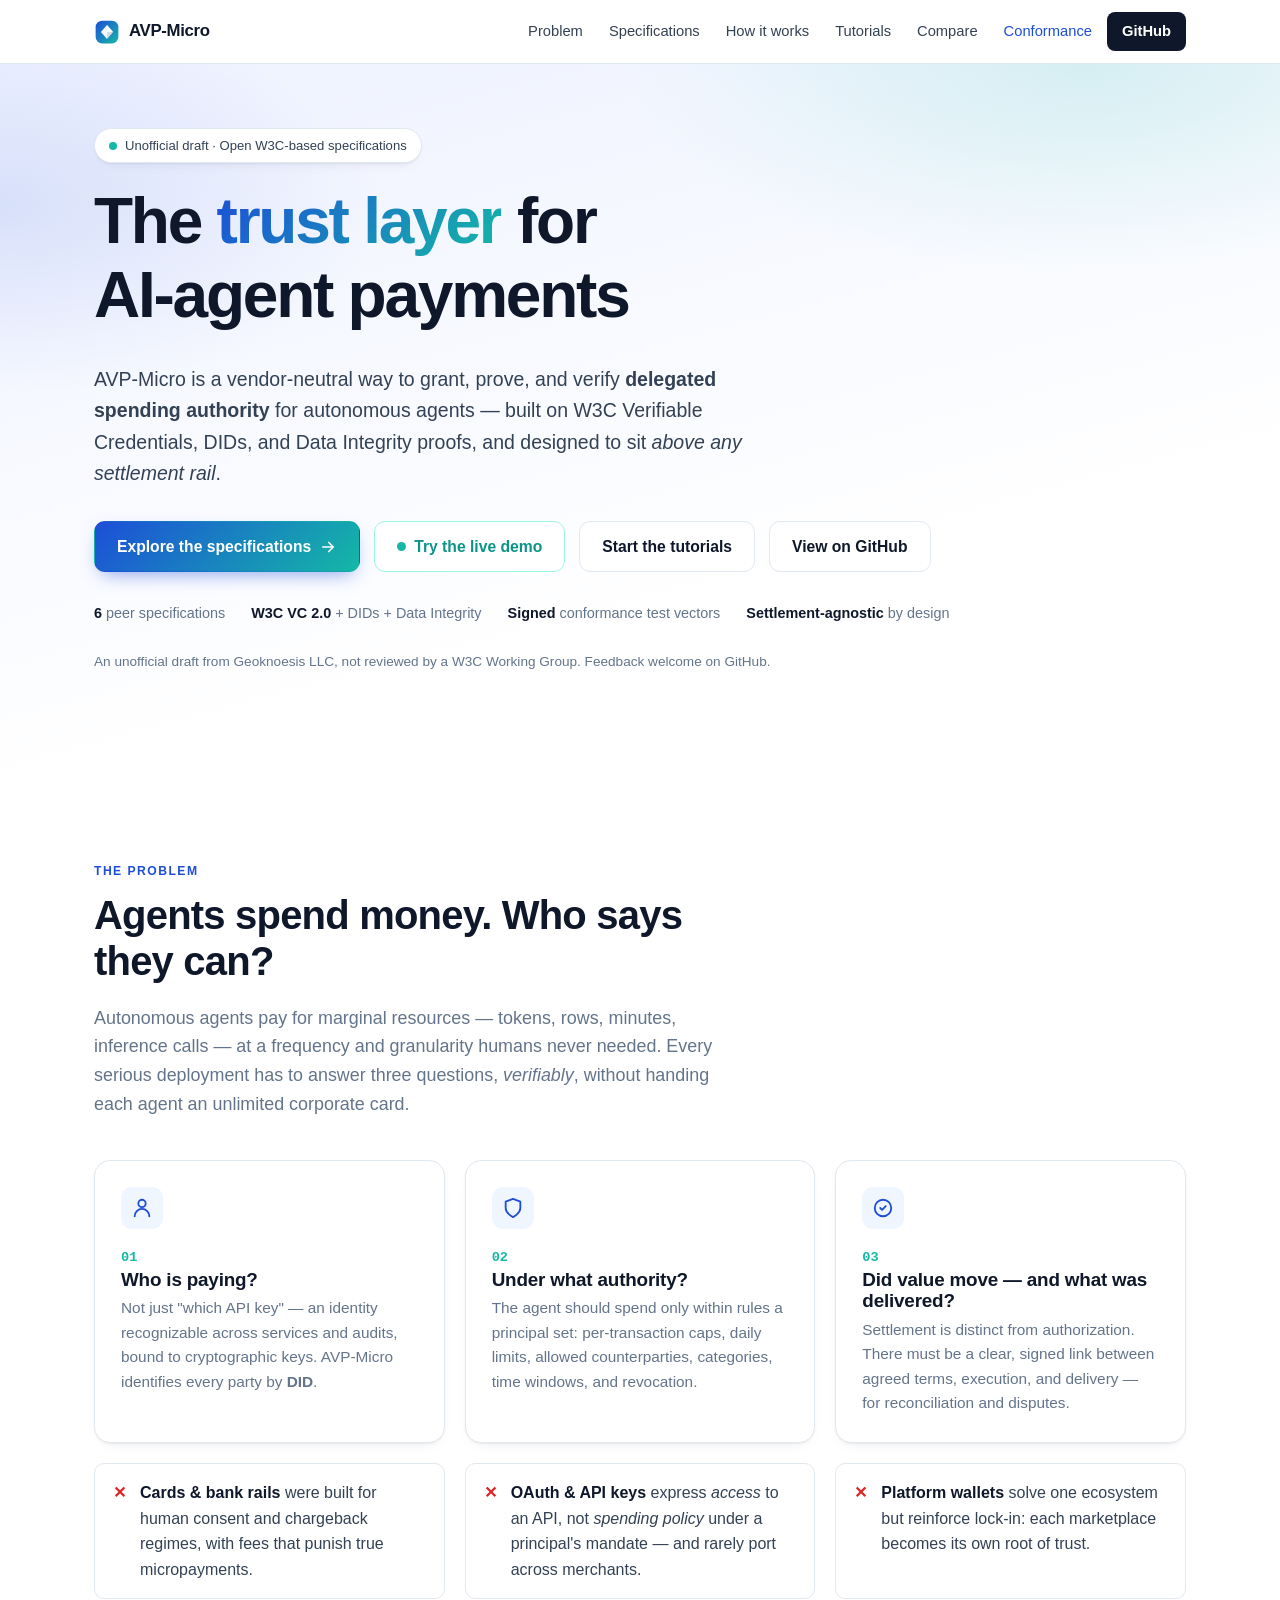
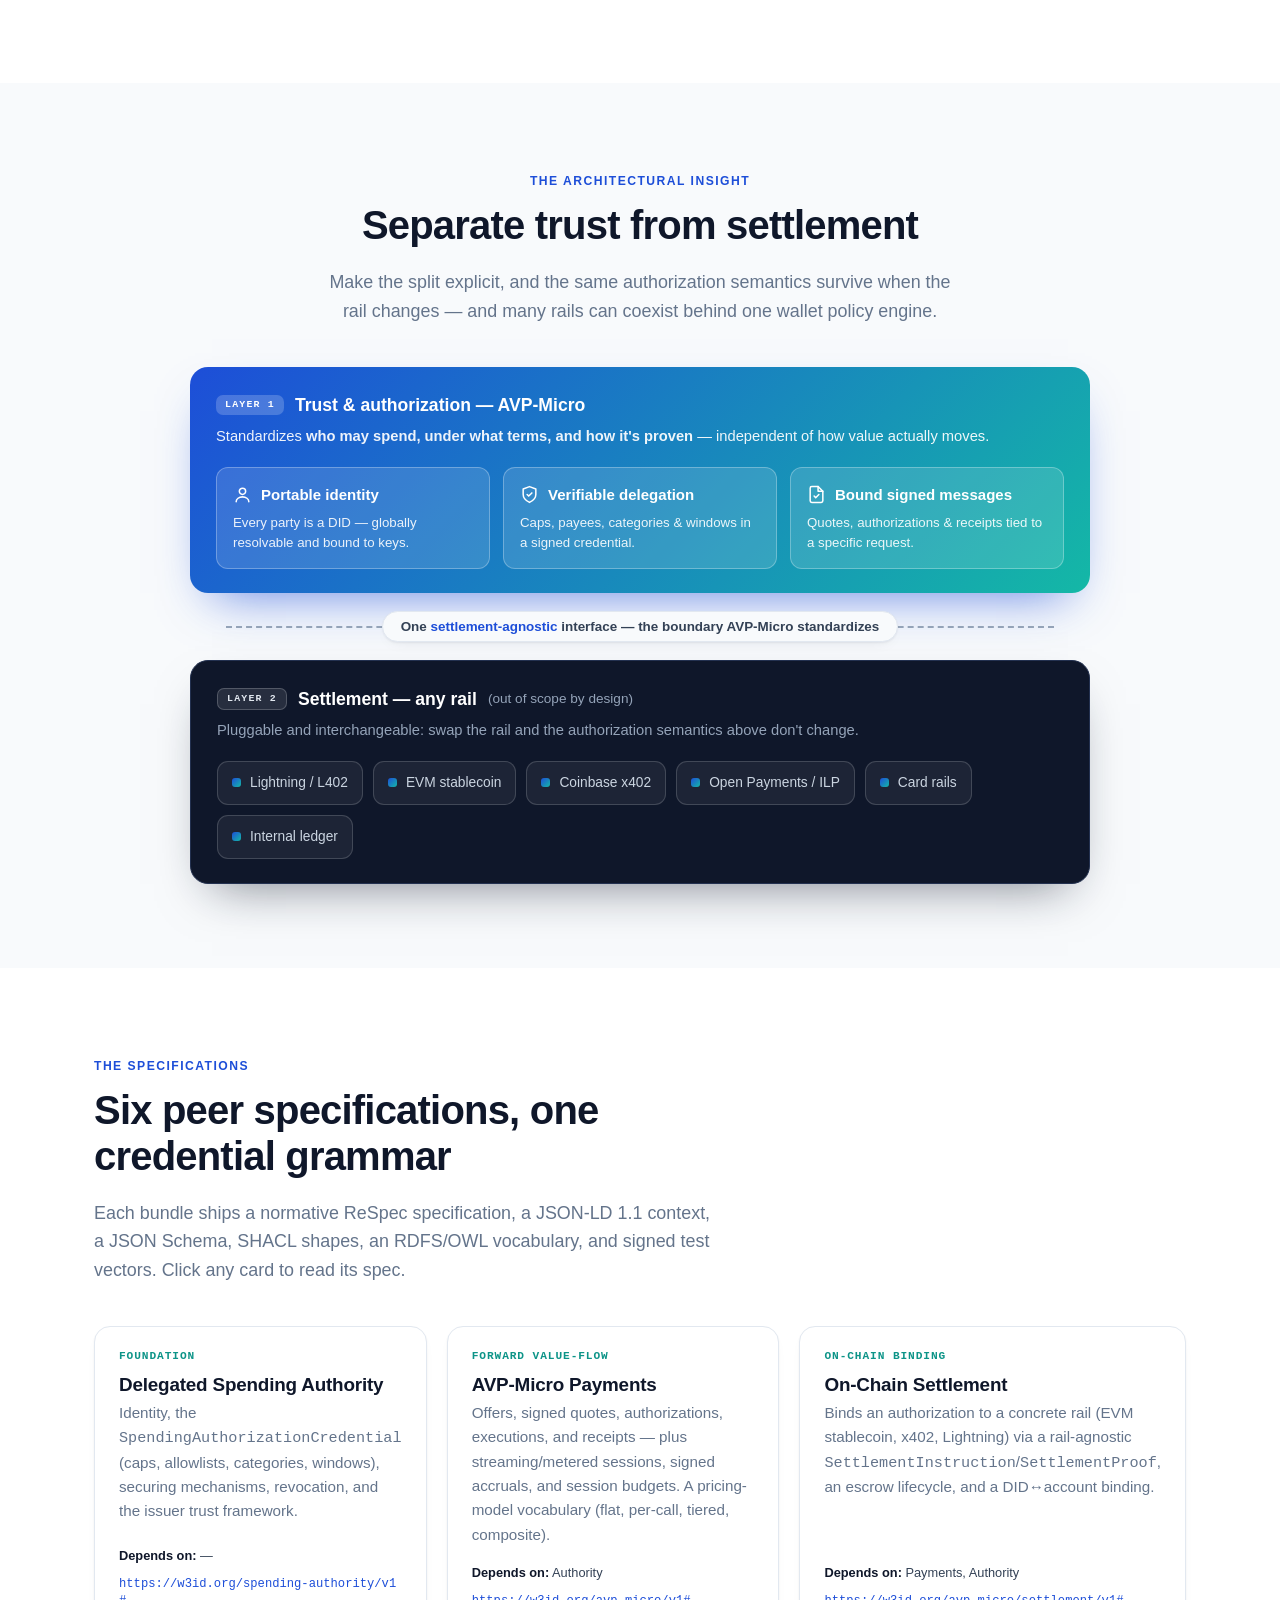
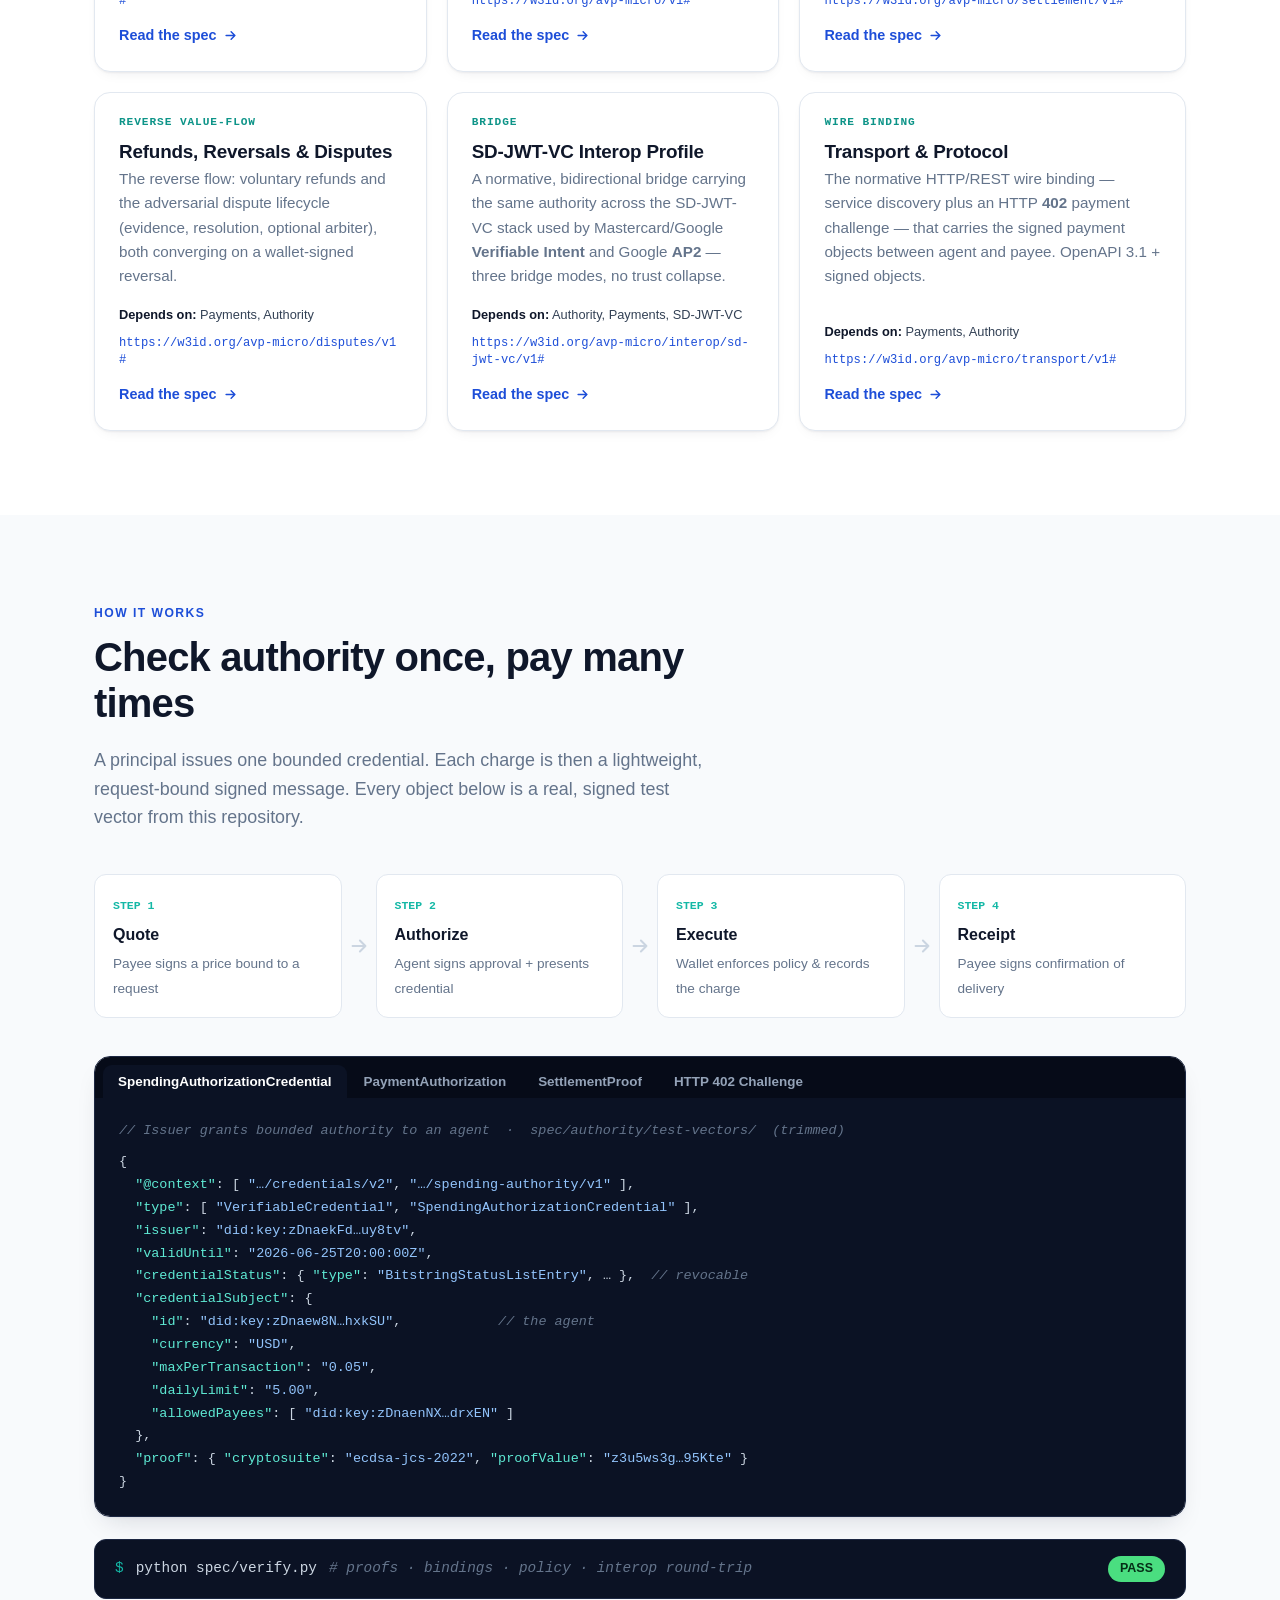
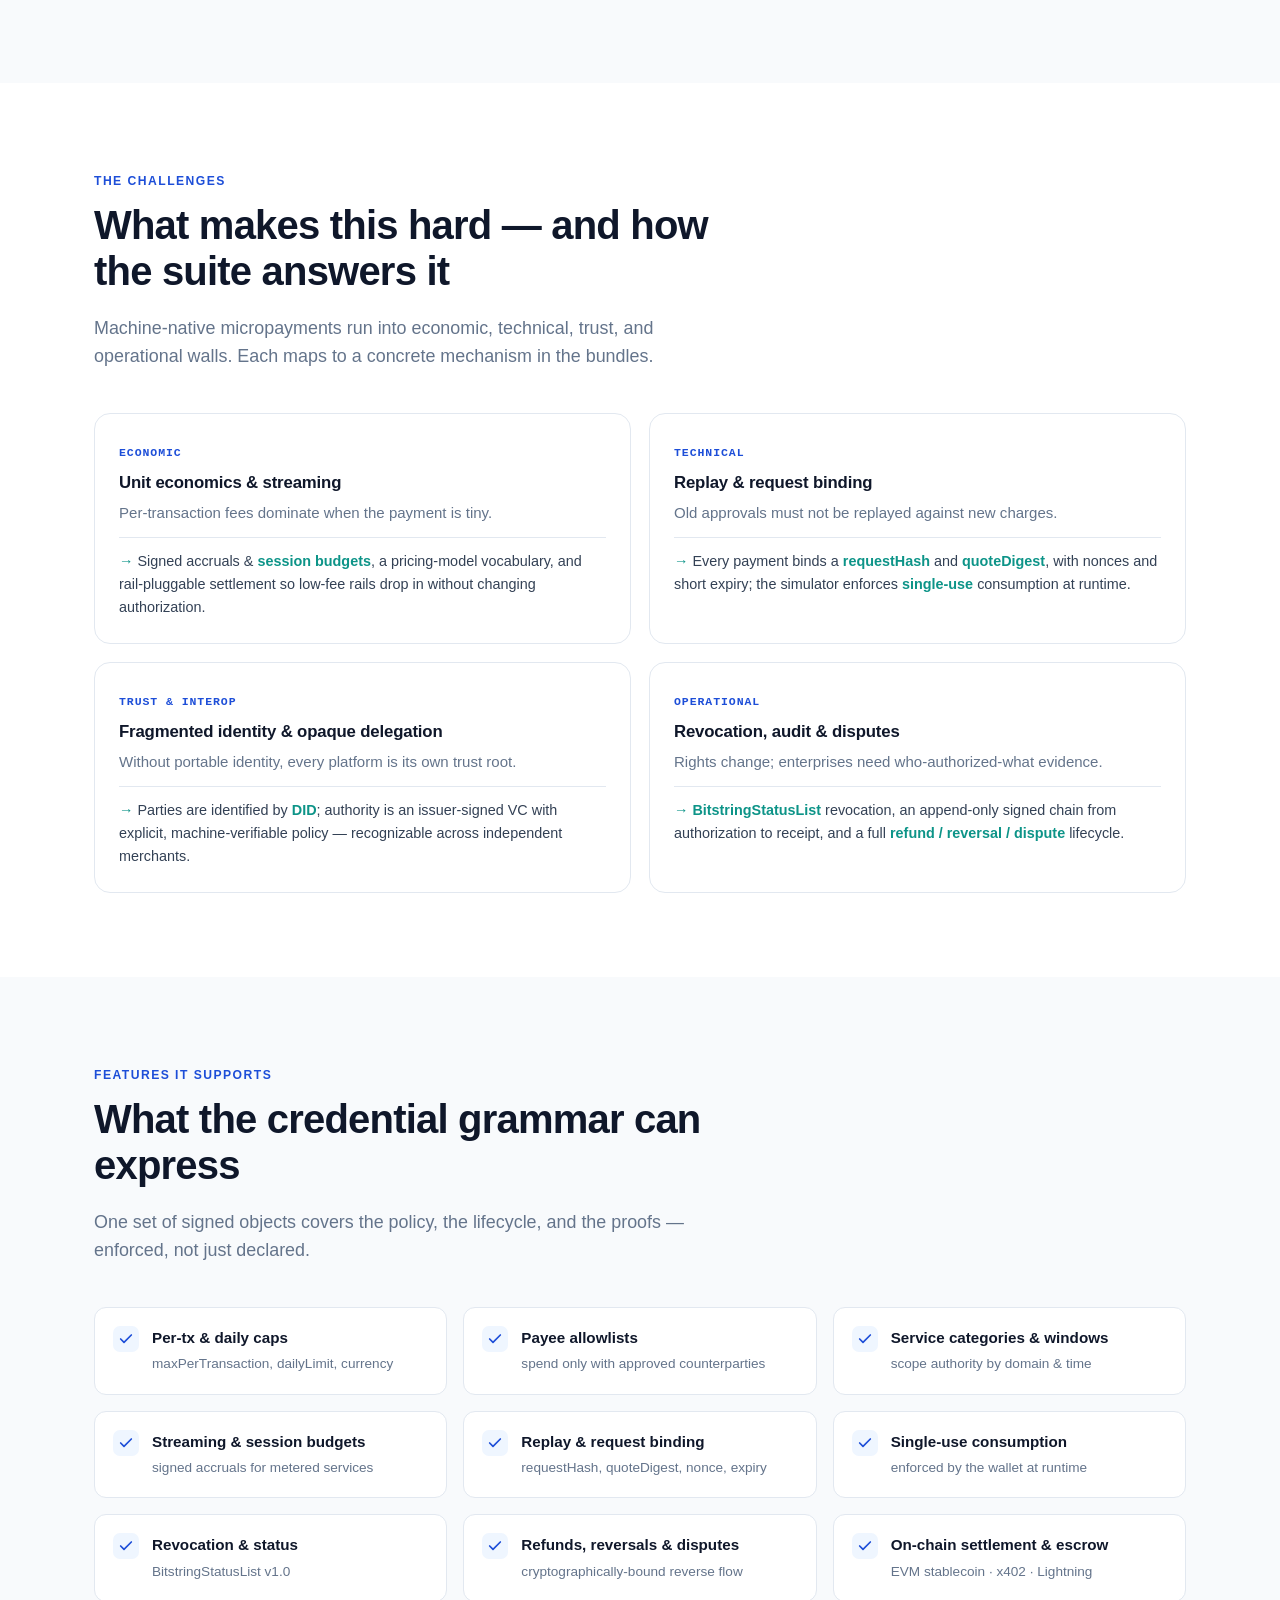
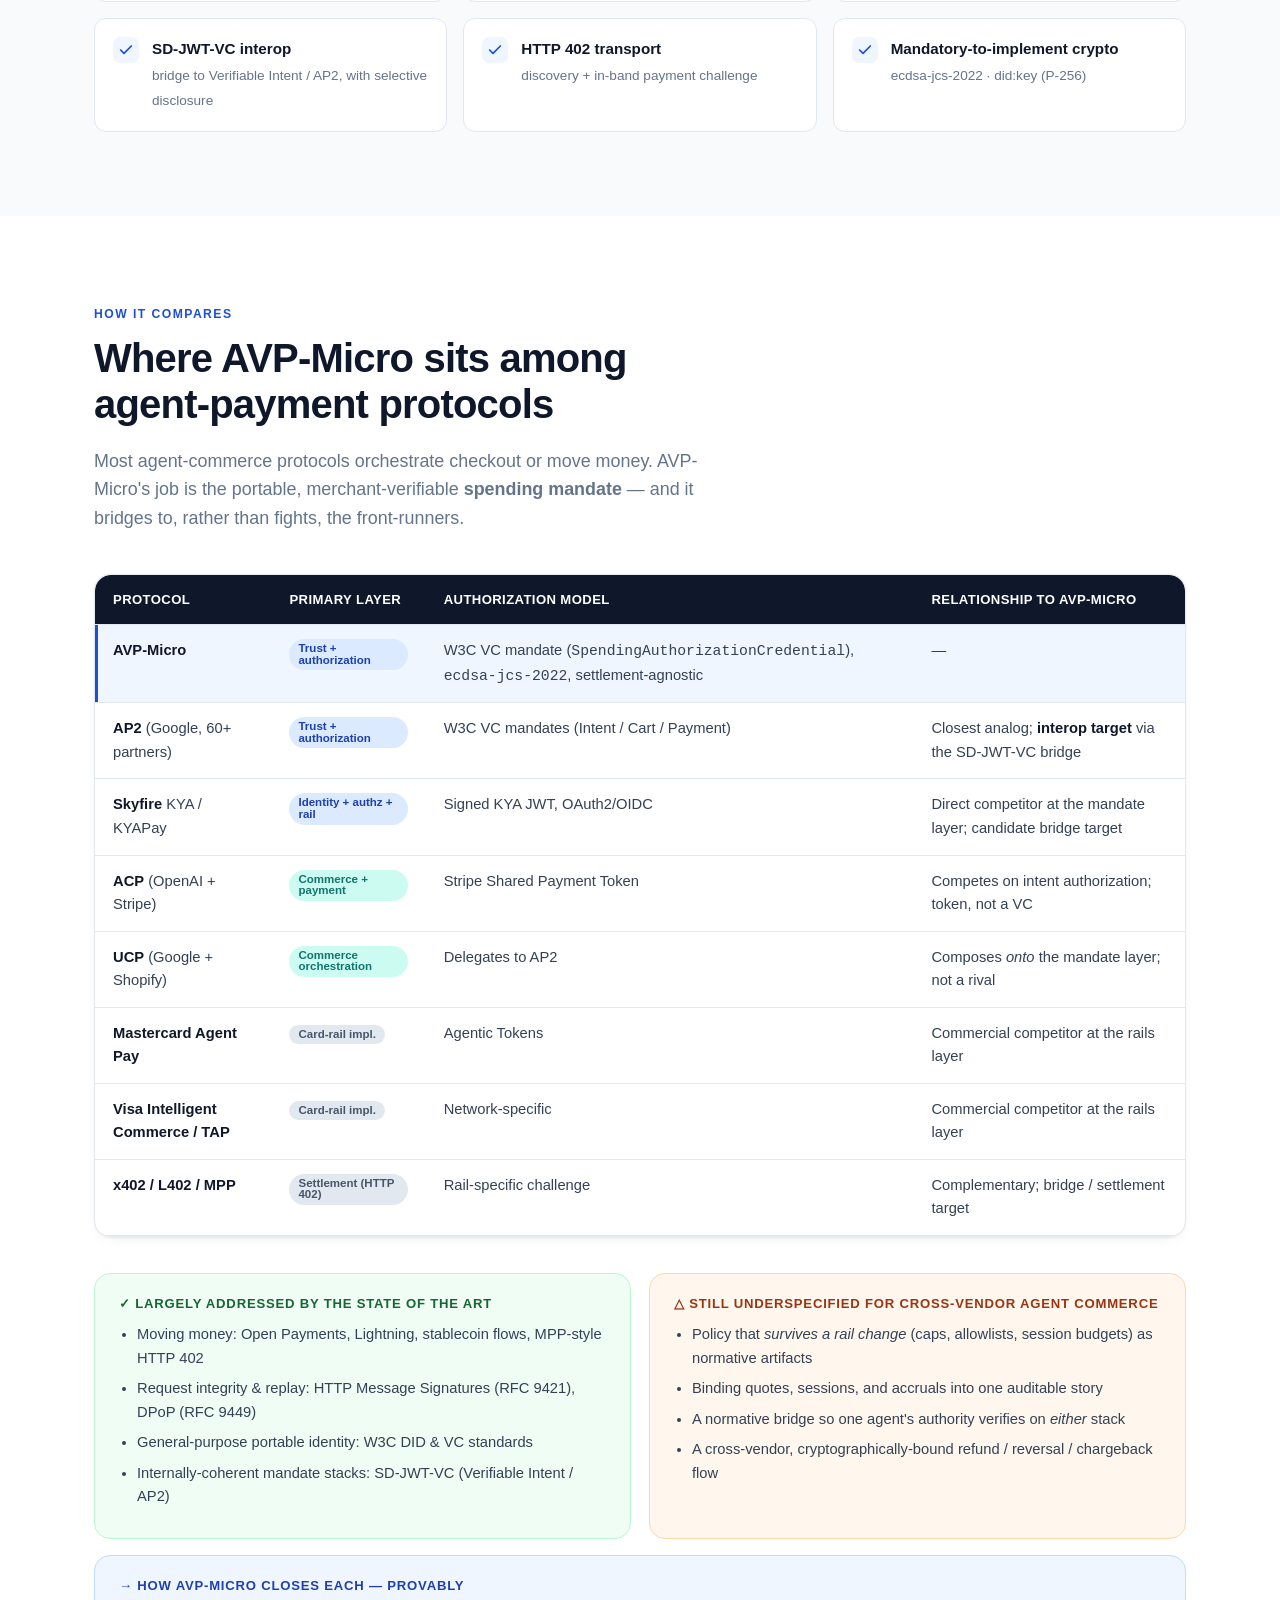
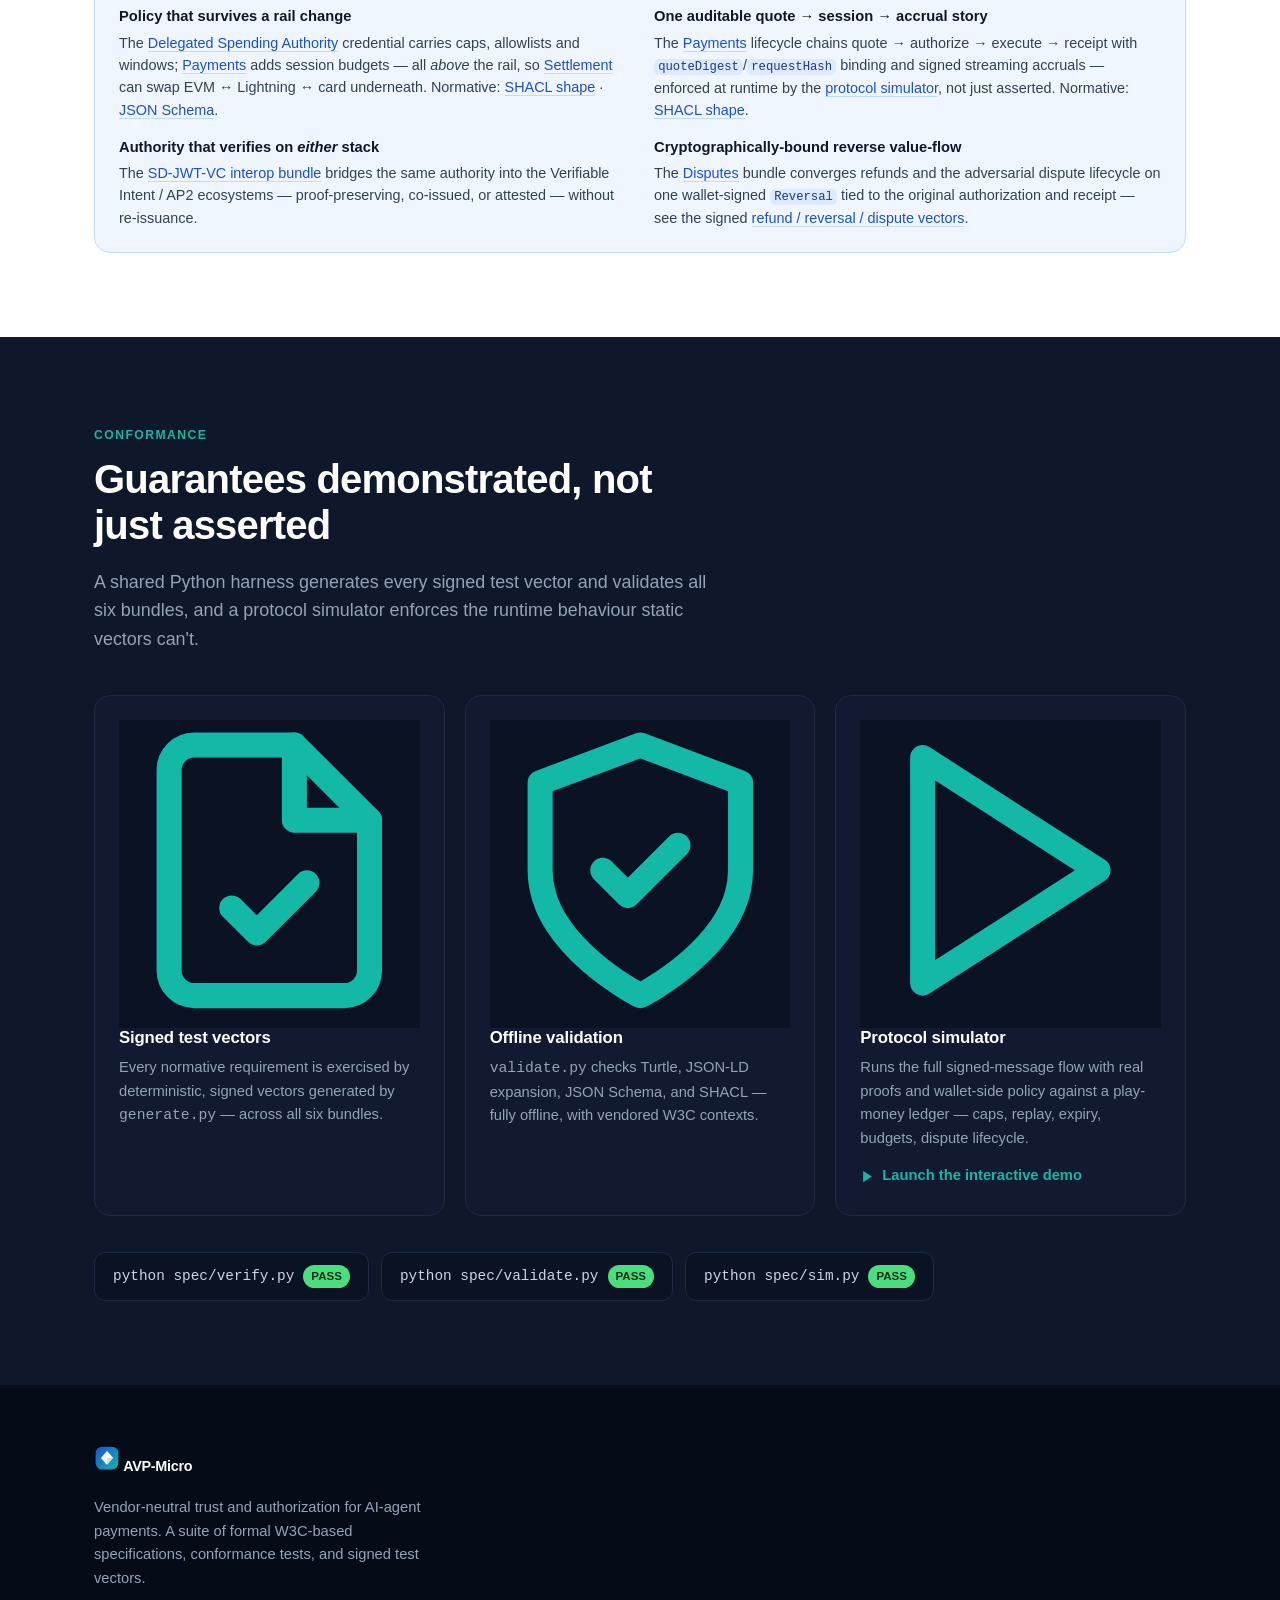
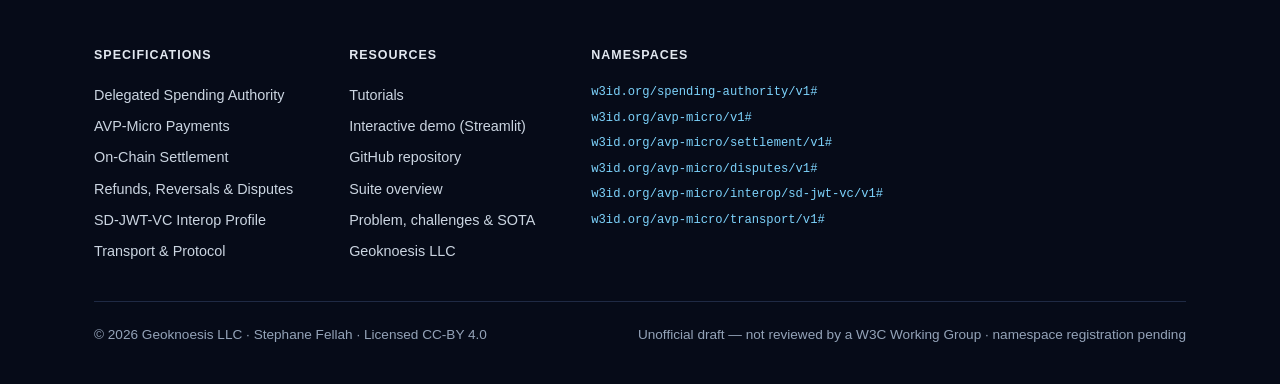
<file: index.html>
<!DOCTYPE html>
<html lang="en">
<head>
  <meta charset="utf-8">
  <meta name="viewport" content="width=device-width, initial-scale=1">
  <title>AVP-Micro — Verifiable trust &amp; authorization for AI-agent payments</title>
  <meta name="description" content="AVP-Micro is a vendor-neutral trust and authorization layer for AI-agent payments: six open specifications built on W3C Verifiable Credentials 2.0, DIDs, and Data Integrity proofs — delegated spending authority that any merchant can verify, above any settlement rail.">
  <link rel="canonical" href="https://geoknoesis.github.io/avp-micro-spec/">
  <link rel="icon" type="image/svg+xml" href="assets/favicon.svg">
  <link rel="stylesheet" href="assets/avp.css?v=3">

  <!-- Open Graph / Twitter -->
  <meta property="og:type" content="website">
  <meta property="og:title" content="AVP-Micro — the trust layer for AI-agent payments">
  <meta property="og:description" content="Six open specifications for delegated, verifiable spending authority — built on W3C VC 2.0, DIDs, and Data Integrity proofs, above any settlement rail.">
  <meta property="og:url" content="https://geoknoesis.github.io/avp-micro-spec/">
  <meta property="og:image" content="https://geoknoesis.github.io/avp-micro-spec/assets/og-image.svg">
  <meta name="twitter:card" content="summary_large_image">
  <meta name="twitter:title" content="AVP-Micro — the trust layer for AI-agent payments">
  <meta name="twitter:description" content="Delegated, verifiable spending authority for autonomous agents — six open W3C-based specifications, above any settlement rail.">
  <meta name="twitter:image" content="https://geoknoesis.github.io/avp-micro-spec/assets/og-image.svg">
</head>
<body>

<!-- ════════════════════ NAV ════════════════════ -->
<header class="nav">
  <div class="container nav-inner">
    <a class="brand" href="#top">
      <img src="assets/logo.svg" alt="" width="26" height="26">
      AVP-Micro
    </a>
    <button class="nav-toggle" aria-label="Toggle navigation" aria-expanded="false">
      <svg viewBox="0 0 24 24" fill="none" stroke="currentColor" stroke-width="2" stroke-linecap="round"><path d="M3 6h18M3 12h18M3 18h18"/></svg>
    </button>
    <nav class="nav-links" id="navLinks">
      <a href="#problem">Problem</a>
      <a href="#specs">Specifications</a>
      <a href="#how">How it works</a>
      <a href="tutorials/">Tutorials</a>
      <a href="#compare">Compare</a>
      <a href="#conformance">Conformance</a>
      <a class="nav-cta" href="https://github.com/geoknoesis/avp-micro-spec">GitHub</a>
    </nav>
  </div>
</header>

<main id="top">

<!-- ════════════════════ HERO ════════════════════ -->
<section class="hero" id="hero">
  <div class="container">
    <span class="hero-badge"><span class="dot"></span> Unofficial draft · Open W3C-based specifications</span>
    <h1>The <span class="grad">trust layer</span> for AI-agent payments</h1>
    <p class="hero-sub">
      AVP-Micro is a vendor-neutral way to grant, prove, and verify <strong>delegated spending
      authority</strong> for autonomous agents — built on W3C Verifiable Credentials, DIDs, and
      Data Integrity proofs, and designed to sit <em>above any settlement rail</em>.
    </p>
    <div class="hero-cta">
      <a class="btn btn-primary" href="#specs">Explore the specifications
        <svg viewBox="0 0 24 24" width="18" height="18" fill="none" stroke="currentColor" stroke-width="2.2" stroke-linecap="round" stroke-linejoin="round"><path d="M5 12h14M13 6l6 6-6 6"/></svg>
      </a>
      <a class="btn btn-demo" href="https://avp-micro-sim-demo-jhjzp6ra4fvqgxmpr7b3x8.streamlit.app/" target="_blank" rel="noopener"><span class="live-dot"></span> Try the live demo</a>
      <a class="btn btn-ghost" href="tutorials/">Start the tutorials</a>
      <a class="btn btn-ghost" href="https://github.com/geoknoesis/avp-micro-spec">View on GitHub</a>
    </div>
    <div class="hero-meta">
      <span><b>6</b> peer specifications</span>
      <span><b>W3C VC 2.0</b> + DIDs + Data Integrity</span>
      <span><b>Signed</b> conformance test vectors</span>
      <span><b>Settlement-agnostic</b> by design</span>
    </div>
    <p class="hero-note">An unofficial draft from Geoknoesis LLC, not reviewed by a W3C Working Group. Feedback welcome on GitHub.</p>
  </div>
</section>

<!-- ════════════════════ PROBLEM ════════════════════ -->
<section id="problem">
  <div class="container">
    <div class="section-head">
      <span class="eyebrow">The problem</span>
      <h2>Agents spend money. Who says they can?</h2>
      <p class="lead">
        Autonomous agents pay for marginal resources — tokens, rows, minutes, inference calls — at a
        frequency and granularity humans never needed. Every serious deployment has to answer three
        questions, <em>verifiably</em>, without handing each agent an unlimited corporate card.
      </p>
    </div>

    <div class="grid grid-3">
      <div class="card">
        <div class="ico"><svg viewBox="0 0 24 24" fill="none" stroke="currentColor" stroke-width="2" stroke-linecap="round" stroke-linejoin="round"><path d="M20 21a8 8 0 0 0-16 0"/><circle cx="12" cy="7" r="4"/></svg></div>
        <span class="q-num">01</span>
        <h3>Who is paying?</h3>
        <p>Not just "which API key" — an identity recognizable across services and audits, bound to cryptographic keys. AVP-Micro identifies every party by <strong>DID</strong>.</p>
      </div>
      <div class="card">
        <div class="ico"><svg viewBox="0 0 24 24" fill="none" stroke="currentColor" stroke-width="2" stroke-linecap="round" stroke-linejoin="round"><path d="M12 22s8-4 8-10V5l-8-3-8 3v7c0 6 8 10 8 10z"/></svg></div>
        <span class="q-num">02</span>
        <h3>Under what authority?</h3>
        <p>The agent should spend only within rules a principal set: per-transaction caps, daily limits, allowed counterparties, categories, time windows, and revocation.</p>
      </div>
      <div class="card">
        <div class="ico"><svg viewBox="0 0 24 24" fill="none" stroke="currentColor" stroke-width="2" stroke-linecap="round" stroke-linejoin="round"><path d="M9 12l2 2 4-4"/><circle cx="12" cy="12" r="9"/></svg></div>
        <span class="q-num">03</span>
        <h3>Did value move — and what was delivered?</h3>
        <p>Settlement is distinct from authorization. There must be a clear, signed link between agreed terms, execution, and delivery — for reconciliation and disputes.</p>
      </div>
    </div>

    <div class="grid grid-3" style="margin-top:20px">
      <div class="notcard"><span class="x">✕</span><div><b>Cards &amp; bank rails</b> were built for human consent and chargeback regimes, with fees that punish true micropayments.</div></div>
      <div class="notcard"><span class="x">✕</span><div><b>OAuth &amp; API keys</b> express <em>access</em> to an API, not <em>spending policy</em> under a principal's mandate — and rarely port across merchants.</div></div>
      <div class="notcard"><span class="x">✕</span><div><b>Platform wallets</b> solve one ecosystem but reinforce lock-in: each marketplace becomes its own root of trust.</div></div>
    </div>
  </div>
</section>

<!-- ════════════════════ INSIGHT ════════════════════ -->
<section class="section-soft" id="insight">
  <div class="container">
    <div class="section-head center">
      <span class="eyebrow">The architectural insight</span>
      <h2>Separate trust from settlement</h2>
      <p class="lead center">
        Make the split explicit, and the same authorization semantics survive when the rail changes —
        and many rails can coexist behind one wallet policy engine.
      </p>
    </div>

    <div class="arch">
      <div class="arch-layer arch-trust">
        <div class="arch-head"><span class="tag">Layer 1</span> Trust &amp; authorization — AVP-Micro</div>
        <div class="sub">Standardizes <em>who may spend, under what terms, and how it's proven</em> — independent of how value actually moves.</div>
        <div class="arch-pillars">
          <div class="arch-pillar">
            <div class="pi"><svg viewBox="0 0 24 24" fill="none" stroke="currentColor" stroke-width="1.9" stroke-linecap="round" stroke-linejoin="round"><circle cx="12" cy="8" r="4"/><path d="M4 21c0-3.3 3.6-6 8-6s8 2.7 8 6"/></svg> Portable identity</div>
            <p>Every party is a DID — globally resolvable and bound to keys.</p>
          </div>
          <div class="arch-pillar">
            <div class="pi"><svg viewBox="0 0 24 24" fill="none" stroke="currentColor" stroke-width="1.9" stroke-linecap="round" stroke-linejoin="round"><path d="M12 22s8-4 8-10V5l-8-3-8 3v7c0 6 8 10 8 10z"/><path d="M9 12l2 2 4-4"/></svg> Verifiable delegation</div>
            <p>Caps, payees, categories &amp; windows in a signed credential.</p>
          </div>
          <div class="arch-pillar">
            <div class="pi"><svg viewBox="0 0 24 24" fill="none" stroke="currentColor" stroke-width="1.9" stroke-linecap="round" stroke-linejoin="round"><path d="M14 2H6a2 2 0 0 0-2 2v16a2 2 0 0 0 2 2h12a2 2 0 0 0 2-2V8z"/><path d="M14 2v6h6"/><path d="M9 14l2 2 4-4"/></svg> Bound signed messages</div>
            <p>Quotes, authorizations &amp; receipts tied to a specific request.</p>
          </div>
        </div>
      </div>

      <div class="arch-interface">
        <span class="pill">One <b>settlement-agnostic</b> interface — the boundary AVP-Micro standardizes</span>
      </div>

      <div class="arch-layer arch-settle">
        <div class="arch-head"><span class="tag">Layer 2</span> Settlement — any rail <span class="muted">(out of scope by design)</span></div>
        <div class="sub">Pluggable and interchangeable: swap the rail and the authorization semantics above don't change.</div>
        <div class="arch-rails">
          <span class="rail-mod"><span class="dot"></span> Lightning / L402</span>
          <span class="rail-mod"><span class="dot"></span> EVM stablecoin</span>
          <span class="rail-mod"><span class="dot"></span> Coinbase x402</span>
          <span class="rail-mod"><span class="dot"></span> Open Payments / ILP</span>
          <span class="rail-mod"><span class="dot"></span> Card rails</span>
          <span class="rail-mod"><span class="dot"></span> Internal ledger</span>
        </div>
      </div>
    </div>
  </div>
</section>

<!-- ════════════════════ SPECIFICATIONS ════════════════════ -->
<section id="specs">
  <div class="container">
    <div class="section-head">
      <span class="eyebrow">The specifications</span>
      <h2>Six peer specifications, one credential grammar</h2>
      <p class="lead">
        Each bundle ships a normative ReSpec specification, a JSON-LD 1.1 context, a JSON Schema,
        SHACL shapes, an RDFS/OWL vocabulary, and signed test vectors. Click any card to read its spec.
      </p>
    </div>

    <div class="grid spec-grid">
      <a class="spec-card" href="spec/authority/">
        <span class="tag">Foundation</span>
        <h3>Delegated Spending Authority</h3>
        <p class="role">Identity, the <code>SpendingAuthorizationCredential</code> (caps, allowlists, categories, windows), securing mechanisms, revocation, and the issuer trust framework.</p>
        <div class="dep"><b>Depends on:</b> &mdash;</div>
        <div class="ns">https://w3id.org/spending-authority/v1#</div>
        <span class="go">Read the spec <svg viewBox="0 0 24 24" fill="none" stroke="currentColor" stroke-width="2.4" stroke-linecap="round" stroke-linejoin="round"><path d="M5 12h14M13 6l6 6-6 6"/></svg></span>
      </a>

      <a class="spec-card" href="spec/payments/">
        <span class="tag">Forward value-flow</span>
        <h3>AVP-Micro Payments</h3>
        <p class="role">Offers, signed quotes, authorizations, executions, and receipts — plus streaming/metered sessions, signed accruals, and session budgets. A pricing-model vocabulary (flat, per-call, tiered, composite).</p>
        <div class="dep"><b>Depends on:</b> Authority</div>
        <div class="ns">https://w3id.org/avp-micro/v1#</div>
        <span class="go">Read the spec <svg viewBox="0 0 24 24" fill="none" stroke="currentColor" stroke-width="2.4" stroke-linecap="round" stroke-linejoin="round"><path d="M5 12h14M13 6l6 6-6 6"/></svg></span>
      </a>

      <a class="spec-card" href="spec/settlement/">
        <span class="tag">On-chain binding</span>
        <h3>On-Chain Settlement</h3>
        <p class="role">Binds an authorization to a concrete rail (EVM stablecoin, x402, Lightning) via a rail-agnostic <code>SettlementInstruction</code>/<code>SettlementProof</code>, an escrow lifecycle, and a DID&#8596;account binding.</p>
        <div class="dep"><b>Depends on:</b> Payments, Authority</div>
        <div class="ns">https://w3id.org/avp-micro/settlement/v1#</div>
        <span class="go">Read the spec <svg viewBox="0 0 24 24" fill="none" stroke="currentColor" stroke-width="2.4" stroke-linecap="round" stroke-linejoin="round"><path d="M5 12h14M13 6l6 6-6 6"/></svg></span>
      </a>

      <a class="spec-card" href="spec/disputes/">
        <span class="tag">Reverse value-flow</span>
        <h3>Refunds, Reversals &amp; Disputes</h3>
        <p class="role">The reverse flow: voluntary refunds and the adversarial dispute lifecycle (evidence, resolution, optional arbiter), both converging on a wallet-signed reversal.</p>
        <div class="dep"><b>Depends on:</b> Payments, Authority</div>
        <div class="ns">https://w3id.org/avp-micro/disputes/v1#</div>
        <span class="go">Read the spec <svg viewBox="0 0 24 24" fill="none" stroke="currentColor" stroke-width="2.4" stroke-linecap="round" stroke-linejoin="round"><path d="M5 12h14M13 6l6 6-6 6"/></svg></span>
      </a>

      <a class="spec-card" href="spec/interop-sd-jwt-vc/">
        <span class="tag">Bridge</span>
        <h3>SD-JWT-VC Interop Profile</h3>
        <p class="role">A normative, bidirectional bridge carrying the same authority across the SD-JWT-VC stack used by Mastercard/Google <strong>Verifiable Intent</strong> and Google <strong>AP2</strong> — three bridge modes, no trust collapse.</p>
        <div class="dep"><b>Depends on:</b> Authority, Payments, SD-JWT-VC</div>
        <div class="ns">https://w3id.org/avp-micro/interop/sd-jwt-vc/v1#</div>
        <span class="go">Read the spec <svg viewBox="0 0 24 24" fill="none" stroke="currentColor" stroke-width="2.4" stroke-linecap="round" stroke-linejoin="round"><path d="M5 12h14M13 6l6 6-6 6"/></svg></span>
      </a>

      <a class="spec-card" href="spec/transport/">
        <span class="tag">Wire binding</span>
        <h3>Transport &amp; Protocol</h3>
        <p class="role">The normative HTTP/REST wire binding — service discovery plus an HTTP <strong>402</strong> payment challenge — that carries the signed payment objects between agent and payee. OpenAPI 3.1 + signed objects.</p>
        <div class="dep"><b>Depends on:</b> Payments, Authority</div>
        <div class="ns">https://w3id.org/avp-micro/transport/v1#</div>
        <span class="go">Read the spec <svg viewBox="0 0 24 24" fill="none" stroke="currentColor" stroke-width="2.4" stroke-linecap="round" stroke-linejoin="round"><path d="M5 12h14M13 6l6 6-6 6"/></svg></span>
      </a>
    </div>
  </div>
</section>

<!-- ════════════════════ HOW IT WORKS ════════════════════ -->
<section class="section-soft" id="how">
  <div class="container">
    <div class="section-head">
      <span class="eyebrow">How it works</span>
      <h2>Check authority once, pay many times</h2>
      <p class="lead">
        A principal issues one bounded credential. Each charge is then a lightweight, request-bound
        signed message. Every object below is a real, signed test vector from this repository.
      </p>
    </div>

    <div class="flow">
      <div class="flow-step"><span class="s">STEP 1</span><b>Quote</b><span>Payee signs a price bound to a request</span></div>
      <div class="flow-arrow"><svg viewBox="0 0 24 24" fill="none" stroke="currentColor" stroke-width="2.2" stroke-linecap="round" stroke-linejoin="round"><path d="M5 12h14M13 6l6 6-6 6"/></svg></div>
      <div class="flow-step"><span class="s">STEP 2</span><b>Authorize</b><span>Agent signs approval + presents credential</span></div>
      <div class="flow-arrow"><svg viewBox="0 0 24 24" fill="none" stroke="currentColor" stroke-width="2.2" stroke-linecap="round" stroke-linejoin="round"><path d="M5 12h14M13 6l6 6-6 6"/></svg></div>
      <div class="flow-step"><span class="s">STEP 3</span><b>Execute</b><span>Wallet enforces policy &amp; records the charge</span></div>
      <div class="flow-arrow"><svg viewBox="0 0 24 24" fill="none" stroke="currentColor" stroke-width="2.2" stroke-linecap="round" stroke-linejoin="round"><path d="M5 12h14M13 6l6 6-6 6"/></svg></div>
      <div class="flow-step"><span class="s">STEP 4</span><b>Receipt</b><span>Payee signs confirmation of delivery</span></div>
    </div>

    <div class="codepanel">
      <div class="tabs" role="tablist" aria-label="Signed object examples">
        <button class="tab" role="tab" aria-selected="true"  aria-controls="ex-auth"   id="tab-auth">SpendingAuthorizationCredential</button>
        <button class="tab" role="tab" aria-selected="false" aria-controls="ex-payauth" id="tab-payauth">PaymentAuthorization</button>
        <button class="tab" role="tab" aria-selected="false" aria-controls="ex-settle"  id="tab-settle">SettlementProof</button>
        <button class="tab" role="tab" aria-selected="false" aria-controls="ex-402"     id="tab-402">HTTP 402 Challenge</button>
      </div>
      <div class="code-body">
<pre class="codeblock" role="tabpanel" id="ex-auth" aria-labelledby="tab-auth"><span class="cap c">// Issuer grants bounded authority to an agent  ·  spec/authority/test-vectors/  (trimmed)</span>{
  <span class="k">"@context"</span>: [ <span class="s">"…/credentials/v2"</span>, <span class="s">"…/spending-authority/v1"</span> ],
  <span class="k">"type"</span>: [ <span class="s">"VerifiableCredential"</span>, <span class="s">"SpendingAuthorizationCredential"</span> ],
  <span class="k">"issuer"</span>: <span class="s">"did:key:zDnaekFd…uy8tv"</span>,
  <span class="k">"validUntil"</span>: <span class="s">"2026-06-25T20:00:00Z"</span>,
  <span class="k">"credentialStatus"</span>: { <span class="k">"type"</span>: <span class="s">"BitstringStatusListEntry"</span>, … },  <span class="c">// revocable</span>
  <span class="k">"credentialSubject"</span>: {
    <span class="k">"id"</span>: <span class="s">"did:key:zDnaew8N…hxkSU"</span>,            <span class="c">// the agent</span>
    <span class="k">"currency"</span>: <span class="s">"USD"</span>,
    <span class="k">"maxPerTransaction"</span>: <span class="s">"0.05"</span>,
    <span class="k">"dailyLimit"</span>: <span class="s">"5.00"</span>,
    <span class="k">"allowedPayees"</span>: [ <span class="s">"did:key:zDnaenNX…drxEN"</span> ]
  },
  <span class="k">"proof"</span>: { <span class="k">"cryptosuite"</span>: <span class="s">"ecdsa-jcs-2022"</span>, <span class="k">"proofValue"</span>: <span class="s">"z3u5ws3g…95Kte"</span> }
}</pre>

<pre class="codeblock" role="tabpanel" id="ex-payauth" aria-labelledby="tab-payauth" hidden><span class="cap c">// Agent approves a specific quote, bound to the request  ·  spec/payments/test-vectors/  (trimmed)</span>{
  <span class="k">"type"</span>: <span class="s">"PaymentAuthorization"</span>,
  <span class="k">"quote"</span>: <span class="s">"urn:avp:quote:789"</span>,
  <span class="k">"quoteDigest"</span>: <span class="s">"sha-256:EuScAr2q…MbFg"</span>,        <span class="c">// binds to the quote</span>
  <span class="k">"payer"</span>: <span class="s">"did:key:zDnaew8N…hxkSU"</span>,
  <span class="k">"payee"</span>: <span class="s">"did:key:zDnaenNX…drxEN"</span>,
  <span class="k">"amount"</span>: <span class="s">"0.001"</span>,
  <span class="k">"currency"</span>: <span class="s">"USD"</span>,
  <span class="k">"requestHash"</span>: <span class="s">"sha-256:-DqOvoa7…O_0M"</span>,         <span class="c">// binds to the request</span>
  <span class="k">"expires"</span>: <span class="s">"2026-03-25T21:31:02Z"</span>,
  <span class="k">"nonce"</span>: <span class="s">"n-39102"</span>,                          <span class="c">// single-use · anti-replay</span>
  <span class="k">"vp"</span>: { <span class="k">"type"</span>: <span class="s">"VerifiablePresentation"</span>, … },  <span class="c">// carries the credential above</span>
  <span class="k">"proof"</span>: { <span class="k">"cryptosuite"</span>: <span class="s">"ecdsa-jcs-2022"</span>, <span class="k">"proofValue"</span>: <span class="s">"z2ro1yMp…1V7N6"</span> }
}</pre>

<pre class="codeblock" role="tabpanel" id="ex-settle" aria-labelledby="tab-settle" hidden><span class="cap c">// Optional: bind the payment to on-chain settlement  ·  spec/settlement/test-vectors/  (trimmed)</span>{
  <span class="k">"type"</span>: <span class="s">"SettlementProof"</span>,
  <span class="k">"execution"</span>: <span class="s">"urn:avp:exec:555"</span>,
  <span class="k">"chain"</span>: <span class="s">"eip155:8453"</span>,                       <span class="c">// Base</span>
  <span class="k">"transaction"</span>: <span class="s">"0x5329ecf0…d1aedb"</span>,
  <span class="k">"settledAmountBase"</span>: <span class="s">"1000"</span>,
  <span class="k">"asset"</span>: <span class="s">"eip155:8453/erc20:0x8335…2913"</span>,    <span class="c">// USDC</span>
  <span class="k">"confirmations"</span>: <span class="n">12</span>,
  <span class="k">"finality"</span>: <span class="s">"final"</span>,
  <span class="k">"proof"</span>: { <span class="k">"cryptosuite"</span>: <span class="s">"ecdsa-jcs-2022"</span>, <span class="k">"proofValue"</span>: <span class="s">"z22vE8mB…LiLbSG"</span> }
}</pre>

<pre class="codeblock" role="tabpanel" id="ex-402" aria-labelledby="tab-402" hidden><span class="cap c">// Payee asks for payment in-band  ·  spec/transport/test-vectors/  (trimmed)</span><span class="n">HTTP/1.1 402 Payment Required</span>
<span class="k">Content-Type</span>: application/json
{
  <span class="k">"type"</span>: <span class="s">"PaymentChallenge"</span>,
  <span class="k">"payee"</span>: <span class="s">"did:key:zDnaenNX…drxEN"</span>,
  <span class="k">"quote"</span>: <span class="s">"urn:avp:quote:789"</span>,
  <span class="k">"challenge"</span>: <span class="s">"txp-nonce-7f3a9c2e"</span>,
  <span class="k">"acceptedSettlementRails"</span>: [
    <span class="s">"…/settlement/v1#rail-evm-stablecoin"</span>,
    <span class="s">"…/settlement/v1#rail-x402"</span>
  ],
  <span class="k">"expires"</span>: <span class="s">"2026-03-25T21:36:00Z"</span>,
  <span class="k">"proof"</span>: { <span class="k">"cryptosuite"</span>: <span class="s">"ecdsa-jcs-2022"</span>, <span class="k">"proofValue"</span>: <span class="s">"z53jFJTK…phEAM"</span> }
}</pre>
      </div>
    </div>

    <div class="runline">
      <span class="prompt">$</span> python spec/verify.py
      <span class="c" style="color:var(--code-com)"># proofs · bindings · policy · interop round-trip</span>
      <span class="pass">PASS</span>
    </div>
  </div>
</section>

<!-- ════════════════════ CHALLENGES ════════════════════ -->
<section id="challenges">
  <div class="container">
    <div class="section-head">
      <span class="eyebrow">The challenges</span>
      <h2>What makes this hard — and how the suite answers it</h2>
      <p class="lead">
        Machine-native micropayments run into economic, technical, trust, and operational walls.
        Each maps to a concrete mechanism in the bundles.
      </p>
    </div>

    <div class="chal">
      <div class="chal-card">
        <span class="cat">Economic</span>
        <h3>Unit economics &amp; streaming</h3>
        <p>Per-transaction fees dominate when the payment is tiny.</p>
        <div class="fix"><b>→</b> Signed accruals &amp; <b>session budgets</b>, a pricing-model vocabulary, and rail-pluggable settlement so low-fee rails drop in without changing authorization.</div>
      </div>
      <div class="chal-card">
        <span class="cat">Technical</span>
        <h3>Replay &amp; request binding</h3>
        <p>Old approvals must not be replayed against new charges.</p>
        <div class="fix"><b>→</b> Every payment binds a <b>requestHash</b> and <b>quoteDigest</b>, with nonces and short expiry; the simulator enforces <b>single-use</b> consumption at runtime.</div>
      </div>
      <div class="chal-card">
        <span class="cat">Trust &amp; interop</span>
        <h3>Fragmented identity &amp; opaque delegation</h3>
        <p>Without portable identity, every platform is its own trust root.</p>
        <div class="fix"><b>→</b> Parties are identified by <b>DID</b>; authority is an issuer-signed VC with explicit, machine-verifiable policy — recognizable across independent merchants.</div>
      </div>
      <div class="chal-card">
        <span class="cat">Operational</span>
        <h3>Revocation, audit &amp; disputes</h3>
        <p>Rights change; enterprises need who-authorized-what evidence.</p>
        <div class="fix"><b>→</b> <b>BitstringStatusList</b> revocation, an append-only signed chain from authorization to receipt, and a full <b>refund / reversal / dispute</b> lifecycle.</div>
      </div>
    </div>
  </div>
</section>

<!-- ════════════════════ FEATURES ════════════════════ -->
<section class="section-soft" id="features">
  <div class="container">
    <div class="section-head">
      <span class="eyebrow">Features it supports</span>
      <h2>What the credential grammar can express</h2>
      <p class="lead">One set of signed objects covers the policy, the lifecycle, and the proofs — enforced, not just declared.</p>
    </div>

    <div class="grid feat-grid">
      <div class="feat"><span class="ck"><svg viewBox="0 0 24 24" fill="none" stroke="currentColor" stroke-width="2.5" stroke-linecap="round" stroke-linejoin="round"><path d="M20 6 9 17l-5-5"/></svg></span><div><b>Per-tx &amp; daily caps</b><span>maxPerTransaction, dailyLimit, currency</span></div></div>
      <div class="feat"><span class="ck"><svg viewBox="0 0 24 24" fill="none" stroke="currentColor" stroke-width="2.5" stroke-linecap="round" stroke-linejoin="round"><path d="M20 6 9 17l-5-5"/></svg></span><div><b>Payee allowlists</b><span>spend only with approved counterparties</span></div></div>
      <div class="feat"><span class="ck"><svg viewBox="0 0 24 24" fill="none" stroke="currentColor" stroke-width="2.5" stroke-linecap="round" stroke-linejoin="round"><path d="M20 6 9 17l-5-5"/></svg></span><div><b>Service categories &amp; windows</b><span>scope authority by domain &amp; time</span></div></div>
      <div class="feat"><span class="ck"><svg viewBox="0 0 24 24" fill="none" stroke="currentColor" stroke-width="2.5" stroke-linecap="round" stroke-linejoin="round"><path d="M20 6 9 17l-5-5"/></svg></span><div><b>Streaming &amp; session budgets</b><span>signed accruals for metered services</span></div></div>
      <div class="feat"><span class="ck"><svg viewBox="0 0 24 24" fill="none" stroke="currentColor" stroke-width="2.5" stroke-linecap="round" stroke-linejoin="round"><path d="M20 6 9 17l-5-5"/></svg></span><div><b>Replay &amp; request binding</b><span>requestHash, quoteDigest, nonce, expiry</span></div></div>
      <div class="feat"><span class="ck"><svg viewBox="0 0 24 24" fill="none" stroke="currentColor" stroke-width="2.5" stroke-linecap="round" stroke-linejoin="round"><path d="M20 6 9 17l-5-5"/></svg></span><div><b>Single-use consumption</b><span>enforced by the wallet at runtime</span></div></div>
      <div class="feat"><span class="ck"><svg viewBox="0 0 24 24" fill="none" stroke="currentColor" stroke-width="2.5" stroke-linecap="round" stroke-linejoin="round"><path d="M20 6 9 17l-5-5"/></svg></span><div><b>Revocation &amp; status</b><span>BitstringStatusList v1.0</span></div></div>
      <div class="feat"><span class="ck"><svg viewBox="0 0 24 24" fill="none" stroke="currentColor" stroke-width="2.5" stroke-linecap="round" stroke-linejoin="round"><path d="M20 6 9 17l-5-5"/></svg></span><div><b>Refunds, reversals &amp; disputes</b><span>cryptographically-bound reverse flow</span></div></div>
      <div class="feat"><span class="ck"><svg viewBox="0 0 24 24" fill="none" stroke="currentColor" stroke-width="2.5" stroke-linecap="round" stroke-linejoin="round"><path d="M20 6 9 17l-5-5"/></svg></span><div><b>On-chain settlement &amp; escrow</b><span>EVM stablecoin · x402 · Lightning</span></div></div>
      <div class="feat"><span class="ck"><svg viewBox="0 0 24 24" fill="none" stroke="currentColor" stroke-width="2.5" stroke-linecap="round" stroke-linejoin="round"><path d="M20 6 9 17l-5-5"/></svg></span><div><b>SD-JWT-VC interop</b><span>bridge to Verifiable Intent / AP2, with selective disclosure</span></div></div>
      <div class="feat"><span class="ck"><svg viewBox="0 0 24 24" fill="none" stroke="currentColor" stroke-width="2.5" stroke-linecap="round" stroke-linejoin="round"><path d="M20 6 9 17l-5-5"/></svg></span><div><b>HTTP 402 transport</b><span>discovery + in-band payment challenge</span></div></div>
      <div class="feat"><span class="ck"><svg viewBox="0 0 24 24" fill="none" stroke="currentColor" stroke-width="2.5" stroke-linecap="round" stroke-linejoin="round"><path d="M20 6 9 17l-5-5"/></svg></span><div><b>Mandatory-to-implement crypto</b><span>ecdsa-jcs-2022 · did:key (P-256)</span></div></div>
    </div>
  </div>
</section>

<!-- ════════════════════ COMPARE ════════════════════ -->
<section id="compare">
  <div class="container">
    <div class="section-head">
      <span class="eyebrow">How it compares</span>
      <h2>Where AVP-Micro sits among agent-payment protocols</h2>
      <p class="lead">
        Most agent-commerce protocols orchestrate checkout or move money. AVP-Micro's job is the
        portable, merchant-verifiable <strong>spending mandate</strong> — and it bridges to, rather
        than fights, the front-runners.
      </p>
    </div>

    <div class="table-wrap">
      <table class="cmp">
        <thead>
          <tr><th>Protocol</th><th>Primary layer</th><th>Authorization model</th><th>Relationship to AVP-Micro</th></tr>
        </thead>
        <tbody>
          <tr class="self">
            <td><b>AVP-Micro</b></td>
            <td><span class="pill pill-blue">Trust + authorization</span></td>
            <td>W3C VC mandate (<code>SpendingAuthorizationCredential</code>), <code>ecdsa-jcs-2022</code>, settlement-agnostic</td>
            <td>&mdash;</td>
          </tr>
          <tr>
            <td><b>AP2</b> (Google, 60+ partners)</td>
            <td><span class="pill pill-blue">Trust + authorization</span></td>
            <td>W3C VC mandates (Intent / Cart / Payment)</td>
            <td>Closest analog; <b>interop target</b> via the SD-JWT-VC bridge</td>
          </tr>
          <tr>
            <td><b>Skyfire</b> KYA / KYAPay</td>
            <td><span class="pill pill-blue">Identity + authz + rail</span></td>
            <td>Signed KYA JWT, OAuth2/OIDC</td>
            <td>Direct competitor at the mandate layer; candidate bridge target</td>
          </tr>
          <tr>
            <td><b>ACP</b> (OpenAI + Stripe)</td>
            <td><span class="pill pill-teal">Commerce + payment</span></td>
            <td>Stripe Shared Payment Token</td>
            <td>Competes on intent authorization; token, not a VC</td>
          </tr>
          <tr>
            <td><b>UCP</b> (Google + Shopify)</td>
            <td><span class="pill pill-teal">Commerce orchestration</span></td>
            <td>Delegates to AP2</td>
            <td>Composes <em>onto</em> the mandate layer; not a rival</td>
          </tr>
          <tr>
            <td><b>Mastercard Agent Pay</b></td>
            <td><span class="pill pill-gray">Card-rail impl.</span></td>
            <td>Agentic Tokens</td>
            <td>Commercial competitor at the rails layer</td>
          </tr>
          <tr>
            <td><b>Visa Intelligent Commerce / TAP</b></td>
            <td><span class="pill pill-gray">Card-rail impl.</span></td>
            <td>Network-specific</td>
            <td>Commercial competitor at the rails layer</td>
          </tr>
          <tr>
            <td><b>x402 / L402 / MPP</b></td>
            <td><span class="pill pill-gray">Settlement (HTTP 402)</span></td>
            <td>Rail-specific challenge</td>
            <td>Complementary; bridge / settlement target</td>
          </tr>
        </tbody>
      </table>
    </div>

    <div class="grid gap-grid">
      <div class="gap-card gap-have">
        <h4>✓ Largely addressed by the state of the art</h4>
        <ul>
          <li>Moving money: Open Payments, Lightning, stablecoin flows, MPP-style HTTP 402</li>
          <li>Request integrity &amp; replay: HTTP Message Signatures (RFC 9421), DPoP (RFC 9449)</li>
          <li>General-purpose portable identity: W3C DID &amp; VC standards</li>
          <li>Internally-coherent mandate stacks: SD-JWT-VC (Verifiable Intent / AP2)</li>
        </ul>
      </div>
      <div class="gap-card gap-need">
        <h4>△ Still underspecified for cross-vendor agent commerce</h4>
        <ul>
          <li>Policy that <em>survives a rail change</em> (caps, allowlists, session budgets) as normative artifacts</li>
          <li>Binding quotes, sessions, and accruals into one auditable story</li>
          <li>A normative bridge so one agent's authority verifies on <em>either</em> stack</li>
          <li>A cross-vendor, cryptographically-bound refund / reversal / chargeback flow</li>
        </ul>
      </div>
      <div class="gap-card gap-fill">
        <h4>→ How AVP-Micro closes each — provably</h4>
        <dl class="gap-map">
          <div>
            <dt>Policy that survives a rail change</dt>
            <dd>The <a href="spec/authority/">Delegated Spending Authority</a> credential carries caps, allowlists and windows; <a href="spec/payments/">Payments</a> adds session budgets — all <em>above</em> the rail, so <a href="spec/settlement/">Settlement</a> can swap EVM ↔ Lightning ↔ card underneath. Normative: <a href="spec/authority/shapes/dsa-shapes.ttl">SHACL shape</a> · <a href="spec/authority/schemas/dsa.schema.json">JSON Schema</a>.</dd>
          </div>
          <div>
            <dt>One auditable quote → session → accrual story</dt>
            <dd>The <a href="spec/payments/">Payments</a> lifecycle chains quote → authorize → execute → receipt with <code>quoteDigest</code>/<code>requestHash</code> binding and signed streaming accruals — enforced at runtime by the <a href="spec/sim-scenarios.json">protocol simulator</a>, not just asserted. Normative: <a href="spec/payments/shapes/avp-shapes.ttl">SHACL shape</a>.</dd>
          </div>
          <div>
            <dt>Authority that verifies on <em>either</em> stack</dt>
            <dd>The <a href="spec/interop-sd-jwt-vc/">SD-JWT-VC interop bundle</a> bridges the same authority into the Verifiable Intent / AP2 ecosystems — proof-preserving, co-issued, or attested — without re-issuance.</dd>
          </div>
          <div>
            <dt>Cryptographically-bound reverse value-flow</dt>
            <dd>The <a href="spec/disputes/">Disputes</a> bundle converges refunds and the adversarial dispute lifecycle on one wallet-signed <code>Reversal</code> tied to the original authorization and receipt — see the signed <a href="spec/disputes/test-vectors">refund / reversal / dispute vectors</a>.</dd>
          </div>
        </dl>
      </div>
    </div>
  </div>
</section>

<!-- ════════════════════ CONFORMANCE ════════════════════ -->
<section class="section-dark" id="conformance">
  <div class="container">
    <div class="section-head">
      <span class="eyebrow">Conformance</span>
      <h2>Guarantees demonstrated, not just asserted</h2>
      <p class="lead" style="color:#94a3b8">
        A shared Python harness generates every signed test vector and validates all six bundles,
        and a protocol simulator enforces the runtime behaviour static vectors can't.
      </p>
    </div>

    <div class="grid conf-grid">
      <div class="conf-card">
        <div class="ico"><svg viewBox="0 0 24 24" fill="none" stroke="currentColor" stroke-width="2" stroke-linecap="round" stroke-linejoin="round"><path d="M14 2H6a2 2 0 0 0-2 2v16a2 2 0 0 0 2 2h12a2 2 0 0 0 2-2V8z"/><path d="M14 2v6h6"/><path d="M9 15l2 2 4-4"/></svg></div>
        <h3>Signed test vectors</h3>
        <p>Every normative requirement is exercised by deterministic, signed vectors generated by <code>generate.py</code> — across all six bundles.</p>
      </div>
      <div class="conf-card">
        <div class="ico"><svg viewBox="0 0 24 24" fill="none" stroke="currentColor" stroke-width="2" stroke-linecap="round" stroke-linejoin="round"><path d="M12 22s8-4 8-10V5l-8-3-8 3v7c0 6 8 10 8 10z"/><path d="M9 12l2 2 4-4"/></svg></div>
        <h3>Offline validation</h3>
        <p><code>validate.py</code> checks Turtle, JSON-LD expansion, JSON Schema, and SHACL — fully offline, with vendored W3C contexts.</p>
      </div>
      <div class="conf-card">
        <div class="ico"><svg viewBox="0 0 24 24" fill="none" stroke="currentColor" stroke-width="2" stroke-linecap="round" stroke-linejoin="round"><polygon points="5 3 19 12 5 21 5 3"/></svg></div>
        <h3>Protocol simulator</h3>
        <p>Runs the full signed-message flow with real proofs and wallet-side policy against a play-money ledger — caps, replay, expiry, budgets, dispute lifecycle.</p>
        <a class="conf-demo-link" href="https://avp-micro-sim-demo-jhjzp6ra4fvqgxmpr7b3x8.streamlit.app/" target="_blank" rel="noopener">
          <svg viewBox="0 0 24 24" fill="currentColor"><polygon points="5 3 19 12 5 21 5 3"/></svg>
          Launch the interactive demo
        </a>
      </div>
    </div>

    <div class="badges">
      <span class="badge">python spec/verify.py <span class="ok">PASS</span></span>
      <span class="badge">python spec/validate.py <span class="ok">PASS</span></span>
      <span class="badge">python spec/sim.py <span class="ok">PASS</span></span>
    </div>
  </div>
</section>

</main>

<!-- ════════════════════ FOOTER ════════════════════ -->
<footer class="footer">
  <div class="container">
    <div class="top">
      <div>
        <a class="brand" href="#top" style="color:#fff">
          <img src="assets/logo.svg" alt="" width="26" height="26"> AVP-Micro
        </a>
        <p style="margin-top:14px">Vendor-neutral trust and authorization for AI-agent payments. A suite of formal W3C-based specifications, conformance tests, and signed test vectors.</p>
      </div>
      <div class="cols">
        <div>
          <h5>Specifications</h5>
          <a href="spec/authority/">Delegated Spending Authority</a>
          <a href="spec/payments/">AVP-Micro Payments</a>
          <a href="spec/settlement/">On-Chain Settlement</a>
          <a href="spec/disputes/">Refunds, Reversals &amp; Disputes</a>
          <a href="spec/interop-sd-jwt-vc/">SD-JWT-VC Interop Profile</a>
          <a href="spec/transport/">Transport &amp; Protocol</a>
        </div>
        <div>
          <h5>Resources</h5>
          <a href="tutorials/">Tutorials</a>
          <a href="https://avp-micro-sim-demo-jhjzp6ra4fvqgxmpr7b3x8.streamlit.app/" target="_blank" rel="noopener">Interactive demo (Streamlit)</a>
          <a href="https://github.com/geoknoesis/avp-micro-spec">GitHub repository</a>
          <a href="spec/README.md">Suite overview</a>
          <a href="docs/problem-challenges-and-sota.md">Problem, challenges &amp; SOTA</a>
          <a href="https://geoknoesis.com">Geoknoesis LLC</a>
        </div>
        <div class="ns-list">
          <h5>Namespaces</h5>
          <code>w3id.org/spending-authority/v1#</code>
          <code>w3id.org/avp-micro/v1#</code>
          <code>w3id.org/avp-micro/settlement/v1#</code>
          <code>w3id.org/avp-micro/disputes/v1#</code>
          <code>w3id.org/avp-micro/interop/sd-jwt-vc/v1#</code>
          <code>w3id.org/avp-micro/transport/v1#</code>
        </div>
      </div>
    </div>
    <div class="bar">
      <span>© 2026 Geoknoesis LLC · Stephane Fellah · Licensed CC-BY 4.0</span>
      <span>Unofficial draft — not reviewed by a W3C Working Group · namespace registration pending</span>
    </div>
  </div>
</footer>

<script src="assets/avp.js?v=2" defer></script>
</body>
</html>
</file>
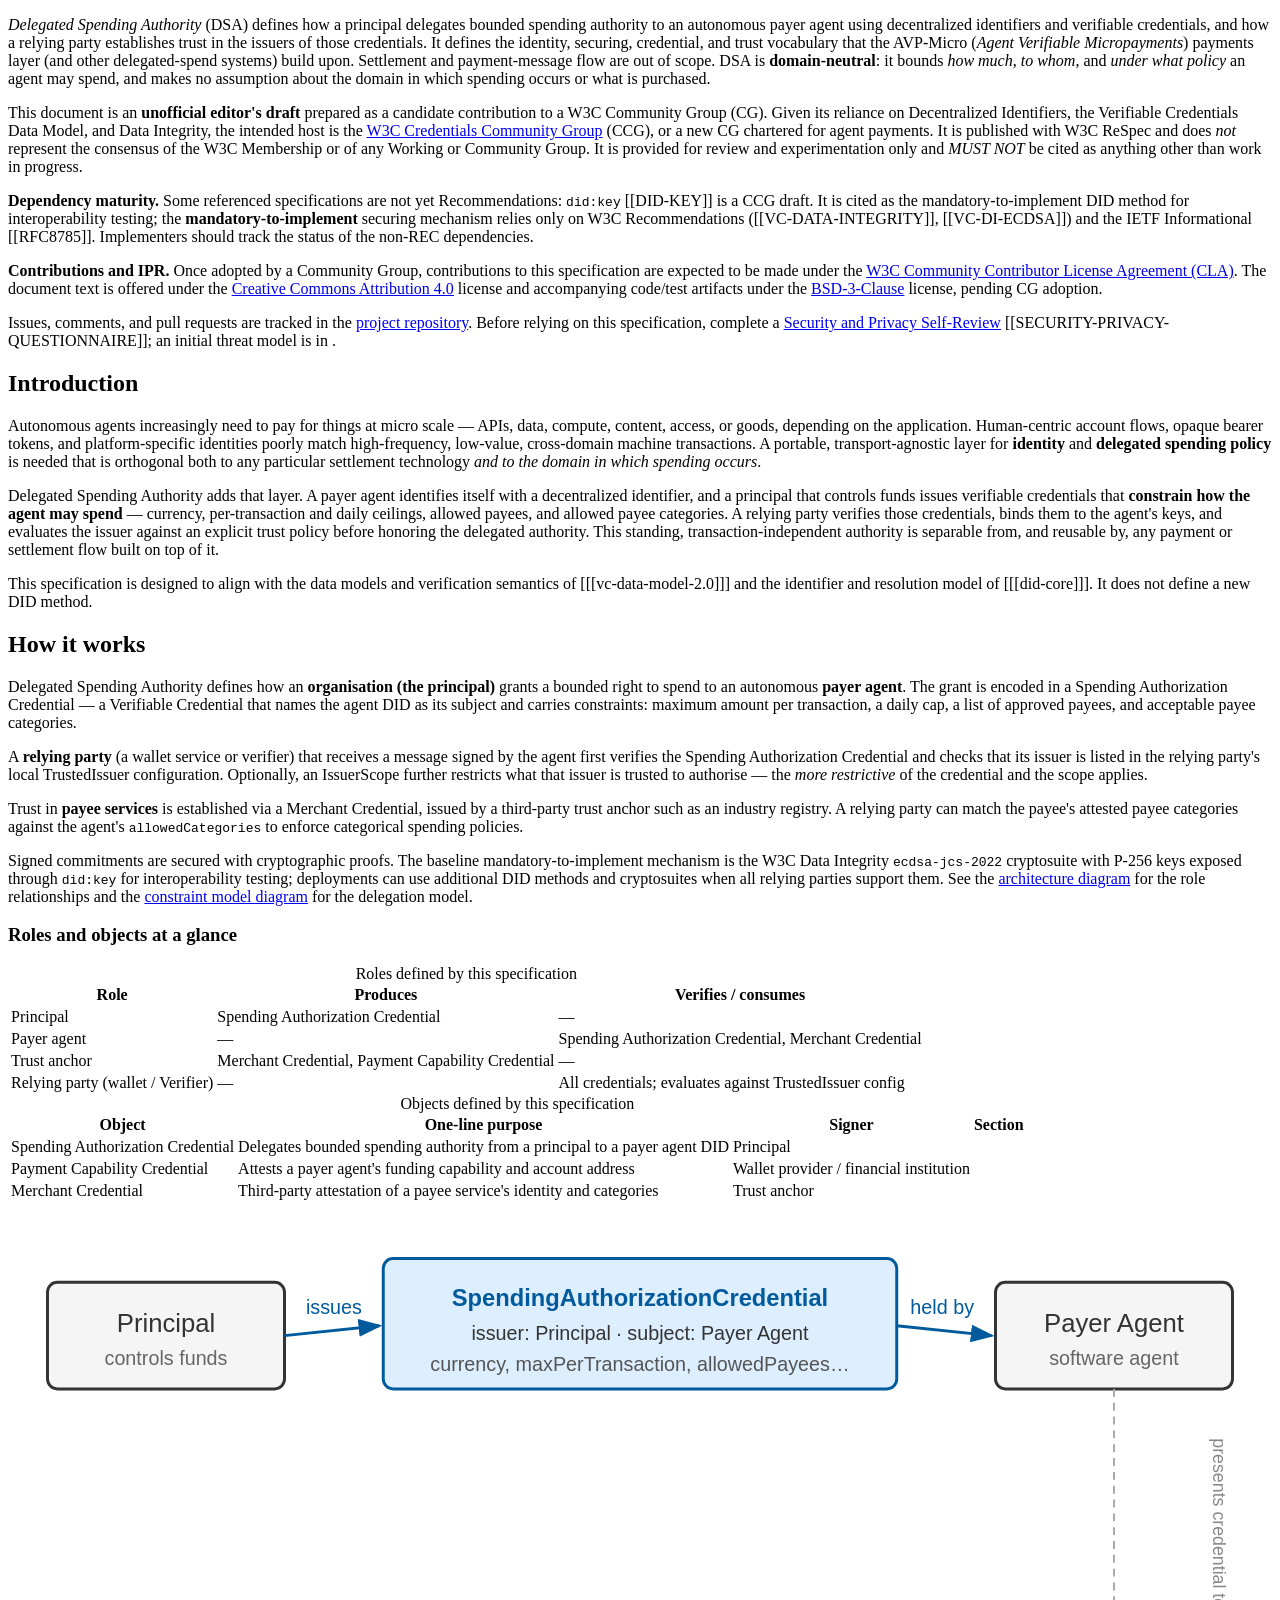
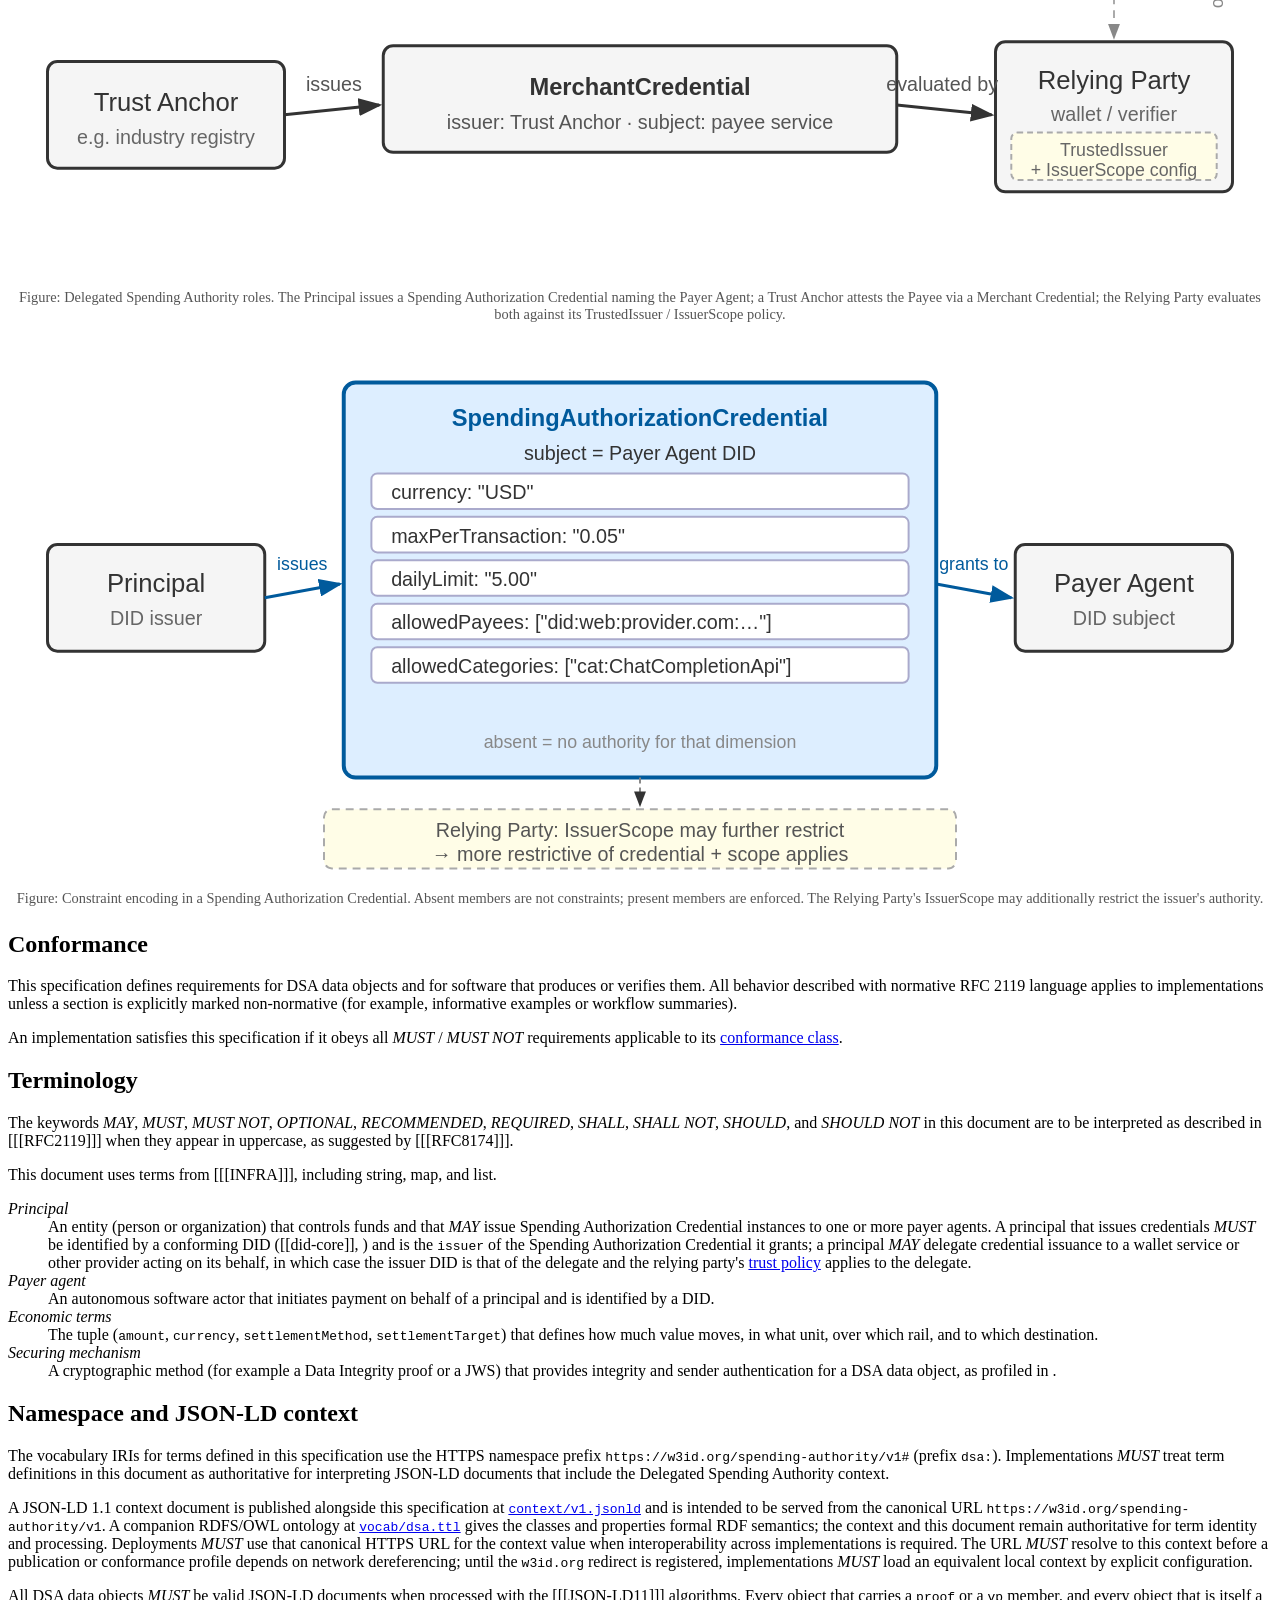
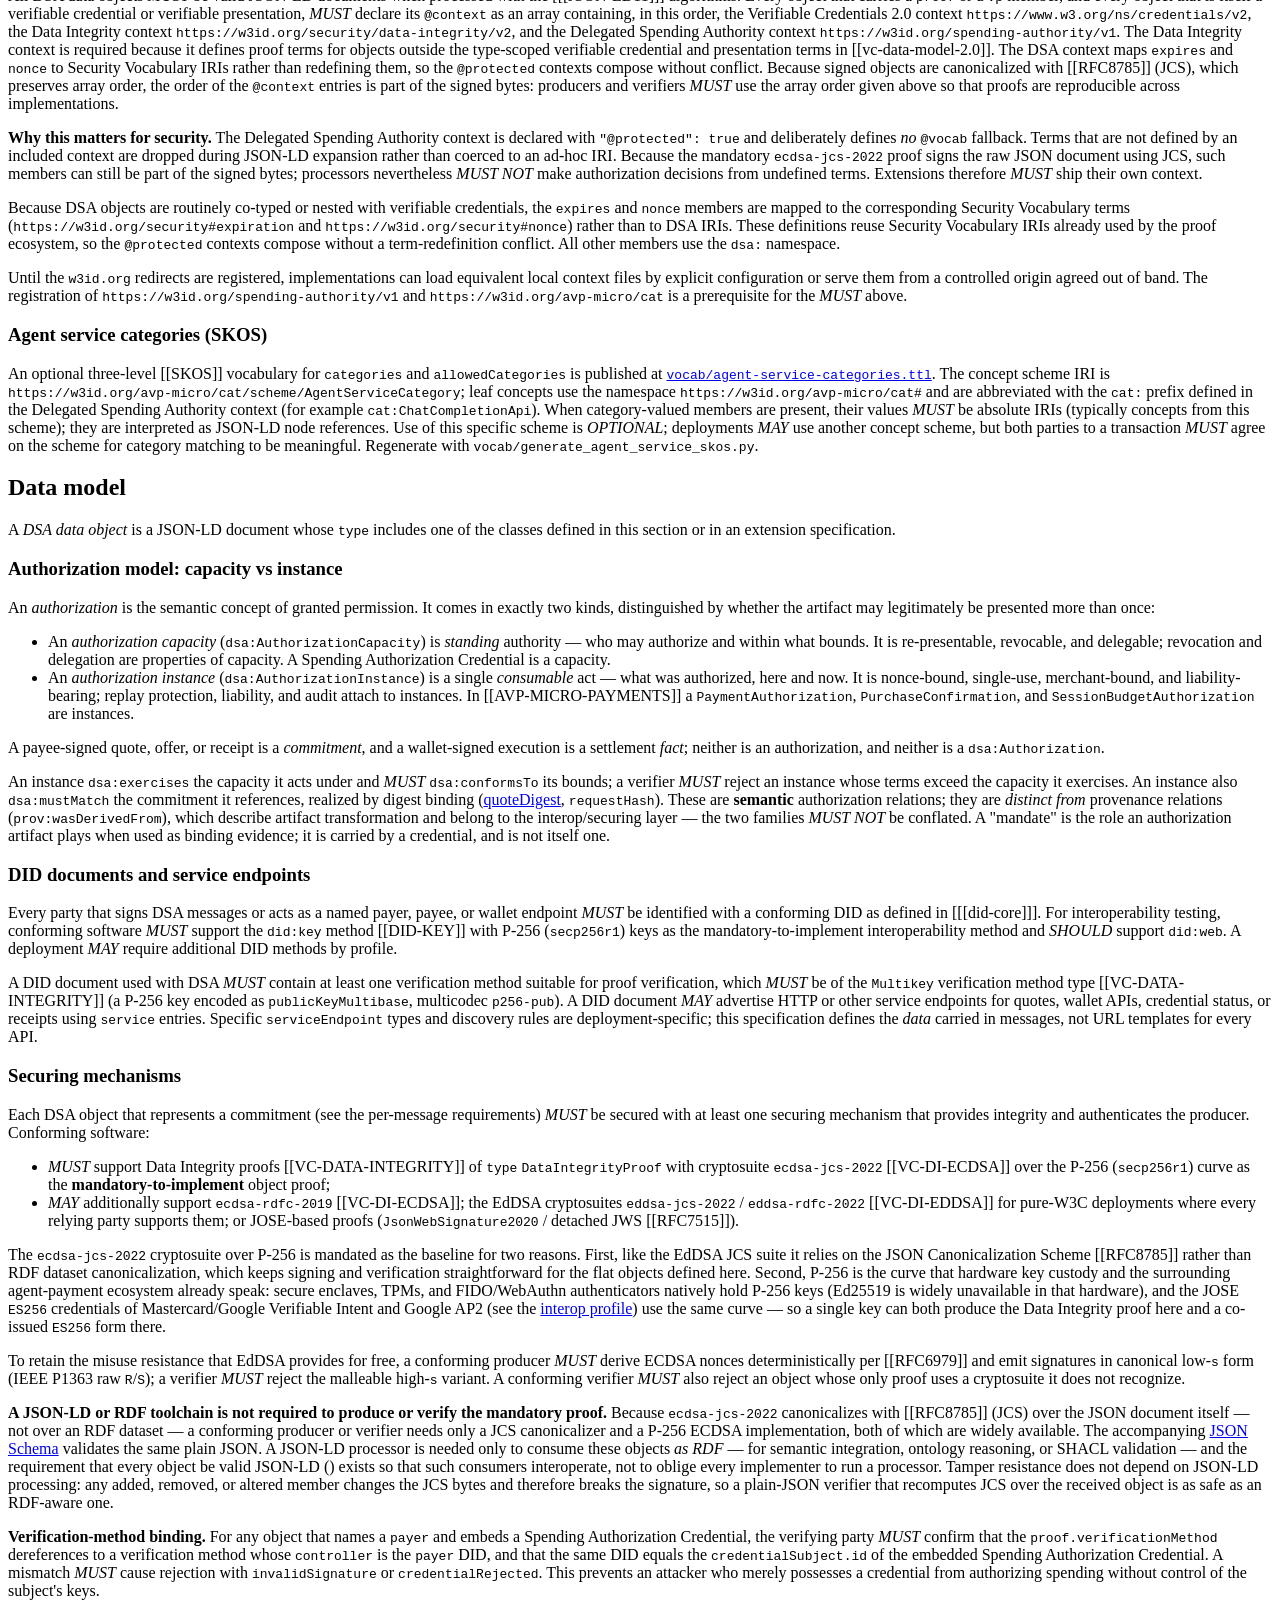
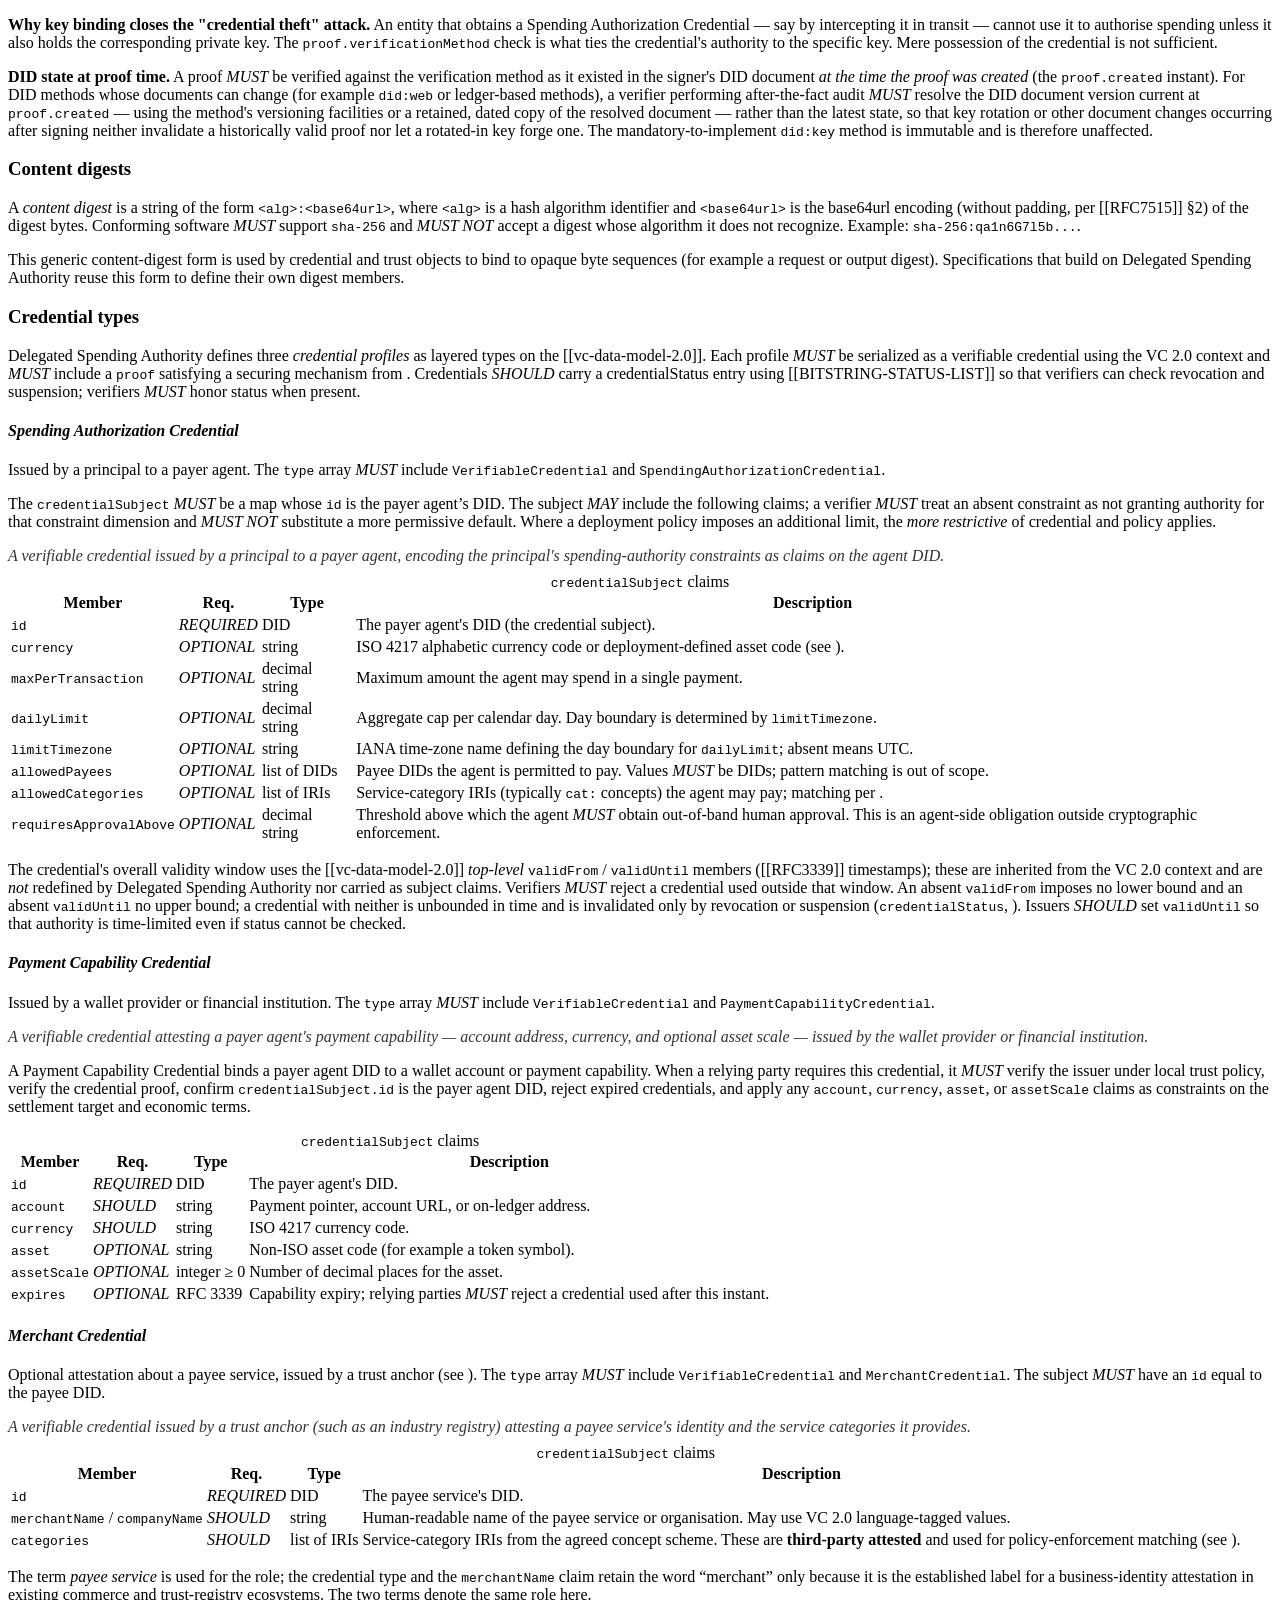
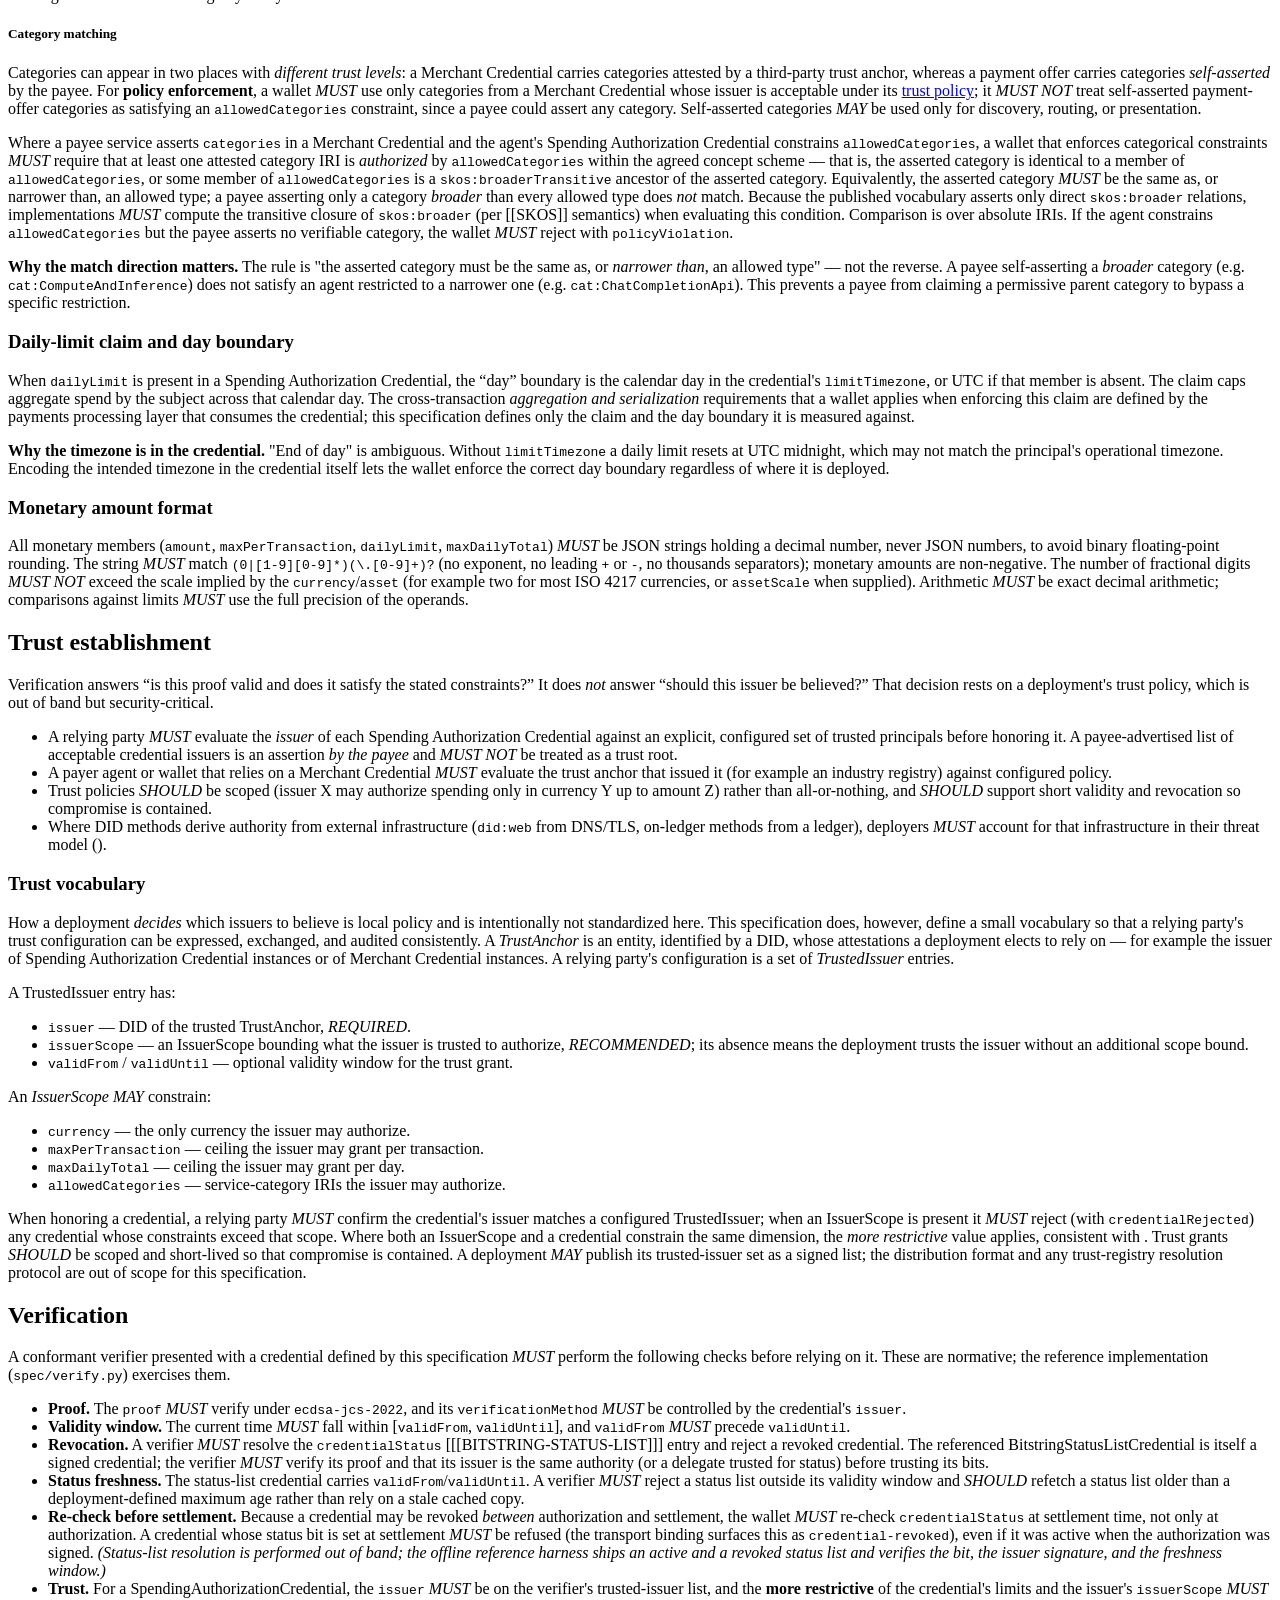
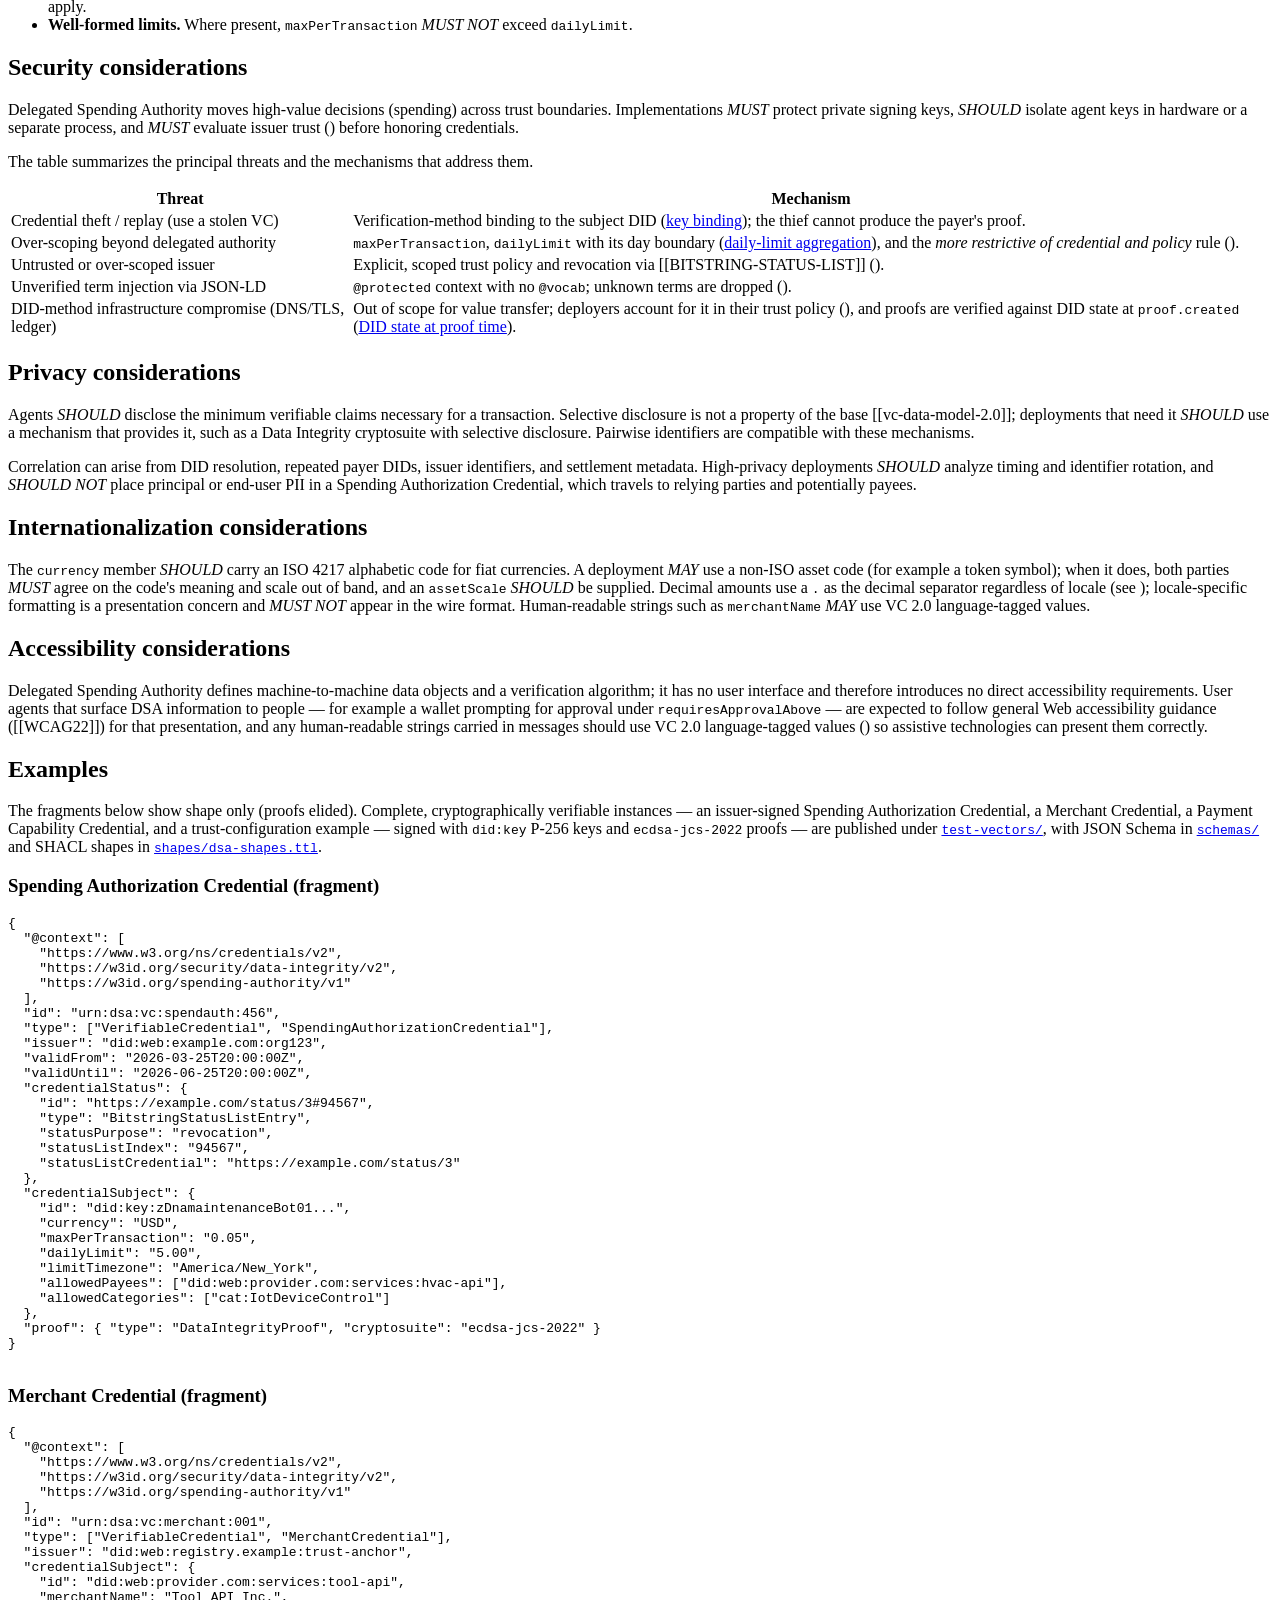
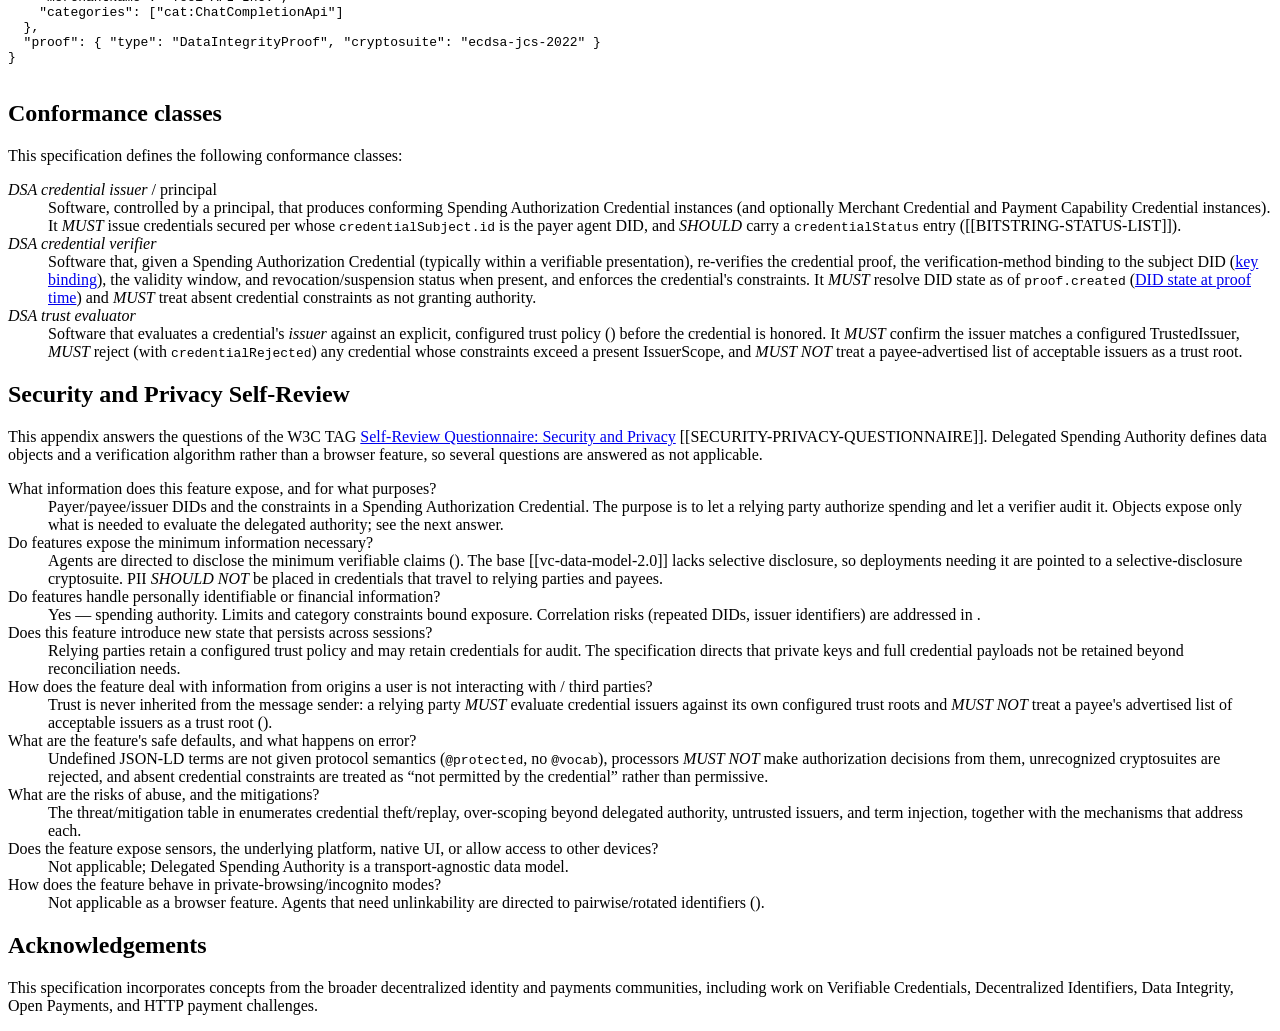
<file: spec/authority/index.html>
<!DOCTYPE html>
<html lang="en">
<head>
  <meta charset="utf-8">
  <title>Delegated Spending Authority</title>
  <style>
    /* Object-definition summary */
    p.object-summary { font-style: italic; color: #333; margin-bottom: 0.5em; }
    /* Diagram figures (hand-authored SVGs only — keeps ReSpec example figures unaffected) */
    figure { margin: 1.5em 0; }
    figure.fig-diagram { text-align: center; }
    figure.fig-diagram svg { max-width: 100%; height: auto; }
    figure.fig-diagram figcaption { font-size: 0.9em; color: #555; margin-top: 0.4em; }
  </style>
  <script src="https://www.w3.org/Tools/respec/respec-w3c" class="remove" defer></script>
  <script class="remove">
    // @ts-check
    const respecConfig = {
      specStatus: "unofficial",
      shortName: "spending-authority",
      subtitle: "Delegated, verifiable spending authority for autonomous agents using DIDs and Verifiable Credentials",
      editors: [
        {
          name: "Stephane Fellah",
          company: "Geoknoesis LLC",
          companyURL: "https://geoknoesis.com",
        },
      ],
      github: {
        repoURL: "https://github.com/geoknoesis/avp-micro",
        branch: "main",
      },
      license: "cc-by",
      lint: { "no-unused-dfns": false },
      xref: ["vc-data-model-2.0", "did-core", "INFRA"],
      localBiblio: {
        "RFC8785": {
          title: "JSON Canonicalization Scheme (JCS)",
          href: "https://www.rfc-editor.org/rfc/rfc8785",
          authors: ["A. Rundgren", "B. Jordan", "S. Erdtman"],
          date: "June 2020",
          status: "Informational",
          publisher: "IETF",
        },
        "RFC7515": {
          title: "JSON Web Signature (JWS)",
          href: "https://www.rfc-editor.org/rfc/rfc7515",
          date: "May 2015",
          status: "Proposed Standard",
          publisher: "IETF",
        },
        "JSON-LD11": {
          title: "JSON-LD 1.1",
          href: "https://www.w3.org/TR/json-ld11/",
          status: "REC",
          publisher: "W3C",
        },
        "VC-DATA-INTEGRITY": {
          title: "Verifiable Credential Data Integrity 1.0",
          href: "https://www.w3.org/TR/vc-data-integrity/",
          status: "REC",
          publisher: "W3C",
        },
        "VC-DI-ECDSA": {
          title: "Verifiable Credential Data Integrity ECDSA Cryptosuites v1.0",
          href: "https://www.w3.org/TR/vc-di-ecdsa/",
          status: "REC",
          publisher: "W3C",
        },
        "VC-DI-EDDSA": {
          title: "Verifiable Credential Data Integrity EdDSA Cryptosuites v1.0",
          href: "https://www.w3.org/TR/vc-di-eddsa/",
          status: "REC",
          publisher: "W3C",
        },
        "BITSTRING-STATUS-LIST": {
          title: "Bitstring Status List v1.0",
          href: "https://www.w3.org/TR/vc-bitstring-status-list/",
          status: "REC",
          publisher: "W3C",
        },
        "DID-KEY": {
          title: "The did:key Method v0.7",
          href: "https://w3c-ccg.github.io/did-key-spec/",
          publisher: "W3C Credentials Community Group",
        },
        "SKOS": {
          title: "SKOS Simple Knowledge Organization System Reference",
          href: "https://www.w3.org/TR/skos-reference/",
          status: "REC",
          publisher: "W3C",
        },
        "SECURITY-PRIVACY-QUESTIONNAIRE": {
          title: "Self-Review Questionnaire: Security and Privacy",
          href: "https://www.w3.org/TR/security-privacy-questionnaire/",
          publisher: "W3C TAG",
        },
      },
    };
  </script>
</head>
<body>
  <section id="abstract">
    <p>
      <dfn>Delegated Spending Authority</dfn> (DSA) defines how a
      <a>principal</a> delegates bounded spending authority to an autonomous
      <a>payer agent</a> using <a data-cite="did-core#dfn-decentralized-identifiers">decentralized identifiers</a>
      and <a data-cite="vc-data-model-2.0#dfn-verifiable-credentials">verifiable credentials</a>,
      and how a relying party establishes trust in the issuers of those
      credentials. It defines the identity, securing, credential, and trust
      vocabulary that the AVP-Micro (<em>Agent Verifiable Micropayments</em>) payments layer (and other delegated-spend
      systems) build upon. Settlement and payment-message flow are out of scope.
      DSA is <strong>domain-neutral</strong>: it bounds <em>how much</em>, <em>to
      whom</em>, and <em>under what policy</em> an agent may spend, and makes no
      assumption about the domain in which spending occurs or what is purchased.
    </p>
  </section>

  <section id="sotd">
    <p>
      This document is an <strong>unofficial editor's draft</strong> prepared as a
      candidate contribution to a W3C Community Group (CG). Given its reliance on
      Decentralized Identifiers, the Verifiable Credentials Data Model, and Data
      Integrity, the intended host is the
      <a href="https://www.w3.org/community/credentials/">W3C Credentials
      Community Group</a> (CCG), or a new CG chartered for agent payments. It is
      published with W3C ReSpec and does <em>not</em> represent the consensus of
      the W3C Membership or of any Working or Community Group. It is provided for
      review and experimentation only and <em>MUST NOT</em> be cited as anything
      other than work in progress.
    </p>
    <p>
      <strong>Dependency maturity.</strong> Some referenced specifications are not
      yet Recommendations: <code>did:key</code> [[DID-KEY]] is a CCG draft. It is
      cited as the mandatory-to-implement DID method for interoperability testing;
      the
      <strong>mandatory-to-implement</strong> securing mechanism relies only on
      W3C Recommendations ([[VC-DATA-INTEGRITY]], [[VC-DI-ECDSA]]) and the
      IETF Informational [[RFC8785]]. Implementers should track the status of the
      non-REC dependencies.
    </p>
    <p>
      <strong>Contributions and IPR.</strong> Once adopted by a Community Group,
      contributions to this specification are expected to be made under the
      <a href="https://www.w3.org/community/about/process/cla/">W3C Community
      Contributor License Agreement (CLA)</a>. The document text is offered under
      the <a href="https://creativecommons.org/licenses/by/4.0/">Creative Commons
      Attribution 4.0</a> license and accompanying code/test artifacts under the
      <a href="https://opensource.org/license/bsd-3-clause">BSD-3-Clause</a>
      license, pending CG adoption.
    </p>
    <p>
      Issues, comments, and pull requests are tracked in the
      <a href="https://github.com/geoknoesis/avp-micro">project repository</a>.
      Before relying on this specification, complete a
      <a href="https://www.w3.org/TR/security-privacy-questionnaire/">Security and
      Privacy Self-Review</a> [[SECURITY-PRIVACY-QUESTIONNAIRE]]; an initial
      threat model is in <a href="#security"></a>.
    </p>
  </section>

  <section class="informative" id="introduction">
    <h2>Introduction</h2>

    <p>
      Autonomous agents increasingly need to pay for things at micro scale —
      APIs, data, compute, content, access, or goods, depending on the
      application. Human-centric account flows, opaque bearer tokens, and
      platform-specific identities poorly match high-frequency, low-value,
      cross-domain machine transactions. A portable, transport-agnostic layer for
      <strong>identity</strong> and <strong>delegated spending policy</strong> is
      needed that is orthogonal both to any particular settlement technology
      <em>and to the domain in which spending occurs</em>.
    </p>

    <p>
      Delegated Spending Authority adds that layer. A <a>payer agent</a>
      identifies itself with a
      <a data-cite="did-core#dfn-decentralized-identifiers">decentralized identifier</a>,
      and a <a>principal</a> that controls funds issues
      <a data-cite="vc-data-model-2.0#dfn-verifiable-credentials">verifiable credentials</a>
      that <strong>constrain how the agent may spend</strong> — currency, per-transaction
      and daily ceilings, allowed payees, and allowed payee categories. A
      relying party verifies those credentials, binds them to the agent's keys,
      and evaluates the issuer against an explicit trust policy before honoring
      the delegated authority. This standing, transaction-independent authority is
      separable from, and reusable by, any payment or settlement flow built on top
      of it.
    </p>

    <p>
      This specification is designed to align with the data models and
      verification semantics of [[[vc-data-model-2.0]]] and the identifier and
      resolution model of [[[did-core]]]. It does not define a new DID method.
    </p>
  </section>

  <section class="informative" id="overview">
    <h2>How it works</h2>

    <p>
      Delegated Spending Authority defines how an <strong>organisation (the
      principal)</strong> grants a bounded right to spend to an autonomous
      <strong>payer agent</strong>. The grant is encoded in a
      <a>Spending Authorization Credential</a> — a
      <a data-cite="vc-data-model-2.0#dfn-verifiable-credentials">Verifiable
      Credential</a> that names the agent DID as its subject and carries
      constraints: maximum amount per transaction, a daily cap, a list of
      approved payees, and acceptable payee categories.
    </p>

    <p>
      A <strong>relying party</strong> (a wallet service or verifier) that
      receives a message signed by the agent first verifies the
      <a>Spending Authorization Credential</a> and checks that its issuer is
      listed in the relying party's local <a>TrustedIssuer</a> configuration.
      Optionally, an <a>IssuerScope</a> further restricts what that issuer is
      trusted to authorise — the <em>more restrictive</em> of the credential
      and the scope applies.
    </p>

    <p>
      Trust in <strong>payee services</strong> is established via a
      <a>Merchant Credential</a>, issued by a third-party trust anchor such as
      an industry registry. A relying party can match the payee's attested
      payee categories against the agent's <code>allowedCategories</code>
      to enforce categorical spending policies.
    </p>

    <p>
      Signed commitments are secured with cryptographic proofs. The baseline
      mandatory-to-implement mechanism is the W3C Data Integrity
      <code>ecdsa-jcs-2022</code> cryptosuite with P-256 keys exposed through
      <code>did:key</code> for interoperability testing; deployments can use
      additional DID methods and cryptosuites when all relying parties support
      them. See the <a href="#fig-arch">architecture diagram</a> for the role relationships
      and the <a href="#fig-trust">constraint model diagram</a> for the delegation model.
    </p>

    <section id="overview-glance">
      <h3>Roles and objects at a glance</h3>

      <table class="simple" id="tab-roles">
        <caption>Roles defined by this specification</caption>
        <thead>
          <tr>
            <th scope="col">Role</th>
            <th scope="col">Produces</th>
            <th scope="col">Verifies / consumes</th>
          </tr>
        </thead>
        <tbody>
          <tr>
            <td><a>Principal</a></td>
            <td><a>Spending Authorization Credential</a></td>
            <td>—</td>
          </tr>
          <tr>
            <td><a>Payer agent</a></td>
            <td>—</td>
            <td><a>Spending Authorization Credential</a>, <a>Merchant Credential</a></td>
          </tr>
          <tr>
            <td>Trust anchor</td>
            <td><a>Merchant Credential</a>, <a>Payment Capability Credential</a></td>
            <td>—</td>
          </tr>
          <tr>
            <td>Relying party (wallet / <a>Verifier</a>)</td>
            <td>—</td>
            <td>All credentials; evaluates against <a>TrustedIssuer</a> config</td>
          </tr>
        </tbody>
      </table>

      <table class="simple" id="tab-objects">
        <caption>Objects defined by this specification</caption>
        <thead>
          <tr>
            <th scope="col">Object</th>
            <th scope="col">One-line purpose</th>
            <th scope="col">Signer</th>
            <th scope="col">Section</th>
          </tr>
        </thead>
        <tbody>
          <tr>
            <td><a>Spending Authorization Credential</a></td>
            <td>Delegates bounded spending authority from a principal to a payer agent DID</td>
            <td>Principal</td>
            <td><a href="#spending-authorization-credential"></a></td>
          </tr>
          <tr>
            <td><a>Payment Capability Credential</a></td>
            <td>Attests a payer agent's funding capability and account address</td>
            <td>Wallet provider / financial institution</td>
            <td><a href="#payment-capability-credential"></a></td>
          </tr>
          <tr>
            <td><a>Merchant Credential</a></td>
            <td>Third-party attestation of a payee service's identity and categories</td>
            <td>Trust anchor</td>
            <td><a href="#merchant-credential"></a></td>
          </tr>
        </tbody>
      </table>
    </section>
    <figure id="fig-arch" class="fig-diagram">
      <svg xmlns="http://www.w3.org/2000/svg" viewBox="0 0 640 330"
           role="img" aria-labelledby="fig-arch-title fig-arch-desc">
        <title id="fig-arch-title">Delegated Spending Authority — roles and relationships</title>
        <desc id="fig-arch-desc">
          Two credential flows. Top row: the Principal issues a
          SpendingAuthorizationCredential whose subject is the Payer Agent.
          Bottom row: a Trust Anchor issues a MerchantCredential about a
          Payee, which the Relying Party evaluates using its local TrustedIssuer
          and IssuerScope configuration. The Payer Agent also presents its
          credential to the Relying Party for verification.
        </desc>
        <defs>
          <marker id="a-arr" markerWidth="8" markerHeight="6" refX="7" refY="3" orient="auto">
            <polygon points="0 0,8 3,0 6" fill="#333"/>
          </marker>
          <marker id="a-arr-b" markerWidth="8" markerHeight="6" refX="7" refY="3" orient="auto">
            <polygon points="0 0,8 3,0 6" fill="#005a9c"/>
          </marker>
          <marker id="a-arr-g" markerWidth="8" markerHeight="6" refX="7" refY="3" orient="auto">
            <polygon points="0 0,8 3,0 6" fill="#888"/>
          </marker>
        </defs>

        <!-- ── Row 1: identity delegation ─────────────────────────── -->
        <rect x="20" y="28" width="120" height="54" rx="5"
              fill="#f5f5f5" stroke="#333" stroke-width="1.5"/>
        <text x="80" y="53" text-anchor="middle"
              font-family="sans-serif" font-size="13" fill="#333">Principal</text>
        <text x="80" y="70" text-anchor="middle"
              font-family="sans-serif" font-size="10" fill="#666">controls funds</text>

        <rect x="190" y="16" width="260" height="66" rx="5"
              fill="#ddeeff" stroke="#005a9c" stroke-width="1.5"/>
        <text x="320" y="40" text-anchor="middle"
              font-family="sans-serif" font-size="12" font-weight="bold"
              fill="#005a9c">SpendingAuthorizationCredential</text>
        <text x="320" y="57" text-anchor="middle"
              font-family="sans-serif" font-size="10" fill="#333">issuer: Principal · subject: Payer Agent</text>
        <text x="320" y="73" text-anchor="middle"
              font-family="sans-serif" font-size="10" fill="#555">currency, maxPerTransaction, allowedPayees…</text>

        <rect x="500" y="28" width="120" height="54" rx="5"
              fill="#f5f5f5" stroke="#333" stroke-width="1.5"/>
        <text x="560" y="53" text-anchor="middle"
              font-family="sans-serif" font-size="13" fill="#333">Payer Agent</text>
        <text x="560" y="70" text-anchor="middle"
              font-family="sans-serif" font-size="10" fill="#666">software agent</text>

        <line x1="140" y1="55" x2="188" y2="50"
              stroke="#005a9c" stroke-width="1.5" marker-end="url(#a-arr-b)"/>
        <text x="165" y="44" text-anchor="middle"
              font-family="sans-serif" font-size="10" fill="#005a9c">issues</text>
        <line x1="450" y1="50" x2="498" y2="55"
              stroke="#005a9c" stroke-width="1.5" marker-end="url(#a-arr-b)"/>
        <text x="473" y="44" text-anchor="middle"
              font-family="sans-serif" font-size="10" fill="#005a9c">held by</text>

        <!-- ── Row 2: merchant trust ───────────────────────────────── -->
        <rect x="20" y="220" width="120" height="54" rx="5"
              fill="#f5f5f5" stroke="#333" stroke-width="1.5"/>
        <text x="80" y="245" text-anchor="middle"
              font-family="sans-serif" font-size="13" fill="#333">Trust Anchor</text>
        <text x="80" y="262" text-anchor="middle"
              font-family="sans-serif" font-size="10" fill="#666">e.g. industry registry</text>

        <rect x="190" y="212" width="260" height="54" rx="5"
              fill="#f5f5f5" stroke="#333" stroke-width="1.5"/>
        <text x="320" y="237" text-anchor="middle"
              font-family="sans-serif" font-size="12" font-weight="bold"
              fill="#333">MerchantCredential</text>
        <text x="320" y="254" text-anchor="middle"
              font-family="sans-serif" font-size="10" fill="#555">issuer: Trust Anchor · subject: payee service</text>

        <rect x="500" y="210" width="120" height="76" rx="5"
              fill="#f5f5f5" stroke="#333" stroke-width="1.5"/>
        <text x="560" y="234" text-anchor="middle"
              font-family="sans-serif" font-size="13" fill="#333">Relying Party</text>
        <text x="560" y="250" text-anchor="middle"
              font-family="sans-serif" font-size="10" fill="#666">wallet / verifier</text>
        <rect x="508" y="256" width="104" height="24" rx="3"
              fill="#fffde7" stroke="#aaa" stroke-width="1" stroke-dasharray="3,2"/>
        <text x="560" y="268" text-anchor="middle"
              font-family="sans-serif" font-size="9" fill="#666">TrustedIssuer</text>
        <text x="560" y="278" text-anchor="middle"
              font-family="sans-serif" font-size="9" fill="#666">+ IssuerScope config</text>

        <line x1="140" y1="247" x2="188" y2="242"
              stroke="#333" stroke-width="1.5" marker-end="url(#a-arr)"/>
        <text x="165" y="235" text-anchor="middle"
              font-family="sans-serif" font-size="10" fill="#555">issues</text>
        <line x1="450" y1="242" x2="498" y2="247"
              stroke="#333" stroke-width="1.5" marker-end="url(#a-arr)"/>
        <text x="473" y="235" text-anchor="middle"
              font-family="sans-serif" font-size="10" fill="#555">evaluated by</text>

        <!-- ── Vertical: Payer Agent presents to Relying Party ──────── -->
        <line x1="560" y1="82" x2="560" y2="208"
              stroke="#aaa" stroke-width="1" stroke-dasharray="4,3"
              marker-end="url(#a-arr-g)"/>
        <text x="610" y="150" text-anchor="middle"
              font-family="sans-serif" font-size="9" fill="#888"
              transform="rotate(90,610,150)">presents credential to</text>
      </svg>
      <figcaption>Figure: Delegated Spending Authority roles. The Principal issues a
        <a>Spending Authorization Credential</a> naming the Payer Agent; a Trust Anchor
        attests the Payee via a <a>Merchant Credential</a>; the Relying Party
        evaluates both against its <a>TrustedIssuer</a> / <a>IssuerScope</a> policy.
      </figcaption>
    </figure>
    <figure id="fig-trust" class="fig-diagram">
      <svg xmlns="http://www.w3.org/2000/svg" viewBox="0 0 640 270"
           role="img" aria-labelledby="fig-trust-title fig-trust-desc">
        <title id="fig-trust-title">Spending authority delegation and constraints</title>
        <desc id="fig-trust-desc">
          The Principal issues a SpendingAuthorizationCredential with
          constraint fields (currency, maxPerTransaction, dailyLimit,
          allowedPayees, allowedCategories). The credential's subject is
          the Payer Agent DID. At the Relying Party, an IssuerScope entry
          may further restrict what the issuer is trusted to authorise;
          the more restrictive of credential and scope applies.
        </desc>
        <defs>
          <marker id="t-arr" markerWidth="8" markerHeight="6" refX="7" refY="3" orient="auto">
            <polygon points="0 0,8 3,0 6" fill="#333"/>
          </marker>
          <marker id="t-arr-b" markerWidth="8" markerHeight="6" refX="7" refY="3" orient="auto">
            <polygon points="0 0,8 3,0 6" fill="#005a9c"/>
          </marker>
        </defs>

        <!-- Principal -->
        <rect x="20" y="100" width="110" height="54" rx="5"
              fill="#f5f5f5" stroke="#333" stroke-width="1.5"/>
        <text x="75" y="124" text-anchor="middle"
              font-family="sans-serif" font-size="13" fill="#333">Principal</text>
        <text x="75" y="141" text-anchor="middle"
              font-family="sans-serif" font-size="10" fill="#666">DID issuer</text>

        <!-- SAC with constraints -->
        <rect x="170" y="18" width="300" height="200" rx="6"
              fill="#ddeeff" stroke="#005a9c" stroke-width="2"/>
        <text x="320" y="40" text-anchor="middle"
              font-family="sans-serif" font-size="12" font-weight="bold"
              fill="#005a9c">SpendingAuthorizationCredential</text>
        <text x="320" y="57" text-anchor="middle"
              font-family="sans-serif" font-size="10" fill="#333">subject = Payer Agent DID</text>
        <!-- constraint rows -->
        <rect x="184" y="64" width="272" height="18" rx="3" fill="#fff" stroke="#aac" stroke-width="1"/>
        <text x="194" y="77" font-family="sans-serif" font-size="10" fill="#333">currency: "USD"</text>
        <rect x="184" y="86" width="272" height="18" rx="3" fill="#fff" stroke="#aac" stroke-width="1"/>
        <text x="194" y="99" font-family="sans-serif" font-size="10" fill="#333">maxPerTransaction: "0.05"</text>
        <rect x="184" y="108" width="272" height="18" rx="3" fill="#fff" stroke="#aac" stroke-width="1"/>
        <text x="194" y="121" font-family="sans-serif" font-size="10" fill="#333">dailyLimit: "5.00"</text>
        <rect x="184" y="130" width="272" height="18" rx="3" fill="#fff" stroke="#aac" stroke-width="1"/>
        <text x="194" y="143" font-family="sans-serif" font-size="10" fill="#333">allowedPayees: ["did:web:provider.com:…"]</text>
        <rect x="184" y="152" width="272" height="18" rx="3" fill="#fff" stroke="#aac" stroke-width="1"/>
        <text x="194" y="165" font-family="sans-serif" font-size="10" fill="#333">allowedCategories: ["cat:ChatCompletionApi"]</text>
        <text x="320" y="203" text-anchor="middle"
              font-family="sans-serif" font-size="9" fill="#888">absent = no authority for that dimension</text>

        <!-- Payer Agent -->
        <rect x="510" y="100" width="110" height="54" rx="5"
              fill="#f5f5f5" stroke="#333" stroke-width="1.5"/>
        <text x="565" y="124" text-anchor="middle"
              font-family="sans-serif" font-size="13" fill="#333">Payer Agent</text>
        <text x="565" y="141" text-anchor="middle"
              font-family="sans-serif" font-size="10" fill="#666">DID subject</text>

        <!-- Issue and grant arrows -->
        <line x1="130" y1="127" x2="168" y2="120"
              stroke="#005a9c" stroke-width="1.5" marker-end="url(#t-arr-b)"/>
        <text x="149" y="113" text-anchor="middle"
              font-family="sans-serif" font-size="9" fill="#005a9c">issues</text>
        <line x1="470" y1="120" x2="508" y2="127"
              stroke="#005a9c" stroke-width="1.5" marker-end="url(#t-arr-b)"/>
        <text x="489" y="113" text-anchor="middle"
              font-family="sans-serif" font-size="9" fill="#005a9c">grants to</text>

        <!-- Relying Party IssuerScope note -->
        <rect x="160" y="234" width="320" height="30" rx="4"
              fill="#fffde7" stroke="#aaa" stroke-width="1" stroke-dasharray="4,3"/>
        <text x="320" y="248" text-anchor="middle"
              font-family="sans-serif" font-size="10" fill="#555">Relying Party: IssuerScope may further restrict</text>
        <text x="320" y="260" text-anchor="middle"
              font-family="sans-serif" font-size="10" fill="#555">→ more restrictive of credential + scope applies</text>
        <line x1="320" y1="218" x2="320" y2="232"
              stroke="#888" stroke-width="1" stroke-dasharray="3,2" marker-end="url(#t-arr)"/>
      </svg>
      <figcaption>Figure: Constraint encoding in a
        <a>Spending Authorization Credential</a>. Absent members are not
        constraints; present members are enforced. The Relying Party's
        <a>IssuerScope</a> may additionally restrict the issuer's authority.
      </figcaption>
    </figure>
  </section>

  <section id="conformance">
    <h2>Conformance</h2>
    <p>
      This specification defines requirements for <a>DSA data objects</a>
      and for software that produces or verifies them. All behavior described with
      normative RFC 2119 language applies to implementations unless a section
      is explicitly marked non-normative (for example, informative examples or
      workflow summaries).
    </p>
    <p>
      An implementation satisfies this specification if it obeys all
      <em class="rfc2119">MUST</em> / <em class="rfc2119">MUST NOT</em>
      requirements applicable to its <a href="#conformance-classes">conformance
      class</a>.
    </p>
  </section>

  <section id="terminology">
    <h2>Terminology</h2>

    <p>
      The keywords <em class="rfc2119">MAY</em>, <em class="rfc2119">MUST</em>,
      <em class="rfc2119">MUST NOT</em>, <em class="rfc2119">OPTIONAL</em>,
      <em class="rfc2119">RECOMMENDED</em>, <em class="rfc2119">REQUIRED</em>,
      <em class="rfc2119">SHALL</em>, <em class="rfc2119">SHALL NOT</em>,
      <em class="rfc2119">SHOULD</em>, and <em class="rfc2119">SHOULD NOT</em> in
      this document are to be interpreted as described in
      [[[RFC2119]]] when they appear in uppercase, as suggested by
      [[[RFC8174]]].
    </p>

    <p>
      This document uses terms from [[[INFRA]]], including
      <a data-cite="INFRA#string">string</a>,
      <a data-cite="INFRA#ordered-map">map</a>, and
      <a data-cite="INFRA#list">list</a>.
    </p>

    <dl>
      <dt><dfn data-lt="principals">Principal</dfn></dt>
      <dd>
        An entity (person or organization) that controls funds and that
        <em class="rfc2119">MAY</em> issue <a>Spending Authorization Credential</a> instances
        to one or more <a>payer agents</a>. A principal that issues credentials
        <em class="rfc2119">MUST</em> be identified by a conforming DID
        ([[did-core]], <a href="#did-requirements"></a>) and is the
        <code>issuer</code> of the <a>Spending Authorization Credential</a> it
        grants; a principal <em class="rfc2119">MAY</em> delegate credential
        issuance to a wallet service or other provider acting on its
        behalf, in which case the issuer DID is that of the delegate and the
        relying party's <a href="#trust">trust policy</a> applies to the delegate.
      </dd>

      <dt><dfn data-lt="payer agents">Payer agent</dfn></dt>
      <dd>
        An autonomous software actor that initiates payment on behalf of a
        <a>principal</a> and is identified by a DID.
      </dd>

      <dt><dfn data-lt="economic terms">Economic terms</dfn></dt>
      <dd>
        The tuple (<code>amount</code>, <code>currency</code>,
        <code>settlementMethod</code>, <code>settlementTarget</code>) that defines
        how much value moves, in what unit, over which rail, and to which
        destination.
      </dd>

      <dt><dfn>Securing mechanism</dfn></dt>
      <dd>
        A cryptographic method (for example a Data Integrity proof or a JWS) that
        provides integrity and sender authentication for a
        <a>DSA data object</a>, as profiled in <a href="#securing"></a>.
      </dd>
    </dl>
  </section>

  <section id="namespace">
    <h2>Namespace and JSON-LD context</h2>

    <p>
      The vocabulary IRIs for terms defined in this specification use the
      HTTPS namespace prefix <code>https://w3id.org/spending-authority/v1#</code>
      (prefix <code>dsa:</code>). Implementations <em class="rfc2119">MUST</em>
      treat term definitions in this document as authoritative for interpreting
      JSON-LD documents that include the Delegated Spending Authority context.
    </p>

    <p>
      A JSON-LD 1.1 context document is published alongside this specification at
      <a href="context/v1.jsonld"><code>context/v1.jsonld</code></a> and is
      intended to be served from the canonical URL
      <code>https://w3id.org/spending-authority/v1</code>. A companion RDFS/OWL
      ontology at <a href="vocab/dsa.ttl"><code>vocab/dsa.ttl</code></a> gives the
      classes and properties formal RDF semantics; the context and this document
      remain authoritative for term identity and processing. Deployments
      <em class="rfc2119">MUST</em> use that canonical HTTPS URL for the context
      value when interoperability across implementations is required. The URL
      <em class="rfc2119">MUST</em> resolve to this context before a publication
      or conformance profile depends on network dereferencing; until the
      <code>w3id.org</code> redirect is registered, implementations
      <em class="rfc2119">MUST</em> load an equivalent local context by explicit
      configuration.
    </p>

    <p>
      All <a>DSA data objects</a> <em class="rfc2119">MUST</em> be valid
      JSON-LD documents when processed with the [[[JSON-LD11]]] algorithms.
      Every object that carries a <code>proof</code> or a <code>vp</code> member,
      and every object that is itself a
      <a data-cite="vc-data-model-2.0#dfn-verifiable-credentials">verifiable credential</a>
      or <a data-cite="vc-data-model-2.0#dfn-verifiable-presentations">verifiable presentation</a>,
      <em class="rfc2119">MUST</em> declare its <code>@context</code> as an array
      containing, in this order, the Verifiable Credentials 2.0 context
      <code>https://www.w3.org/ns/credentials/v2</code>, the Data Integrity
      context <code>https://w3id.org/security/data-integrity/v2</code>, and the
      Delegated Spending Authority context
      <code>https://w3id.org/spending-authority/v1</code>. The Data
      Integrity context is required because it defines proof terms for objects
      outside the type-scoped verifiable credential and presentation terms in
      [[vc-data-model-2.0]]. The DSA context maps <code>expires</code> and
      <code>nonce</code> to Security Vocabulary IRIs rather than redefining them,
      so the <code>@protected</code> contexts compose without conflict. Because signed objects are canonicalized with
      [[RFC8785]] (JCS), which preserves array order, the order of the
      <code>@context</code> entries is part of the signed bytes: producers and
      verifiers <em class="rfc2119">MUST</em> use the array order given above so
      that proofs are reproducible across implementations.
    </p>

    <aside class="note">
      <p>
        <strong>Why this matters for security.</strong>
        The Delegated Spending Authority context is declared with
        <code>"@protected": true</code> and deliberately defines <em>no</em>
        <code>@vocab</code> fallback. Terms that are not defined by an included
        context are dropped during JSON-LD expansion rather than coerced to an
        ad-hoc IRI. Because the mandatory <code>ecdsa-jcs-2022</code> proof signs
        the raw JSON document using JCS, such members can still be part of the
        signed bytes; processors nevertheless <em class="rfc2119">MUST NOT</em>
        make authorization decisions from undefined terms. Extensions therefore
        <em class="rfc2119">MUST</em> ship their own context.
      </p>
    </aside>

    <p class="note">
      Because DSA objects are routinely co-typed or nested with verifiable
      credentials, the <code>expires</code> and <code>nonce</code> members are
      mapped to the corresponding Security Vocabulary terms
      (<code>https://w3id.org/security#expiration</code> and
      <code>https://w3id.org/security#nonce</code>) rather than to DSA IRIs.
      These definitions reuse Security Vocabulary IRIs already used by the
      proof ecosystem, so the <code>@protected</code> contexts compose without a
      term-redefinition conflict. All other members
      use the <code>dsa:</code> namespace.
    </p>

    <p class="note">
      Until the <code>w3id.org</code> redirects are registered, implementations
      can load equivalent local context files by explicit configuration or serve
      them from a controlled origin agreed out of band. The registration of
      <code>https://w3id.org/spending-authority/v1</code> and
      <code>https://w3id.org/avp-micro/cat</code> is a prerequisite for the
      <em class="rfc2119">MUST</em> above.
    </p>

    <section id="agent-service-categories-vocab">
      <h3>Agent service categories (SKOS)</h3>
      <p>
        An optional three-level [[SKOS]] vocabulary for <code>categories</code>
        and <code>allowedCategories</code> is published at
        <a href="vocab/agent-service-categories.ttl"><code>vocab/agent-service-categories.ttl</code></a>.
        The concept scheme IRI is
        <code>https://w3id.org/avp-micro/cat/scheme/AgentServiceCategory</code>;
        leaf concepts use the namespace
        <code>https://w3id.org/avp-micro/cat#</code> and are abbreviated with the
        <code>cat:</code> prefix defined in the Delegated Spending Authority
        context (for example
        <code>cat:ChatCompletionApi</code>). When category-valued members are
        present, their values <em class="rfc2119">MUST</em> be absolute IRIs
        (typically concepts from this scheme); they are interpreted as JSON-LD
        node references. Use of this specific scheme is
        <em class="rfc2119">OPTIONAL</em>; deployments
        <em class="rfc2119">MAY</em> use another concept scheme, but both parties
        to a transaction <em class="rfc2119">MUST</em> agree on the scheme for
        category matching to be meaningful.
        Regenerate with <code>vocab/generate_agent_service_skos.py</code>.
      </p>
    </section>
  </section>

  <section id="data-model">
    <h2>Data model</h2>

    <p>
      A <dfn>DSA data object</dfn> is a JSON-LD document whose
      <code>type</code> includes one of the classes defined in this section or in
      an extension specification.
    </p>

    <section id="authorization-model" class="informative">
      <h3>Authorization model: capacity vs instance</h3>
      <p>
        An <dfn>authorization</dfn> is the semantic concept of granted permission.
        It comes in exactly two kinds, distinguished by whether the artifact may
        legitimately be presented more than once:
      </p>
      <ul>
        <li>An <dfn>authorization capacity</dfn> (<code>dsa:AuthorizationCapacity</code>)
          is <em>standing</em> authority — who may authorize and within what bounds.
          It is re-presentable, revocable, and delegable; revocation and delegation
          are properties of capacity. A <a>Spending Authorization Credential</a> is a
          capacity.</li>
        <li>An <dfn>authorization instance</dfn> (<code>dsa:AuthorizationInstance</code>)
          is a single <em>consumable</em> act — what was authorized, here and now. It
          is nonce-bound, single-use, merchant-bound, and liability-bearing; replay
          protection, liability, and audit attach to instances. In
          [[AVP-MICRO-PAYMENTS]] a <code>PaymentAuthorization</code>,
          <code>PurchaseConfirmation</code>, and <code>SessionBudgetAuthorization</code>
          are instances.</li>
      </ul>
      <p>
        A payee-signed quote, offer, or receipt is a <em>commitment</em>, and a
        wallet-signed execution is a settlement <em>fact</em>; neither is an
        authorization, and neither is a <code>dsa:Authorization</code>.
      </p>
      <p>
        An instance <code>dsa:exercises</code> the capacity it acts under and
        <em class="rfc2119">MUST</em> <code>dsa:conformsTo</code> its bounds; a
        verifier <em class="rfc2119">MUST</em> reject an instance whose terms exceed
        the capacity it exercises. An instance also <code>dsa:mustMatch</code> the
        commitment it references, realized by digest binding (<a
        href="../payments/#purchase-confirmation">quoteDigest</a>,
        <code>requestHash</code>). These are <strong>semantic</strong>
        authorization relations; they are <em>distinct from</em> provenance relations
        (<code>prov:wasDerivedFrom</code>), which describe artifact transformation and
        belong to the interop/securing layer — the two families
        <em class="rfc2119">MUST NOT</em> be conflated. A "mandate" is the role an
        authorization artifact plays when used as binding evidence; it is carried by a
        credential, and is not itself one.
      </p>
    </section>

    <section id="did-requirements">
      <h3>DID documents and service endpoints</h3>

      <p>
        Every party that signs DSA messages or acts as a named payer,
        payee, or wallet endpoint <em class="rfc2119">MUST</em> be identified
        with a conforming DID as defined in [[[did-core]]]. For interoperability
        testing, conforming software <em class="rfc2119">MUST</em> support the
        <code>did:key</code> method [[DID-KEY]] with P-256
        (<code>secp256r1</code>) keys as the
        mandatory-to-implement interoperability method and
        <em class="rfc2119">SHOULD</em> support <code>did:web</code>. A deployment
        <em class="rfc2119">MAY</em> require additional DID methods by profile.
      </p>

      <p>
        A DID document used with DSA <em class="rfc2119">MUST</em> contain
        at least one verification method suitable for proof verification, which
        <em class="rfc2119">MUST</em> be of the
        <code>Multikey</code> verification method type [[VC-DATA-INTEGRITY]]
        (a P-256 key encoded as <code>publicKeyMultibase</code>, multicodec
        <code>p256-pub</code>). A DID
        document <em class="rfc2119">MAY</em> advertise HTTP or other service
        endpoints for quotes, wallet APIs, credential status, or receipts using
        <code>service</code> entries. Specific <code>serviceEndpoint</code>
        types and discovery rules are deployment-specific; this specification
        defines the <em>data</em> carried in messages, not URL templates for
        every API.
      </p>
    </section>

    <section id="securing">
      <h3>Securing mechanisms</h3>

      <p>
        Each DSA object that represents a commitment (see the per-message
        requirements) <em class="rfc2119">MUST</em> be secured with at least one
        <a>securing mechanism</a> that provides integrity and authenticates the
        producer. Conforming software:
      </p>
      <ul>
        <li>
          <em class="rfc2119">MUST</em> support
          <a data-cite="vc-data-model-2.0#securing-mechanisms">Data Integrity</a>
          proofs [[VC-DATA-INTEGRITY]] of <code>type</code>
          <code>DataIntegrityProof</code> with cryptosuite
          <code>ecdsa-jcs-2022</code> [[VC-DI-ECDSA]] over the P-256
          (<code>secp256r1</code>) curve as the
          <strong>mandatory-to-implement</strong> object proof;
        </li>
        <li>
          <em class="rfc2119">MAY</em> additionally support
          <code>ecdsa-rdfc-2019</code> [[VC-DI-ECDSA]]; the EdDSA cryptosuites
          <code>eddsa-jcs-2022</code> / <code>eddsa-rdfc-2022</code>
          [[VC-DI-EDDSA]] for pure-W3C deployments where every relying party
          supports them; or JOSE-based proofs (<code>JsonWebSignature2020</code> /
          detached JWS [[RFC7515]]).
        </li>
      </ul>

      <p>
        The <code>ecdsa-jcs-2022</code> cryptosuite over P-256 is mandated as the
        baseline for two reasons. First, like the EdDSA JCS suite it relies on the
        JSON Canonicalization Scheme [[RFC8785]] rather than RDF dataset
        canonicalization, which keeps signing and verification straightforward for
        the flat objects defined here. Second, P-256 is the curve that hardware key
        custody and the surrounding agent-payment ecosystem already speak: secure
        enclaves, TPMs, and FIDO/WebAuthn authenticators natively hold P-256 keys
        (Ed25519 is widely unavailable in that hardware), and the JOSE
        <code>ES256</code> credentials of Mastercard/Google Verifiable Intent and
        Google AP2 (see the <a href="../interop-sd-jwt-vc/">interop profile</a>)
        use the same curve — so a single key can both produce the Data Integrity
        proof here and a co-issued <code>ES256</code> form there.
      </p>
      <p>
        To retain the misuse resistance that EdDSA provides for free, a conforming
        producer <em class="rfc2119">MUST</em> derive ECDSA nonces deterministically
        per [[RFC6979]] and emit signatures in canonical low-<code>s</code> form
        (IEEE&nbsp;P1363 raw <code>R</code>/<code>S</code>); a verifier
        <em class="rfc2119">MUST</em> reject the malleable high-<code>s</code>
        variant. A conforming verifier <em class="rfc2119">MUST</em> also reject an
        object whose only proof uses a cryptosuite it does not recognize.
      </p>

      <aside class="note">
        <p>
          <strong>A JSON-LD or RDF toolchain is not required to produce or verify
          the mandatory proof.</strong> Because <code>ecdsa-jcs-2022</code>
          canonicalizes with [[RFC8785]] (JCS) over the JSON document itself —
          not over an RDF dataset — a conforming producer or verifier needs only a
          JCS canonicalizer and a P-256 ECDSA implementation, both of which are
          widely available. The accompanying <a href="schemas/">JSON Schema</a>
          validates the same plain JSON. A JSON-LD processor is needed only to
          consume these objects <em>as RDF</em> — for semantic integration,
          ontology reasoning, or SHACL validation — and the requirement that every
          object be valid JSON-LD (<a href="#namespace"></a>) exists so that such
          consumers interoperate, not to oblige every implementer to run a
          processor. Tamper resistance does not depend on JSON-LD processing: any
          added, removed, or altered member changes the JCS bytes and therefore
          breaks the signature, so a plain-JSON verifier that recomputes JCS over
          the received object is as safe as an RDF-aware one.
        </p>
      </aside>

      <p id="key-binding">
        <strong>Verification-method binding.</strong> For any object that names a
        <code>payer</code> and embeds a <a>Spending Authorization Credential</a>,
        the verifying party
        <em class="rfc2119">MUST</em> confirm that the
        <code>proof.verificationMethod</code> dereferences to a verification
        method whose <code>controller</code> is the <code>payer</code> DID, and
        that the same DID equals the <code>credentialSubject.id</code> of the
        embedded <a>Spending Authorization Credential</a>. A mismatch
        <em class="rfc2119">MUST</em> cause rejection with
        <code>invalidSignature</code> or <code>credentialRejected</code>. This
        prevents an attacker who merely possesses a credential from authorizing
        spending without control of the subject's keys.
      </p>
      <aside class="note">
        <p>
          <strong>Why key binding closes the "credential theft" attack.</strong>
          An entity that obtains a <a>Spending Authorization Credential</a> —
          say by intercepting it in transit — cannot use it to authorise
          spending unless it also holds the corresponding private key. The
          <code>proof.verificationMethod</code> check is what ties the
          credential's authority to the specific key. Mere possession of the
          credential is not sufficient.
        </p>
      </aside>

      <p id="did-state-binding">
        <strong>DID state at proof time.</strong> A proof
        <em class="rfc2119">MUST</em> be verified against the verification method
        as it existed in the signer's DID document <em>at the time the proof was
        created</em> (the <code>proof.created</code> instant). For DID methods
        whose documents can change (for example <code>did:web</code> or
        ledger-based methods), a verifier performing after-the-fact audit
        <em class="rfc2119">MUST</em> resolve the DID document version current at
        <code>proof.created</code> — using the method's versioning facilities or a
        retained, dated copy of the resolved document — rather than the latest
        state, so that key rotation or other document changes occurring after
        signing neither invalidate a historically valid proof nor let a rotated-in
        key forge one. The mandatory-to-implement <code>did:key</code> method is
        immutable and is therefore unaffected.
      </p>
    </section>

    <section id="content-digest">
      <h3>Content digests</h3>

      <p>
        A <dfn>content digest</dfn> is a string of the form
        <code>&lt;alg&gt;:&lt;base64url&gt;</code>, where <code>&lt;alg&gt;</code>
        is a hash algorithm identifier and <code>&lt;base64url&gt;</code> is the
        base64url encoding (without padding, per [[RFC7515]] §2) of the digest
        bytes. Conforming software <em class="rfc2119">MUST</em> support
        <code>sha-256</code> and <em class="rfc2119">MUST NOT</em> accept a digest
        whose algorithm it does not recognize. Example:
        <code>sha-256:qa1n6G7l5b...</code>.
      </p>

      <p>
        This generic content-digest form is used by credential and trust objects
        to bind to opaque byte sequences (for example a request or output
        digest). Specifications that build on Delegated Spending Authority reuse
        this form to define their own digest members.
      </p>
    </section>

    <section id="credential-profiles">
      <h3>Credential types</h3>

      <p>
        Delegated Spending Authority defines three <dfn>credential profiles</dfn>
        as layered types
        on the [[vc-data-model-2.0]]. Each profile <em class="rfc2119">MUST</em>
        be serialized as a <a data-cite="vc-data-model-2.0#dfn-verifiable-credentials">verifiable credential</a>
        using the VC 2.0 context and <em class="rfc2119">MUST</em> include a
        <code>proof</code> satisfying a <a>securing mechanism</a> from
        <a href="#securing"></a>. Credentials <em class="rfc2119">SHOULD</em>
        carry a <a data-cite="vc-data-model-2.0#status">credentialStatus</a> entry
        using [[BITSTRING-STATUS-LIST]] so that verifiers can check revocation and
        suspension; verifiers <em class="rfc2119">MUST</em> honor status when
        present.
      </p>

      <section id="spending-authorization-credential">
        <h4><dfn>Spending Authorization Credential</dfn></h4>
        <p>
          Issued by a <a>principal</a> to a <a>payer agent</a>. The
          <code>type</code> array <em class="rfc2119">MUST</em> include
          <code>VerifiableCredential</code> and
          <code>SpendingAuthorizationCredential</code>.
        </p>
        <p>
          The <code>credentialSubject</code> <em class="rfc2119">MUST</em> be a
          map whose <code>id</code> is the payer agent’s DID. The subject
          <em class="rfc2119">MAY</em> include the following claims; a verifier
          <em class="rfc2119">MUST</em> treat an absent constraint as not granting
          authority for that constraint dimension and <em class="rfc2119">MUST
          NOT</em> substitute a more permissive default. Where a deployment policy
          imposes an additional limit, the <em>more restrictive</em> of credential
          and policy applies.
        </p>
        <p class="object-summary">
          A verifiable credential issued by a <a>principal</a> to a
          <a>payer agent</a>, encoding the principal's spending-authority
          constraints as claims on the agent DID.
        </p>

        <table class="simple">
          <caption><code>credentialSubject</code> claims</caption>
          <thead>
            <tr>
              <th scope="col">Member</th>
              <th scope="col">Req.</th>
              <th scope="col">Type</th>
              <th scope="col">Description</th>
            </tr>
          </thead>
          <tbody>
            <tr>
              <td><code>id</code></td>
              <td><em class="rfc2119">REQUIRED</em></td>
              <td>DID</td>
              <td>The payer agent's DID (the credential subject).</td>
            </tr>
            <tr>
              <td><code>currency</code></td>
              <td><em class="rfc2119">OPTIONAL</em></td>
              <td>string</td>
              <td>ISO 4217 alphabetic currency code or deployment-defined asset code (see <a href="#i18n"></a>).</td>
            </tr>
            <tr>
              <td><code>maxPerTransaction</code></td>
              <td><em class="rfc2119">OPTIONAL</em></td>
              <td>decimal string</td>
              <td>Maximum amount the agent may spend in a single payment.</td>
            </tr>
            <tr>
              <td><code>dailyLimit</code></td>
              <td><em class="rfc2119">OPTIONAL</em></td>
              <td>decimal string</td>
              <td>Aggregate cap per calendar day. Day boundary is determined by <code>limitTimezone</code>.</td>
            </tr>
            <tr>
              <td><code>limitTimezone</code></td>
              <td><em class="rfc2119">OPTIONAL</em></td>
              <td>string</td>
              <td>IANA time-zone name defining the day boundary for <code>dailyLimit</code>; absent means UTC.</td>
            </tr>
            <tr>
              <td><code>allowedPayees</code></td>
              <td><em class="rfc2119">OPTIONAL</em></td>
              <td>list of DIDs</td>
              <td>Payee DIDs the agent is permitted to pay. Values <em class="rfc2119">MUST</em> be DIDs; pattern matching is out of scope.</td>
            </tr>
            <tr>
              <td><code>allowedCategories</code></td>
              <td><em class="rfc2119">OPTIONAL</em></td>
              <td>list of IRIs</td>
              <td>Service-category IRIs (typically <code>cat:</code> concepts) the agent may pay; matching per <a href="#category-matching"></a>.</td>
            </tr>
            <tr>
              <td><code>requiresApprovalAbove</code></td>
              <td><em class="rfc2119">OPTIONAL</em></td>
              <td>decimal string</td>
              <td>Threshold above which the agent <em class="rfc2119">MUST</em> obtain out-of-band human approval. This is an agent-side obligation outside cryptographic enforcement.</td>
            </tr>
          </tbody>
        </table>
        <p>
          The credential's overall validity window uses the [[vc-data-model-2.0]]
          <em>top-level</em> <code>validFrom</code> / <code>validUntil</code>
          members ([[RFC3339]] timestamps); these are inherited from the VC 2.0
          context and are <em>not</em> redefined by Delegated Spending Authority
          nor carried as
          subject claims. Verifiers <em class="rfc2119">MUST</em> reject a
          credential used outside that window. An absent <code>validFrom</code>
          imposes no lower bound and an absent <code>validUntil</code> no upper
          bound; a credential with neither is unbounded in time and is invalidated
          only by revocation or suspension (<code>credentialStatus</code>,
          <a href="#credential-profiles"></a>). Issuers
          <em class="rfc2119">SHOULD</em> set <code>validUntil</code> so that
          authority is time-limited even if status cannot be checked.
        </p>
      </section>

      <section id="payment-capability-credential">
        <h4><dfn>Payment Capability Credential</dfn></h4>
        <p>
          Issued by a wallet provider or financial institution. The
          <code>type</code> array <em class="rfc2119">MUST</em> include
          <code>VerifiableCredential</code> and
          <code>PaymentCapabilityCredential</code>.
        </p>
        <p class="object-summary">
          A verifiable credential attesting a payer agent's payment capability
          — account address, currency, and optional asset scale — issued by
          the wallet provider or financial institution.
        </p>
        <p>
          A <a>Payment Capability Credential</a> binds a payer agent DID to a
          wallet account or payment capability. When a relying party requires
          this credential, it <em class="rfc2119">MUST</em> verify the issuer
          under local trust policy, verify the credential proof, confirm
          <code>credentialSubject.id</code> is the payer agent DID, reject expired
          credentials, and apply any <code>account</code>, <code>currency</code>,
          <code>asset</code>, or <code>assetScale</code> claims as constraints on
          the settlement target and economic terms.
        </p>

        <table class="simple">
          <caption><code>credentialSubject</code> claims</caption>
          <thead>
            <tr>
              <th scope="col">Member</th>
              <th scope="col">Req.</th>
              <th scope="col">Type</th>
              <th scope="col">Description</th>
            </tr>
          </thead>
          <tbody>
            <tr>
              <td><code>id</code></td>
              <td><em class="rfc2119">REQUIRED</em></td>
              <td>DID</td>
              <td>The payer agent's DID.</td>
            </tr>
            <tr>
              <td><code>account</code></td>
              <td><em class="rfc2119">SHOULD</em></td>
              <td>string</td>
              <td>Payment pointer, account URL, or on-ledger address.</td>
            </tr>
            <tr>
              <td><code>currency</code></td>
              <td><em class="rfc2119">SHOULD</em></td>
              <td>string</td>
              <td>ISO 4217 currency code.</td>
            </tr>
            <tr>
              <td><code>asset</code></td>
              <td><em class="rfc2119">OPTIONAL</em></td>
              <td>string</td>
              <td>Non-ISO asset code (for example a token symbol).</td>
            </tr>
            <tr>
              <td><code>assetScale</code></td>
              <td><em class="rfc2119">OPTIONAL</em></td>
              <td>integer ≥ 0</td>
              <td>Number of decimal places for the asset.</td>
            </tr>
            <tr>
              <td><code>expires</code></td>
              <td><em class="rfc2119">OPTIONAL</em></td>
              <td>RFC 3339</td>
              <td>Capability expiry; relying parties <em class="rfc2119">MUST</em> reject a credential used after this instant.</td>
            </tr>
          </tbody>
        </table>
      </section>

      <section id="merchant-credential">
        <h4><dfn>Merchant Credential</dfn></h4>
        <p>
          Optional attestation about a payee service, issued by a trust
          anchor (see <a href="#trust"></a>). The <code>type</code> array
          <em class="rfc2119">MUST</em> include <code>VerifiableCredential</code>
          and <code>MerchantCredential</code>. The subject
          <em class="rfc2119">MUST</em> have an <code>id</code> equal to the
          payee DID.
        </p>
        <p class="object-summary">
          A verifiable credential issued by a trust anchor (such as an industry
          registry) attesting a payee service's identity and the service
          categories it provides.
        </p>

        <table class="simple">
          <caption><code>credentialSubject</code> claims</caption>
          <thead>
            <tr>
              <th scope="col">Member</th>
              <th scope="col">Req.</th>
              <th scope="col">Type</th>
              <th scope="col">Description</th>
            </tr>
          </thead>
          <tbody>
            <tr>
              <td><code>id</code></td>
              <td><em class="rfc2119">REQUIRED</em></td>
              <td>DID</td>
              <td>The payee service's DID.</td>
            </tr>
            <tr>
              <td><code>merchantName</code> / <code>companyName</code></td>
              <td><em class="rfc2119">SHOULD</em></td>
              <td>string</td>
              <td>Human-readable name of the payee service or organisation. May use VC 2.0 language-tagged values.</td>
            </tr>
            <tr>
              <td><code>categories</code></td>
              <td><em class="rfc2119">SHOULD</em></td>
              <td>list of IRIs</td>
              <td>Service-category IRIs from the agreed concept scheme. These are <strong>third-party attested</strong> and used for policy-enforcement matching (see <a href="#category-matching"></a>).</td>
            </tr>
          </tbody>
        </table>
        <p class="note">
          The term <em>payee service</em> is used for the role; the
          credential type and the <code>merchantName</code> claim retain the word
          <q>merchant</q> only because it is the established label for a
          business-identity attestation in existing commerce and trust-registry
          ecosystems. The two terms denote the same role here.
        </p>
      </section>

      <section id="category-matching">
        <h5>Category matching</h5>
        <p>
          Categories can appear in two places with <em>different trust levels</em>:
          a <a>Merchant Credential</a> carries categories attested by a
          third-party trust anchor, whereas a payment offer carries
          categories <em>self-asserted</em> by the payee. For
          <strong>policy enforcement</strong>, a wallet
          <em class="rfc2119">MUST</em> use only categories from a
          <a>Merchant Credential</a> whose issuer is acceptable under its
          <a href="#trust">trust policy</a>; it <em class="rfc2119">MUST NOT</em>
          treat self-asserted payment-offer categories as satisfying an
          <code>allowedCategories</code> constraint, since a payee could assert
          any category. Self-asserted categories <em class="rfc2119">MAY</em> be
          used only for discovery, routing, or presentation.
        </p>
        <p>
          Where a payee service asserts <code>categories</code> in a
          <a>Merchant Credential</a> and the agent's
          <a>Spending Authorization Credential</a> constrains
          <code>allowedCategories</code>, a wallet that enforces categorical
          constraints <em class="rfc2119">MUST</em> require that at least one
          attested category IRI is <em>authorized</em> by
          <code>allowedCategories</code> within the agreed concept scheme — that
          is, the asserted category is identical to a member of
          <code>allowedCategories</code>, or some member of
          <code>allowedCategories</code> is a <code>skos:broaderTransitive</code>
          ancestor of the asserted category. Equivalently, the asserted category
          <em class="rfc2119">MUST</em> be the same as, or narrower than, an
          allowed type; a payee asserting only a category <em>broader</em> than
          every allowed type does <em>not</em> match. Because the published
          vocabulary asserts only direct <code>skos:broader</code> relations,
          implementations <em class="rfc2119">MUST</em> compute the transitive
          closure of <code>skos:broader</code> (per [[SKOS]] semantics) when
          evaluating this condition.
          Comparison is over absolute IRIs. If the agent constrains
          <code>allowedCategories</code> but the payee asserts no verifiable
          category, the wallet <em class="rfc2119">MUST</em> reject with
          <code>policyViolation</code>.
        </p>
        <aside class="note">
          <p>
            <strong>Why the match direction matters.</strong>
            The rule is "the asserted category must be the same as, or
            <em>narrower than</em>, an allowed type" — not the reverse. A
            payee self-asserting a <em>broader</em> category
            (e.g. <code>cat:ComputeAndInference</code>) does not satisfy an
            agent restricted to a narrower one
            (e.g. <code>cat:ChatCompletionApi</code>). This prevents a payee
            from claiming a permissive parent category to bypass a specific
            restriction.
          </p>
        </aside>
      </section>
    </section>

    <section id="daily-limit-claim">
      <h3>Daily-limit claim and day boundary</h3>
      <p id="daily-limit">
        When <code>dailyLimit</code> is present in a
        <a>Spending Authorization Credential</a>, the <q>day</q> boundary is the
        calendar day in the credential's <code>limitTimezone</code>, or UTC if
        that member is absent. The claim caps aggregate spend by the subject
        across that calendar day. The cross-transaction
        <em>aggregation and serialization</em> requirements that a wallet
        applies when enforcing this claim are defined by the payments processing
        layer that consumes the credential; this specification defines only the
        claim and the day boundary it is measured against.
      </p>
      <aside class="note">
        <p>
          <strong>Why the timezone is in the credential.</strong>
          "End of day" is ambiguous. Without <code>limitTimezone</code> a
          daily limit resets at UTC midnight, which may not match the
          principal's operational timezone. Encoding the intended timezone
          in the credential itself lets the wallet enforce the correct day
          boundary regardless of where it is deployed.
        </p>
      </aside>
    </section>

    <section id="amount-format">
      <h3>Monetary amount format</h3>
      <p>
        All monetary members (<code>amount</code>, <code>maxPerTransaction</code>,
        <code>dailyLimit</code>, <code>maxDailyTotal</code>)
        <em class="rfc2119">MUST</em> be JSON
        strings holding a decimal number, never JSON numbers, to avoid binary
        floating-point rounding. The string <em class="rfc2119">MUST</em> match
        <code>(0|[1-9][0-9]*)(\.[0-9]+)?</code> (no exponent, no leading
        <code>+</code> or <code>-</code>, no thousands separators); monetary
        amounts are non-negative. The number of fractional
        digits <em class="rfc2119">MUST NOT</em> exceed the scale implied by the
        <code>currency</code>/<code>asset</code> (for example two for most ISO
        4217 currencies, or <code>assetScale</code> when supplied). Arithmetic
        <em class="rfc2119">MUST</em> be exact
        decimal arithmetic; comparisons against limits
        <em class="rfc2119">MUST</em> use the full precision of the operands.
      </p>
    </section>
  </section>

  <section id="trust">
    <h2>Trust establishment</h2>
    <p>
      Verification answers <q>is this proof valid and does it satisfy the stated
      constraints?</q> It does <em>not</em> answer <q>should this issuer be
      believed?</q> That decision rests on a deployment's trust policy, which is
      out of band but security-critical.
    </p>
    <ul>
      <li>
        A relying party <em class="rfc2119">MUST</em> evaluate the
        <em>issuer</em> of each <a>Spending Authorization Credential</a> against an
        explicit, configured set of trusted principals before honoring it. A
        payee-advertised list of acceptable credential issuers is an
        assertion <em>by the payee</em> and <em class="rfc2119">MUST NOT</em> be
        treated as a trust root.
      </li>
      <li>
        A <a>payer agent</a> or wallet that relies on a <a>Merchant Credential</a>
        <em class="rfc2119">MUST</em> evaluate the trust anchor that issued it
        (for example an industry registry) against configured policy.
      </li>
      <li>
        Trust policies <em class="rfc2119">SHOULD</em> be scoped (issuer X may
        authorize spending only in currency Y up to amount Z) rather than
        all-or-nothing, and <em class="rfc2119">SHOULD</em> support short
        validity and revocation so compromise is contained.
      </li>
      <li>
        Where DID methods derive authority from external infrastructure
        (<code>did:web</code> from DNS/TLS, on-ledger methods from a ledger),
        deployers <em class="rfc2119">MUST</em> account for that infrastructure in
        their threat model (<a href="#security"></a>).
      </li>
    </ul>

    <section id="trust-vocabulary">
      <h3>Trust vocabulary</h3>
      <p>
        How a deployment <em>decides</em> which issuers to believe is local
        policy and is intentionally not standardized here. This specification
        does, however, define a small vocabulary so that a relying party's trust
        configuration can be expressed, exchanged, and audited consistently. A
        <dfn>TrustAnchor</dfn> is an entity, identified by a DID, whose
        attestations a deployment elects to rely on — for example the issuer of
        <a>Spending Authorization Credential</a> instances or of
        <a>Merchant Credential</a> instances. A relying party's configuration is a
        set of
        <dfn data-lt="trusted issuers">TrustedIssuer</dfn> entries.
      </p>
      <p>A <a>TrustedIssuer</a> entry has:</p>
      <ul>
        <li><code>issuer</code> — DID of the trusted <a>TrustAnchor</a>, <em class="rfc2119">REQUIRED</em>.</li>
        <li><code>issuerScope</code> — an <a>IssuerScope</a> bounding what the issuer is trusted to authorize, <em class="rfc2119">RECOMMENDED</em>; its absence means the deployment trusts the issuer without an additional scope bound.</li>
        <li><code>validFrom</code> / <code>validUntil</code> — optional validity window for the trust grant.</li>
      </ul>
      <p>An <dfn>IssuerScope</dfn> <em class="rfc2119">MAY</em> constrain:</p>
      <ul>
        <li><code>currency</code> — the only currency the issuer may authorize.</li>
        <li><code>maxPerTransaction</code> — ceiling the issuer may grant per transaction.</li>
        <li><code>maxDailyTotal</code> — ceiling the issuer may grant per day.</li>
        <li><code>allowedCategories</code> — service-category IRIs the issuer may authorize.</li>
      </ul>
      <p>
        When honoring a credential, a relying party <em class="rfc2119">MUST</em>
        confirm
        the credential's issuer matches a configured <a>TrustedIssuer</a>; when an
        <a>IssuerScope</a> is present it <em class="rfc2119">MUST</em> reject (with
        <code>credentialRejected</code>) any credential whose constraints exceed
        that scope. Where both an <a>IssuerScope</a> and a credential constrain the
        same dimension, the <em>more restrictive</em> value applies, consistent
        with <a href="#spending-authorization-credential"></a>. Trust grants
        <em class="rfc2119">SHOULD</em> be scoped and short-lived so that
        compromise is contained. A deployment <em class="rfc2119">MAY</em> publish
        its trusted-issuer set as a signed list; the distribution format and any
        trust-registry resolution protocol are out of scope for this
        specification.
      </p>
    </section>
  </section>

  <section id="verification">
    <h2>Verification</h2>
    <p>
      A conformant verifier presented with a credential defined by this specification
      <em class="rfc2119">MUST</em> perform the following checks before relying on it.
      These are normative; the reference implementation
      (<code>spec/verify.py</code>) exercises them.
    </p>
    <ul>
      <li><strong>Proof.</strong> The <code>proof</code>
        <em class="rfc2119">MUST</em> verify under <code>ecdsa-jcs-2022</code>, and its
        <code>verificationMethod</code> <em class="rfc2119">MUST</em> be controlled by
        the credential's <code>issuer</code>.</li>
      <li><strong>Validity window.</strong> The current time
        <em class="rfc2119">MUST</em> fall within
        [<code>validFrom</code>, <code>validUntil</code>], and <code>validFrom</code>
        <em class="rfc2119">MUST</em> precede <code>validUntil</code>.</li>
      <li><strong>Revocation.</strong> A verifier <em class="rfc2119">MUST</em>
        resolve the <code>credentialStatus</code> [[[BITSTRING-STATUS-LIST]]] entry and
        reject a revoked credential. The referenced
        <a>BitstringStatusListCredential</a> is itself a signed credential; the verifier
        <em class="rfc2119">MUST</em> verify its proof and that its issuer is the same
        authority (or a delegate trusted for status) before trusting its bits.</li>
      <li><strong>Status freshness.</strong> The status-list credential carries
        <code>validFrom</code>/<code>validUntil</code>. A verifier
        <em class="rfc2119">MUST</em> reject a status list outside its validity window and
        <em class="rfc2119">SHOULD</em> refetch a status list older than a
        deployment-defined maximum age rather than rely on a stale cached copy.</li>
      <li><strong>Re-check before settlement.</strong> Because a credential may be revoked
        <em>between</em> authorization and settlement, the wallet
        <em class="rfc2119">MUST</em> re-check <code>credentialStatus</code> at settlement
        time, not only at authorization. A credential whose status bit is set at settlement
        <em class="rfc2119">MUST</em> be refused (the transport binding surfaces this as
        <code>credential-revoked</code>), even if it was active when the authorization was
        signed.
        <em>(Status-list resolution is performed out of band; the offline reference
        harness ships an active and a revoked status list and verifies the bit, the issuer
        signature, and the freshness window.)</em></li>
      <li><strong>Trust.</strong> For a <a>SpendingAuthorizationCredential</a>, the
        <code>issuer</code> <em class="rfc2119">MUST</em> be on the verifier's
        trusted-issuer list, and the <strong>more restrictive</strong> of the
        credential's limits and the issuer's <code>issuerScope</code>
        <em class="rfc2119">MUST</em> apply.</li>
      <li><strong>Well-formed limits.</strong> Where present,
        <code>maxPerTransaction</code> <em class="rfc2119">MUST NOT</em> exceed
        <code>dailyLimit</code>.</li>
    </ul>
  </section>

  <section id="security">
    <h2>Security considerations</h2>

    <p>
      Delegated Spending Authority moves high-value decisions (spending) across
      trust boundaries.
      Implementations <em class="rfc2119">MUST</em> protect private signing keys,
      <em class="rfc2119">SHOULD</em> isolate agent keys in hardware or a separate
      process, and <em class="rfc2119">MUST</em> evaluate issuer trust
      (<a href="#trust"></a>) before honoring credentials.
    </p>

    <p>The table summarizes the principal threats and the mechanisms that address them.</p>
    <table class="simple">
      <thead>
        <tr><th>Threat</th><th>Mechanism</th></tr>
      </thead>
      <tbody>
        <tr><td>Credential theft / replay (use a stolen VC)</td><td>Verification-method binding to the subject DID (<a href="#key-binding">key binding</a>); the thief cannot produce the payer's proof.</td></tr>
        <tr><td>Over-scoping beyond delegated authority</td><td><code>maxPerTransaction</code>, <code>dailyLimit</code> with its day boundary (<a href="#daily-limit">daily-limit aggregation</a>), and the <em>more restrictive of credential and policy</em> rule (<a href="#spending-authorization-credential"></a>).</td></tr>
        <tr><td>Untrusted or over-scoped issuer</td><td>Explicit, scoped trust policy and revocation via [[BITSTRING-STATUS-LIST]] (<a href="#trust"></a>).</td></tr>
        <tr><td>Unverified term injection via JSON-LD</td><td><code>@protected</code> context with no <code>@vocab</code>; unknown terms are dropped (<a href="#namespace"></a>).</td></tr>
        <tr><td>DID-method infrastructure compromise (DNS/TLS, ledger)</td><td>Out of scope for value transfer; deployers account for it in their trust policy (<a href="#trust"></a>), and proofs are verified against DID state at <code>proof.created</code> (<a href="#did-state-binding">DID state at proof time</a>).</td></tr>
      </tbody>
    </table>
  </section>

  <section id="privacy">
    <h2>Privacy considerations</h2>

    <p>
      Agents <em class="rfc2119">SHOULD</em> disclose the minimum verifiable
      claims necessary for a transaction. Selective disclosure is not a property
      of the base [[vc-data-model-2.0]]; deployments that need it
      <em class="rfc2119">SHOULD</em> use a mechanism that provides it, such as a
      Data Integrity cryptosuite with selective
      disclosure. Pairwise identifiers are compatible with these mechanisms.
    </p>

    <p>
      Correlation can arise from DID resolution, repeated payer DIDs, issuer
      identifiers, and settlement metadata. High-privacy deployments
      <em class="rfc2119">SHOULD</em> analyze timing and identifier rotation, and
      <em class="rfc2119">SHOULD NOT</em> place principal or end-user PII in a
      <a>Spending Authorization Credential</a>, which travels to relying parties
      and potentially payees.
    </p>
  </section>

  <section id="i18n">
    <h2>Internationalization considerations</h2>
    <p>
      The <code>currency</code> member <em class="rfc2119">SHOULD</em> carry an
      ISO 4217 alphabetic code for fiat currencies. A deployment
      <em class="rfc2119">MAY</em> use a non-ISO asset code (for example a token
      symbol); when it does, both parties <em class="rfc2119">MUST</em> agree on
      the code's meaning and scale out of band, and an
      <code>assetScale</code> <em class="rfc2119">SHOULD</em> be supplied. Decimal
      amounts use a <code>.</code> as the decimal separator regardless of locale
      (see <a href="#amount-format"></a>); locale-specific formatting is a
      presentation concern and <em class="rfc2119">MUST NOT</em> appear in the
      wire format. Human-readable strings such as <code>merchantName</code>
      <em class="rfc2119">MAY</em> use VC 2.0 language-tagged values.
    </p>
  </section>

  <section id="accessibility" class="informative">
    <h2>Accessibility considerations</h2>
    <p>
      Delegated Spending Authority defines machine-to-machine data objects and a
      verification
      algorithm; it has no user interface and therefore introduces no direct
      accessibility requirements. User agents that surface DSA information
      to people — for example a wallet prompting for approval under
      <code>requiresApprovalAbove</code> — are expected to follow general Web
      accessibility
      guidance ([[WCAG22]]) for that presentation, and any human-readable strings
      carried in messages should use VC 2.0 language-tagged values
      (<a href="#i18n"></a>) so assistive technologies can present them correctly.
    </p>
  </section>

  <section id="examples" class="informative">
    <h2>Examples</h2>
    <p>
      The fragments below show shape only (proofs elided). Complete,
      cryptographically verifiable instances — an issuer-signed
      <a>Spending Authorization Credential</a>, a <a>Merchant Credential</a>, a
      <a>Payment Capability Credential</a>, and a trust-configuration example —
      signed with <code>did:key</code>
      P-256 keys and
      <code>ecdsa-jcs-2022</code> proofs — are published under
      <a href="test-vectors/"><code>test-vectors/</code></a>, with JSON Schema in
      <a href="schemas/"><code>schemas/</code></a> and SHACL shapes in
      <a href="shapes/dsa-shapes.ttl"><code>shapes/dsa-shapes.ttl</code></a>.
    </p>

    <section id="ex-spending-auth">
      <h3>Spending Authorization Credential (fragment)</h3>
      <pre class="example json" title="SpendingAuthorizationCredential (credentialSubject constraints)">
{
  "@context": [
    "https://www.w3.org/ns/credentials/v2",
    "https://w3id.org/security/data-integrity/v2",
    "https://w3id.org/spending-authority/v1"
  ],
  "id": "urn:dsa:vc:spendauth:456",
  "type": ["VerifiableCredential", "SpendingAuthorizationCredential"],
  "issuer": "did:web:example.com:org123",
  "validFrom": "2026-03-25T20:00:00Z",
  "validUntil": "2026-06-25T20:00:00Z",
  "credentialStatus": {
    "id": "https://example.com/status/3#94567",
    "type": "BitstringStatusListEntry",
    "statusPurpose": "revocation",
    "statusListIndex": "94567",
    "statusListCredential": "https://example.com/status/3"
  },
  "credentialSubject": {
    "id": "did:key:zDnamaintenanceBot01...",
    "currency": "USD",
    "maxPerTransaction": "0.05",
    "dailyLimit": "5.00",
    "limitTimezone": "America/New_York",
    "allowedPayees": ["did:web:provider.com:services:hvac-api"],
    "allowedCategories": ["cat:IotDeviceControl"]
  },
  "proof": { "type": "DataIntegrityProof", "cryptosuite": "ecdsa-jcs-2022" }
}
      </pre>
    </section>

    <section id="ex-merchant-credential">
      <h3>Merchant Credential (fragment)</h3>
      <pre class="example json" title="MerchantCredential (third-party-attested payee categories)">
{
  "@context": [
    "https://www.w3.org/ns/credentials/v2",
    "https://w3id.org/security/data-integrity/v2",
    "https://w3id.org/spending-authority/v1"
  ],
  "id": "urn:dsa:vc:merchant:001",
  "type": ["VerifiableCredential", "MerchantCredential"],
  "issuer": "did:web:registry.example:trust-anchor",
  "credentialSubject": {
    "id": "did:web:provider.com:services:tool-api",
    "merchantName": "Tool API Inc.",
    "categories": ["cat:ChatCompletionApi"]
  },
  "proof": { "type": "DataIntegrityProof", "cryptosuite": "ecdsa-jcs-2022" }
}
      </pre>
    </section>
  </section>

  <section id="conformance-classes">
    <h2>Conformance classes</h2>

    <p>
      This specification defines the following conformance classes:
    </p>
    <dl>
      <dt><dfn data-lt="credential issuers|principals (conformance)">DSA credential issuer</dfn> / principal</dt>
      <dd>
        Software, controlled by a <a>principal</a>, that produces conforming
        <a>Spending Authorization Credential</a> instances (and optionally
        <a>Merchant Credential</a> and <a>Payment Capability Credential</a>
        instances). It <em class="rfc2119">MUST</em> issue credentials secured per
        <a href="#securing"></a> whose <code>credentialSubject.id</code> is the
        <a>payer agent</a> DID, and <em class="rfc2119">SHOULD</em> carry a
        <code>credentialStatus</code> entry ([[BITSTRING-STATUS-LIST]]).
      </dd>
      <dt><dfn>DSA credential verifier</dfn></dt>
      <dd>
        Software that, given a <a>Spending Authorization Credential</a> (typically
        within a verifiable presentation), re-verifies the credential proof, the
        verification-method binding to the subject DID (<a href="#key-binding">key binding</a>),
        the validity window, and revocation/suspension status when present, and
        enforces the credential's constraints. It <em class="rfc2119">MUST</em>
        resolve DID state as of <code>proof.created</code>
        (<a href="#did-state-binding">DID state at proof time</a>) and <em class="rfc2119">MUST</em>
        treat absent credential constraints as not granting authority.
      </dd>
      <dt><dfn>DSA trust evaluator</dfn></dt>
      <dd>
        Software that evaluates a credential's <em>issuer</em> against an explicit,
        configured trust policy (<a href="#trust"></a>) before the credential is
        honored. It <em class="rfc2119">MUST</em> confirm the issuer matches a
        configured <a>TrustedIssuer</a>, <em class="rfc2119">MUST</em> reject (with
        <code>credentialRejected</code>) any credential whose constraints exceed a
        present <a>IssuerScope</a>, and <em class="rfc2119">MUST NOT</em> treat a
        payee-advertised list of acceptable issuers as a trust
        root.
      </dd>
    </dl>
  </section>

  <section id="security-privacy-self-review" class="informative">
    <h2>Security and Privacy Self-Review</h2>
    <p>
      This appendix answers the questions of the W3C TAG
      <a href="https://www.w3.org/TR/security-privacy-questionnaire/">Self-Review
      Questionnaire: Security and Privacy</a> [[SECURITY-PRIVACY-QUESTIONNAIRE]].
      Delegated Spending Authority defines data objects and a verification
      algorithm rather than a
      browser feature, so several questions are answered as not applicable.
    </p>
    <dl>
      <dt>What information does this feature expose, and for what purposes?</dt>
      <dd>
        Payer/payee/issuer DIDs and the constraints in a
        <a>Spending Authorization Credential</a>. The purpose is to let a relying
        party authorize spending and let a verifier audit it. Objects
        expose only what is needed to evaluate the delegated authority; see the
        next answer.
      </dd>
      <dt>Do features expose the minimum information necessary?</dt>
      <dd>
        Agents are directed to disclose the minimum verifiable claims
        (<a href="#privacy"></a>). The base [[vc-data-model-2.0]] lacks selective
        disclosure, so deployments needing it are pointed to a
        selective-disclosure cryptosuite. PII <em class="rfc2119">SHOULD NOT</em>
        be placed in credentials that travel to relying parties and payees.
      </dd>
      <dt>Do features handle personally identifiable or financial information?</dt>
      <dd>
        Yes — spending authority. Limits and
        category constraints bound exposure. Correlation risks (repeated DIDs,
        issuer identifiers) are addressed in <a href="#privacy"></a>.
      </dd>
      <dt>Does this feature introduce new state that persists across sessions?</dt>
      <dd>
        Relying parties retain a configured trust policy and may retain credentials
        for audit. The specification directs that private keys
        and full credential payloads not be retained beyond reconciliation needs.
      </dd>
      <dt>How does the feature deal with information from origins a user is not
        interacting with / third parties?</dt>
      <dd>
        Trust is never inherited from the message sender: a relying party
        <em class="rfc2119">MUST</em> evaluate credential issuers against its own
        configured trust roots and <em class="rfc2119">MUST NOT</em> treat a
        payee's advertised list of acceptable issuers as a trust root
        (<a href="#trust"></a>).
      </dd>
      <dt>What are the feature's safe defaults, and what happens on error?</dt>
      <dd>
        Undefined JSON-LD terms are not given protocol semantics
        (<code>@protected</code>, no <code>@vocab</code>), processors
        <em class="rfc2119">MUST NOT</em> make authorization decisions from them,
        unrecognized cryptosuites are rejected, and absent credential constraints
        are treated as <q>not permitted by the credential</q> rather than
        permissive.
      </dd>
      <dt>What are the risks of abuse, and the mitigations?</dt>
      <dd>
        The threat/mitigation table in <a href="#security"></a> enumerates
        credential theft/replay, over-scoping beyond delegated authority, untrusted
        issuers, and term injection,
        together with the mechanisms that address each.
      </dd>
      <dt>Does the feature expose sensors, the underlying platform, native UI,
        or allow access to other devices?</dt>
      <dd>Not applicable; Delegated Spending Authority is a transport-agnostic data model.</dd>
      <dt>How does the feature behave in private-browsing/incognito modes?</dt>
      <dd>
        Not applicable as a browser feature. Agents that need unlinkability are
        directed to pairwise/rotated identifiers (<a href="#privacy"></a>).
      </dd>
    </dl>
  </section>

  <section id="acknowledgements" class="informative">
    <h2>Acknowledgements</h2>
    <p>
      This specification incorporates concepts from the broader decentralized
      identity and payments communities, including work on Verifiable
      Credentials, Decentralized Identifiers, Data Integrity, Open Payments, and
      HTTP payment challenges.
    </p>
  </section>
</body>
</html>
</file>
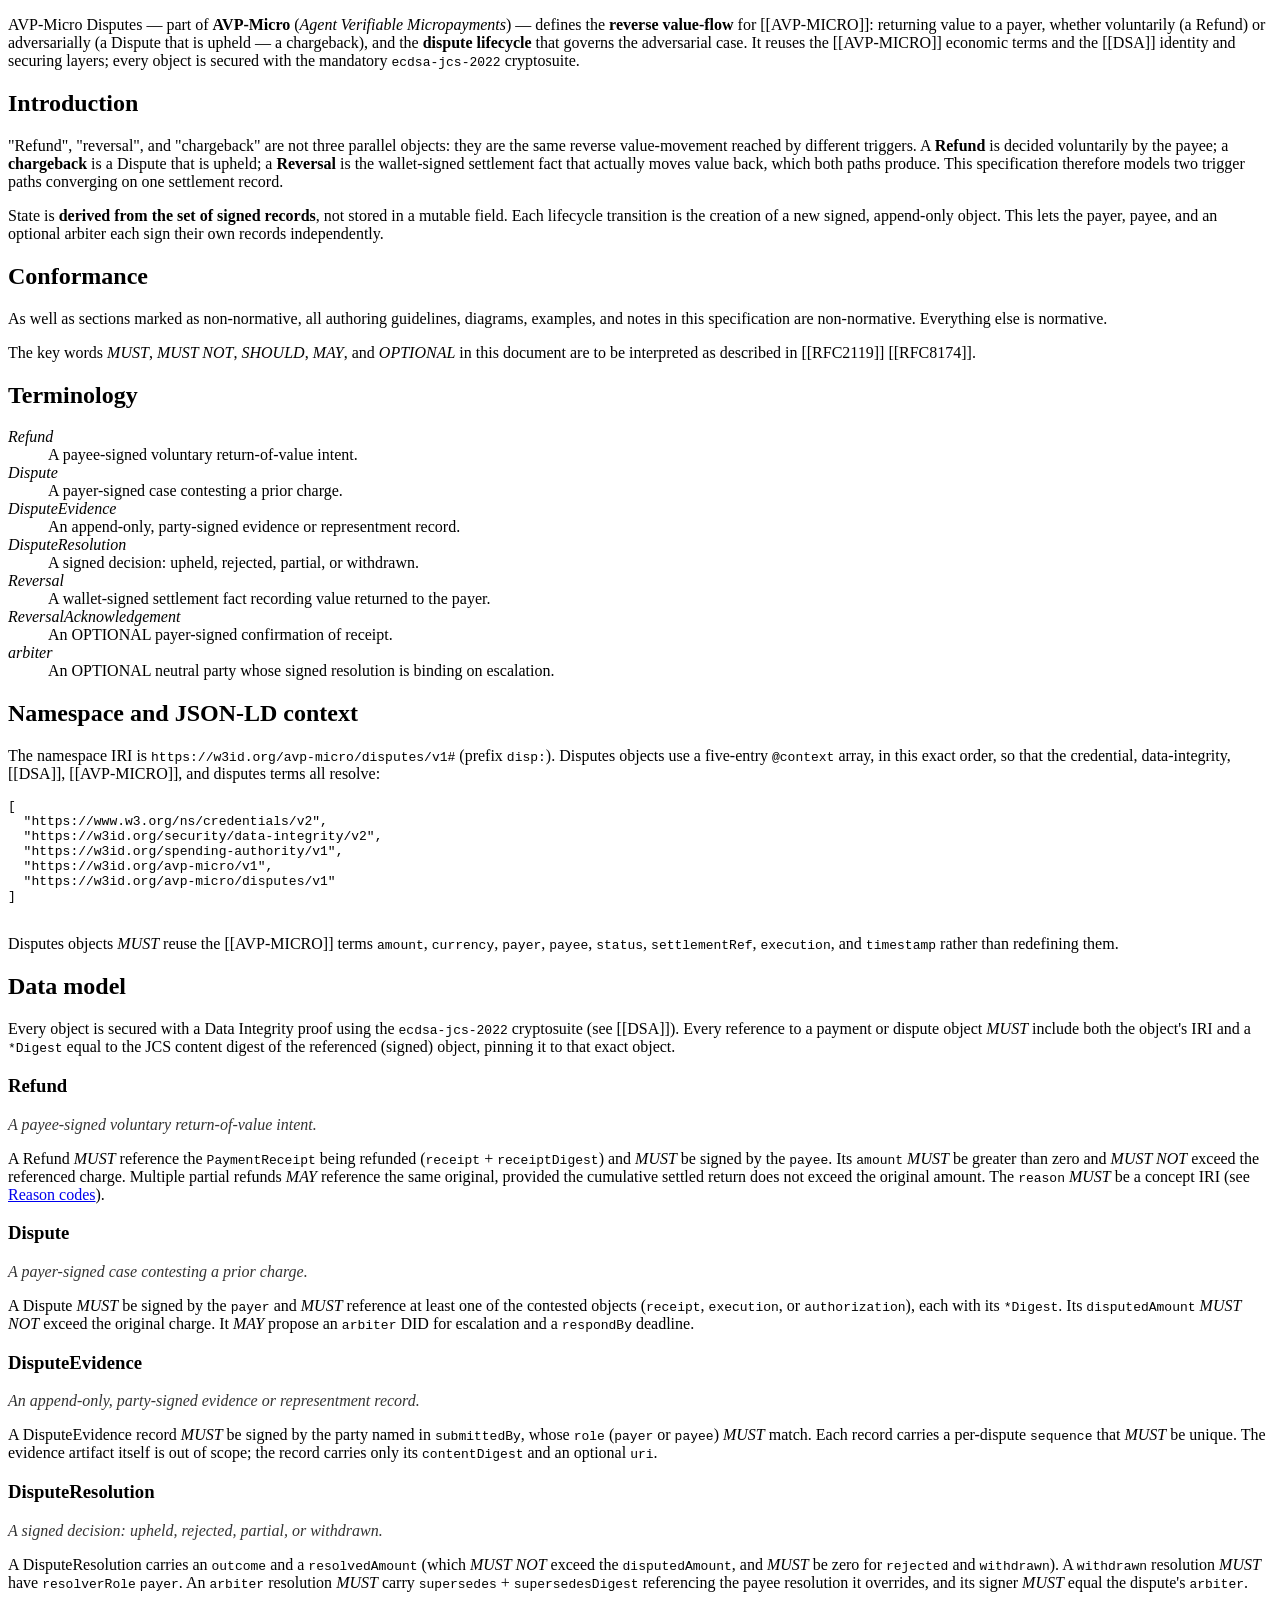
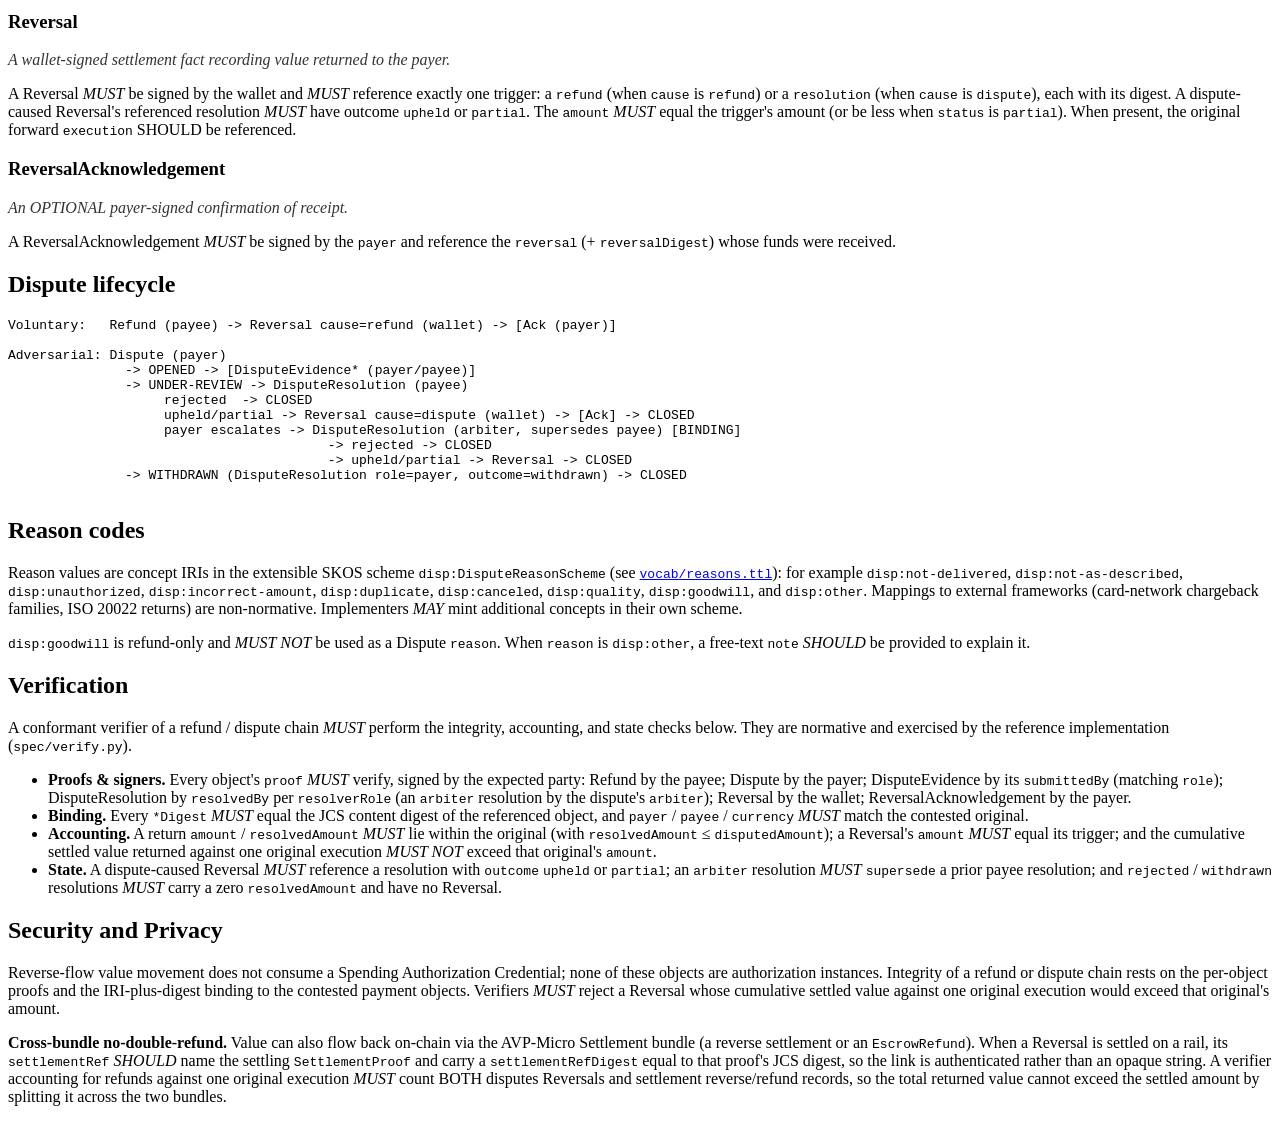
<file: spec/disputes/index.html>
<!DOCTYPE html>
<html lang="en">
<head>
  <meta charset="utf-8">
  <title>AVP-Micro Disputes</title>
  <style>
    p.object-summary { font-style: italic; color: #333; margin-bottom: 0.5em; }
  </style>
  <script src="https://www.w3.org/Tools/respec/respec-w3c" class="remove" defer></script>
  <script class="remove">
    // @ts-check
    const respecConfig = {
      specStatus: "unofficial",
      shortName: "avp-micro-disputes",
      subtitle: "Refunds, reversals, chargebacks, and dispute lifecycles for AVP-Micro",
      editors: [
        { name: "Stephane Fellah", company: "Geoknoesis LLC", companyURL: "https://geoknoesis.com" },
      ],
      github: { repoURL: "https://github.com/geoknoesis/avp-micro", branch: "main" },
      license: "cc-by",
      lint: { "no-unused-dfns": false },
      xref: ["vc-data-model-2.0", "did-core", "INFRA"],
      localBiblio: {
        "DSA": { title: "Delegated Spending Authority", href: "../authority/",
                 publisher: "Geoknoesis LLC (editor's draft)" },
        "AVP-MICRO": { title: "AVP-Micro Payments", href: "../payments/",
                       publisher: "Geoknoesis LLC (editor's draft)" },
        "RFC8785": { title: "JSON Canonicalization Scheme (JCS)",
                     href: "https://www.rfc-editor.org/rfc/rfc8785",
                     authors: ["A. Rundgren", "B. Jordan", "S. Erdtman"],
                     date: "June 2020", status: "Informational", publisher: "IETF" },
      },
    };
  </script>
</head>
<body>
  <section id="abstract" class="informative">
    <p>
      AVP-Micro Disputes &mdash; part of <strong>AVP-Micro</strong>
      (<em>Agent Verifiable Micropayments</em>) &mdash; defines the
      <strong>reverse value-flow</strong> for
      [[AVP-MICRO]]: returning value to a payer, whether voluntarily (a
      <a>Refund</a>) or adversarially (a <a>Dispute</a> that is upheld — a
      chargeback), and the <strong>dispute lifecycle</strong> that governs the
      adversarial case. It reuses the [[AVP-MICRO]] economic terms and the
      [[DSA]] identity and securing layers; every object is secured with the
      mandatory <code>ecdsa-jcs-2022</code> cryptosuite.
    </p>
  </section>

  <section id="sotd"></section>

  <section class="informative">
    <h2>Introduction</h2>
    <p>
      "Refund", "reversal", and "chargeback" are not three parallel objects: they
      are the same reverse value-movement reached by different triggers. A
      <strong>Refund</strong> is decided voluntarily by the payee; a
      <strong>chargeback</strong> is a <a>Dispute</a> that is upheld; a
      <strong>Reversal</strong> is the wallet-signed settlement fact that actually
      moves value back, which both paths produce. This specification therefore
      models two trigger paths converging on one settlement record.
    </p>
    <p>
      State is <strong>derived from the set of signed records</strong>, not stored
      in a mutable field. Each lifecycle transition is the creation of a new signed,
      append-only object. This lets the payer, payee, and an optional arbiter each
      sign their own records independently.
    </p>
  </section>

  <section>
    <h2>Conformance</h2>
    <p>
      As well as sections marked as non-normative, all authoring guidelines,
      diagrams, examples, and notes in this specification are non-normative.
      Everything else is normative.
    </p>
    <p>
      The key words <em class="rfc2119">MUST</em>, <em class="rfc2119">MUST NOT</em>,
      <em class="rfc2119">SHOULD</em>, <em class="rfc2119">MAY</em>, and
      <em class="rfc2119">OPTIONAL</em> in this document are to be interpreted as
      described in [[RFC2119]] [[RFC8174]].
    </p>
  </section>

  <section>
    <h2>Terminology</h2>
    <dl>
      <dt><dfn>Refund</dfn></dt><dd>A payee-signed voluntary return-of-value intent.</dd>
      <dt><dfn>Dispute</dfn></dt><dd>A payer-signed case contesting a prior charge.</dd>
      <dt><dfn>DisputeEvidence</dfn></dt><dd>An append-only, party-signed evidence or representment record.</dd>
      <dt><dfn>DisputeResolution</dfn></dt><dd>A signed decision: upheld, rejected, partial, or withdrawn.</dd>
      <dt><dfn>Reversal</dfn></dt><dd>A wallet-signed settlement fact recording value returned to the payer.</dd>
      <dt><dfn>ReversalAcknowledgement</dfn></dt><dd>An OPTIONAL payer-signed confirmation of receipt.</dd>
      <dt><dfn>arbiter</dfn></dt><dd>An OPTIONAL neutral party whose signed resolution is binding on escalation.</dd>
    </dl>
  </section>

  <section>
    <h2>Namespace and JSON-LD context</h2>
    <p>
      The namespace IRI is <code>https://w3id.org/avp-micro/disputes/v1#</code>
      (prefix <code>disp:</code>). Disputes objects use a five-entry
      <code>@context</code> array, in this exact order, so that the credential,
      data-integrity, [[DSA]], [[AVP-MICRO]], and disputes terms all resolve:
    </p>
    <pre class="json">
[
  "https://www.w3.org/ns/credentials/v2",
  "https://w3id.org/security/data-integrity/v2",
  "https://w3id.org/spending-authority/v1",
  "https://w3id.org/avp-micro/v1",
  "https://w3id.org/avp-micro/disputes/v1"
]
    </pre>
    <p>
      Disputes objects <em class="rfc2119">MUST</em> reuse the [[AVP-MICRO]] terms
      <code>amount</code>, <code>currency</code>, <code>payer</code>,
      <code>payee</code>, <code>status</code>, <code>settlementRef</code>,
      <code>execution</code>, and <code>timestamp</code> rather than redefining them.
    </p>
  </section>

  <section>
    <h2>Data model</h2>
    <p>
      Every object is secured with a Data Integrity proof using the
      <code>ecdsa-jcs-2022</code> cryptosuite (see [[DSA]]). Every reference to a
      payment or dispute object <em class="rfc2119">MUST</em> include both the
      object's IRI and a <code>*Digest</code> equal to the JCS content digest of the
      referenced (signed) object, pinning it to that exact object.
    </p>

    <section>
      <h3>Refund</h3>
      <p class="object-summary">A payee-signed voluntary return-of-value intent.</p>
      <p>
        A <a>Refund</a> <em class="rfc2119">MUST</em> reference the
        <code>PaymentReceipt</code> being refunded (<code>receipt</code> +
        <code>receiptDigest</code>) and <em class="rfc2119">MUST</em> be signed by
        the <code>payee</code>. Its <code>amount</code>
        <em class="rfc2119">MUST</em> be greater than zero and
        <em class="rfc2119">MUST NOT</em> exceed the referenced charge. Multiple
        partial refunds <em class="rfc2119">MAY</em> reference the same original,
        provided the cumulative settled return does not exceed the original amount.
        The <code>reason</code> <em class="rfc2119">MUST</em> be a concept IRI (see
        <a href="#reason-codes">Reason codes</a>).
      </p>
    </section>

    <section>
      <h3>Dispute</h3>
      <p class="object-summary">A payer-signed case contesting a prior charge.</p>
      <p>
        A <a>Dispute</a> <em class="rfc2119">MUST</em> be signed by the
        <code>payer</code> and <em class="rfc2119">MUST</em> reference at least one of
        the contested objects (<code>receipt</code>, <code>execution</code>, or
        <code>authorization</code>), each with its <code>*Digest</code>. Its
        <code>disputedAmount</code> <em class="rfc2119">MUST NOT</em> exceed the
        original charge. It <em class="rfc2119">MAY</em> propose an
        <code>arbiter</code> DID for escalation and a <code>respondBy</code>
        deadline.
      </p>
    </section>

    <section>
      <h3>DisputeEvidence</h3>
      <p class="object-summary">An append-only, party-signed evidence or representment record.</p>
      <p>
        A <a>DisputeEvidence</a> record <em class="rfc2119">MUST</em> be signed by the
        party named in <code>submittedBy</code>, whose <code>role</code>
        (<code>payer</code> or <code>payee</code>) <em class="rfc2119">MUST</em>
        match. Each record carries a per-dispute <code>sequence</code> that
        <em class="rfc2119">MUST</em> be unique. The evidence artifact itself is
        out of scope; the record carries only its <code>contentDigest</code> and an
        optional <code>uri</code>.
      </p>
    </section>

    <section>
      <h3>DisputeResolution</h3>
      <p class="object-summary">A signed decision: upheld, rejected, partial, or withdrawn.</p>
      <p>
        A <a>DisputeResolution</a> carries an <code>outcome</code> and a
        <code>resolvedAmount</code> (which <em class="rfc2119">MUST NOT</em> exceed
        the <code>disputedAmount</code>, and <em class="rfc2119">MUST</em> be zero for
        <code>rejected</code> and <code>withdrawn</code>). A <code>withdrawn</code>
        resolution <em class="rfc2119">MUST</em> have <code>resolverRole</code>
        <code>payer</code>. An <code>arbiter</code> resolution
        <em class="rfc2119">MUST</em> carry <code>supersedes</code> +
        <code>supersedesDigest</code> referencing the payee resolution it overrides,
        and its signer <em class="rfc2119">MUST</em> equal the dispute's
        <code>arbiter</code>.
      </p>
    </section>

    <section>
      <h3>Reversal</h3>
      <p class="object-summary">A wallet-signed settlement fact recording value returned to the payer.</p>
      <p>
        A <a>Reversal</a> <em class="rfc2119">MUST</em> be signed by the wallet and
        <em class="rfc2119">MUST</em> reference exactly one trigger: a
        <code>refund</code> (when <code>cause</code> is <code>refund</code>) or a
        <code>resolution</code> (when <code>cause</code> is <code>dispute</code>),
        each with its digest. A dispute-caused Reversal's referenced resolution
        <em class="rfc2119">MUST</em> have outcome <code>upheld</code> or
        <code>partial</code>. The <code>amount</code> <em class="rfc2119">MUST</em>
        equal the trigger's amount (or be less when <code>status</code> is
        <code>partial</code>). When present, the original forward
        <code>execution</code> SHOULD be referenced.
      </p>
    </section>

    <section>
      <h3>ReversalAcknowledgement</h3>
      <p class="object-summary">An OPTIONAL payer-signed confirmation of receipt.</p>
      <p>
        A <a>ReversalAcknowledgement</a> <em class="rfc2119">MUST</em> be signed by
        the <code>payer</code> and reference the <code>reversal</code> (+
        <code>reversalDigest</code>) whose funds were received.
      </p>
    </section>
  </section>

  <section class="informative">
    <h2>Dispute lifecycle</h2>
    <pre>
Voluntary:   Refund (payee) -> Reversal cause=refund (wallet) -> [Ack (payer)]

Adversarial: Dispute (payer)
               -> OPENED -> [DisputeEvidence* (payer/payee)]
               -> UNDER-REVIEW -> DisputeResolution (payee)
                    rejected  -> CLOSED
                    upheld/partial -> Reversal cause=dispute (wallet) -> [Ack] -> CLOSED
                    payer escalates -> DisputeResolution (arbiter, supersedes payee) [BINDING]
                                         -> rejected -> CLOSED
                                         -> upheld/partial -> Reversal -> CLOSED
               -> WITHDRAWN (DisputeResolution role=payer, outcome=withdrawn) -> CLOSED
    </pre>
  </section>

  <section id="reason-codes">
    <h2>Reason codes</h2>
    <p>
      Reason values are concept IRIs in the extensible SKOS scheme
      <code>disp:DisputeReasonScheme</code> (see
      <a href="vocab/reasons.ttl"><code>vocab/reasons.ttl</code></a>): for example
      <code>disp:not-delivered</code>, <code>disp:not-as-described</code>,
      <code>disp:unauthorized</code>, <code>disp:incorrect-amount</code>,
      <code>disp:duplicate</code>, <code>disp:canceled</code>,
      <code>disp:quality</code>, <code>disp:goodwill</code>, and
      <code>disp:other</code>. Mappings to external frameworks (card-network
      chargeback families, ISO 20022 returns) are non-normative. Implementers
      <em class="rfc2119">MAY</em> mint additional concepts in their own scheme.
    </p>
    <p>
      <code>disp:goodwill</code> is refund-only and <em class="rfc2119">MUST NOT</em>
      be used as a <a>Dispute</a> <code>reason</code>. When <code>reason</code> is
      <code>disp:other</code>, a free-text <code>note</code>
      <em class="rfc2119">SHOULD</em> be provided to explain it.
    </p>
  </section>

  <section id="verification">
    <h2>Verification</h2>
    <p>
      A conformant verifier of a refund / dispute chain
      <em class="rfc2119">MUST</em> perform the integrity, accounting, and state checks
      below. They are normative and exercised by the reference implementation
      (<code>spec/verify.py</code>).
    </p>
    <ul>
      <li><strong>Proofs &amp; signers.</strong> Every object's <code>proof</code>
        <em class="rfc2119">MUST</em> verify, signed by the expected party:
        <a>Refund</a> by the payee; <a>Dispute</a> by the payer;
        <a>DisputeEvidence</a> by its <code>submittedBy</code> (matching
        <code>role</code>); <a>DisputeResolution</a> by <code>resolvedBy</code> per
        <code>resolverRole</code> (an <code>arbiter</code> resolution by the dispute's
        <code>arbiter</code>); <a>Reversal</a> by the wallet;
        <a>ReversalAcknowledgement</a> by the payer.</li>
      <li><strong>Binding.</strong> Every <code>*Digest</code>
        <em class="rfc2119">MUST</em> equal the JCS content digest of the referenced
        object, and <code>payer</code> / <code>payee</code> / <code>currency</code>
        <em class="rfc2119">MUST</em> match the contested original.</li>
      <li><strong>Accounting.</strong> A return <code>amount</code> /
        <code>resolvedAmount</code> <em class="rfc2119">MUST</em> lie within the
        original (with <code>resolvedAmount</code> ≤ <code>disputedAmount</code>); a
        <a>Reversal</a>'s <code>amount</code> <em class="rfc2119">MUST</em> equal its
        trigger; and the cumulative settled value returned against one original
        execution <em class="rfc2119">MUST NOT</em> exceed that original's
        <code>amount</code>.</li>
      <li><strong>State.</strong> A dispute-caused <a>Reversal</a>
        <em class="rfc2119">MUST</em> reference a resolution with <code>outcome</code>
        <code>upheld</code> or <code>partial</code>; an <code>arbiter</code>
        resolution <em class="rfc2119">MUST</em> <code>supersede</code> a prior payee
        resolution; and <code>rejected</code> / <code>withdrawn</code> resolutions
        <em class="rfc2119">MUST</em> carry a zero <code>resolvedAmount</code> and have
        no <a>Reversal</a>.</li>
    </ul>
  </section>

  <section class="informative">
    <h2>Security and Privacy</h2>
    <p>
      Reverse-flow value movement does not consume a Spending Authorization
      Credential; none of these objects are authorization instances. Integrity of a
      refund or dispute chain rests on the per-object proofs and the
      IRI-plus-digest binding to the contested payment objects. Verifiers
      <em class="rfc2119">MUST</em> reject a Reversal whose cumulative settled value
      against one original execution would exceed that original's amount.
    </p>
    <p>
      <strong>Cross-bundle no-double-refund.</strong> Value can also flow back on-chain
      via the AVP-Micro Settlement bundle (a reverse settlement or an
      <code>EscrowRefund</code>). When a <a>Reversal</a> is settled on a rail, its
      <code>settlementRef</code> <em class="rfc2119">SHOULD</em> name the settling
      <code>SettlementProof</code> and carry a <code>settlementRefDigest</code> equal to
      that proof's JCS digest, so the link is authenticated rather than an opaque string.
      A verifier accounting for refunds against one original execution
      <em class="rfc2119">MUST</em> count BOTH disputes <a>Reversal</a>s and settlement
      reverse/refund records, so the total returned value cannot exceed the settled
      amount by splitting it across the two bundles.
    </p>
  </section>
</body>
</html>
</file>
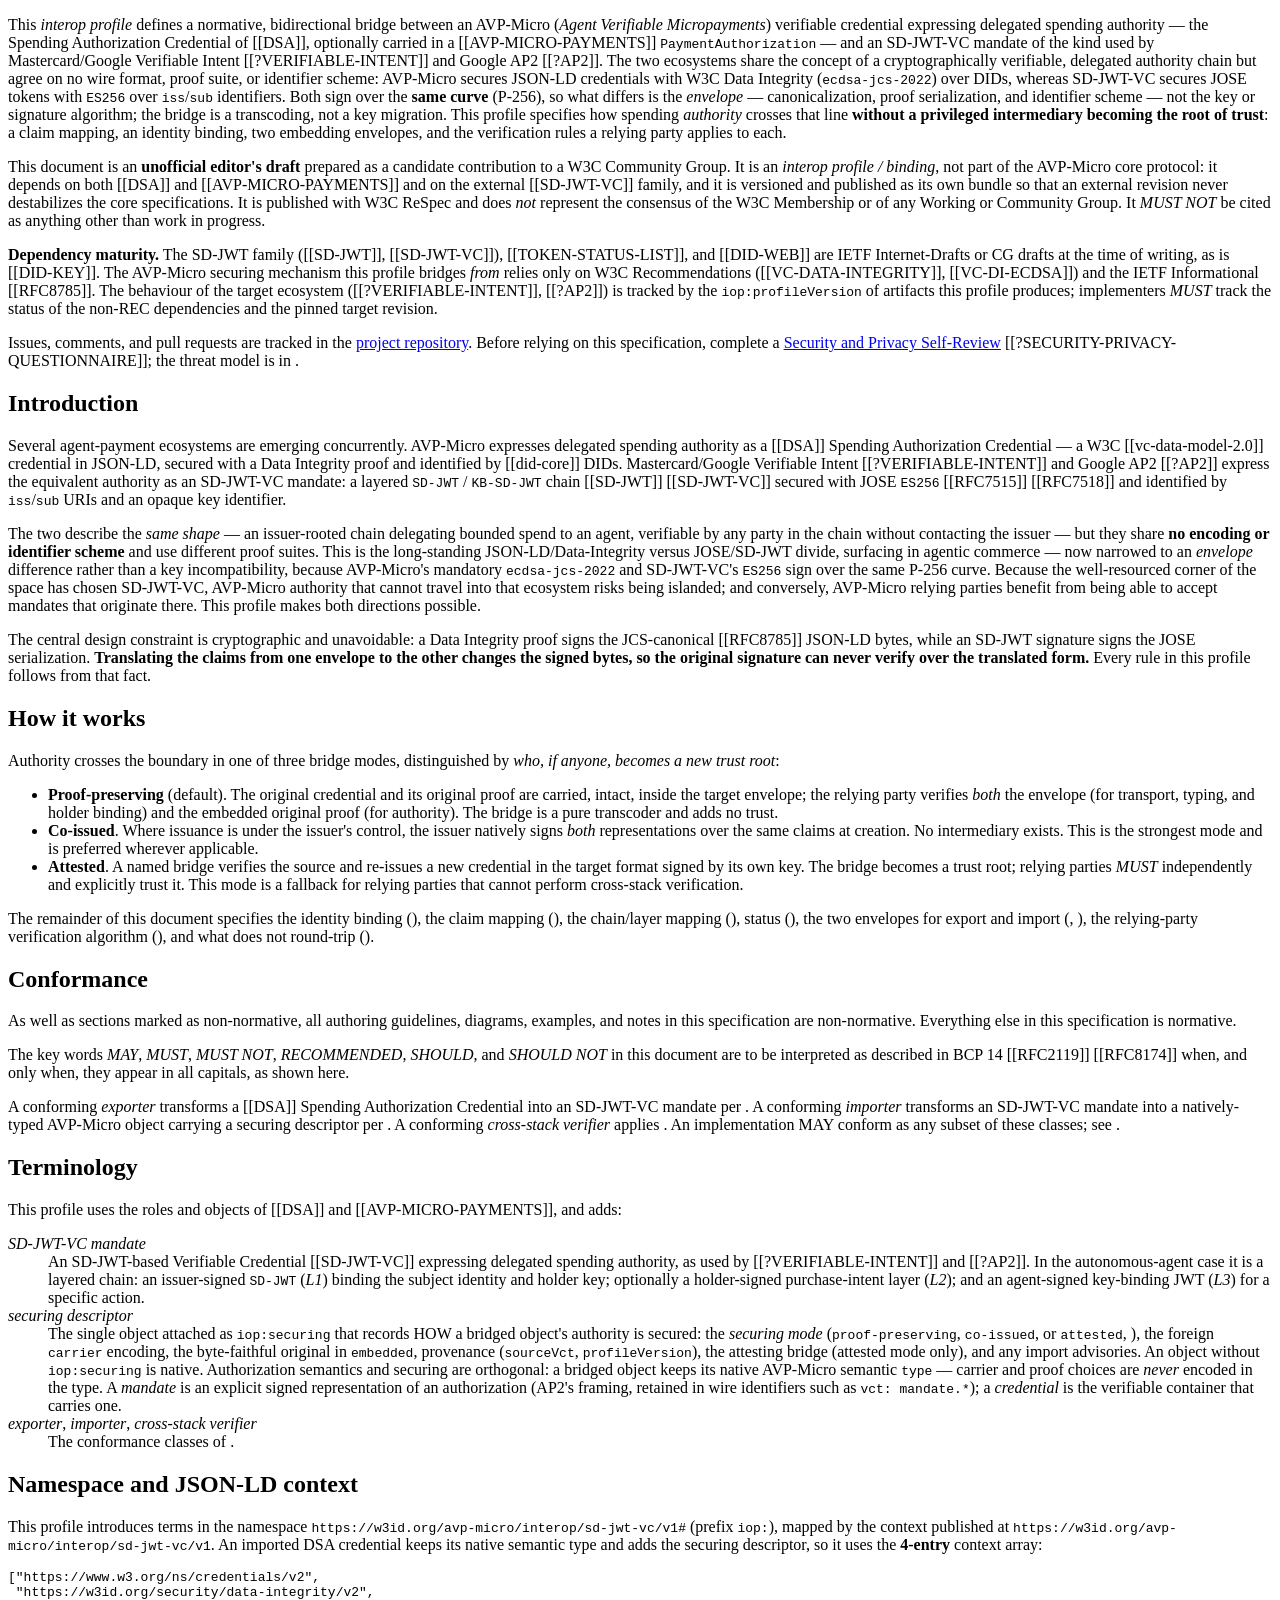
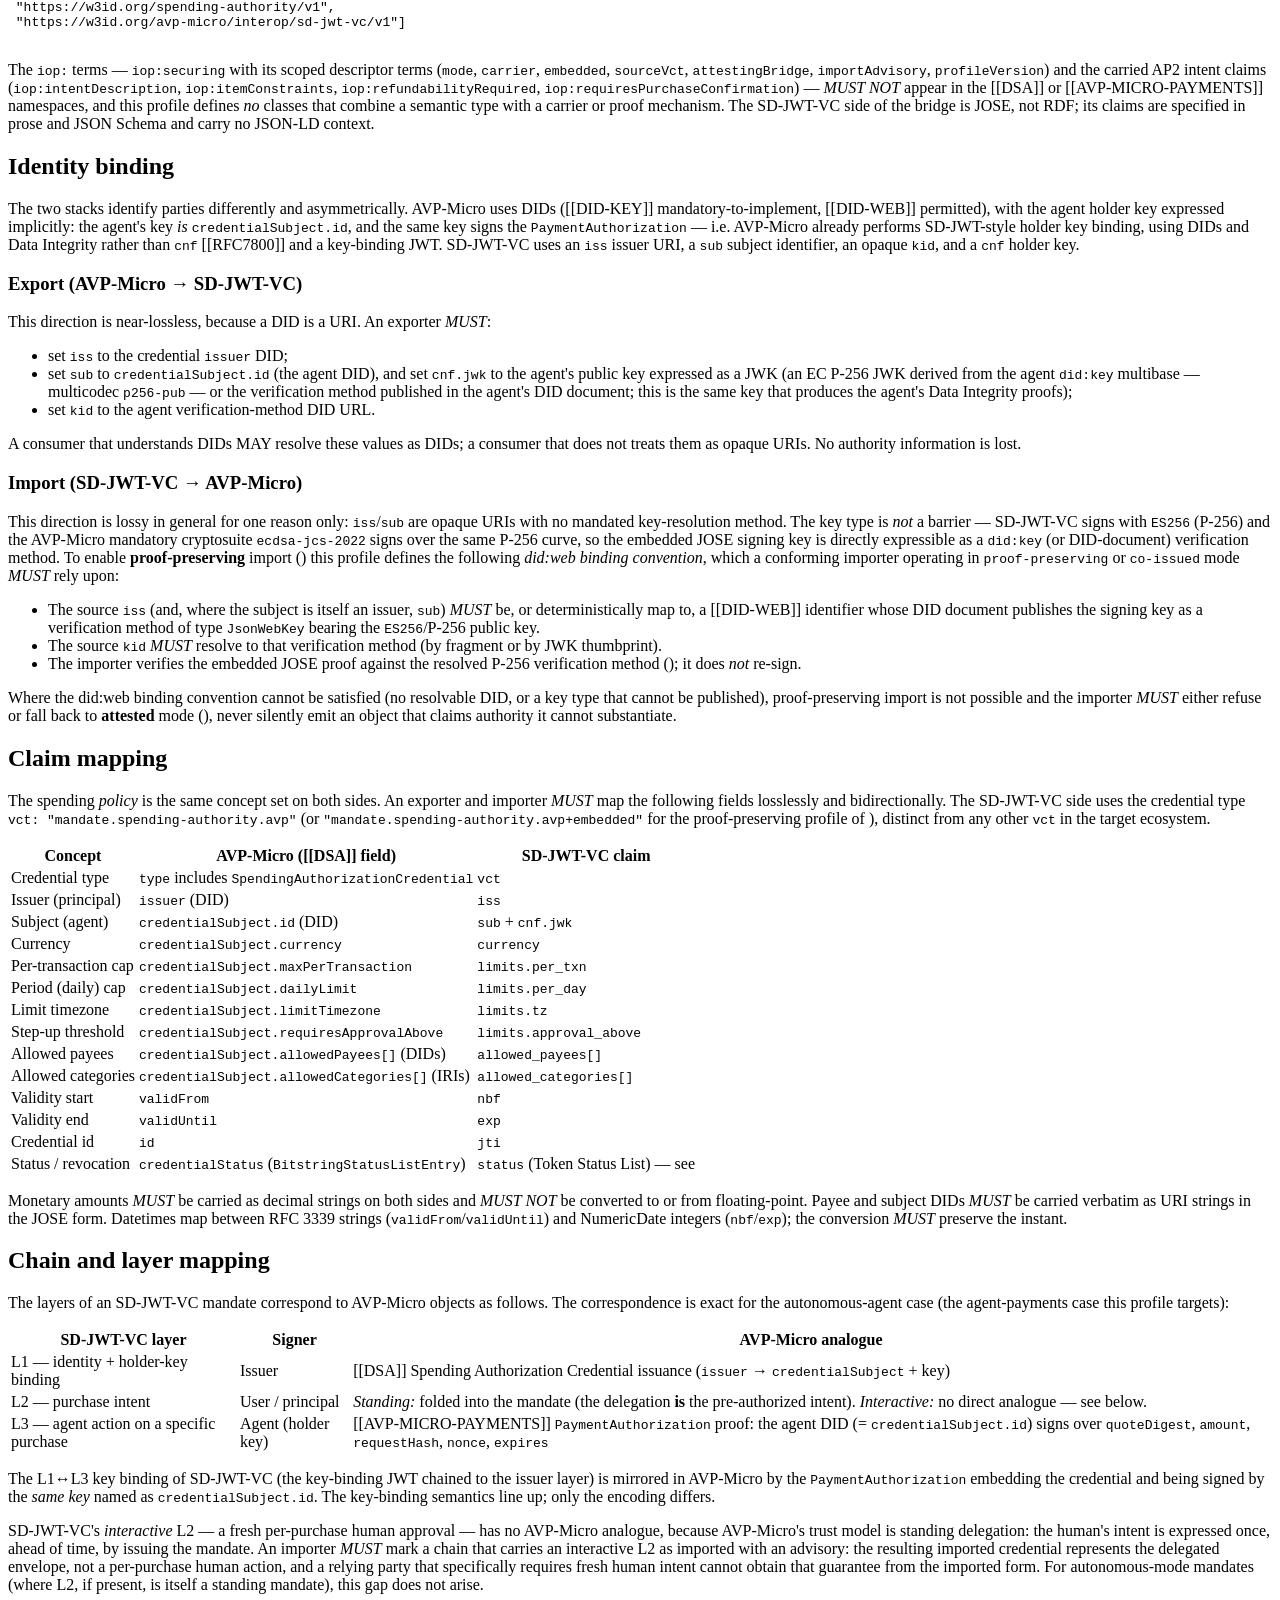
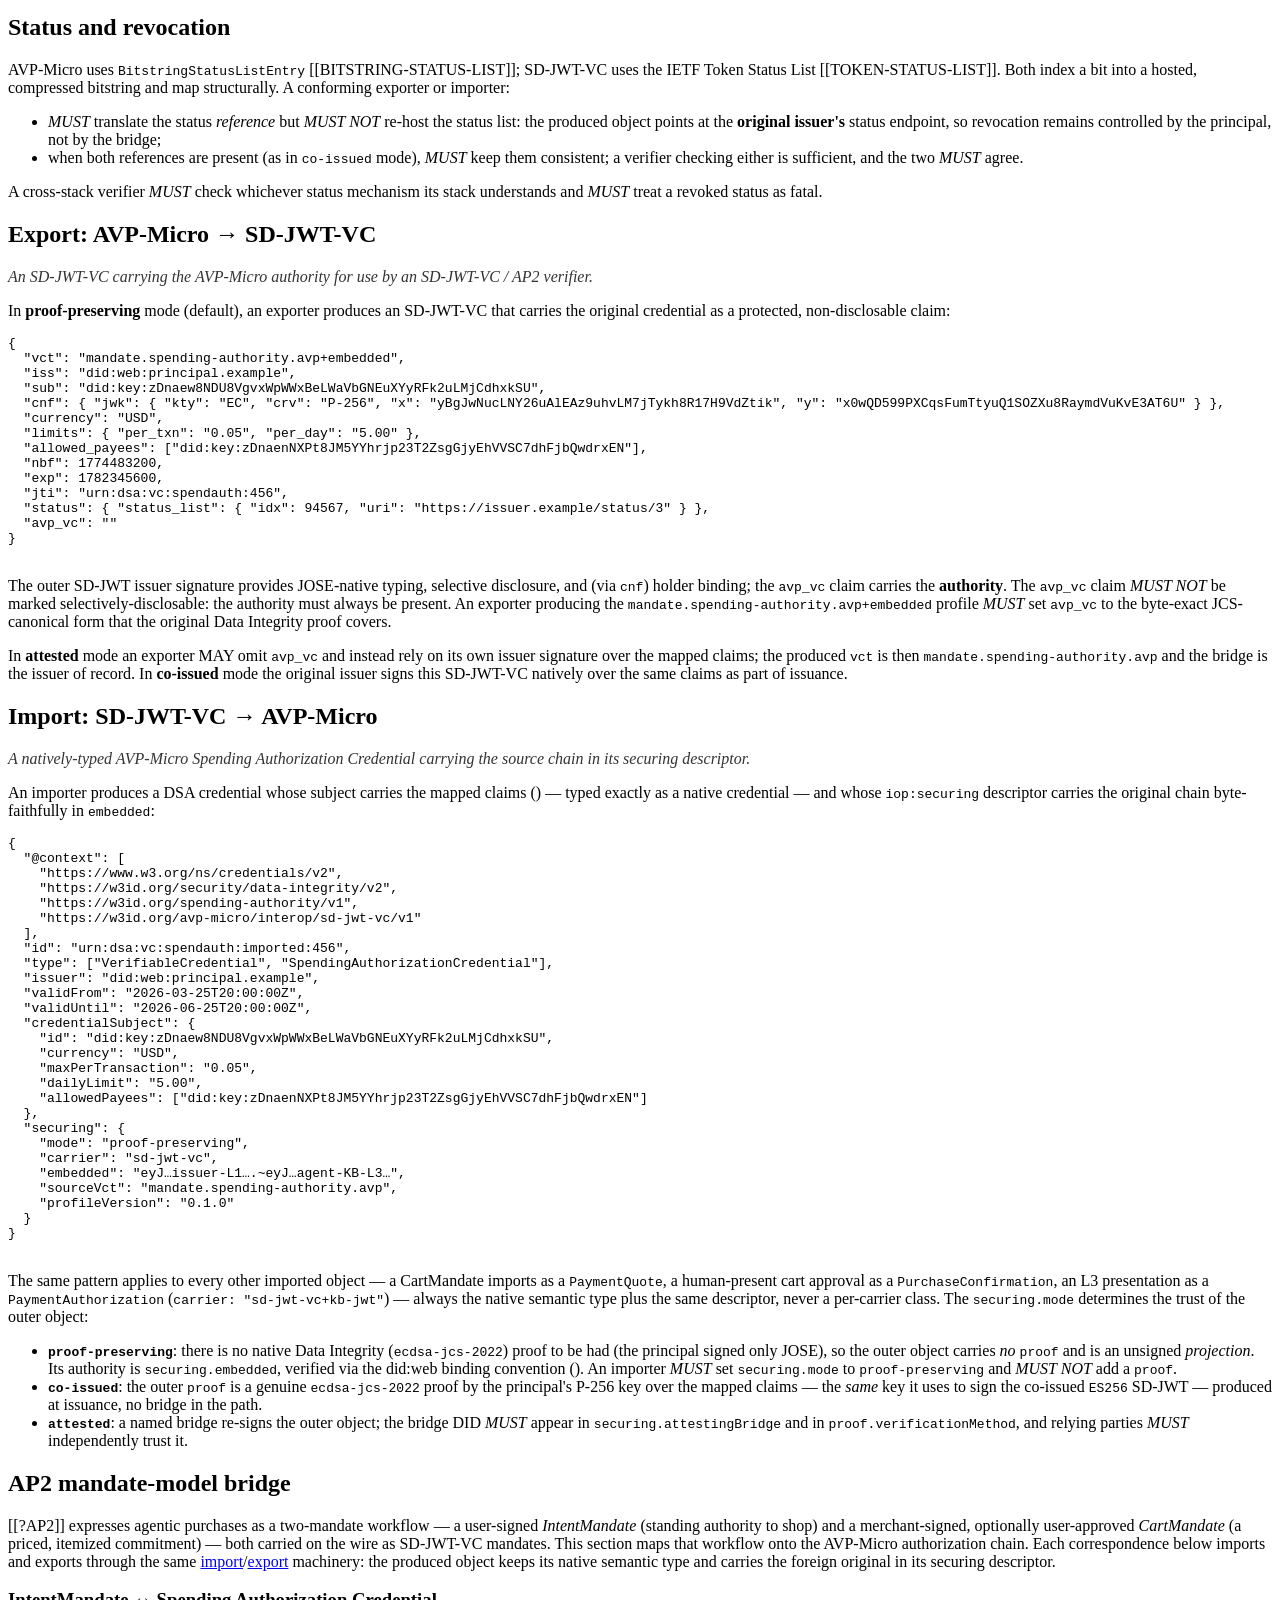
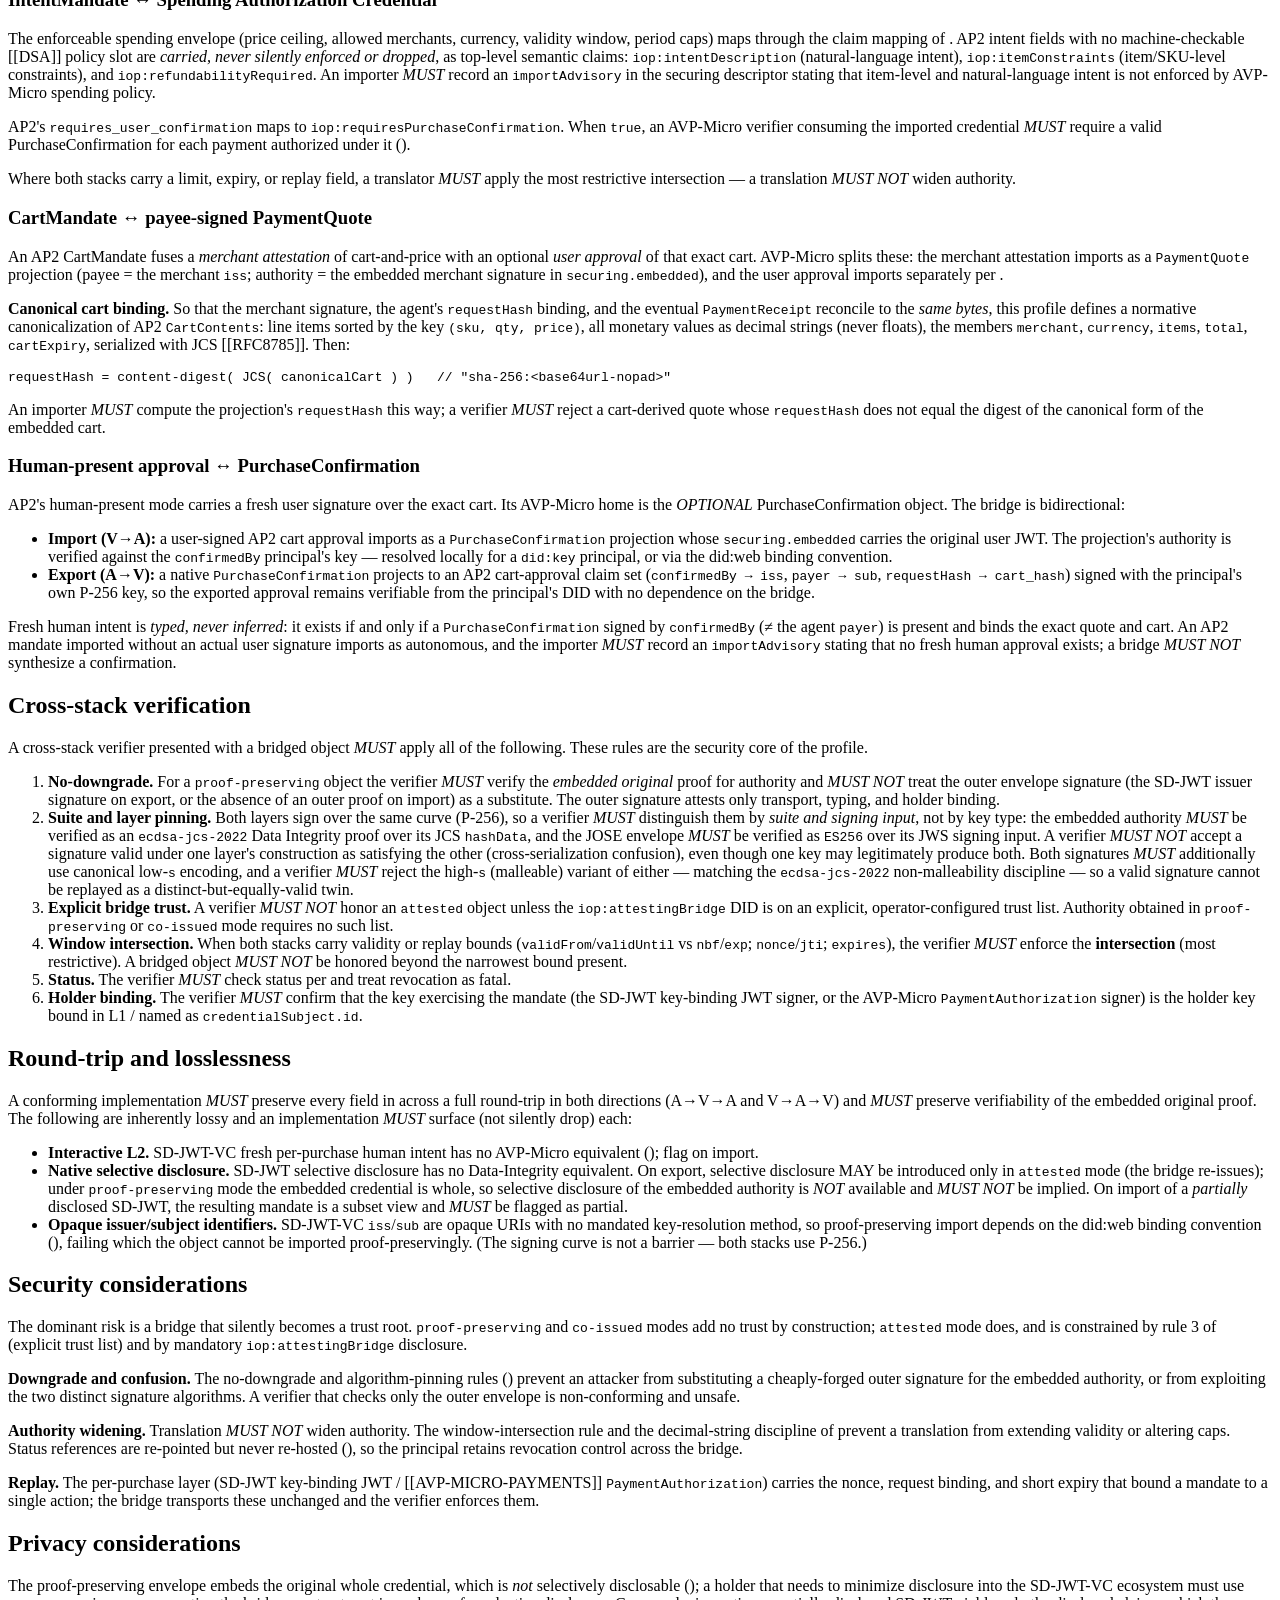
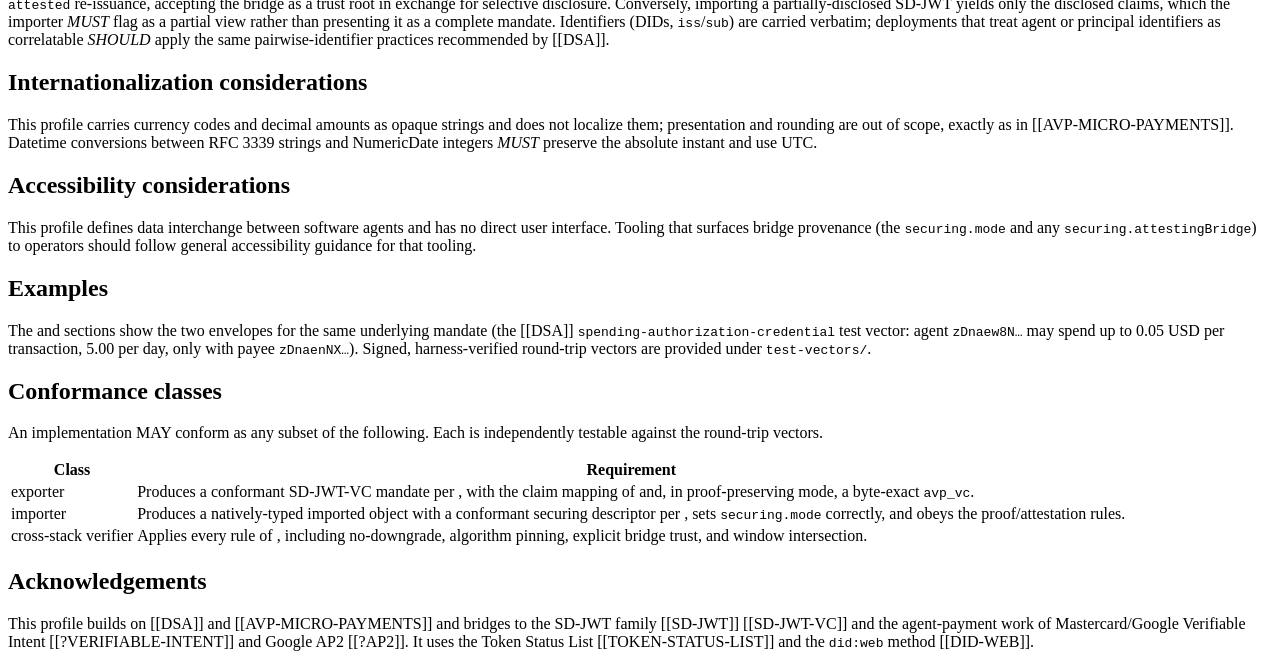
<file: spec/interop-sd-jwt-vc/index.html>
<!DOCTYPE html>
<html lang="en">
<head>
  <meta charset="utf-8">
  <title>AVP-Micro &harr; SD-JWT-VC Interop Profile</title>
  <style>
    p.object-summary { font-style: italic; color: #333; margin-bottom: 0.5em; }
    figure { margin: 1.5em 0; }
    figure.fig-diagram { text-align: center; }
    figure.fig-diagram svg { max-width: 100%; height: auto; }
    figure.fig-diagram figcaption { font-size: 0.9em; color: #555; margin-top: 0.4em; }
  </style>
  <script src="https://www.w3.org/Tools/respec/respec-w3c" class="remove" defer></script>
  <script class="remove">
    // @ts-check
    const respecConfig = {
      specStatus: "unofficial",
      shortName: "avp-micro-interop-sd-jwt-vc",
      subtitle: "Bridging AVP-Micro delegated spending authority to and from SD-JWT-VC mandates (Verifiable Intent / AP2)",
      editors: [
        {
          name: "Stephane Fellah",
          company: "Geoknoesis LLC",
          companyURL: "https://geoknoesis.com",
        },
      ],
      github: {
        repoURL: "https://github.com/geoknoesis/avp-micro",
        branch: "main",
      },
      license: "cc-by",
      lint: { "no-unused-dfns": false },
      xref: ["vc-data-model-2.0", "did-core", "INFRA"],
      localBiblio: {
        "DSA": {
          title: "Delegated Spending Authority",
          href: "../authority/",
          authors: ["S. Fellah"],
          publisher: "AVP-Micro (unofficial draft)",
        },
        "AVP-MICRO-PAYMENTS": {
          title: "AVP-Micro Payments",
          href: "../payments/",
          authors: ["S. Fellah"],
          publisher: "AVP-Micro (unofficial draft)",
        },
        "SD-JWT": {
          title: "Selective Disclosure for JWTs (SD-JWT)",
          href: "https://datatracker.ietf.org/doc/draft-ietf-oauth-selective-disclosure-jwt/",
          publisher: "IETF OAuth WG",
          status: "Internet-Draft",
        },
        "SD-JWT-VC": {
          title: "SD-JWT-based Verifiable Credentials (SD-JWT VC)",
          href: "https://datatracker.ietf.org/doc/draft-ietf-oauth-sd-jwt-vc/",
          publisher: "IETF OAuth WG",
          status: "Internet-Draft",
        },
        "TOKEN-STATUS-LIST": {
          title: "Token Status List",
          href: "https://datatracker.ietf.org/doc/draft-ietf-oauth-status-list/",
          publisher: "IETF OAuth WG",
          status: "Internet-Draft",
        },
        "DID-WEB": {
          title: "did:web Method Specification",
          href: "https://w3c-ccg.github.io/did-method-web/",
          publisher: "W3C Credentials Community Group",
        },
        "RFC7515": {
          title: "JSON Web Signature (JWS)",
          href: "https://www.rfc-editor.org/rfc/rfc7515",
          date: "May 2015",
          status: "Proposed Standard",
          publisher: "IETF",
        },
        "RFC7518": {
          title: "JSON Web Algorithms (JWA)",
          href: "https://www.rfc-editor.org/rfc/rfc7518",
          date: "May 2015",
          status: "Proposed Standard",
          publisher: "IETF",
        },
        "RFC7800": {
          title: "Proof-of-Possession Key Semantics for JSON Web Tokens (JWTs)",
          href: "https://www.rfc-editor.org/rfc/rfc7800",
          date: "April 2016",
          status: "Proposed Standard",
          publisher: "IETF",
        },
        "RFC8785": {
          title: "JSON Canonicalization Scheme (JCS)",
          href: "https://www.rfc-editor.org/rfc/rfc8785",
          authors: ["A. Rundgren", "B. Jordan", "S. Erdtman"],
          date: "June 2020",
          status: "Informational",
          publisher: "IETF",
        },
        "VC-DATA-INTEGRITY": {
          title: "Verifiable Credential Data Integrity 1.0",
          href: "https://www.w3.org/TR/vc-data-integrity/",
          status: "REC",
          publisher: "W3C",
        },
        "VC-DI-ECDSA": {
          title: "Verifiable Credential Data Integrity ECDSA Cryptosuites v1.0",
          href: "https://www.w3.org/TR/vc-di-ecdsa/",
          status: "REC",
          publisher: "W3C",
        },
        "VC-DI-EDDSA": {
          title: "Verifiable Credential Data Integrity EdDSA Cryptosuites v1.0",
          href: "https://www.w3.org/TR/vc-di-eddsa/",
          status: "REC",
          publisher: "W3C",
        },
        "BITSTRING-STATUS-LIST": {
          title: "Bitstring Status List v1.0",
          href: "https://www.w3.org/TR/vc-bitstring-status-list/",
          status: "REC",
          publisher: "W3C",
        },
        "DID-KEY": {
          title: "The did:key Method v0.7",
          href: "https://w3c-ccg.github.io/did-key-spec/",
          publisher: "W3C Credentials Community Group",
        },
        "VERIFIABLE-INTENT": {
          title: "Verifiable Intent",
          href: "https://verifiableintent.dev/",
          publisher: "Mastercard and Google (open source, Apache-2.0)",
          date: "March 2026",
        },
        "AP2": {
          title: "Agent Payments Protocol (AP2)",
          href: "https://github.com/google-agentic-commerce/AP2",
          publisher: "Google",
        },
        "SECURITY-PRIVACY-QUESTIONNAIRE": {
          title: "Self-Review Questionnaire: Security and Privacy",
          href: "https://www.w3.org/TR/security-privacy-questionnaire/",
          publisher: "W3C TAG",
        },
      },
    };
  </script>
</head>
<body>
  <section id="abstract">
    <p>
      This <dfn>interop profile</dfn> defines a normative, bidirectional bridge
      between an AVP-Micro (<em>Agent Verifiable Micropayments</em>) <a data-cite="vc-data-model-2.0#dfn-verifiable-credentials">verifiable
      credential</a> expressing delegated spending authority &mdash; the
      <a>Spending Authorization Credential</a> of [[DSA]], optionally carried in a
      [[AVP-MICRO-PAYMENTS]] <code>PaymentAuthorization</code> &mdash; and an
      <a>SD-JWT-VC mandate</a> of the kind used by Mastercard/Google
      <a>Verifiable Intent</a> [[?VERIFIABLE-INTENT]] and Google AP2 [[?AP2]]. The two
      ecosystems share the concept of a cryptographically verifiable, delegated
      authority chain but agree on no wire format, proof suite, or identifier scheme:
      AVP-Micro secures JSON-LD credentials with W3C Data Integrity
      (<code>ecdsa-jcs-2022</code>) over DIDs, whereas SD-JWT-VC secures JOSE tokens
      with <code>ES256</code> over <code>iss</code>/<code>sub</code> identifiers. Both
      sign over the <strong>same curve</strong> (P-256), so what differs is the
      <em>envelope</em> &mdash; canonicalization, proof serialization, and identifier
      scheme &mdash; not the key or signature algorithm; the bridge is a transcoding,
      not a key migration. This
      profile specifies how spending <em>authority</em> crosses that line
      <strong>without a privileged intermediary becoming the root of trust</strong>:
      a claim mapping, an identity binding, two embedding envelopes, and the
      verification rules a relying party applies to each.
    </p>
  </section>

  <section id="sotd">
    <p>
      This document is an <strong>unofficial editor's draft</strong> prepared as a
      candidate contribution to a W3C Community Group. It is an <em>interop
      profile / binding</em>, not part of the AVP-Micro core protocol: it depends on
      both [[DSA]] and [[AVP-MICRO-PAYMENTS]] and on the external [[SD-JWT-VC]]
      family, and it is versioned and published as its own bundle so that an external
      revision never destabilizes the core specifications. It is published with W3C
      ReSpec and does <em>not</em> represent the consensus of the W3C Membership or of
      any Working or Community Group. It <em>MUST NOT</em> be cited as anything other
      than work in progress.
    </p>
    <p>
      <strong>Dependency maturity.</strong> The SD-JWT family ([[SD-JWT]],
      [[SD-JWT-VC]]), [[TOKEN-STATUS-LIST]], and [[DID-WEB]] are IETF Internet-Drafts
      or CG drafts at the time of writing, as is [[DID-KEY]]. The AVP-Micro securing
      mechanism this profile bridges <em>from</em> relies only on W3C Recommendations
      ([[VC-DATA-INTEGRITY]], [[VC-DI-ECDSA]]) and the IETF Informational [[RFC8785]].
      The behaviour of the target ecosystem ([[?VERIFIABLE-INTENT]], [[?AP2]]) is
      tracked by the <code>iop:profileVersion</code> of artifacts this profile
      produces; implementers <em>MUST</em> track the status of the non-REC
      dependencies and the pinned target revision.
    </p>
    <p>
      Issues, comments, and pull requests are tracked in the
      <a href="https://github.com/geoknoesis/avp-micro">project repository</a>.
      Before relying on this specification, complete a
      <a href="https://www.w3.org/TR/security-privacy-questionnaire/">Security and
      Privacy Self-Review</a> [[?SECURITY-PRIVACY-QUESTIONNAIRE]]; the threat model is
      in <a href="#security"></a>.
    </p>
  </section>

  <section class="informative" id="introduction">
    <h2>Introduction</h2>
    <p>
      Several agent-payment ecosystems are emerging concurrently. AVP-Micro expresses
      delegated spending authority as a [[DSA]]
      <a>Spending Authorization Credential</a> &mdash; a W3C
      [[vc-data-model-2.0]] credential in JSON-LD, secured with a Data Integrity proof
      and identified by [[did-core]] DIDs. Mastercard/Google
      <a>Verifiable Intent</a> [[?VERIFIABLE-INTENT]] and Google AP2 [[?AP2]] express
      the equivalent authority as an <a>SD-JWT-VC mandate</a>: a layered
      <code>SD-JWT</code> / <code>KB-SD-JWT</code> chain [[SD-JWT]] [[SD-JWT-VC]]
      secured with JOSE <code>ES256</code> [[RFC7515]] [[RFC7518]] and identified by
      <code>iss</code>/<code>sub</code> URIs and an opaque key identifier.
    </p>
    <p>
      The two describe the <em>same shape</em> &mdash; an issuer-rooted chain
      delegating bounded spend to an agent, verifiable by any party in the chain
      without contacting the issuer &mdash; but they share <strong>no encoding or
      identifier scheme</strong> and use different proof suites. This is the
      long-standing JSON-LD/Data-Integrity versus JOSE/SD-JWT divide, surfacing in
      agentic commerce &mdash; now narrowed to an <em>envelope</em> difference rather
      than a key incompatibility, because AVP-Micro's mandatory
      <code>ecdsa-jcs-2022</code> and SD-JWT-VC's <code>ES256</code> sign over the
      same P-256 curve.
      Because the well-resourced corner of the space has chosen SD-JWT-VC, AVP-Micro
      authority that cannot travel into that ecosystem risks being islanded; and
      conversely, AVP-Micro relying parties benefit from being able to accept mandates
      that originate there. This profile makes both directions possible.
    </p>
    <p>
      The central design constraint is cryptographic and unavoidable: a Data Integrity
      proof signs the JCS-canonical [[RFC8785]] JSON-LD bytes, while an SD-JWT
      signature signs the JOSE serialization. <strong>Translating the claims from one
      envelope to the other changes the signed bytes, so the original signature can
      never verify over the translated form.</strong> Every rule in this profile
      follows from that fact.
    </p>
  </section>

  <section class="informative" id="overview">
    <h2>How it works</h2>
    <p>
      Authority crosses the boundary in one of three <a>bridge modes</a>, distinguished
      by <em>who, if anyone, becomes a new trust root</em>:
    </p>
    <ul>
      <li>
        <strong>Proof-preserving</strong> (default). The original credential and its
        original proof are carried, intact, inside the target envelope; the relying
        party verifies <em>both</em> the envelope (for transport, typing, and holder
        binding) and the embedded original proof (for authority). The bridge is a pure
        transcoder and adds no trust.
      </li>
      <li>
        <strong>Co-issued</strong>. Where issuance is under the issuer's control, the
        issuer natively signs <em>both</em> representations over the same claims at
        creation. No intermediary exists. This is the strongest mode and is preferred
        wherever applicable.
      </li>
      <li>
        <strong>Attested</strong>. A named bridge verifies the source and re-issues a
        new credential in the target format signed by its own key. The bridge becomes
        a trust root; relying parties <em>MUST</em> independently and explicitly trust
        it. This mode is a fallback for relying parties that cannot perform cross-stack
        verification.
      </li>
    </ul>
    <p>
      The remainder of this document specifies the identity binding
      (<a href="#identity"></a>), the claim mapping (<a href="#claim-mapping"></a>),
      the chain/layer mapping (<a href="#chain-mapping"></a>), status
      (<a href="#status"></a>), the two envelopes for export and import
      (<a href="#export"></a>, <a href="#import"></a>), the relying-party verification
      algorithm (<a href="#verification"></a>), and what does not round-trip
      (<a href="#losslessness"></a>).
    </p>
  </section>

  <section id="conformance">
    <h2>Conformance</h2>
    <p>
      As well as sections marked as non-normative, all authoring guidelines, diagrams,
      examples, and notes in this specification are non-normative. Everything else in
      this specification is normative.
    </p>
    <p>
      The key words <em>MAY</em>, <em>MUST</em>, <em>MUST NOT</em>,
      <em>RECOMMENDED</em>, <em>SHOULD</em>, and <em>SHOULD NOT</em> in this document
      are to be interpreted as described in BCP&nbsp;14 [[RFC2119]] [[RFC8174]] when,
      and only when, they appear in all capitals, as shown here.
    </p>
    <p>
      A conforming <dfn>exporter</dfn> transforms a [[DSA]]
      <a>Spending Authorization Credential</a> into an <a>SD-JWT-VC mandate</a> per
      <a href="#export"></a>. A conforming <dfn>importer</dfn> transforms an
      <a>SD-JWT-VC mandate</a> into a natively-typed AVP-Micro object carrying a
      <a>securing descriptor</a> per
      <a href="#import"></a>. A conforming <dfn>cross-stack verifier</dfn> applies
      <a href="#verification"></a>. An implementation MAY conform as any subset of
      these classes; see <a href="#conformance-classes"></a>.
    </p>
  </section>

  <section id="terminology">
    <h2>Terminology</h2>
    <p>This profile uses the roles and objects of [[DSA]] and [[AVP-MICRO-PAYMENTS]],
      and adds:</p>
    <dl>
      <dt><dfn>SD-JWT-VC mandate</dfn></dt>
      <dd>An SD-JWT-based Verifiable Credential [[SD-JWT-VC]] expressing delegated
        spending authority, as used by [[?VERIFIABLE-INTENT]] and [[?AP2]]. In the
        autonomous-agent case it is a layered chain: an issuer-signed
        <code>SD-JWT</code> (<dfn>L1</dfn>) binding the subject identity and holder
        key; optionally a holder-signed purchase-intent layer (<dfn>L2</dfn>); and an
        agent-signed key-binding JWT (<dfn>L3</dfn>) for a specific action.</dd>
      <dt><dfn data-lt="securing descriptor|SecuringDescriptor">securing descriptor</dfn></dt>
      <dd>The single object attached as <code>iop:securing</code> that records HOW a
        bridged object's authority is secured: the <dfn>securing mode</dfn>
        (<code>proof-preserving</code>, <code>co-issued</code>, or
        <code>attested</code>, <a href="#overview"></a>), the foreign
        <code>carrier</code> encoding, the byte-faithful original in
        <code>embedded</code>, provenance (<code>sourceVct</code>,
        <code>profileVersion</code>), the attesting bridge (attested mode only), and
        any import advisories. An object without <code>iop:securing</code> is native.
        Authorization semantics and securing are orthogonal: a bridged object keeps
        its native AVP-Micro semantic <code>type</code> — carrier and proof choices
        are <em class="rfc2119">never</em> encoded in the type. A
        <em>mandate</em> is an explicit signed representation of an authorization
        (AP2's framing, retained in wire identifiers such as
        <code>vct: mandate.*</code>); a <em>credential</em> is the verifiable
        container that carries one.</dd>
      <dt><dfn>exporter</dfn>, <dfn>importer</dfn>, <dfn>cross-stack verifier</dfn></dt>
      <dd>The conformance classes of <a href="#conformance"></a>.</dd>
    </dl>
  </section>

  <section id="namespace">
    <h2>Namespace and JSON-LD context</h2>
    <p>
      This profile introduces terms in the namespace
      <code>https://w3id.org/avp-micro/interop/sd-jwt-vc/v1#</code> (prefix
      <code>iop:</code>), mapped by the context published at
      <code>https://w3id.org/avp-micro/interop/sd-jwt-vc/v1</code>. An imported DSA
      credential keeps its native semantic type and adds the <a>securing
      descriptor</a>, so it uses the <strong>4-entry</strong> context array:
    </p>
    <pre class="json">
["https://www.w3.org/ns/credentials/v2",
 "https://w3id.org/security/data-integrity/v2",
 "https://w3id.org/spending-authority/v1",
 "https://w3id.org/avp-micro/interop/sd-jwt-vc/v1"]
    </pre>
    <p>
      The <code>iop:</code> terms — <code>iop:securing</code> with its scoped
      descriptor terms (<code>mode</code>, <code>carrier</code>,
      <code>embedded</code>, <code>sourceVct</code>, <code>attestingBridge</code>,
      <code>importAdvisory</code>, <code>profileVersion</code>) and the carried AP2
      intent claims (<code>iop:intentDescription</code>,
      <code>iop:itemConstraints</code>, <code>iop:refundabilityRequired</code>,
      <code>iop:requiresPurchaseConfirmation</code>) — <em>MUST NOT</em> appear in the
      [[DSA]] or [[AVP-MICRO-PAYMENTS]] namespaces, and this profile defines
      <em>no</em> classes that combine a semantic type with a carrier or proof
      mechanism. The SD-JWT-VC side of the bridge is JOSE,
      not RDF; its claims are specified in prose and JSON Schema and carry no
      JSON-LD context.
    </p>
  </section>

  <section id="identity">
    <h2>Identity binding</h2>
    <p>
      The two stacks identify parties differently and asymmetrically. AVP-Micro uses
      DIDs ([[DID-KEY]] mandatory-to-implement, [[DID-WEB]] permitted), with the agent
      holder key expressed implicitly: the agent's key <em>is</em>
      <code>credentialSubject.id</code>, and the same key signs the
      <code>PaymentAuthorization</code> &mdash; i.e. AVP-Micro already performs
      SD-JWT-style holder key binding, using DIDs and Data Integrity rather than
      <code>cnf</code> [[RFC7800]] and a key-binding JWT. SD-JWT-VC uses an
      <code>iss</code> issuer URI, a <code>sub</code> subject identifier, an opaque
      <code>kid</code>, and a <code>cnf</code> holder key.
    </p>

    <section id="identity-export">
      <h3>Export (AVP-Micro &rarr; SD-JWT-VC)</h3>
      <p>This direction is near-lossless, because a DID is a URI. An exporter
        <em>MUST</em>:</p>
      <ul>
        <li>set <code>iss</code> to the credential <code>issuer</code> DID;</li>
        <li>set <code>sub</code> to <code>credentialSubject.id</code> (the agent DID),
          and set <code>cnf.jwk</code> to the agent's public key expressed as a JWK
          (an EC P-256 JWK derived from the agent <code>did:key</code> multibase &mdash;
          multicodec <code>p256-pub</code> &mdash; or the verification method published
          in the agent's DID document; this is the same key that produces the agent's
          Data Integrity proofs);</li>
        <li>set <code>kid</code> to the agent verification-method DID URL.</li>
      </ul>
      <p>
        A consumer that understands DIDs MAY resolve these values as DIDs; a consumer
        that does not treats them as opaque URIs. No authority information is lost.
      </p>
    </section>

    <section id="identity-import">
      <h3>Import (SD-JWT-VC &rarr; AVP-Micro)</h3>
      <p>
        This direction is lossy in general for one reason only:
        <code>iss</code>/<code>sub</code> are opaque URIs with no mandated
        key-resolution method. The key type is <em>not</em> a barrier &mdash; SD-JWT-VC
        signs with <code>ES256</code> (P-256) and the AVP-Micro mandatory cryptosuite
        <code>ecdsa-jcs-2022</code> signs over the same P-256 curve, so the embedded
        JOSE signing key is directly expressible as a <code>did:key</code> (or
        DID-document) verification method. To enable
        <strong>proof-preserving</strong> import (<a href="#overview"></a>) this profile
        defines the following <dfn>did:web binding convention</dfn>, which a
        conforming importer operating in <code>proof-preserving</code> or
        <code>co-issued</code> mode <em>MUST</em> rely upon:
      </p>
      <ul>
        <li>The source <code>iss</code> (and, where the subject is itself an issuer,
          <code>sub</code>) <em>MUST</em> be, or deterministically map to, a
          [[DID-WEB]] identifier whose DID document publishes the signing key as a
          verification method of type <code>JsonWebKey</code> bearing the
          <code>ES256</code>/P-256 public key.</li>
        <li>The source <code>kid</code> <em>MUST</em> resolve to that verification
          method (by fragment or by JWK thumbprint).</li>
        <li>The importer verifies the embedded JOSE proof against the resolved P-256
          verification method (<a href="#verification"></a>); it does <em>not</em>
          re-sign.</li>
      </ul>
      <p>
        Where the <a>did:web binding convention</a> cannot be satisfied (no resolvable
        DID, or a key type that cannot be published), proof-preserving import is not
        possible and the importer <em>MUST</em> either refuse or fall back to
        <strong>attested</strong> mode (<a href="#import"></a>), never silently emit an
        object that claims authority it cannot substantiate.
      </p>
    </section>
  </section>

  <section id="claim-mapping">
    <h2>Claim mapping</h2>
    <p>
      The spending <em>policy</em> is the same concept set on both sides. An exporter
      and importer <em>MUST</em> map the following fields losslessly and bidirectionally.
      The SD-JWT-VC side uses the credential type
      <code>vct: "mandate.spending-authority.avp"</code> (or
      <code>"mandate.spending-authority.avp+embedded"</code> for the proof-preserving
      profile of <a href="#export"></a>), distinct from any other <code>vct</code> in
      the target ecosystem.
    </p>
    <table class="simple">
      <thead>
        <tr><th>Concept</th><th>AVP-Micro ([[DSA]] field)</th><th>SD-JWT-VC claim</th></tr>
      </thead>
      <tbody>
        <tr><td>Credential type</td><td><code>type</code> includes <code>SpendingAuthorizationCredential</code></td><td><code>vct</code></td></tr>
        <tr><td>Issuer (principal)</td><td><code>issuer</code> (DID)</td><td><code>iss</code></td></tr>
        <tr><td>Subject (agent)</td><td><code>credentialSubject.id</code> (DID)</td><td><code>sub</code> + <code>cnf.jwk</code></td></tr>
        <tr><td>Currency</td><td><code>credentialSubject.currency</code></td><td><code>currency</code></td></tr>
        <tr><td>Per-transaction cap</td><td><code>credentialSubject.maxPerTransaction</code></td><td><code>limits.per_txn</code></td></tr>
        <tr><td>Period (daily) cap</td><td><code>credentialSubject.dailyLimit</code></td><td><code>limits.per_day</code></td></tr>
        <tr><td>Limit timezone</td><td><code>credentialSubject.limitTimezone</code></td><td><code>limits.tz</code></td></tr>
        <tr><td>Step-up threshold</td><td><code>credentialSubject.requiresApprovalAbove</code></td><td><code>limits.approval_above</code></td></tr>
        <tr><td>Allowed payees</td><td><code>credentialSubject.allowedPayees[]</code> (DIDs)</td><td><code>allowed_payees[]</code></td></tr>
        <tr><td>Allowed categories</td><td><code>credentialSubject.allowedCategories[]</code> (IRIs)</td><td><code>allowed_categories[]</code></td></tr>
        <tr><td>Validity start</td><td><code>validFrom</code></td><td><code>nbf</code></td></tr>
        <tr><td>Validity end</td><td><code>validUntil</code></td><td><code>exp</code></td></tr>
        <tr><td>Credential id</td><td><code>id</code></td><td><code>jti</code></td></tr>
        <tr><td>Status / revocation</td><td><code>credentialStatus</code> (<code>BitstringStatusListEntry</code>)</td><td><code>status</code> (Token Status List) &mdash; see <a href="#status"></a></td></tr>
      </tbody>
    </table>
    <p>
      Monetary amounts <em>MUST</em> be carried as decimal strings on both sides and
      <em>MUST NOT</em> be converted to or from floating-point. Payee and subject DIDs
      <em>MUST</em> be carried verbatim as URI strings in the JOSE form. Datetimes map
      between RFC 3339 strings (<code>validFrom</code>/<code>validUntil</code>) and
      NumericDate integers (<code>nbf</code>/<code>exp</code>); the conversion
      <em>MUST</em> preserve the instant.
    </p>
  </section>

  <section id="chain-mapping">
    <h2>Chain and layer mapping</h2>
    <p>
      The layers of an <a>SD-JWT-VC mandate</a> correspond to AVP-Micro objects as
      follows. The correspondence is exact for the autonomous-agent case
      (the agent-payments case this profile targets):
    </p>
    <table class="simple">
      <thead>
        <tr><th>SD-JWT-VC layer</th><th>Signer</th><th>AVP-Micro analogue</th></tr>
      </thead>
      <tbody>
        <tr>
          <td><a>L1</a> &mdash; identity + holder-key binding</td>
          <td>Issuer</td>
          <td>[[DSA]] <a>Spending Authorization Credential</a> issuance (<code>issuer</code> &rarr; <code>credentialSubject</code> + key)</td>
        </tr>
        <tr>
          <td><a>L2</a> &mdash; purchase intent</td>
          <td>User / principal</td>
          <td><em>Standing:</em> folded into the mandate (the delegation <strong>is</strong> the pre-authorized intent). <em>Interactive:</em> no direct analogue &mdash; see below.</td>
        </tr>
        <tr>
          <td><a>L3</a> &mdash; agent action on a specific purchase</td>
          <td>Agent (holder key)</td>
          <td>[[AVP-MICRO-PAYMENTS]] <code>PaymentAuthorization</code> proof: the agent DID (= <code>credentialSubject.id</code>) signs over <code>quoteDigest</code>, <code>amount</code>, <code>requestHash</code>, <code>nonce</code>, <code>expires</code></td>
        </tr>
      </tbody>
    </table>
    <p>
      The L1&harr;L3 key binding of SD-JWT-VC (the key-binding JWT chained to the
      issuer layer) is mirrored in AVP-Micro by the <code>PaymentAuthorization</code>
      embedding the credential and being signed by the <em>same key</em> named as
      <code>credentialSubject.id</code>. The key-binding semantics line up; only the
      encoding differs.
    </p>
    <p class="note" title="The one genuine semantic gap">
      SD-JWT-VC's <em>interactive</em> L2 &mdash; a fresh per-purchase human approval
      &mdash; has no AVP-Micro analogue, because AVP-Micro's trust model is standing
      delegation: the human's intent is expressed once, ahead of time, by issuing the
      mandate. An importer <em>MUST</em> mark a chain that carries an interactive L2 as
      imported with an advisory: the resulting imported credential represents
      the delegated envelope, not a per-purchase human action, and a relying party that
      specifically requires fresh human intent cannot obtain that guarantee from the
      imported form. For autonomous-mode mandates (where L2, if present, is itself a
      standing mandate), this gap does not arise.
    </p>
  </section>

  <section id="status">
    <h2>Status and revocation</h2>
    <p>
      AVP-Micro uses <code>BitstringStatusListEntry</code> [[BITSTRING-STATUS-LIST]];
      SD-JWT-VC uses the IETF Token Status List [[TOKEN-STATUS-LIST]]. Both index a bit
      into a hosted, compressed bitstring and map structurally. A conforming exporter or
      importer:
    </p>
    <ul>
      <li><em>MUST</em> translate the status <em>reference</em> but <em>MUST NOT</em>
        re-host the status list: the produced object points at the <strong>original
        issuer's</strong> status endpoint, so revocation remains controlled by the
        principal, not by the bridge;</li>
      <li>when both references are present (as in <code>co-issued</code> mode),
        <em>MUST</em> keep them consistent; a verifier checking either is sufficient,
        and the two <em>MUST</em> agree.</li>
    </ul>
    <p>
      A <a>cross-stack verifier</a> <em>MUST</em> check whichever status mechanism its
      stack understands and <em>MUST</em> treat a revoked status as fatal.
    </p>
  </section>

  <section id="export">
    <h2>Export: AVP-Micro &rarr; SD-JWT-VC</h2>
    <p class="object-summary">An SD-JWT-VC carrying the AVP-Micro authority for use by
      an SD-JWT-VC / AP2 verifier.</p>
    <p>
      In <strong>proof-preserving</strong> mode (default), an exporter produces an
      SD-JWT-VC that carries the original credential as a protected, non-disclosable
      claim:
    </p>
    <pre class="json">
{
  "vct": "mandate.spending-authority.avp+embedded",
  "iss": "did:web:principal.example",
  "sub": "did:key:zDnaew8NDU8VgvxWpWWxBeLWaVbGNEuXYyRFk2uLMjCdhxkSU",
  "cnf": { "jwk": { "kty": "EC", "crv": "P-256", "x": "yBgJwNucLNY26uAlEAz9uhvLM7jTykh8R17H9VdZtik", "y": "x0wQD599PXCqsFumTtyuQ1SOZXu8RaymdVuKvE3AT6U" } },
  "currency": "USD",
  "limits": { "per_txn": "0.05", "per_day": "5.00" },
  "allowed_payees": ["did:key:zDnaenNXPt8JM5YYhrjp23T2ZsgGjyEhVVSC7dhFjbQwdrxEN"],
  "nbf": 1774483200,
  "exp": 1782345600,
  "jti": "urn:dsa:vc:spendauth:456",
  "status": { "status_list": { "idx": 94567, "uri": "https://issuer.example/status/3" } },
  "avp_vc": "<base64url of the exact JCS-canonical SpendingAuthorizationCredential, including its ecdsa-jcs-2022 proof>"
}
    </pre>
    <p>
      The outer SD-JWT issuer signature provides JOSE-native typing, selective
      disclosure, and (via <code>cnf</code>) holder binding; the <code>avp_vc</code>
      claim carries the <strong>authority</strong>. The <code>avp_vc</code> claim
      <em>MUST NOT</em> be marked selectively-disclosable: the authority must always be
      present. An exporter producing the <code>mandate.spending-authority.avp+embedded</code>
      profile <em>MUST</em> set <code>avp_vc</code> to the byte-exact JCS-canonical form
      that the original Data Integrity proof covers.
    </p>
    <p>
      In <strong>attested</strong> mode an exporter MAY omit <code>avp_vc</code> and
      instead rely on its own issuer signature over the mapped claims; the produced
      <code>vct</code> is then <code>mandate.spending-authority.avp</code> and the
      bridge is the issuer of record. In <strong>co-issued</strong> mode the original
      issuer signs this SD-JWT-VC natively over the same claims as part of issuance.
    </p>
  </section>

  <section id="import">
    <h2>Import: SD-JWT-VC &rarr; AVP-Micro</h2>
    <p class="object-summary">A natively-typed AVP-Micro Spending Authorization
      Credential carrying the source chain in its <a>securing descriptor</a>.</p>
    <p>
      An importer produces a DSA credential whose subject carries the mapped claims
      (<a href="#claim-mapping"></a>) — typed exactly as a native credential — and
      whose <code>iop:securing</code> descriptor carries the original chain
      byte-faithfully in <code>embedded</code>:
    </p>
    <pre class="json">
{
  "@context": [
    "https://www.w3.org/ns/credentials/v2",
    "https://w3id.org/security/data-integrity/v2",
    "https://w3id.org/spending-authority/v1",
    "https://w3id.org/avp-micro/interop/sd-jwt-vc/v1"
  ],
  "id": "urn:dsa:vc:spendauth:imported:456",
  "type": ["VerifiableCredential", "SpendingAuthorizationCredential"],
  "issuer": "did:web:principal.example",
  "validFrom": "2026-03-25T20:00:00Z",
  "validUntil": "2026-06-25T20:00:00Z",
  "credentialSubject": {
    "id": "did:key:zDnaew8NDU8VgvxWpWWxBeLWaVbGNEuXYyRFk2uLMjCdhxkSU",
    "currency": "USD",
    "maxPerTransaction": "0.05",
    "dailyLimit": "5.00",
    "allowedPayees": ["did:key:zDnaenNXPt8JM5YYhrjp23T2ZsgGjyEhVVSC7dhFjbQwdrxEN"]
  },
  "securing": {
    "mode": "proof-preserving",
    "carrier": "sd-jwt-vc",
    "embedded": "eyJ…issuer-L1….~eyJ…agent-KB-L3…",
    "sourceVct": "mandate.spending-authority.avp",
    "profileVersion": "0.1.0"
  }
}
    </pre>
    <p>
      The same pattern applies to every other imported object — a CartMandate imports
      as a <code>PaymentQuote</code>, a human-present cart approval as a
      <code>PurchaseConfirmation</code>, an L3 presentation as a
      <code>PaymentAuthorization</code> (<code>carrier:
      "sd-jwt-vc+kb-jwt"</code>) — always the native semantic type plus the same
      descriptor, never a per-carrier class.
      The <code>securing.mode</code> determines the trust of the outer object:
    </p>
    <ul>
      <li><strong><code>proof-preserving</code></strong>: there is no native Data
        Integrity (<code>ecdsa-jcs-2022</code>) proof to be had (the principal signed
        only JOSE), so the outer object carries
        <em>no</em> <code>proof</code> and is an unsigned <em>projection</em>. Its
        authority is <code>securing.embedded</code>, verified via the
        <a>did:web binding convention</a> (<a href="#identity-import"></a>). An
        importer <em>MUST</em> set <code>securing.mode</code> to
        <code>proof-preserving</code> and <em>MUST NOT</em> add a <code>proof</code>.</li>
      <li><strong><code>co-issued</code></strong>: the outer <code>proof</code> is a
        genuine <code>ecdsa-jcs-2022</code> proof by the principal's P-256 key over
        the mapped claims &mdash; the <em>same</em> key it uses to sign the co-issued
        <code>ES256</code> SD-JWT &mdash; produced at issuance, no bridge in the
        path.</li>
      <li><strong><code>attested</code></strong>: a named bridge re-signs the outer
        object; the bridge DID <em>MUST</em> appear in
        <code>securing.attestingBridge</code> and in <code>proof.verificationMethod</code>,
        and relying parties <em>MUST</em> independently trust it.</li>
    </ul>
  </section>

  <section id="ap2-bridge">
    <h2>AP2 mandate-model bridge</h2>
    <p>
      [[?AP2]] expresses agentic purchases as a two-mandate workflow — a user-signed
      <dfn>IntentMandate</dfn> (standing authority to shop) and a merchant-signed,
      optionally user-approved <dfn>CartMandate</dfn> (a priced, itemized commitment)
      — both carried on the wire as <a>SD-JWT-VC mandates</a>. This section maps that
      workflow onto the AVP-Micro authorization chain. Each correspondence below
      imports and exports through the same <a href="#import">import</a>/<a
      href="#export">export</a> machinery: the produced object keeps its native
      semantic type and carries the foreign original in its <a>securing
      descriptor</a>.
    </p>

    <section id="ap2-intent">
      <h3>IntentMandate &harr; Spending Authorization Credential</h3>
      <p>
        The enforceable spending envelope (price ceiling, allowed merchants,
        currency, validity window, period caps) maps through the claim mapping of
        <a href="#claim-mapping"></a>. AP2 intent fields with no machine-checkable
        [[DSA]] policy slot are <em>carried, never silently enforced or dropped</em>,
        as top-level semantic claims: <code>iop:intentDescription</code>
        (natural-language intent), <code>iop:itemConstraints</code> (item/SKU-level
        constraints), and <code>iop:refundabilityRequired</code>. An importer
        <em class="rfc2119">MUST</em> record an <code>importAdvisory</code> in the
        securing descriptor stating that item-level and natural-language intent is
        not enforced by AVP-Micro spending policy.
      </p>
      <p>
        AP2's <code>requires_user_confirmation</code> maps to
        <code>iop:requiresPurchaseConfirmation</code>. When <code>true</code>, an
        AVP-Micro verifier consuming the imported credential
        <em class="rfc2119">MUST</em> require a valid
        <a data-cite="AVP-MICRO-PAYMENTS#purchase-confirmation">PurchaseConfirmation</a>
        for each payment authorized under it (<a href="#ap2-confirmation"></a>).
      </p>
      <p>
        Where both stacks carry a limit, expiry, or replay field, a translator
        <em class="rfc2119">MUST</em> apply the most restrictive intersection — a
        translation <em class="rfc2119">MUST NOT</em> widen authority.
      </p>
    </section>

    <section id="ap2-cart">
      <h3>CartMandate &harr; payee-signed PaymentQuote</h3>
      <p>
        An AP2 CartMandate fuses a <em>merchant attestation</em> of cart-and-price
        with an optional <em>user approval</em> of that exact cart. AVP-Micro splits
        these: the merchant attestation imports as a <code>PaymentQuote</code>
        projection (payee = the merchant <code>iss</code>; authority = the embedded
        merchant signature in <code>securing.embedded</code>), and the user approval
        imports separately per <a href="#ap2-confirmation"></a>.
      </p>
      <p>
        <strong>Canonical cart binding.</strong> So that the merchant signature, the
        agent's <code>requestHash</code> binding, and the eventual
        <code>PaymentReceipt</code> reconcile to the <em>same bytes</em>, this profile
        defines a normative canonicalization of AP2 <code>CartContents</code>: line
        items sorted by the key <code>(sku, qty, price)</code>, all monetary values as
        decimal strings (never floats), the members
        <code>merchant</code>, <code>currency</code>, <code>items</code>,
        <code>total</code>, <code>cartExpiry</code>, serialized with JCS [[RFC8785]].
        Then:
      </p>
      <pre>requestHash = content-digest( JCS( canonicalCart ) )   // "sha-256:&lt;base64url-nopad&gt;"</pre>
      <p>
        An importer <em class="rfc2119">MUST</em> compute the projection's
        <code>requestHash</code> this way; a verifier
        <em class="rfc2119">MUST</em> reject a cart-derived quote whose
        <code>requestHash</code> does not equal the digest of the canonical
        form of the embedded cart.
      </p>
    </section>

    <section id="ap2-confirmation">
      <h3>Human-present approval &harr; PurchaseConfirmation</h3>
      <p>
        AP2's human-present mode carries a fresh user signature over the exact cart.
        Its AVP-Micro home is the <em class="rfc2119">OPTIONAL</em>
        <a data-cite="AVP-MICRO-PAYMENTS#purchase-confirmation">PurchaseConfirmation</a>
        object. The bridge is bidirectional:
      </p>
      <ul>
        <li><strong>Import (V&rarr;A):</strong> a user-signed AP2 cart approval
          imports as a <code>PurchaseConfirmation</code> projection whose
          <code>securing.embedded</code> carries the original user JWT. The
          projection's authority is verified against the <code>confirmedBy</code>
          principal's key — resolved locally for a <code>did:key</code> principal, or
          via the <a>did:web binding convention</a>.</li>
        <li><strong>Export (A&rarr;V):</strong> a native
          <code>PurchaseConfirmation</code> projects to an AP2 cart-approval claim
          set (<code>confirmedBy &rarr; iss</code>, <code>payer &rarr; sub</code>,
          <code>requestHash &rarr; cart_hash</code>) signed with the
          principal's own P-256 key, so the exported approval remains verifiable from
          the principal's DID with no dependence on the bridge.</li>
      </ul>
      <p>
        Fresh human intent is <em>typed, never inferred</em>: it exists if and only
        if a <code>PurchaseConfirmation</code> signed by <code>confirmedBy</code>
        (&ne; the agent <code>payer</code>) is present and binds the exact quote and
        cart. An AP2 mandate imported without an actual user signature imports as
        autonomous, and the importer <em class="rfc2119">MUST</em> record an
        <code>importAdvisory</code> stating that no fresh human approval exists; a
        bridge <em class="rfc2119">MUST NOT</em> synthesize a confirmation.
      </p>
    </section>
  </section>

  <section id="verification">
    <h2>Cross-stack verification</h2>
    <p>A <a>cross-stack verifier</a> presented with a bridged object <em>MUST</em>
      apply all of the following. These rules are the security core of the profile.</p>
    <ol>
      <li><strong>No-downgrade.</strong> For a <code>proof-preserving</code> object the
        verifier <em>MUST</em> verify the <em>embedded original</em> proof for
        authority and <em>MUST NOT</em> treat the outer envelope signature (the SD-JWT
        issuer signature on export, or the absence of an outer proof on import) as a
        substitute. The outer signature attests only transport, typing, and holder
        binding.</li>
      <li><strong>Suite and layer pinning.</strong> Both layers sign over the same
        curve (P-256), so a verifier <em>MUST</em> distinguish them by <em>suite and
        signing input</em>, not by key type: the embedded authority <em>MUST</em> be
        verified as an <code>ecdsa-jcs-2022</code> Data Integrity proof over its JCS
        <code>hashData</code>, and the JOSE envelope <em>MUST</em> be verified as
        <code>ES256</code> over its JWS signing input. A verifier <em>MUST NOT</em>
        accept a signature valid under one layer's construction as satisfying the other
        (cross-serialization confusion), even though one key may legitimately produce
        both. Both signatures <em>MUST</em> additionally use canonical low-<code>s</code>
        encoding, and a verifier <em>MUST</em> reject the high-<code>s</code> (malleable)
        variant of either &mdash; matching the <code>ecdsa-jcs-2022</code> non-malleability
        discipline &mdash; so a valid signature cannot be replayed as a
        distinct-but-equally-valid twin.</li>
      <li><strong>Explicit bridge trust.</strong> A verifier <em>MUST NOT</em> honor an
        <code>attested</code> object unless the <code>iop:attestingBridge</code> DID is
        on an explicit, operator-configured trust list. Authority obtained in
        <code>proof-preserving</code> or <code>co-issued</code> mode requires no such
        list.</li>
      <li><strong>Window intersection.</strong> When both stacks carry validity or
        replay bounds (<code>validFrom</code>/<code>validUntil</code> vs
        <code>nbf</code>/<code>exp</code>; <code>nonce</code>/<code>jti</code>;
        <code>expires</code>), the verifier <em>MUST</em> enforce the
        <strong>intersection</strong> (most restrictive). A bridged object
        <em>MUST NOT</em> be honored beyond the narrowest bound present.</li>
      <li><strong>Status.</strong> The verifier <em>MUST</em> check status per
        <a href="#status"></a> and treat revocation as fatal.</li>
      <li><strong>Holder binding.</strong> The verifier <em>MUST</em> confirm that the
        key exercising the mandate (the SD-JWT key-binding JWT signer, or the
        AVP-Micro <code>PaymentAuthorization</code> signer) is the holder key bound in
        L1 / named as <code>credentialSubject.id</code>.</li>
    </ol>
  </section>

  <section id="losslessness">
    <h2>Round-trip and losslessness</h2>
    <p>
      A conforming implementation <em>MUST</em> preserve every field in
      <a href="#claim-mapping"></a> across a full round-trip in both directions
      (A&rarr;V&rarr;A and V&rarr;A&rarr;V) and <em>MUST</em> preserve verifiability of
      the embedded original proof. The following are inherently lossy and an
      implementation <em>MUST</em> surface (not silently drop) each:
    </p>
    <ul>
      <li><strong>Interactive L2.</strong> SD-JWT-VC fresh per-purchase human intent
        has no AVP-Micro equivalent (<a href="#chain-mapping"></a>); flag on import.</li>
      <li><strong>Native selective disclosure.</strong> SD-JWT selective disclosure has
        no Data-Integrity equivalent. On export, selective disclosure MAY be introduced
        only in <code>attested</code> mode (the bridge re-issues); under
        <code>proof-preserving</code> mode the embedded credential is whole, so
        selective disclosure of the embedded authority is <em>NOT</em> available and
        <em>MUST NOT</em> be implied. On import of a <em>partially</em> disclosed
        SD-JWT, the resulting mandate is a subset view and <em>MUST</em> be flagged as
        partial.</li>
      <li><strong>Opaque issuer/subject identifiers.</strong> SD-JWT-VC
        <code>iss</code>/<code>sub</code> are opaque URIs with no mandated
        key-resolution method, so proof-preserving import depends on the
        <a>did:web binding convention</a> (<a href="#identity-import"></a>), failing
        which the object cannot be imported proof-preservingly. (The signing curve is
        not a barrier &mdash; both stacks use P-256.)</li>
    </ul>
  </section>

  <section id="security">
    <h2>Security considerations</h2>
    <p>
      The dominant risk is a bridge that silently becomes a trust root.
      <code>proof-preserving</code> and <code>co-issued</code> modes add no trust by
      construction; <code>attested</code> mode does, and is constrained by rule&nbsp;3
      of <a href="#verification"></a> (explicit trust list) and by mandatory
      <code>iop:attestingBridge</code> disclosure.
    </p>
    <p>
      <strong>Downgrade and confusion.</strong> The no-downgrade and algorithm-pinning
      rules (<a href="#verification"></a>) prevent an attacker from substituting a
      cheaply-forged outer signature for the embedded authority, or from exploiting the
      two distinct signature algorithms. A verifier that checks only the outer envelope
      is non-conforming and unsafe.
    </p>
    <p>
      <strong>Authority widening.</strong> Translation <em>MUST NOT</em> widen
      authority. The window-intersection rule and the decimal-string discipline of
      <a href="#claim-mapping"></a> prevent a translation from extending validity or
      altering caps. Status references are re-pointed but never re-hosted
      (<a href="#status"></a>), so the principal retains revocation control across the
      bridge.
    </p>
    <p>
      <strong>Replay.</strong> The per-purchase layer (SD-JWT key-binding JWT / [[AVP-MICRO-PAYMENTS]]
      <code>PaymentAuthorization</code>) carries the nonce, request binding, and short
      expiry that bound a mandate to a single action; the bridge transports these
      unchanged and the verifier enforces them.
    </p>
  </section>

  <section id="privacy">
    <h2>Privacy considerations</h2>
    <p>
      The proof-preserving envelope embeds the original whole credential, which is
      <em>not</em> selectively disclosable (<a href="#losslessness"></a>); a holder that
      needs to minimize disclosure into the SD-JWT-VC ecosystem must use
      <code>attested</code> re-issuance, accepting the bridge as a trust root in
      exchange for selective disclosure. Conversely, importing a partially-disclosed
      SD-JWT yields only the disclosed claims, which the importer <em>MUST</em> flag as
      a partial view rather than presenting it as a complete mandate. Identifiers
      (DIDs, <code>iss</code>/<code>sub</code>) are carried verbatim; deployments that
      treat agent or principal identifiers as correlatable <em>SHOULD</em> apply the
      same pairwise-identifier practices recommended by [[DSA]].
    </p>
  </section>

  <section id="i18n">
    <h2>Internationalization considerations</h2>
    <p>
      This profile carries currency codes and decimal amounts as opaque strings and
      does not localize them; presentation and rounding are out of scope, exactly as in
      [[AVP-MICRO-PAYMENTS]]. Datetime conversions between RFC 3339 strings and
      NumericDate integers <em>MUST</em> preserve the absolute instant and use UTC.
    </p>
  </section>

  <section id="accessibility" class="informative">
    <h2>Accessibility considerations</h2>
    <p>
      This profile defines data interchange between software agents and has no direct
      user interface. Tooling that surfaces bridge provenance (the
      <code>securing.mode</code> and any <code>securing.attestingBridge</code>) to
      operators should follow general accessibility guidance for that tooling.
    </p>
  </section>

  <section id="examples" class="informative">
    <h2>Examples</h2>
    <p>
      The <a href="#export"></a> and <a href="#import"></a> sections show the two
      envelopes for the same underlying mandate (the [[DSA]]
      <code>spending-authorization-credential</code> test vector: agent
      <code>zDnaew8N…</code> may spend up to 0.05 USD per transaction, 5.00 per day,
      only with payee <code>zDnaenNX…</code>). Signed, harness-verified round-trip
      vectors are provided under <code>test-vectors/</code>.
    </p>
  </section>

  <section id="conformance-classes">
    <h2>Conformance classes</h2>
    <p>An implementation MAY conform as any subset of the following. Each is
      independently testable against the round-trip vectors.</p>
    <table class="simple">
      <thead><tr><th>Class</th><th>Requirement</th></tr></thead>
      <tbody>
        <tr><td><a>exporter</a></td><td>Produces a conformant <a>SD-JWT-VC mandate</a> per <a href="#export"></a>, with the claim mapping of <a href="#claim-mapping"></a> and, in proof-preserving mode, a byte-exact <code>avp_vc</code>.</td></tr>
        <tr><td><a>importer</a></td><td>Produces a natively-typed imported object with a conformant <a>securing descriptor</a> per <a href="#import"></a>, sets <code>securing.mode</code> correctly, and obeys the proof/attestation rules.</td></tr>
        <tr><td><a>cross-stack verifier</a></td><td>Applies every rule of <a href="#verification"></a>, including no-downgrade, algorithm pinning, explicit bridge trust, and window intersection.</td></tr>
      </tbody>
    </table>
  </section>

  <section id="acknowledgements" class="informative">
    <h2>Acknowledgements</h2>
    <p>
      This profile builds on [[DSA]] and [[AVP-MICRO-PAYMENTS]] and bridges to the
      SD-JWT family [[SD-JWT]] [[SD-JWT-VC]] and the agent-payment work of
      Mastercard/Google <a>Verifiable Intent</a> [[?VERIFIABLE-INTENT]] and Google AP2
      [[?AP2]]. It uses the Token Status List [[TOKEN-STATUS-LIST]] and the
      <code>did:web</code> method [[DID-WEB]].
    </p>
  </section>
</body>
</html>
</file>
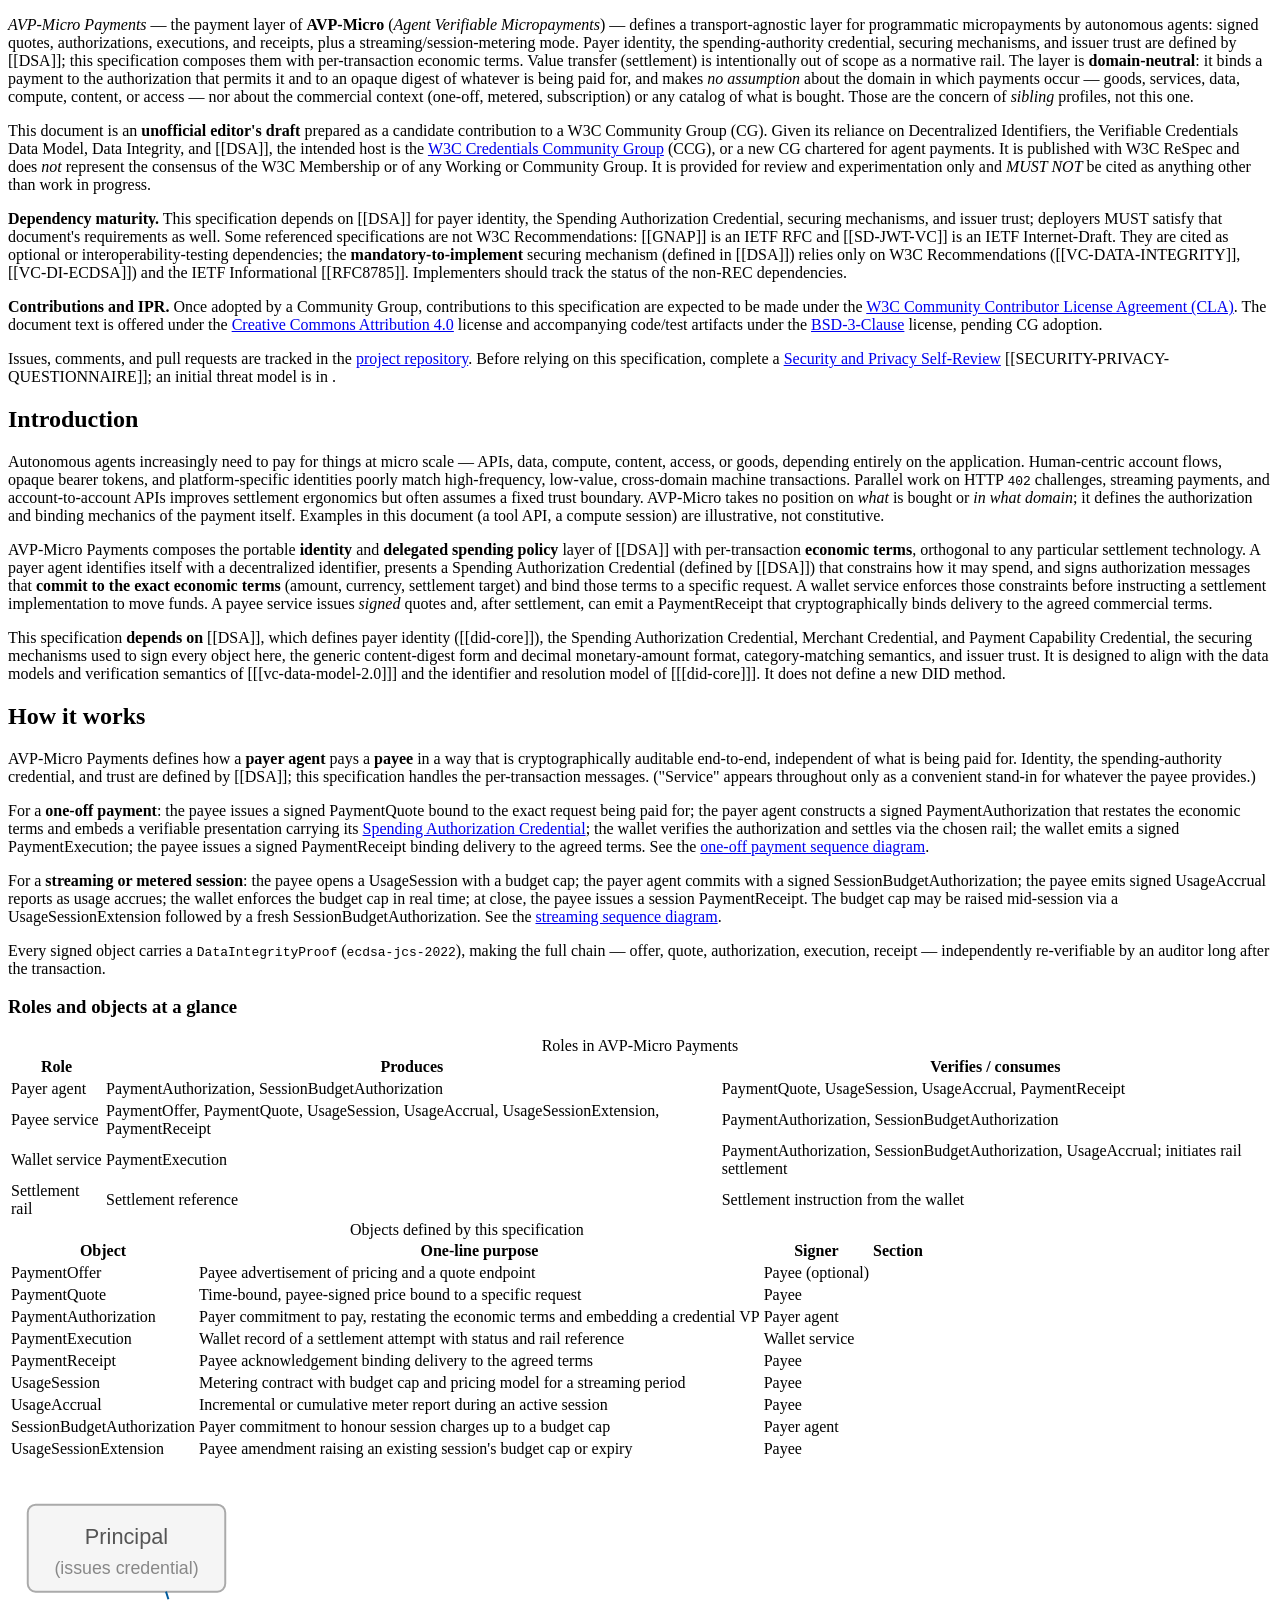
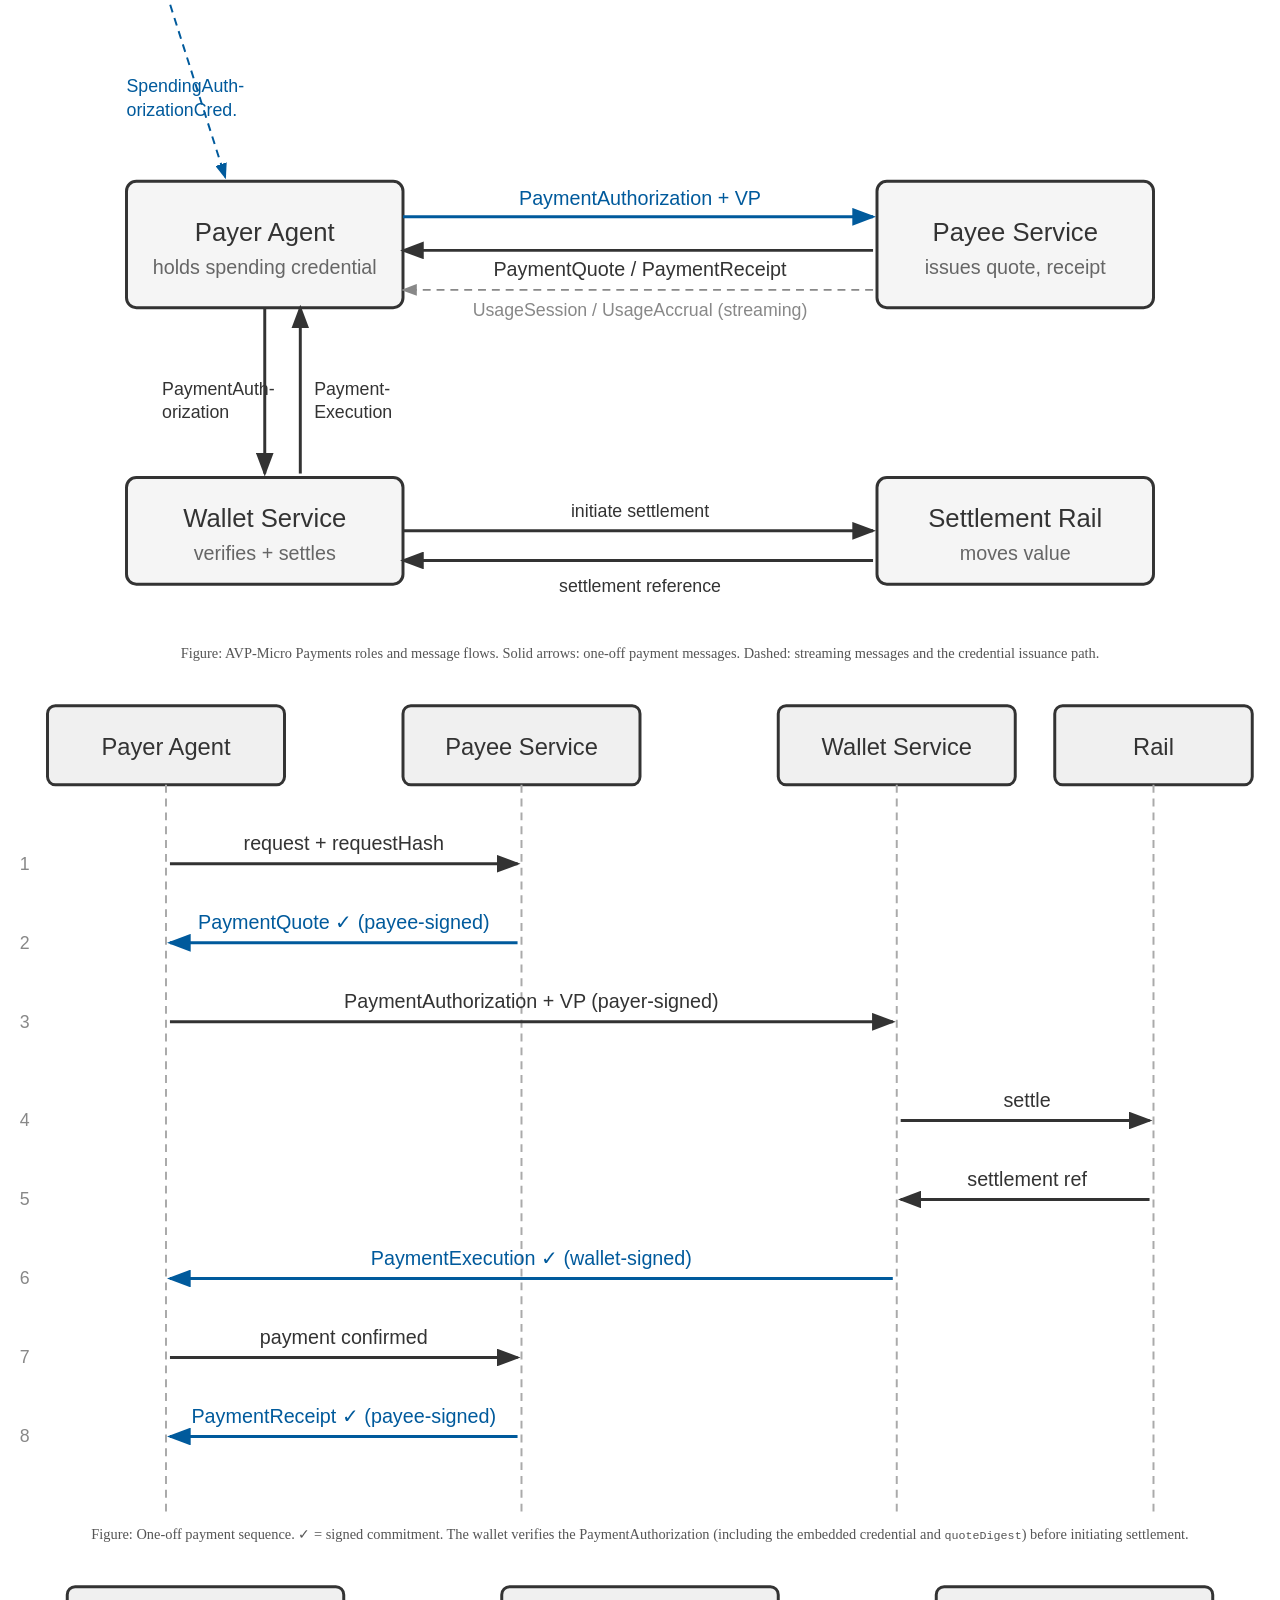
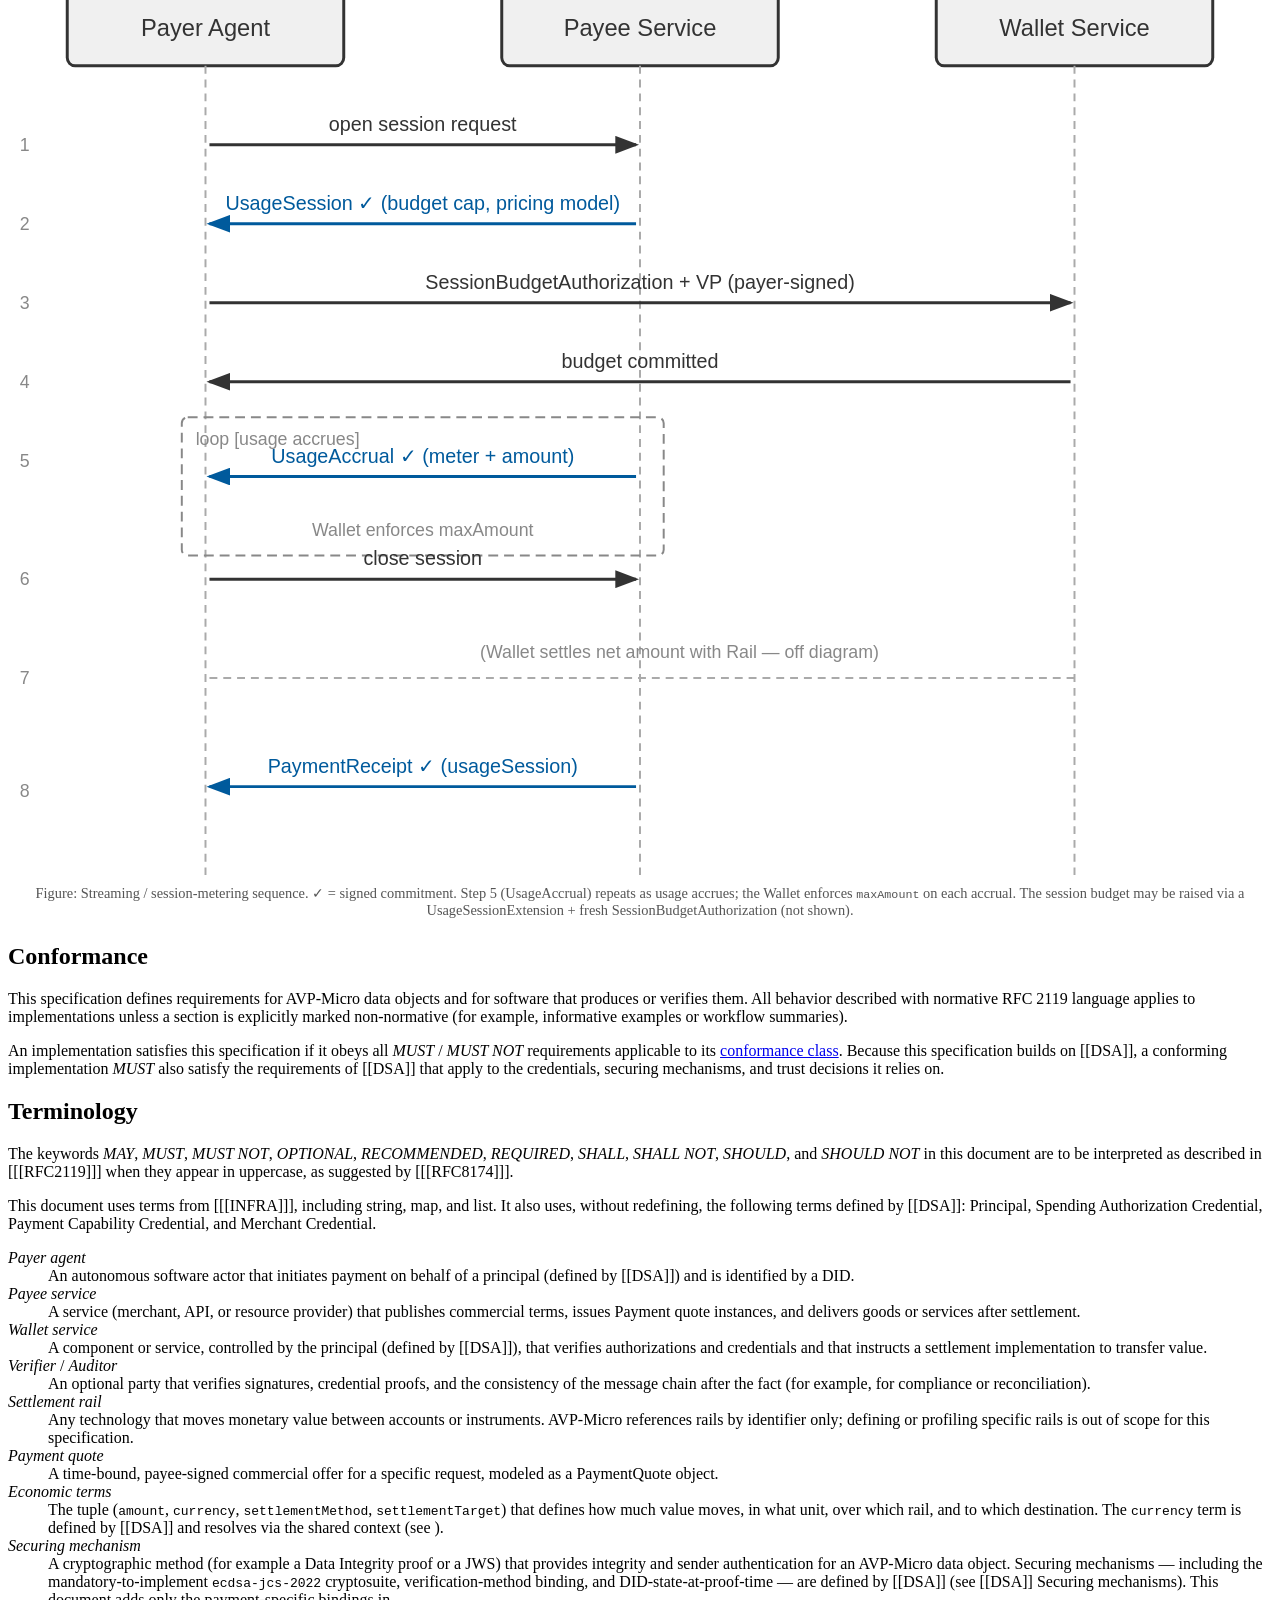
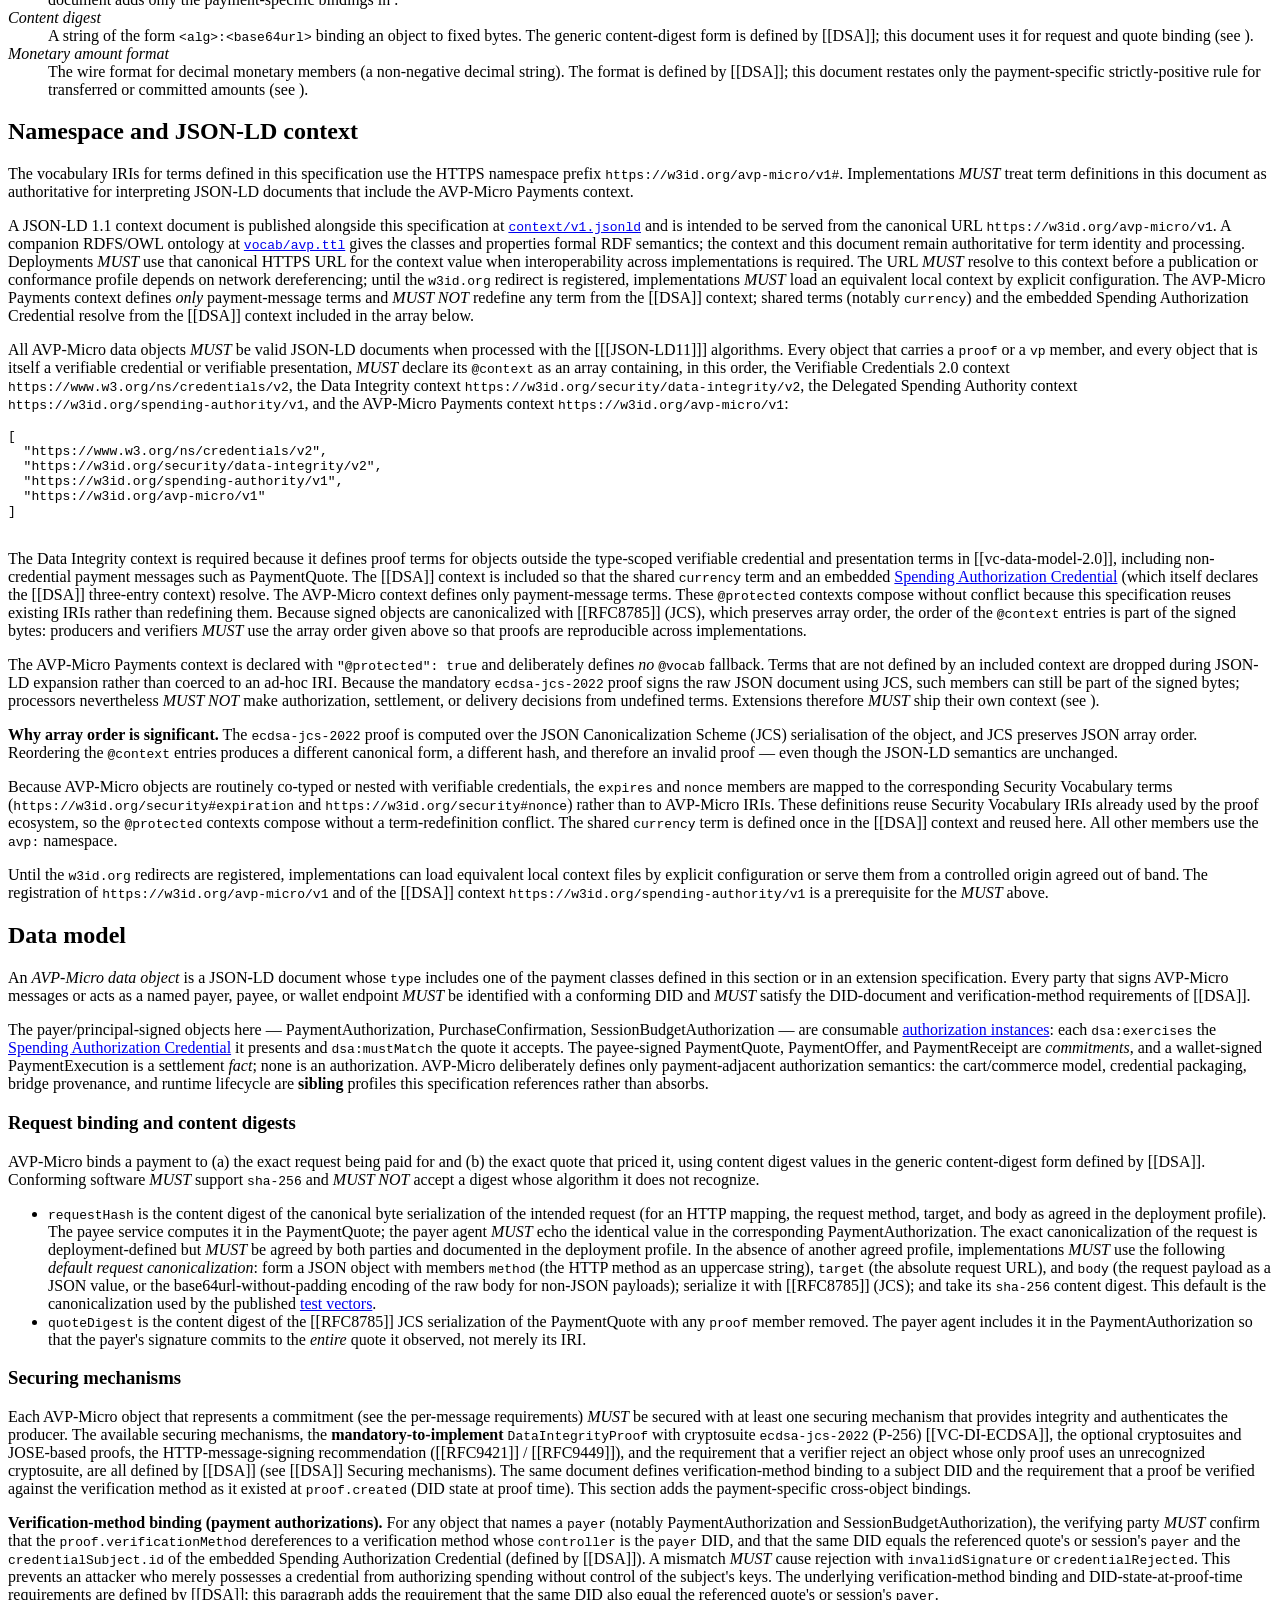
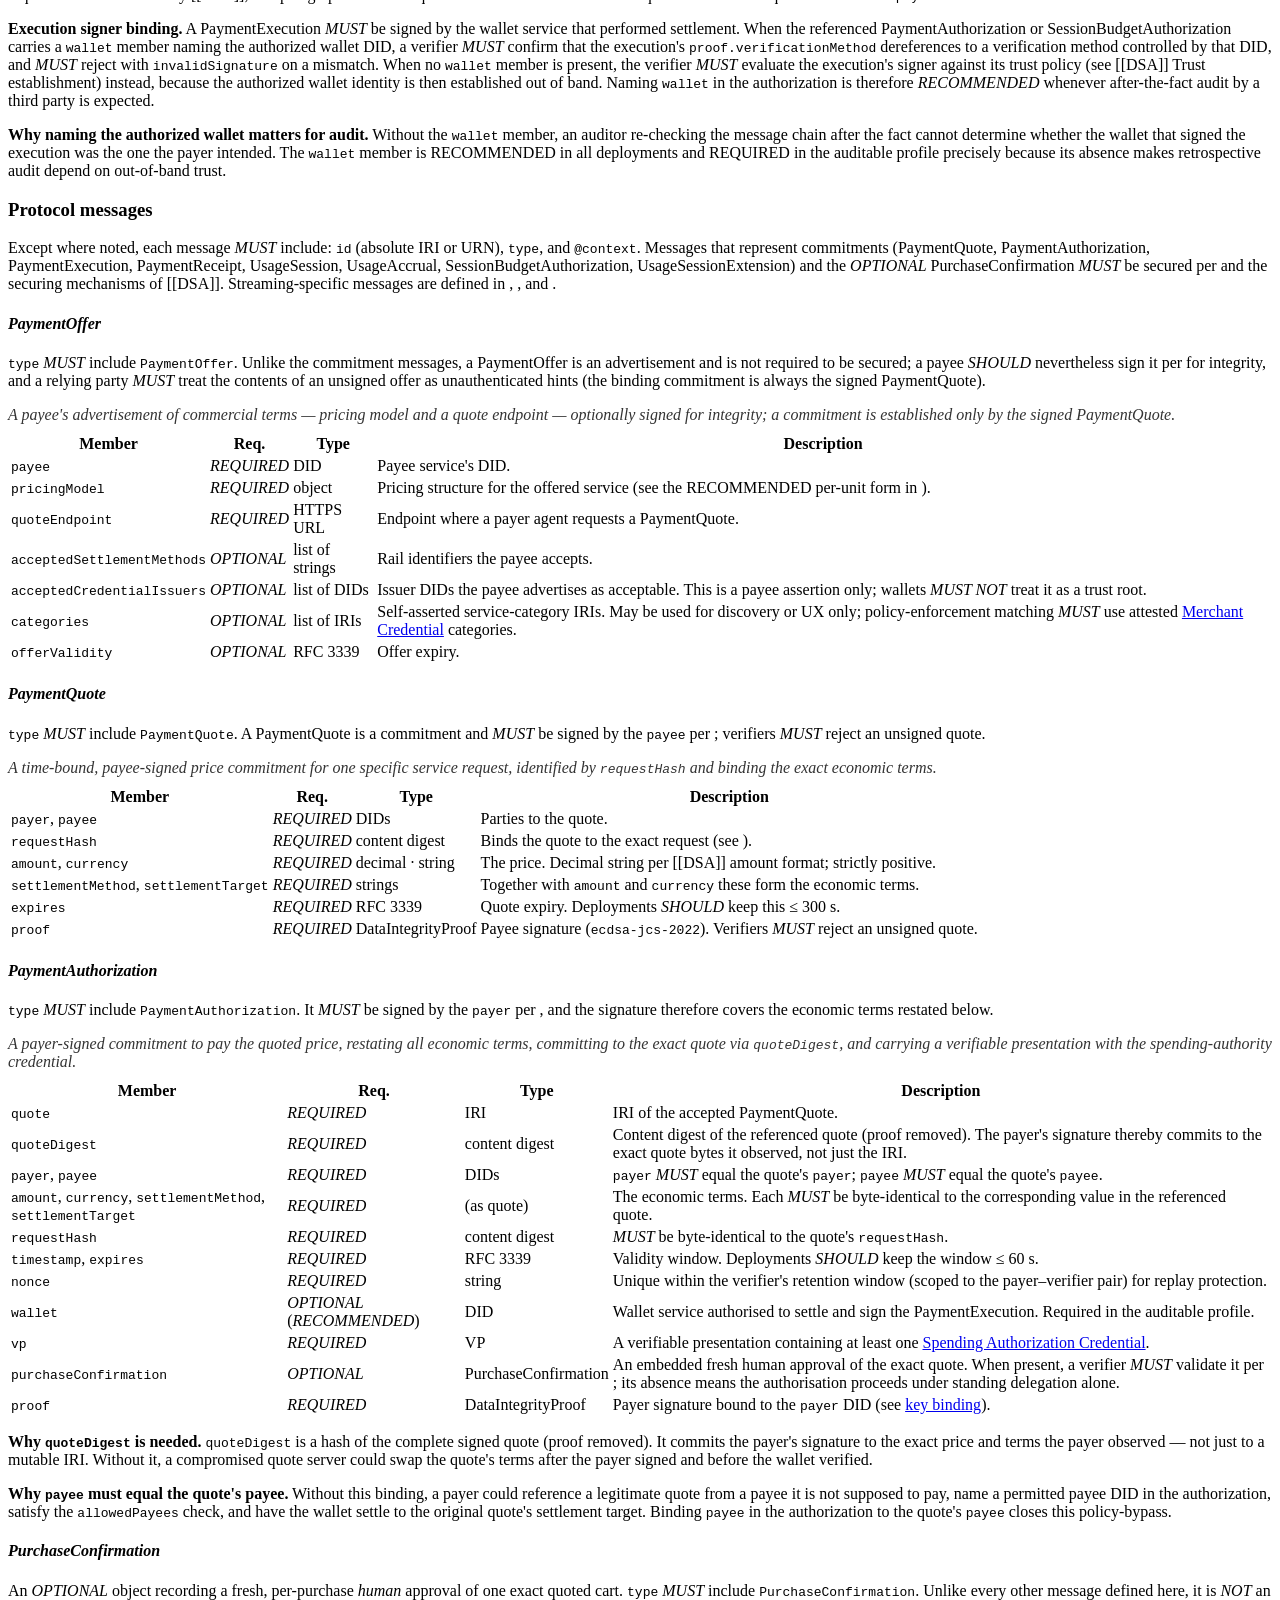
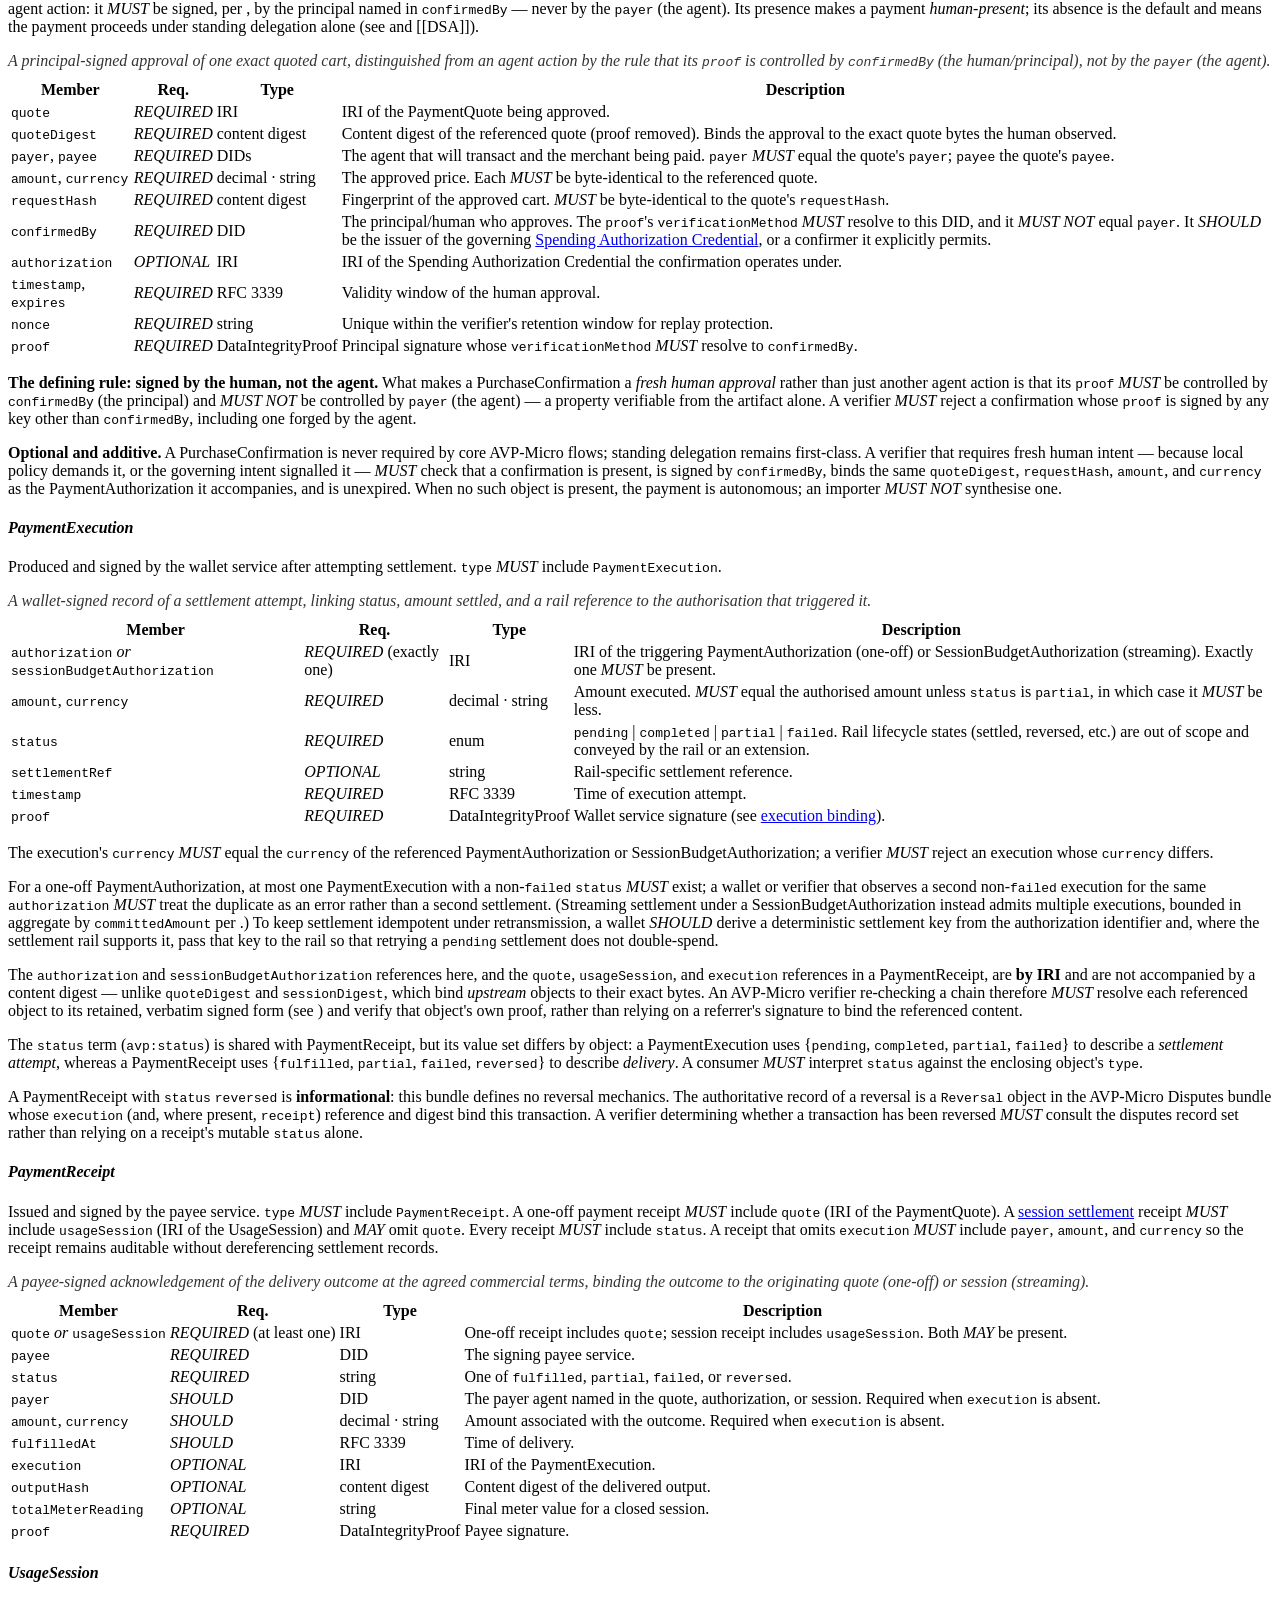
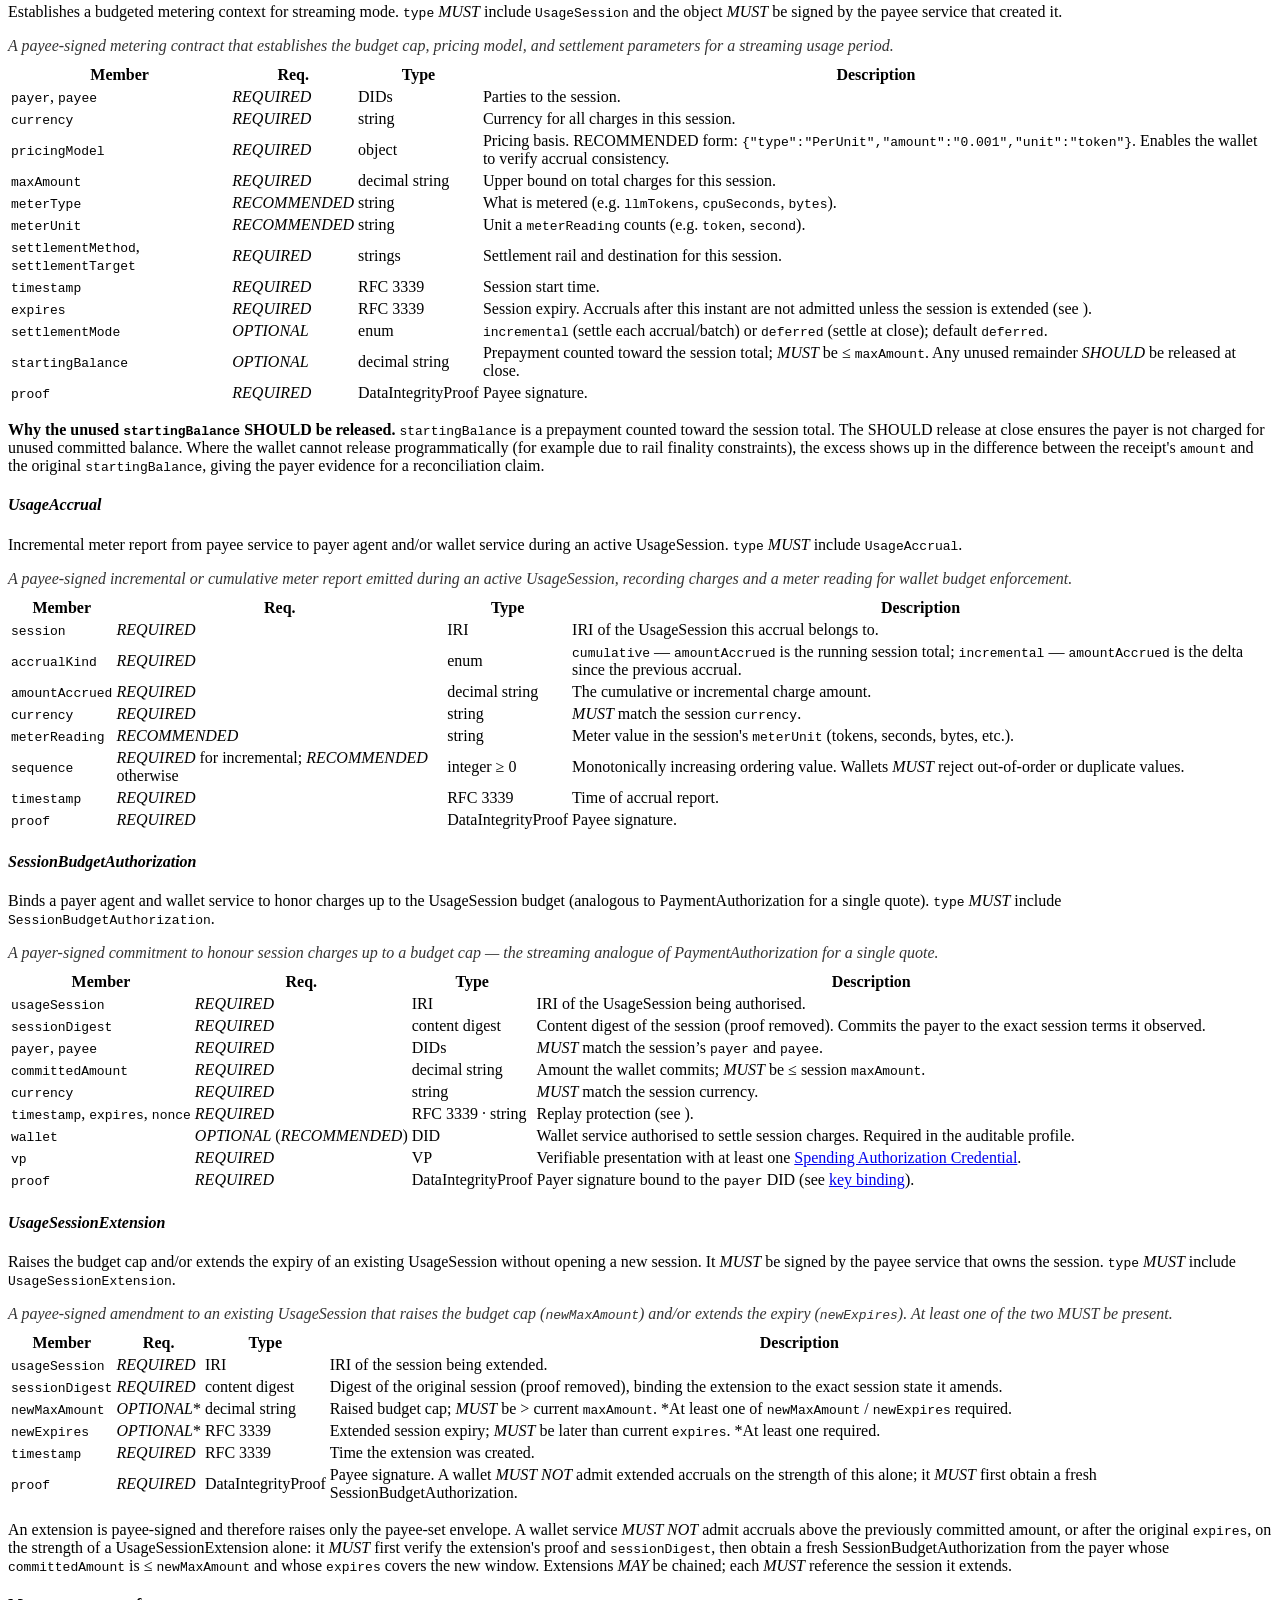
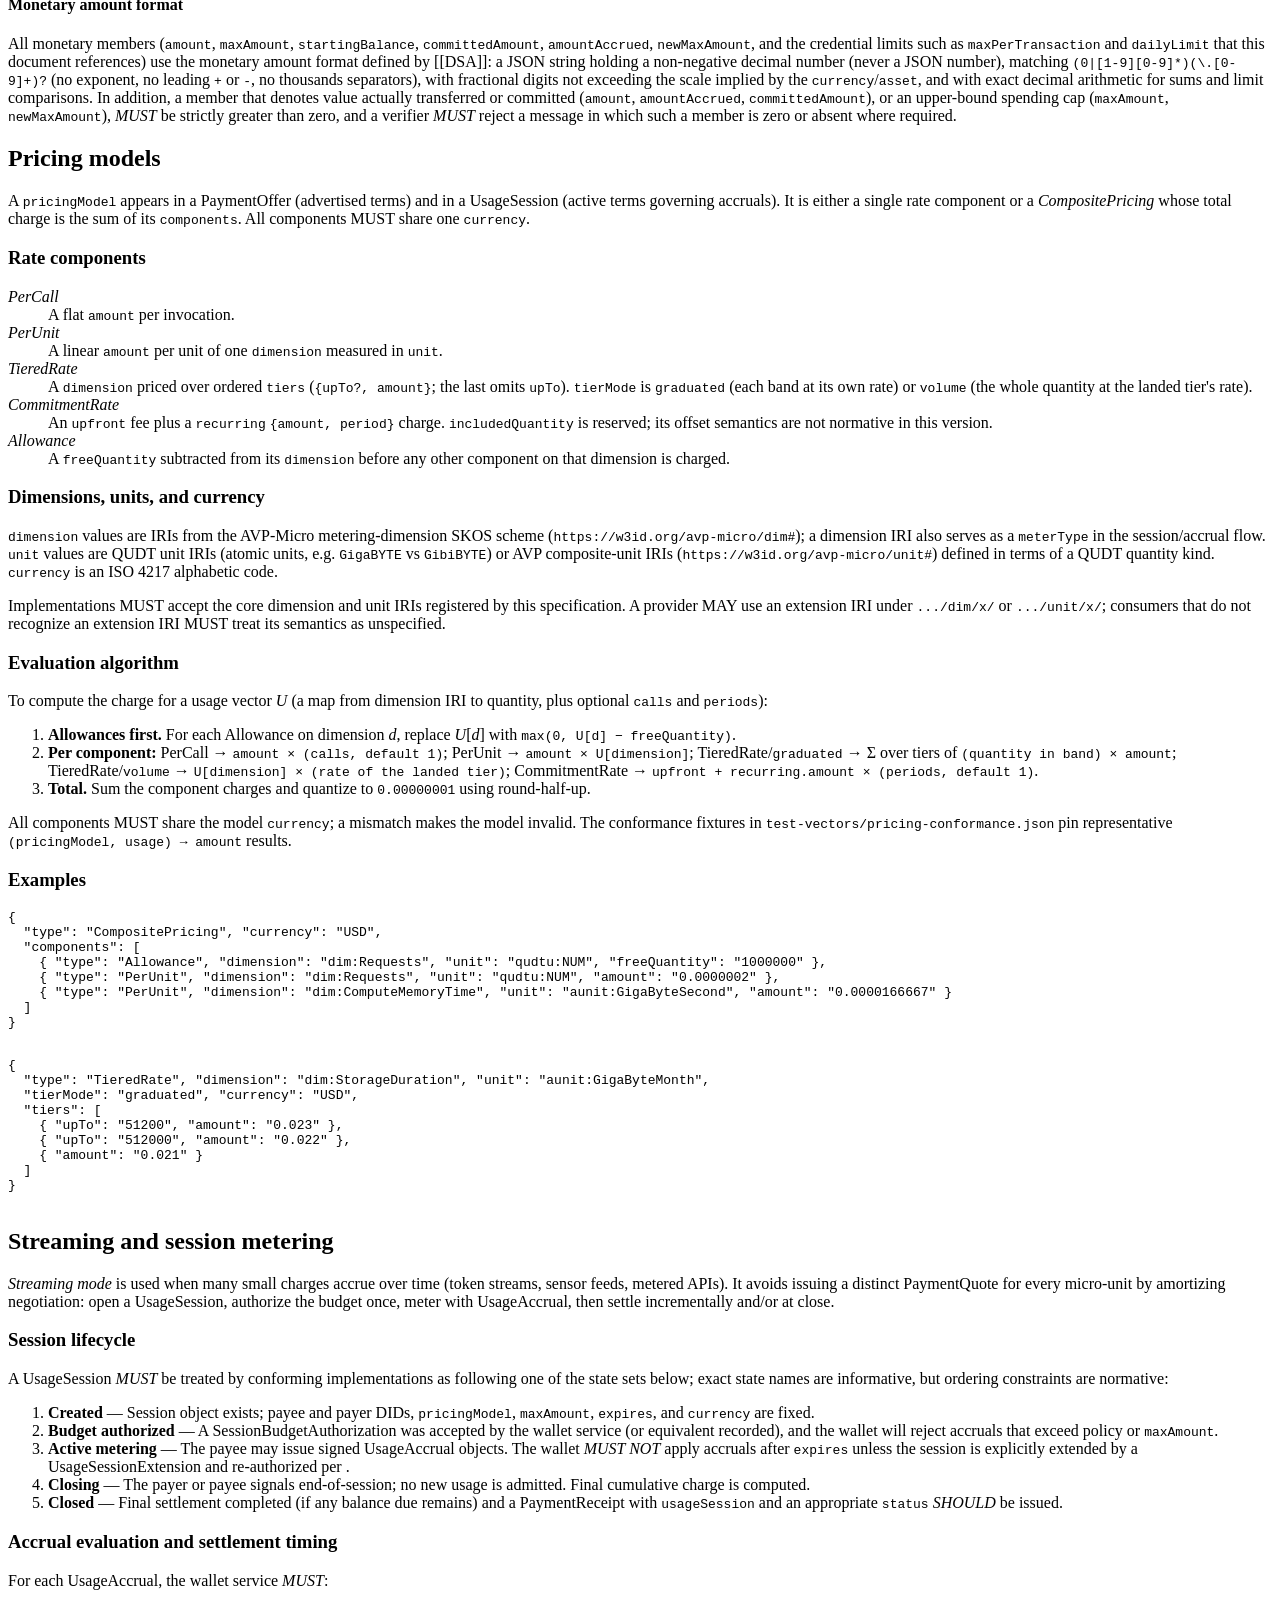
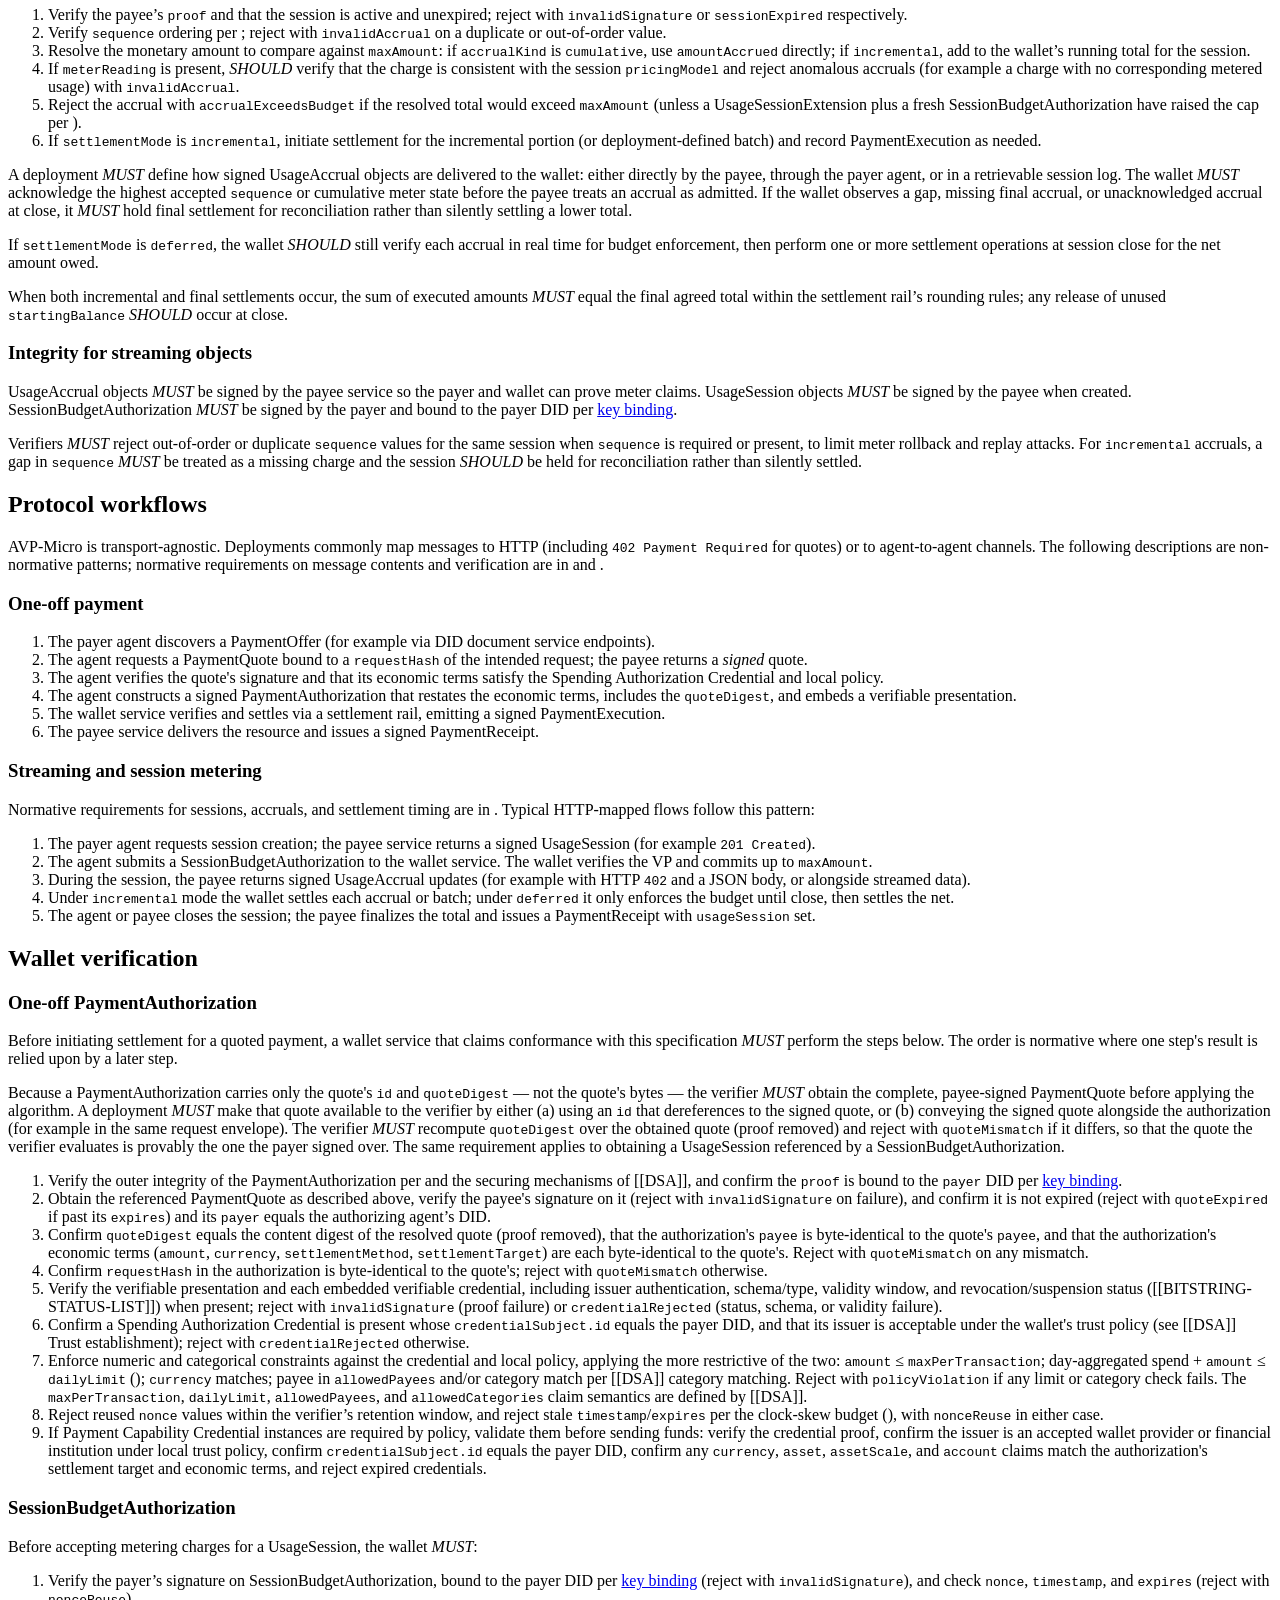
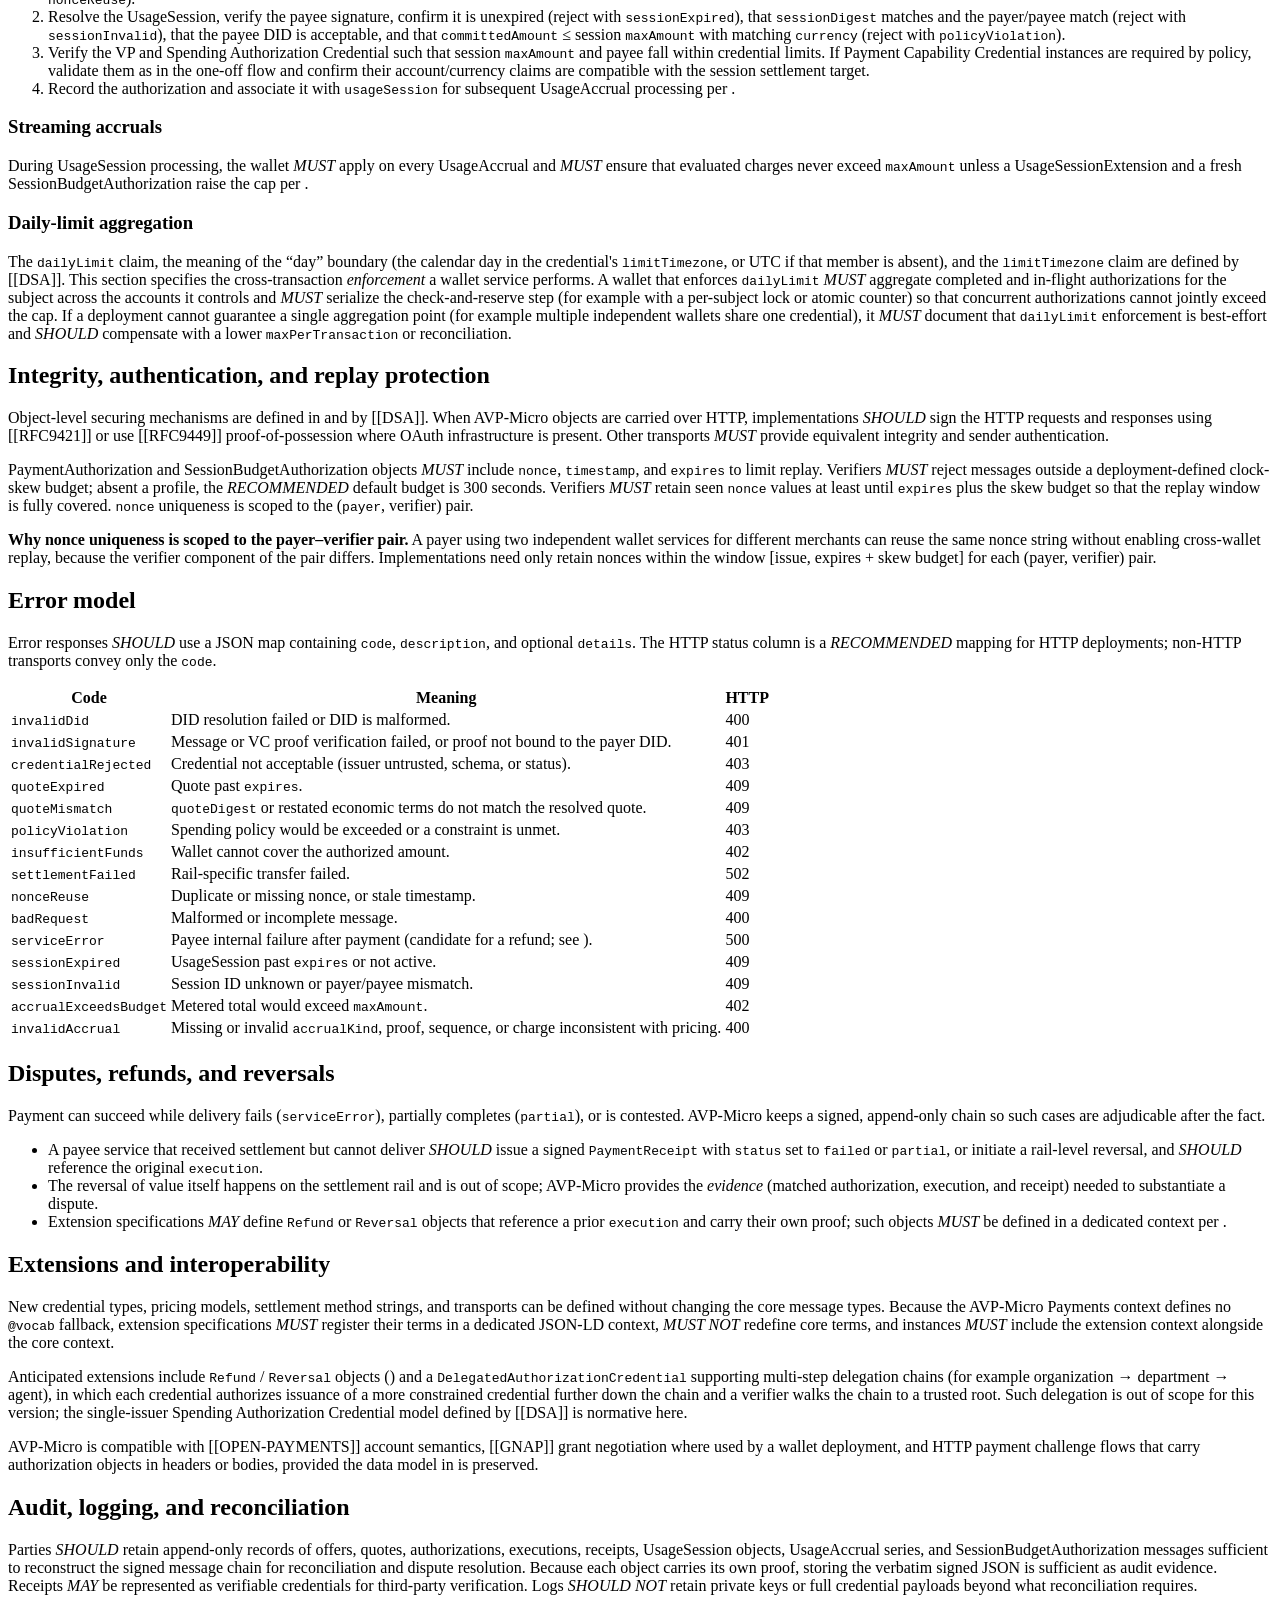
<file: spec/payments/index.html>
<!DOCTYPE html>
<html lang="en">
<head>
  <meta charset="utf-8">
  <title>AVP-Micro Payments</title>
  <style>
    /* Object-definition summary */
    p.object-summary { font-style: italic; color: #333; margin-bottom: 0.5em; }
    /* Diagram figures (hand-authored SVGs only — keeps ReSpec example figures unaffected) */
    figure { margin: 1.5em 0; }
    figure.fig-diagram { text-align: center; }
    figure.fig-diagram svg { max-width: 100%; height: auto; }
    figure.fig-diagram figcaption { font-size: 0.9em; color: #555; margin-top: 0.4em; }
  </style>
  <script src="https://www.w3.org/Tools/respec/respec-w3c" class="remove" defer></script>
  <script class="remove">
    // @ts-check
    const respecConfig = {
      specStatus: "unofficial",
      shortName: "avp-micro",
      subtitle: "A transport-agnostic micropayment layer for autonomous agents, built on Delegated Spending Authority",
      editors: [
        {
          name: "Stephane Fellah",
          company: "Geoknoesis LLC",
          companyURL: "https://geoknoesis.com",
        },
      ],
      github: {
        repoURL: "https://github.com/geoknoesis/avp-micro",
        branch: "main",
      },
      license: "cc-by",
      lint: { "no-unused-dfns": false },
      xref: ["vc-data-model-2.0", "did-core", "INFRA"],
      localBiblio: {
        "DSA": {
          title: "Delegated Spending Authority",
          href: "../authority/",
          publisher: "Geoknoesis LLC (editor's draft)",
        },
        "OPEN-PAYMENTS": {
          title: "Open Payments",
          href: "https://openpayments.guide/",
          publisher: "Interledger Foundation",
        },
        "RFC9421": {
          title: "HTTP Message Signatures",
          href: "https://www.rfc-editor.org/rfc/rfc9421",
          authors: ["A. Backman", "J. Richer", "M. Sporny"],
          date: "February 2024",
          status: "Proposed Standard",
          publisher: "IETF",
        },
        "RFC9449": {
          title: "OAuth 2.0 Demonstrating Proof-of-Possession at the Application Layer (DPoP)",
          href: "https://www.rfc-editor.org/rfc/rfc9449",
          authors: ["D. Fett", "B. Campbell", "J. Bradley", "T. Lodderstedt", "M. Jones", "D. Balfanz"],
          date: "September 2023",
          status: "Proposed Standard",
          publisher: "IETF",
        },
        "RFC8785": {
          title: "JSON Canonicalization Scheme (JCS)",
          href: "https://www.rfc-editor.org/rfc/rfc8785",
          authors: ["A. Rundgren", "B. Jordan", "S. Erdtman"],
          date: "June 2020",
          status: "Informational",
          publisher: "IETF",
        },
        "RFC7515": {
          title: "JSON Web Signature (JWS)",
          href: "https://www.rfc-editor.org/rfc/rfc7515",
          date: "May 2015",
          status: "Proposed Standard",
          publisher: "IETF",
        },
        "GNAP": {
          title: "Grant Negotiation and Authorization Protocol (GNAP)",
          href: "https://www.rfc-editor.org/rfc/rfc9635",
          authors: ["J. Richer", "F. Imbault", "A. Parecki", "L. Seitz"],
          date: "April 2025",
          status: "Proposed Standard",
          publisher: "IETF",
        },
        "SD-JWT-VC": {
          title: "SD-JWT-based Verifiable Credentials (SD-JWT VC)",
          href: "https://datatracker.ietf.org/doc/draft-ietf-oauth-sd-jwt-vc/",
          status: "Internet-Draft",
          publisher: "IETF",
        },
        "JSON-LD11": {
          title: "JSON-LD 1.1",
          href: "https://www.w3.org/TR/json-ld11/",
          status: "REC",
          publisher: "W3C",
        },
        "VC-DATA-INTEGRITY": {
          title: "Verifiable Credential Data Integrity 1.0",
          href: "https://www.w3.org/TR/vc-data-integrity/",
          status: "REC",
          publisher: "W3C",
        },
        "VC-DI-ECDSA": {
          title: "Verifiable Credential Data Integrity ECDSA Cryptosuites v1.0",
          href: "https://www.w3.org/TR/vc-di-ecdsa/",
          status: "REC",
          publisher: "W3C",
        },
        "VC-DI-EDDSA": {
          title: "Verifiable Credential Data Integrity EdDSA Cryptosuites v1.0",
          href: "https://www.w3.org/TR/vc-di-eddsa/",
          status: "REC",
          publisher: "W3C",
        },
        "BITSTRING-STATUS-LIST": {
          title: "Bitstring Status List v1.0",
          href: "https://www.w3.org/TR/vc-bitstring-status-list/",
          status: "REC",
          publisher: "W3C",
        },
        "SECURITY-PRIVACY-QUESTIONNAIRE": {
          title: "Self-Review Questionnaire: Security and Privacy",
          href: "https://www.w3.org/TR/security-privacy-questionnaire/",
          publisher: "W3C TAG",
        },
      },
    };
  </script>
</head>
<body>
  <section id="abstract">
    <p>
      <dfn>AVP-Micro Payments</dfn> &mdash; the payment layer of
      <strong>AVP-Micro</strong> (<em>Agent Verifiable Micropayments</em>) &mdash;
      defines a transport-agnostic layer for
      programmatic micropayments by autonomous agents: signed quotes,
      authorizations, executions, and receipts, plus a streaming/session-metering
      mode. Payer identity, the spending-authority credential, securing
      mechanisms, and issuer trust are defined by [[DSA]]; this specification
      composes them with per-transaction economic terms. Value transfer
      (settlement) is intentionally out of scope as a normative rail.
      The layer is <strong>domain-neutral</strong>: it binds a payment to the
      authorization that permits it and to an opaque digest of whatever is being
      paid for, and makes <em>no assumption</em> about the domain in which payments
      occur — goods, services, data, compute, content, or access — nor about the
      commercial context (one-off, metered, subscription) or any catalog of what is
      bought. Those are the concern of <em>sibling</em> profiles, not this one.
    </p>
  </section>

  <section id="sotd">
    <p>
      This document is an <strong>unofficial editor's draft</strong> prepared as a
      candidate contribution to a W3C Community Group (CG). Given its reliance on
      Decentralized Identifiers, the Verifiable Credentials Data Model, Data
      Integrity, and [[DSA]], the intended host is the
      <a href="https://www.w3.org/community/credentials/">W3C Credentials
      Community Group</a> (CCG), or a new CG chartered for agent payments. It is
      published with W3C ReSpec and does <em>not</em> represent the consensus of
      the W3C Membership or of any Working or Community Group. It is provided for
      review and experimentation only and <em>MUST NOT</em> be cited as anything
      other than work in progress.
    </p>
    <p>
      <strong>Dependency maturity.</strong> This specification depends on [[DSA]]
      for payer identity, the Spending Authorization Credential, securing
      mechanisms, and issuer trust; deployers MUST satisfy that document's
      requirements as well. Some referenced specifications are not W3C
      Recommendations: [[GNAP]] is an IETF RFC and [[SD-JWT-VC]] is an IETF
      Internet-Draft. They are cited as optional or interoperability-testing
      dependencies; the
      <strong>mandatory-to-implement</strong> securing mechanism (defined in
      [[DSA]]) relies only on W3C Recommendations ([[VC-DATA-INTEGRITY]],
      [[VC-DI-ECDSA]]) and the IETF Informational [[RFC8785]]. Implementers should
      track the status of the non-REC dependencies.
    </p>
    <p>
      <strong>Contributions and IPR.</strong> Once adopted by a Community Group,
      contributions to this specification are expected to be made under the
      <a href="https://www.w3.org/community/about/process/cla/">W3C Community
      Contributor License Agreement (CLA)</a>. The document text is offered under
      the <a href="https://creativecommons.org/licenses/by/4.0/">Creative Commons
      Attribution 4.0</a> license and accompanying code/test artifacts under the
      <a href="https://opensource.org/license/bsd-3-clause">BSD-3-Clause</a>
      license, pending CG adoption.
    </p>
    <p>
      Issues, comments, and pull requests are tracked in the
      <a href="https://github.com/geoknoesis/avp-micro">project repository</a>.
      Before relying on this specification, complete a
      <a href="https://www.w3.org/TR/security-privacy-questionnaire/">Security and
      Privacy Self-Review</a> [[SECURITY-PRIVACY-QUESTIONNAIRE]]; an initial
      threat model is in <a href="#security"></a>.
    </p>
  </section>

  <section class="informative" id="introduction">
    <h2>Introduction</h2>

    <p>
      Autonomous agents increasingly need to pay for things at micro scale —
      APIs, data, compute, content, access, or goods, depending entirely on the
      application. Human-centric account flows, opaque bearer tokens, and
      platform-specific identities poorly match high-frequency, low-value,
      cross-domain machine transactions. Parallel work on HTTP <code>402</code>
      challenges, streaming payments, and account-to-account APIs improves
      settlement ergonomics but often assumes a fixed trust boundary. AVP-Micro
      takes no position on <em>what</em> is bought or <em>in what domain</em>; it
      defines the authorization and binding mechanics of the payment itself.
      Examples in this document (a tool API, a compute session) are illustrative,
      not constitutive.
    </p>

    <p>
      AVP-Micro Payments composes the portable <strong>identity</strong> and
      <strong>delegated spending policy</strong> layer of [[DSA]] with
      per-transaction <strong>economic terms</strong>, orthogonal to any
      particular settlement technology. A <a>payer agent</a> identifies itself
      with a <a data-cite="did-core#dfn-decentralized-identifiers">decentralized identifier</a>,
      presents a Spending Authorization Credential (defined by [[DSA]])
      that constrains how it may spend, and signs authorization messages that
      <strong>commit to the exact economic terms</strong> (amount, currency,
      settlement target) and bind those terms to a specific request. A
      <a>wallet service</a> enforces those constraints before instructing a
      settlement implementation to move funds. A <a>payee service</a> issues
      <em>signed</em> quotes and, after settlement, can emit a
      <a>PaymentReceipt</a> that cryptographically binds delivery to the agreed
      commercial terms.
    </p>

    <p>
      This specification <strong>depends on</strong> [[DSA]], which defines payer
      identity ([[did-core]]), the Spending Authorization Credential,
      Merchant Credential, and Payment Capability Credential, the
      securing mechanisms used to sign every object here, the generic
      content-digest form and decimal monetary-amount format, category-matching
      semantics, and issuer trust. It is designed to align with the data models
      and verification semantics of [[[vc-data-model-2.0]]] and the identifier and
      resolution model of [[[did-core]]]. It does not define a new DID method.
    </p>
  </section>

  <section class="informative" id="overview">
    <h2>How it works</h2>

    <p>
      AVP-Micro Payments defines how a <strong>payer agent</strong> pays a
      <strong>payee</strong> in a way that is cryptographically auditable
      end-to-end, independent of what is being paid for. Identity, the
      spending-authority credential, and trust are defined by [[DSA]]; this
      specification handles the per-transaction messages. ("Service" appears
      throughout only as a convenient stand-in for whatever the payee provides.)
    </p>

    <p>
      For a <strong>one-off payment</strong>: the payee issues a signed
      <a>PaymentQuote</a> bound to the exact request being paid for; the payer
      agent constructs a signed <a>PaymentAuthorization</a> that restates
      the economic terms and embeds a verifiable presentation carrying its
      <a href="../authority/#spending-authorization-credential">Spending
      Authorization Credential</a>; the wallet verifies the authorization and
      settles via the chosen rail; the wallet emits a signed
      <a>PaymentExecution</a>; the payee issues a signed
      <a>PaymentReceipt</a> binding delivery to the agreed terms.
      See the <a href="#fig-seq-oneoff">one-off payment sequence diagram</a>.
    </p>

    <p>
      For a <strong>streaming or metered session</strong>: the payee opens a
      <a>UsageSession</a> with a budget cap; the payer agent commits with a
      signed <a>SessionBudgetAuthorization</a>; the payee emits signed
      <a>UsageAccrual</a> reports as usage accrues; the wallet enforces the
      budget cap in real time; at close, the payee issues a session
      <a>PaymentReceipt</a>. The budget cap may be raised mid-session via a
      <a>UsageSessionExtension</a> followed by a fresh
      <a>SessionBudgetAuthorization</a>. See the <a href="#fig-seq-streaming">streaming sequence diagram</a>.
    </p>

    <p>
      Every signed object carries a <code>DataIntegrityProof</code>
      (<code>ecdsa-jcs-2022</code>), making the full chain — offer, quote,
      authorization, execution, receipt — independently re-verifiable by an
      auditor long after the transaction.
    </p>

    <section id="overview-glance">
      <h3>Roles and objects at a glance</h3>

      <table class="simple" id="tab-pay-roles">
        <caption>Roles in AVP-Micro Payments</caption>
        <thead>
          <tr>
            <th scope="col">Role</th>
            <th scope="col">Produces</th>
            <th scope="col">Verifies / consumes</th>
          </tr>
        </thead>
        <tbody>
          <tr>
            <td><a>Payer agent</a></td>
            <td><a>PaymentAuthorization</a>, <a>SessionBudgetAuthorization</a></td>
            <td><a>PaymentQuote</a>, <a>UsageSession</a>, <a>UsageAccrual</a>, <a>PaymentReceipt</a></td>
          </tr>
          <tr>
            <td><a>Payee service</a></td>
            <td><a>PaymentOffer</a>, <a>PaymentQuote</a>, <a>UsageSession</a>, <a>UsageAccrual</a>, <a>UsageSessionExtension</a>, <a>PaymentReceipt</a></td>
            <td><a>PaymentAuthorization</a>, <a>SessionBudgetAuthorization</a></td>
          </tr>
          <tr>
            <td><a>Wallet service</a></td>
            <td><a>PaymentExecution</a></td>
            <td><a>PaymentAuthorization</a>, <a>SessionBudgetAuthorization</a>, <a>UsageAccrual</a>; initiates rail settlement</td>
          </tr>
          <tr>
            <td>Settlement rail</td>
            <td>Settlement reference</td>
            <td>Settlement instruction from the wallet</td>
          </tr>
        </tbody>
      </table>

      <table class="simple" id="tab-pay-objects">
        <caption>Objects defined by this specification</caption>
        <thead>
          <tr>
            <th scope="col">Object</th>
            <th scope="col">One-line purpose</th>
            <th scope="col">Signer</th>
            <th scope="col">Section</th>
          </tr>
        </thead>
        <tbody>
          <tr>
            <td><a>PaymentOffer</a></td>
            <td>Payee advertisement of pricing and a quote endpoint</td>
            <td>Payee (optional)</td>
            <td><a href="#payment-offer"></a></td>
          </tr>
          <tr>
            <td><a>PaymentQuote</a></td>
            <td>Time-bound, payee-signed price bound to a specific request</td>
            <td>Payee</td>
            <td><a href="#payment-quote"></a></td>
          </tr>
          <tr>
            <td><a>PaymentAuthorization</a></td>
            <td>Payer commitment to pay, restating the economic terms and embedding a credential VP</td>
            <td>Payer agent</td>
            <td><a href="#payment-authorization"></a></td>
          </tr>
          <tr>
            <td><a>PaymentExecution</a></td>
            <td>Wallet record of a settlement attempt with status and rail reference</td>
            <td>Wallet service</td>
            <td><a href="#payment-execution"></a></td>
          </tr>
          <tr>
            <td><a>PaymentReceipt</a></td>
            <td>Payee acknowledgement binding delivery to the agreed terms</td>
            <td>Payee</td>
            <td><a href="#payment-receipt"></a></td>
          </tr>
          <tr>
            <td><a>UsageSession</a></td>
            <td>Metering contract with budget cap and pricing model for a streaming period</td>
            <td>Payee</td>
            <td><a href="#usage-session"></a></td>
          </tr>
          <tr>
            <td><a>UsageAccrual</a></td>
            <td>Incremental or cumulative meter report during an active session</td>
            <td>Payee</td>
            <td><a href="#usage-accrual"></a></td>
          </tr>
          <tr>
            <td><a>SessionBudgetAuthorization</a></td>
            <td>Payer commitment to honour session charges up to a budget cap</td>
            <td>Payer agent</td>
            <td><a href="#session-budget-authorization"></a></td>
          </tr>
          <tr>
            <td><a>UsageSessionExtension</a></td>
            <td>Payee amendment raising an existing session's budget cap or expiry</td>
            <td>Payee</td>
            <td><a href="#session-extension"></a></td>
          </tr>
        </tbody>
      </table>
    </section>
    <figure id="fig-arch" class="fig-diagram">
      <svg xmlns="http://www.w3.org/2000/svg" viewBox="0 0 640 380"
           role="img" aria-labelledby="pay-fig-arch-title pay-fig-arch-desc">
        <title id="pay-fig-arch-title">AVP-Micro Payments — roles and message flows</title>
        <desc id="pay-fig-arch-desc">
          Five roles: Payer Agent (left centre), Payee Service (right centre),
          Wallet Service (bottom left), Settlement Rail (bottom right), and
          Principal (top left, issuing the spending credential). Arrows
          show the main message flows: the Payer Agent exchanges
          PaymentQuote / PaymentAuthorization / PaymentReceipt with the Payee;
          submits PaymentAuthorization to the Wallet; the Wallet instructs
          the Settlement Rail and receives a reference; the Wallet returns
          PaymentExecution to the Payer Agent; for streaming, UsageSession /
          UsageAccrual flows between Payee and Payer Agent.
        </desc>
        <defs>
          <marker id="p-arr" markerWidth="8" markerHeight="6" refX="7" refY="3" orient="auto">
            <polygon points="0 0,8 3,0 6" fill="#333"/>
          </marker>
          <marker id="p-arr-b" markerWidth="8" markerHeight="6" refX="7" refY="3" orient="auto">
            <polygon points="0 0,8 3,0 6" fill="#005a9c"/>
          </marker>
          <marker id="p-arr-g" markerWidth="8" markerHeight="6" refX="7" refY="3" orient="auto">
            <polygon points="0 0,8 3,0 6" fill="#888"/>
          </marker>
        </defs>

        <!-- Principal (top-left, small) -->
        <rect x="10" y="10" width="100" height="44" rx="4"
              fill="#f5f5f5" stroke="#aaa" stroke-width="1"/>
        <text x="60" y="30" text-anchor="middle"
              font-family="sans-serif" font-size="11" fill="#555">Principal</text>
        <text x="60" y="45" text-anchor="middle"
              font-family="sans-serif" font-size="9" fill="#888">(issues credential)</text>

        <!-- Payer Agent (left, main) -->
        <rect x="60" y="150" width="140" height="64" rx="5"
              fill="#f5f5f5" stroke="#333" stroke-width="1.5"/>
        <text x="130" y="180" text-anchor="middle"
              font-family="sans-serif" font-size="13" fill="#333">Payer Agent</text>
        <text x="130" y="197" text-anchor="middle"
              font-family="sans-serif" font-size="10" fill="#666">holds spending credential</text>

        <!-- SAC arrow from Principal to Payer Agent -->
        <line x1="80" y1="54" x2="110" y2="148"
              stroke="#005a9c" stroke-width="1" stroke-dasharray="4,3"
              marker-end="url(#p-arr-b)"/>
        <text x="60" y="105" font-family="sans-serif" font-size="9"
              fill="#005a9c">SpendingAuth-</text>
        <text x="60" y="117" font-family="sans-serif" font-size="9"
              fill="#005a9c">orizationCred.</text>

        <!-- Payee Service (right, main) -->
        <rect x="440" y="150" width="140" height="64" rx="5"
              fill="#f5f5f5" stroke="#333" stroke-width="1.5"/>
        <text x="510" y="180" text-anchor="middle"
              font-family="sans-serif" font-size="13" fill="#333">Payee Service</text>
        <text x="510" y="197" text-anchor="middle"
              font-family="sans-serif" font-size="10" fill="#666">issues quote, receipt</text>

        <!-- Payer ↔ Payee messages -->
        <line x1="200" y1="168" x2="438" y2="168"
              stroke="#005a9c" stroke-width="1.5" marker-end="url(#p-arr-b)"/>
        <text x="320" y="162" text-anchor="middle"
              font-family="sans-serif" font-size="10" fill="#005a9c">PaymentAuthorization + VP</text>
        <line x1="438" y1="185" x2="200" y2="185"
              stroke="#333" stroke-width="1.5" marker-end="url(#p-arr)"/>
        <text x="320" y="198" text-anchor="middle"
              font-family="sans-serif" font-size="10" fill="#333">PaymentQuote / PaymentReceipt</text>

        <!-- Streaming messages (below main arrows) -->
        <line x1="438" y1="205" x2="200" y2="205"
              stroke="#888" stroke-width="1" stroke-dasharray="4,3"
              marker-end="url(#p-arr-g)"/>
        <text x="320" y="218" text-anchor="middle"
              font-family="sans-serif" font-size="9" fill="#888">UsageSession / UsageAccrual (streaming)</text>

        <!-- Wallet Service (bottom-left) -->
        <rect x="60" y="300" width="140" height="54" rx="5"
              fill="#f5f5f5" stroke="#333" stroke-width="1.5"/>
        <text x="130" y="325" text-anchor="middle"
              font-family="sans-serif" font-size="13" fill="#333">Wallet Service</text>
        <text x="130" y="342" text-anchor="middle"
              font-family="sans-serif" font-size="10" fill="#666">verifies + settles</text>

        <!-- Settlement Rail (bottom-right) -->
        <rect x="440" y="300" width="140" height="54" rx="5"
              fill="#f5f5f5" stroke="#333" stroke-width="1.5"/>
        <text x="510" y="325" text-anchor="middle"
              font-family="sans-serif" font-size="13" fill="#333">Settlement Rail</text>
        <text x="510" y="342" text-anchor="middle"
              font-family="sans-serif" font-size="10" fill="#666">moves value</text>

        <!-- Payer Agent → Wallet -->
        <line x1="130" y1="214" x2="130" y2="298"
              stroke="#333" stroke-width="1.5" marker-end="url(#p-arr)"/>
        <text x="78" y="258" font-family="sans-serif" font-size="9"
              fill="#333">PaymentAuth-</text>
        <text x="78" y="270" font-family="sans-serif" font-size="9"
              fill="#333">orization</text>

        <!-- Wallet → Payer Agent (execution) -->
        <line x1="148" y1="298" x2="148" y2="214"
              stroke="#333" stroke-width="1.5" marker-end="url(#p-arr)"/>
        <text x="155" y="258" font-family="sans-serif" font-size="9"
              fill="#333">Payment-</text>
        <text x="155" y="270" font-family="sans-serif" font-size="9"
              fill="#333">Execution</text>

        <!-- Wallet → Rail -->
        <line x1="200" y1="327" x2="438" y2="327"
              stroke="#333" stroke-width="1.5" marker-end="url(#p-arr)"/>
        <text x="320" y="320" text-anchor="middle"
              font-family="sans-serif" font-size="9" fill="#333">initiate settlement</text>

        <!-- Rail → Wallet (ref) -->
        <line x1="438" y1="342" x2="200" y2="342"
              stroke="#333" stroke-width="1.5" marker-end="url(#p-arr)"/>
        <text x="320" y="358" text-anchor="middle"
              font-family="sans-serif" font-size="9" fill="#333">settlement reference</text>
      </svg>
      <figcaption>Figure: AVP-Micro Payments roles and message flows.
        Solid arrows: one-off payment messages.
        Dashed: streaming messages and the credential issuance path.
      </figcaption>
    </figure>
    <figure id="fig-seq-oneoff" class="fig-diagram">
      <svg xmlns="http://www.w3.org/2000/svg" viewBox="0 0 640 420"
           role="img" aria-labelledby="seq1-title seq1-desc">
        <title id="seq1-title">One-off payment sequence</title>
        <desc id="seq1-desc">
          Four participants: Payer Agent, Payee Service, Wallet Service,
          Settlement Rail. Steps: 1. Payer Agent sends request with
          requestHash to Payee. 2. Payee returns signed PaymentQuote.
          3. Payer Agent sends PaymentAuthorization plus verifiable presentation
          to Wallet. 4. Wallet verifies and sends settlement instruction to Rail.
          5. Rail returns settlement reference to Wallet. 6. Wallet sends signed
          PaymentExecution to Payer Agent. 7. Payer Agent notifies Payee.
          8. Payee returns signed PaymentReceipt to Payer Agent.
        </desc>
        <defs>
          <marker id="s1-arr" markerWidth="8" markerHeight="6" refX="7" refY="3" orient="auto">
            <polygon points="0 0,8 3,0 6" fill="#333"/>
          </marker>
          <marker id="s1-arr-b" markerWidth="8" markerHeight="6" refX="7" refY="3" orient="auto">
            <polygon points="0 0,8 3,0 6" fill="#005a9c"/>
          </marker>
        </defs>

        <!-- Lifeline positions: x = 80, 260, 450, 590 -->
        <!-- Lifeline boxes -->
        <rect x="20"  y="10" width="120" height="40" rx="4" fill="#f0f0f0" stroke="#333" stroke-width="1.5"/>
        <text x="80"  y="35" text-anchor="middle" font-family="sans-serif" font-size="12" fill="#333">Payer Agent</text>
        <rect x="200" y="10" width="120" height="40" rx="4" fill="#f0f0f0" stroke="#333" stroke-width="1.5"/>
        <text x="260" y="35" text-anchor="middle" font-family="sans-serif" font-size="12" fill="#333">Payee Service</text>
        <rect x="390" y="10" width="120" height="40" rx="4" fill="#f0f0f0" stroke="#333" stroke-width="1.5"/>
        <text x="450" y="35" text-anchor="middle" font-family="sans-serif" font-size="12" fill="#333">Wallet Service</text>
        <rect x="530" y="10" width="100" height="40" rx="4" fill="#f0f0f0" stroke="#333" stroke-width="1.5"/>
        <text x="580" y="35" text-anchor="middle" font-family="sans-serif" font-size="12" fill="#333">Rail</text>

        <!-- Lifeline dashes -->
        <line x1="80"  y1="50" x2="80"  y2="420" stroke="#aaa" stroke-width="1" stroke-dasharray="4,3"/>
        <line x1="260" y1="50" x2="260" y2="420" stroke="#aaa" stroke-width="1" stroke-dasharray="4,3"/>
        <line x1="450" y1="50" x2="450" y2="420" stroke="#aaa" stroke-width="1" stroke-dasharray="4,3"/>
        <line x1="580" y1="50" x2="580" y2="420" stroke="#aaa" stroke-width="1" stroke-dasharray="4,3"/>

        <!-- Step labels (left margin) -->
        <text x="6" y="93"  font-family="sans-serif" font-size="9" fill="#888">1</text>
        <text x="6" y="133" font-family="sans-serif" font-size="9" fill="#888">2</text>
        <text x="6" y="173" font-family="sans-serif" font-size="9" fill="#888">3</text>
        <text x="6" y="223" font-family="sans-serif" font-size="9" fill="#888">4</text>
        <text x="6" y="263" font-family="sans-serif" font-size="9" fill="#888">5</text>
        <text x="6" y="303" font-family="sans-serif" font-size="9" fill="#888">6</text>
        <text x="6" y="343" font-family="sans-serif" font-size="9" fill="#888">7</text>
        <text x="6" y="383" font-family="sans-serif" font-size="9" fill="#888">8</text>

        <!-- 1. Agent → Payee: request + requestHash -->
        <line x1="82" y1="90" x2="258" y2="90" stroke="#333" stroke-width="1.5" marker-end="url(#s1-arr)"/>
        <text x="170" y="83" text-anchor="middle" font-family="sans-serif" font-size="10" fill="#333">request + requestHash</text>

        <!-- 2. Payee → Agent: PaymentQuote (signed) -->
        <line x1="258" y1="130" x2="82" y2="130" stroke="#005a9c" stroke-width="1.5" marker-end="url(#s1-arr-b)"/>
        <text x="170" y="123" text-anchor="middle" font-family="sans-serif" font-size="10" fill="#005a9c">PaymentQuote ✓ (payee-signed)</text>

        <!-- 3. Agent → Wallet: PaymentAuthorization + VP -->
        <line x1="82" y1="170" x2="448" y2="170" stroke="#333" stroke-width="1.5" marker-end="url(#s1-arr)"/>
        <text x="265" y="163" text-anchor="middle" font-family="sans-serif" font-size="10" fill="#333">PaymentAuthorization + VP (payer-signed)</text>

        <!-- 4. Wallet → Rail: settle -->
        <line x1="452" y1="220" x2="578" y2="220" stroke="#333" stroke-width="1.5" marker-end="url(#s1-arr)"/>
        <text x="516" y="213" text-anchor="middle" font-family="sans-serif" font-size="10" fill="#333">settle</text>

        <!-- 5. Rail → Wallet: ref -->
        <line x1="578" y1="260" x2="452" y2="260" stroke="#333" stroke-width="1.5" marker-end="url(#s1-arr)"/>
        <text x="516" y="253" text-anchor="middle" font-family="sans-serif" font-size="10" fill="#333">settlement ref</text>

        <!-- 6. Wallet → Agent: PaymentExecution -->
        <line x1="448" y1="300" x2="82" y2="300" stroke="#005a9c" stroke-width="1.5" marker-end="url(#s1-arr-b)"/>
        <text x="265" y="293" text-anchor="middle" font-family="sans-serif" font-size="10" fill="#005a9c">PaymentExecution ✓ (wallet-signed)</text>

        <!-- 7. Agent → Payee: payment confirmed -->
        <line x1="82" y1="340" x2="258" y2="340" stroke="#333" stroke-width="1.5" marker-end="url(#s1-arr)"/>
        <text x="170" y="333" text-anchor="middle" font-family="sans-serif" font-size="10" fill="#333">payment confirmed</text>

        <!-- 8. Payee → Agent: PaymentReceipt -->
        <line x1="258" y1="380" x2="82" y2="380" stroke="#005a9c" stroke-width="1.5" marker-end="url(#s1-arr-b)"/>
        <text x="170" y="373" text-anchor="middle" font-family="sans-serif" font-size="10" fill="#005a9c">PaymentReceipt ✓ (payee-signed)</text>
      </svg>
      <figcaption>Figure: One-off payment sequence. ✓ = signed commitment.
        The wallet verifies the <a>PaymentAuthorization</a> (including
        the embedded credential and <code>quoteDigest</code>) before
        initiating settlement.</figcaption>
    </figure>
    <figure id="fig-seq-streaming" class="fig-diagram">
      <svg xmlns="http://www.w3.org/2000/svg" viewBox="0 0 640 460"
           role="img" aria-labelledby="seq2-title seq2-desc">
        <title id="seq2-title">Streaming / session-metering sequence</title>
        <desc id="seq2-desc">
          Three participants: Payer Agent, Payee Service, Wallet Service.
          Steps: 1. Payer Agent opens a session with Payee. 2. Payee returns
          signed UsageSession. 3. Payer Agent sends SessionBudgetAuthorization
          plus VP to Wallet. 4. Wallet confirms budget committed. 5 (loop).
          Payee sends signed UsageAccrual updates to Payer Agent; Wallet
          enforces maxAmount. 6. Either party closes the session. 7. Wallet
          settles net amount with Rail. 8. Payee sends signed PaymentReceipt
          with usageSession to Payer Agent.
        </desc>
        <defs>
          <marker id="s2-arr" markerWidth="8" markerHeight="6" refX="7" refY="3" orient="auto">
            <polygon points="0 0,8 3,0 6" fill="#333"/>
          </marker>
          <marker id="s2-arr-b" markerWidth="8" markerHeight="6" refX="7" refY="3" orient="auto">
            <polygon points="0 0,8 3,0 6" fill="#005a9c"/>
          </marker>
        </defs>

        <!-- Lifelines: x = 100, 320, 540 -->
        <rect x="30"  y="10" width="140" height="40" rx="4" fill="#f0f0f0" stroke="#333" stroke-width="1.5"/>
        <text x="100" y="35" text-anchor="middle" font-family="sans-serif" font-size="12" fill="#333">Payer Agent</text>
        <rect x="250" y="10" width="140" height="40" rx="4" fill="#f0f0f0" stroke="#333" stroke-width="1.5"/>
        <text x="320" y="35" text-anchor="middle" font-family="sans-serif" font-size="12" fill="#333">Payee Service</text>
        <rect x="470" y="10" width="140" height="40" rx="4" fill="#f0f0f0" stroke="#333" stroke-width="1.5"/>
        <text x="540" y="35" text-anchor="middle" font-family="sans-serif" font-size="12" fill="#333">Wallet Service</text>

        <line x1="100" y1="50" x2="100" y2="460" stroke="#aaa" stroke-width="1" stroke-dasharray="4,3"/>
        <line x1="320" y1="50" x2="320" y2="460" stroke="#aaa" stroke-width="1" stroke-dasharray="4,3"/>
        <line x1="540" y1="50" x2="540" y2="460" stroke="#aaa" stroke-width="1" stroke-dasharray="4,3"/>

        <!-- Step labels -->
        <text x="6" y="93"  font-family="sans-serif" font-size="9" fill="#888">1</text>
        <text x="6" y="133" font-family="sans-serif" font-size="9" fill="#888">2</text>
        <text x="6" y="173" font-family="sans-serif" font-size="9" fill="#888">3</text>
        <text x="6" y="213" font-family="sans-serif" font-size="9" fill="#888">4</text>
        <text x="6" y="253" font-family="sans-serif" font-size="9" fill="#888">5</text>
        <text x="6" y="313" font-family="sans-serif" font-size="9" fill="#888">6</text>
        <text x="6" y="363" font-family="sans-serif" font-size="9" fill="#888">7</text>
        <text x="6" y="420" font-family="sans-serif" font-size="9" fill="#888">8</text>

        <!-- 1. Agent → Payee: open session -->
        <line x1="102" y1="90" x2="318" y2="90" stroke="#333" stroke-width="1.5" marker-end="url(#s2-arr)"/>
        <text x="210" y="83" text-anchor="middle" font-family="sans-serif" font-size="10" fill="#333">open session request</text>

        <!-- 2. Payee → Agent: UsageSession -->
        <line x1="318" y1="130" x2="102" y2="130" stroke="#005a9c" stroke-width="1.5" marker-end="url(#s2-arr-b)"/>
        <text x="210" y="123" text-anchor="middle" font-family="sans-serif" font-size="10" fill="#005a9c">UsageSession ✓ (budget cap, pricing model)</text>

        <!-- 3. Agent → Wallet: SessionBudgetAuthorization + VP -->
        <line x1="102" y1="170" x2="538" y2="170" stroke="#333" stroke-width="1.5" marker-end="url(#s2-arr)"/>
        <text x="320" y="163" text-anchor="middle" font-family="sans-serif" font-size="10" fill="#333">SessionBudgetAuthorization + VP (payer-signed)</text>

        <!-- 4. Wallet → Agent: budget committed -->
        <line x1="538" y1="210" x2="102" y2="210" stroke="#333" stroke-width="1.5" marker-end="url(#s2-arr)"/>
        <text x="320" y="203" text-anchor="middle" font-family="sans-serif" font-size="10" fill="#333">budget committed</text>

        <!-- Loop box for accruals -->
        <rect x="88" y="228" width="244" height="70" rx="3"
              fill="none" stroke="#888" stroke-width="1" stroke-dasharray="5,3"/>
        <text x="95" y="242" font-family="sans-serif" font-size="9" fill="#888">loop [usage accrues]</text>

        <!-- 5. Payee → Agent: UsageAccrual -->
        <line x1="318" y1="258" x2="102" y2="258" stroke="#005a9c" stroke-width="1.5" marker-end="url(#s2-arr-b)"/>
        <text x="210" y="251" text-anchor="middle" font-family="sans-serif" font-size="10" fill="#005a9c">UsageAccrual ✓ (meter + amount)</text>
        <text x="210" y="288" text-anchor="middle" font-family="sans-serif" font-size="9" fill="#888">Wallet enforces maxAmount</text>

        <!-- 6. Close signal -->
        <line x1="102" y1="310" x2="318" y2="310" stroke="#333" stroke-width="1.5" marker-end="url(#s2-arr)"/>
        <text x="210" y="303" text-anchor="middle" font-family="sans-serif" font-size="10" fill="#333">close session</text>

        <!-- 7. Wallet → Rail (settle net) -->
        <line x1="540" y1="360" x2="102" y2="360"
              stroke="#aaa" stroke-width="1" stroke-dasharray="4,3"/>
        <text x="340" y="350" text-anchor="middle" font-family="sans-serif" font-size="9" fill="#888">(Wallet settles net amount with Rail — off diagram)</text>

        <!-- 8. Payee → Agent: PaymentReceipt (session) -->
        <line x1="318" y1="415" x2="102" y2="415" stroke="#005a9c" stroke-width="1.5" marker-end="url(#s2-arr-b)"/>
        <text x="210" y="408" text-anchor="middle" font-family="sans-serif" font-size="10" fill="#005a9c">PaymentReceipt ✓ (usageSession)</text>
      </svg>
      <figcaption>Figure: Streaming / session-metering sequence. ✓ = signed commitment.
        Step 5 (UsageAccrual) repeats as usage accrues; the Wallet enforces
        <code>maxAmount</code> on each accrual. The session budget may be raised
        via a <a>UsageSessionExtension</a> + fresh
        <a>SessionBudgetAuthorization</a> (not shown).</figcaption>
    </figure>
  </section>

  <section id="conformance">
    <h2>Conformance</h2>
    <p>
      This specification defines requirements for <a>AVP-Micro data objects</a>
      and for software that produces or verifies them. All behavior described with
      normative RFC 2119 language applies to implementations unless a section
      is explicitly marked non-normative (for example, informative examples or
      workflow summaries).
    </p>
    <p>
      An implementation satisfies this specification if it obeys all
      <em class="rfc2119">MUST</em> / <em class="rfc2119">MUST NOT</em>
      requirements applicable to its <a href="#conformance-classes">conformance
      class</a>. Because this specification builds on [[DSA]], a conforming
      implementation <em class="rfc2119">MUST</em> also satisfy the requirements
      of [[DSA]] that apply to the credentials, securing mechanisms, and trust
      decisions it relies on.
    </p>
  </section>

  <section id="terminology">
    <h2>Terminology</h2>

    <p>
      The keywords <em class="rfc2119">MAY</em>, <em class="rfc2119">MUST</em>,
      <em class="rfc2119">MUST NOT</em>, <em class="rfc2119">OPTIONAL</em>,
      <em class="rfc2119">RECOMMENDED</em>, <em class="rfc2119">REQUIRED</em>,
      <em class="rfc2119">SHALL</em>, <em class="rfc2119">SHALL NOT</em>,
      <em class="rfc2119">SHOULD</em>, and <em class="rfc2119">SHOULD NOT</em> in
      this document are to be interpreted as described in
      [[[RFC2119]]] when they appear in uppercase, as suggested by
      [[[RFC8174]]].
    </p>

    <p>
      This document uses terms from [[[INFRA]]], including
      <a data-cite="INFRA#string">string</a>,
      <a data-cite="INFRA#ordered-map">map</a>, and
      <a data-cite="INFRA#list">list</a>. It also uses, without redefining, the
      following terms defined by [[DSA]]: Principal,
      Spending Authorization Credential, Payment Capability Credential,
      and Merchant Credential.
    </p>

    <dl>
      <dt><dfn data-lt="payer agents">Payer agent</dfn></dt>
      <dd>
        An autonomous software actor that initiates payment on behalf of a
        principal (defined by [[DSA]]) and is identified by a DID.
      </dd>

      <dt><dfn data-lt="payee services">Payee service</dfn></dt>
      <dd>
        A service (merchant, API, or resource provider) that publishes commercial
        terms, issues <a>Payment quote</a> instances, and delivers goods or services after
        settlement.
      </dd>

      <dt><dfn data-lt="wallet services">Wallet service</dfn></dt>
      <dd>
        A component or service, controlled by the principal (defined by
        [[DSA]]), that verifies authorizations and credentials and that instructs
        a settlement implementation to transfer value.
      </dd>

      <dt><dfn>Verifier</dfn> / <dfn>Auditor</dfn></dt>
      <dd>
        An optional party that verifies signatures, credential proofs, and the
        consistency of the message chain after the fact (for example, for
        compliance or reconciliation).
      </dd>

      <dt><dfn>Settlement rail</dfn></dt>
      <dd>
        Any technology that moves monetary value between accounts or
        instruments. AVP-Micro references rails by identifier only; defining or
        profiling specific rails is out of scope for this specification.
      </dd>

      <dt><dfn>Payment quote</dfn></dt>
      <dd>
        A time-bound, payee-signed commercial offer for a specific request,
        modeled as a <a>PaymentQuote</a> object.
      </dd>

      <dt><dfn data-lt="economic terms">Economic terms</dfn></dt>
      <dd>
        The tuple (<code>amount</code>, <code>currency</code>,
        <code>settlementMethod</code>, <code>settlementTarget</code>) that defines
        how much value moves, in what unit, over which rail, and to which
        destination. The <code>currency</code> term is defined by [[DSA]] and
        resolves via the shared context (see <a href="#namespace"></a>).
      </dd>

      <dt><dfn>Securing mechanism</dfn></dt>
      <dd>
        A cryptographic method (for example a Data Integrity proof or a JWS) that
        provides integrity and sender authentication for an
        <a>AVP-Micro data object</a>. Securing mechanisms — including the
        mandatory-to-implement <code>ecdsa-jcs-2022</code> cryptosuite,
        verification-method binding, and DID-state-at-proof-time — are defined by
        [[DSA]] (see [[DSA]] Securing mechanisms). This document adds only the
        payment-specific bindings in <a href="#securing"></a>.
      </dd>

      <dt><dfn>Content digest</dfn></dt>
      <dd>
        A string of the form <code>&lt;alg&gt;:&lt;base64url&gt;</code> binding an
        object to fixed bytes. The generic content-digest form is defined by
        [[DSA]]; this document uses it for request and quote binding (see
        <a href="#request-binding"></a>).
      </dd>

      <dt><dfn>Monetary amount format</dfn></dt>
      <dd>
        The wire format for decimal monetary members (a non-negative decimal
        string). The format is defined by [[DSA]]; this document restates only the
        payment-specific strictly-positive rule for transferred or committed
        amounts (see <a href="#amount-format"></a>).
      </dd>
    </dl>
  </section>

  <section id="namespace">
    <h2>Namespace and JSON-LD context</h2>

    <p>
      The vocabulary IRIs for terms defined in this specification use the
      HTTPS namespace prefix <code>https://w3id.org/avp-micro/v1#</code>.
      Implementations <em class="rfc2119">MUST</em> treat term definitions in
      this document as authoritative for interpreting JSON-LD documents that
      include the AVP-Micro Payments context.
    </p>

    <p>
      A JSON-LD 1.1 context document is published alongside this specification at
      <a href="context/v1.jsonld"><code>context/v1.jsonld</code></a> and is
      intended to be served from the canonical URL
      <code>https://w3id.org/avp-micro/v1</code>. A companion RDFS/OWL ontology at
      <a href="vocab/avp.ttl"><code>vocab/avp.ttl</code></a> gives the classes and
      properties formal RDF semantics; the context and this document remain
      authoritative for term identity and processing. Deployments
      <em class="rfc2119">MUST</em> use that canonical HTTPS URL for the context
      value when interoperability across implementations is required. The URL
      <em class="rfc2119">MUST</em> resolve to this context before a publication
      or conformance profile depends on network dereferencing; until the
      <code>w3id.org</code> redirect is registered, implementations
      <em class="rfc2119">MUST</em> load an equivalent local context by explicit
      configuration. The
      AVP-Micro Payments context defines <em>only</em> payment-message terms and
      <em class="rfc2119">MUST NOT</em> redefine any term from the [[DSA]] context;
      shared terms (notably <code>currency</code>) and the embedded
      Spending Authorization Credential resolve from the [[DSA]] context
      included in the array below.
    </p>

    <p>
      All <a>AVP-Micro data objects</a> <em class="rfc2119">MUST</em> be valid
      JSON-LD documents when processed with the [[[JSON-LD11]]] algorithms.
      Every object that carries a <code>proof</code> or a <code>vp</code> member,
      and every object that is itself a
      <a data-cite="vc-data-model-2.0#dfn-verifiable-credentials">verifiable credential</a>
      or <a data-cite="vc-data-model-2.0#dfn-verifiable-presentations">verifiable presentation</a>,
      <em class="rfc2119">MUST</em> declare its <code>@context</code> as an array
      containing, in this order, the Verifiable Credentials 2.0 context
      <code>https://www.w3.org/ns/credentials/v2</code>, the Data Integrity
      context <code>https://w3id.org/security/data-integrity/v2</code>, the
      Delegated Spending Authority context
      <code>https://w3id.org/spending-authority/v1</code>, and the
      AVP-Micro Payments context <code>https://w3id.org/avp-micro/v1</code>:
    </p>
    <pre class="json">
[
  "https://www.w3.org/ns/credentials/v2",
  "https://w3id.org/security/data-integrity/v2",
  "https://w3id.org/spending-authority/v1",
  "https://w3id.org/avp-micro/v1"
]
    </pre>
    <p>
      The Data Integrity context is required because it defines proof terms for
      objects outside the type-scoped verifiable credential and presentation
      terms in [[vc-data-model-2.0]], including non-credential payment messages
      such as <a>PaymentQuote</a>. The [[DSA]] context is included so that the shared
      <code>currency</code> term and an embedded
      <a href="../authority/#spending-authorization-credential">Spending
      Authorization Credential</a> (which itself declares the [[DSA]] three-entry context)
      resolve. The AVP-Micro context defines only payment-message terms. These
      <code>@protected</code> contexts compose without conflict because this
      specification reuses existing IRIs rather than redefining them. Because
      signed objects are canonicalized with
      [[RFC8785]] (JCS), which preserves array order, the order of the
      <code>@context</code> entries is part of the signed bytes: producers and
      verifiers <em class="rfc2119">MUST</em> use the array order given above so
      that proofs are reproducible across implementations.
    </p>

    <p class="note">
      The AVP-Micro Payments context is declared with
      <code>"@protected": true</code> and deliberately defines <em>no</em>
      <code>@vocab</code> fallback. Terms that are not defined by an included
      context are dropped during JSON-LD expansion rather than coerced to an
      ad-hoc IRI. Because the mandatory <code>ecdsa-jcs-2022</code> proof signs
      the raw JSON document using JCS, such members can still be part of the
      signed bytes; processors nevertheless <em class="rfc2119">MUST NOT</em>
      make authorization, settlement, or delivery decisions from undefined
      terms. Extensions therefore <em class="rfc2119">MUST</em> ship their own
      context (see <a href="#extensions"></a>).
    </p>
      <aside class="note">
        <p>
          <strong>Why array order is significant.</strong>
          The <code>ecdsa-jcs-2022</code> proof is computed over the
          JSON Canonicalization Scheme (JCS) serialisation of the object,
          and JCS preserves JSON array order. Reordering the
          <code>@context</code> entries produces a different canonical form,
          a different hash, and therefore an invalid proof — even though the
          JSON-LD semantics are unchanged.
        </p>
      </aside>

    <p class="note">
      Because AVP-Micro objects are routinely co-typed or nested with verifiable
      credentials, the <code>expires</code> and <code>nonce</code> members are
      mapped to the corresponding Security Vocabulary terms
      (<code>https://w3id.org/security#expiration</code> and
      <code>https://w3id.org/security#nonce</code>) rather than to AVP-Micro IRIs.
      These definitions reuse Security Vocabulary IRIs already used by the
      proof ecosystem, so the <code>@protected</code> contexts compose without a
      term-redefinition conflict. The shared <code>currency</code> term is
      defined once in the [[DSA]] context and reused here. All other members use the
      <code>avp:</code> namespace.
    </p>

    <p class="note">
      Until the <code>w3id.org</code> redirects are registered, implementations
      can load equivalent local context files by explicit configuration or serve
      them from a controlled origin agreed out of band. The registration of
      <code>https://w3id.org/avp-micro/v1</code> and
      of the [[DSA]] context <code>https://w3id.org/spending-authority/v1</code>
      is a prerequisite for the <em class="rfc2119">MUST</em> above.
    </p>
  </section>

  <section id="data-model">
    <h2>Data model</h2>

    <p>
      An <dfn>AVP-Micro data object</dfn> is a JSON-LD document whose
      <code>type</code> includes one of the payment classes defined in this
      section or in an extension specification. Every party that signs AVP-Micro
      messages or acts as a named payer, payee, or wallet endpoint
      <em class="rfc2119">MUST</em> be identified with a conforming DID and
      <em class="rfc2119">MUST</em> satisfy the DID-document and verification-method
      requirements of [[DSA]].

    </p>

    <p class="note" title="Authorization roles">
      The payer/principal-signed objects here — <a>PaymentAuthorization</a>,
      <a>PurchaseConfirmation</a>, <a>SessionBudgetAuthorization</a> — are consumable
      <a href="../authority/#authorization-model">authorization instances</a>: each
      <code>dsa:exercises</code> the <a href="../authority/#spending-authorization-credential">Spending
      Authorization Credential</a> it presents and <code>dsa:mustMatch</code> the
      quote it accepts. The payee-signed <a>PaymentQuote</a>, <a>PaymentOffer</a>, and
      <a>PaymentReceipt</a> are <em>commitments</em>, and a wallet-signed
      <a>PaymentExecution</a> is a settlement <em>fact</em>; none is an authorization.
      AVP-Micro deliberately defines only payment-adjacent authorization semantics: the
      cart/commerce model, credential packaging, bridge provenance, and runtime
      lifecycle are <strong>sibling</strong> profiles this specification references
      rather than absorbs.
    </p>

    <section id="request-binding">
      <h3>Request binding and content digests</h3>

      <p>
        AVP-Micro binds a payment to (a) the exact request being paid for
        and (b) the exact quote that priced it, using
        <a>content digest</a> values in the generic content-digest form defined by
        [[DSA]]. Conforming software <em class="rfc2119">MUST</em> support
        <code>sha-256</code> and <em class="rfc2119">MUST NOT</em> accept a digest
        whose algorithm it does not recognize.
      </p>

      <ul>
        <li>
          <code>requestHash</code> is the <a>content digest</a> of the
          canonical byte serialization of the intended request (for an
          HTTP mapping, the request method, target, and body as agreed in the
          deployment profile). The <a>payee service</a> computes it in the
          <a>PaymentQuote</a>; the <a>payer agent</a> <em class="rfc2119">MUST</em>
          echo the identical value in the corresponding
          <a>PaymentAuthorization</a>. The exact canonicalization of the request
          is deployment-defined but <em class="rfc2119">MUST</em> be agreed by
          both parties and documented in the deployment profile. In the absence
          of another agreed profile, implementations <em class="rfc2119">MUST</em>
          use the following <dfn>default request canonicalization</dfn>: form a
          JSON object with members <code>method</code> (the HTTP method as an
          uppercase string), <code>target</code> (the absolute request URL), and
          <code>body</code> (the request payload as a JSON value, or the
          base64url-without-padding encoding of the raw body for non-JSON
          payloads); serialize it with [[RFC8785]] (JCS); and take its
          <code>sha-256</code> <a>content digest</a>. This default is the
          canonicalization used by the published <a href="test-vectors/">test
          vectors</a>.
        </li>
        <li>
          <code>quoteDigest</code> is the <a>content digest</a> of the
          [[RFC8785]] JCS serialization of the <a>PaymentQuote</a> with any
          <code>proof</code> member removed. The <a>payer agent</a> includes it in
          the <a>PaymentAuthorization</a> so that the payer's signature commits to
          the <em>entire</em> quote it observed, not merely its IRI.
        </li>
      </ul>
    </section>

    <section id="securing">
      <h3>Securing mechanisms</h3>

      <p>
        Each AVP-Micro object that represents a commitment (see the per-message
        requirements) <em class="rfc2119">MUST</em> be secured with at least one
        <a>securing mechanism</a> that provides integrity and authenticates the
        producer. The available securing mechanisms, the
        <strong>mandatory-to-implement</strong> <code>DataIntegrityProof</code>
        with cryptosuite <code>ecdsa-jcs-2022</code> (P-256) [[VC-DI-ECDSA]], the optional
        cryptosuites and JOSE-based proofs, the HTTP-message-signing recommendation
        ([[RFC9421]] / [[RFC9449]]), and the requirement that a verifier reject an
        object whose only proof uses an unrecognized cryptosuite, are all defined
        by [[DSA]] (see [[DSA]] Securing mechanisms). The same document defines
        verification-method binding to a subject DID and the requirement that a
        proof be verified against the verification method as it existed at
        <code>proof.created</code> (DID state at proof time). This section adds the
        payment-specific cross-object bindings.
      </p>

      <p id="key-binding">
        <strong>Verification-method binding (payment authorizations).</strong> For
        any object that names a <code>payer</code> (notably
        <a>PaymentAuthorization</a> and <a>SessionBudgetAuthorization</a>), the
        verifying party <em class="rfc2119">MUST</em> confirm that the
        <code>proof.verificationMethod</code> dereferences to a verification
        method whose <code>controller</code> is the <code>payer</code> DID, and
        that the same DID equals the referenced quote's or session's
        <code>payer</code> and the <code>credentialSubject.id</code> of the
        embedded Spending Authorization Credential (defined by [[DSA]]). A
        mismatch <em class="rfc2119">MUST</em> cause rejection with
        <code>invalidSignature</code> or <code>credentialRejected</code>. This
        prevents an attacker who merely possesses a credential from authorizing
        spending without control of the subject's keys. The underlying
        verification-method binding and DID-state-at-proof-time requirements are
        defined by [[DSA]]; this paragraph adds the requirement that the same DID
        also equal the referenced quote's or session's <code>payer</code>.
      </p>

      <p id="execution-binding">
        <strong>Execution signer binding.</strong> A <a>PaymentExecution</a>
        <em class="rfc2119">MUST</em> be signed by the <a>wallet service</a> that
        performed settlement. When the referenced <a>PaymentAuthorization</a> or
        <a>SessionBudgetAuthorization</a> carries a <code>wallet</code> member
        naming the authorized wallet DID, a <a>verifier</a>
        <em class="rfc2119">MUST</em> confirm that the execution's
        <code>proof.verificationMethod</code> dereferences to a verification
        method controlled by that DID, and <em class="rfc2119">MUST</em> reject
        with <code>invalidSignature</code> on a mismatch. When no
        <code>wallet</code> member is present, the verifier
        <em class="rfc2119">MUST</em> evaluate the execution's signer against its
        trust policy (see [[DSA]] Trust establishment) instead, because the authorized
        wallet identity is then established out of band. Naming <code>wallet</code>
        in the authorization is therefore <em class="rfc2119">RECOMMENDED</em>
        whenever after-the-fact audit by a third party is expected.
      </p>
      <aside class="note">
        <p>
          <strong>Why naming the authorized wallet matters for audit.</strong>
          Without the <code>wallet</code> member, an auditor re-checking the
          message chain after the fact cannot determine whether the wallet that
          signed the execution was the one the payer intended. The
          <code>wallet</code> member is RECOMMENDED in all deployments and
          REQUIRED in the auditable profile precisely because its absence makes
          retrospective audit depend on out-of-band trust.
        </p>
      </aside>
    </section>

    <section id="messages">
      <h3>Protocol messages</h3>

    <p>
      Except where noted, each message <em class="rfc2119">MUST</em> include:
      <code>id</code> (absolute IRI or URN), <code>type</code>, and
      <code>@context</code>. Messages that represent commitments
      (<a>PaymentQuote</a>, <a>PaymentAuthorization</a>, <a>PaymentExecution</a>,
      <a>PaymentReceipt</a>, <a>UsageSession</a>, <a>UsageAccrual</a>,
      <a>SessionBudgetAuthorization</a>, <a>UsageSessionExtension</a>) and the
      <em class="rfc2119">OPTIONAL</em> <a>PurchaseConfirmation</a>
      <em class="rfc2119">MUST</em> be secured
      per <a href="#securing"></a> and the securing mechanisms of [[DSA]].
      Streaming-specific messages are defined in
      <a href="#usage-session"></a>, <a href="#usage-accrual"></a>, and
      <a href="#session-budget-authorization"></a>.
    </p>

      <section id="payment-offer">
        <h4><dfn>PaymentOffer</dfn></h4>
        <p>
          <code>type</code> <em class="rfc2119">MUST</em> include
          <code>PaymentOffer</code>. Unlike the commitment messages, a
          <a>PaymentOffer</a> is an advertisement and is not required to be
          secured; a payee <em class="rfc2119">SHOULD</em> nevertheless sign it
          per <a href="#securing"></a> for integrity, and a relying party
          <em class="rfc2119">MUST</em> treat the contents of an unsigned offer as
          unauthenticated hints (the binding commitment is always the signed
          <a>PaymentQuote</a>).
        </p>
        <p class="object-summary">
          A payee's advertisement of commercial terms — pricing model and a
          quote endpoint — optionally signed for integrity; a commitment is
          established only by the signed <a>PaymentQuote</a>.
        </p>

        <table class="simple">
          <thead>
            <tr><th scope="col">Member</th><th scope="col">Req.</th><th scope="col">Type</th><th scope="col">Description</th></tr>
          </thead>
          <tbody>
            <tr><td><code>payee</code></td><td><em class="rfc2119">REQUIRED</em></td><td>DID</td><td>Payee service's DID.</td></tr>
            <tr><td><code>pricingModel</code></td><td><em class="rfc2119">REQUIRED</em></td><td>object</td><td>Pricing structure for the offered service (see the RECOMMENDED per-unit form in <a href="#usage-session"></a>).</td></tr>
            <tr><td><code>quoteEndpoint</code></td><td><em class="rfc2119">REQUIRED</em></td><td>HTTPS URL</td><td>Endpoint where a payer agent requests a <a>PaymentQuote</a>.</td></tr>
            <tr><td><code>acceptedSettlementMethods</code></td><td><em class="rfc2119">OPTIONAL</em></td><td>list of strings</td><td>Rail identifiers the payee accepts.</td></tr>
            <tr><td><code>acceptedCredentialIssuers</code></td><td><em class="rfc2119">OPTIONAL</em></td><td>list of DIDs</td><td>Issuer DIDs the payee advertises as acceptable. This is a payee assertion only; wallets <em class="rfc2119">MUST NOT</em> treat it as a trust root.</td></tr>
            <tr><td><code>categories</code></td><td><em class="rfc2119">OPTIONAL</em></td><td>list of IRIs</td><td>Self-asserted service-category IRIs. May be used for discovery or UX only; policy-enforcement matching <em class="rfc2119">MUST</em> use attested <a href="../authority/#dfn-merchant-credential">Merchant Credential</a> categories.</td></tr>
            <tr><td><code>offerValidity</code></td><td><em class="rfc2119">OPTIONAL</em></td><td>RFC 3339</td><td>Offer expiry.</td></tr>
          </tbody>
        </table>
      </section>

      <section id="payment-quote">
        <h4><dfn>PaymentQuote</dfn></h4>
        <p>
          <code>type</code> <em class="rfc2119">MUST</em> include
          <code>PaymentQuote</code>. A PaymentQuote is a commitment and
          <em class="rfc2119">MUST</em> be signed by the <code>payee</code> per
          <a href="#securing"></a>; verifiers <em class="rfc2119">MUST</em> reject
          an unsigned quote.
        </p>
        <p class="object-summary">
          A time-bound, payee-signed price commitment for one specific service
          request, identified by <code>requestHash</code> and binding
          the exact economic terms.
        </p>

        <table class="simple">
          <thead>
            <tr><th scope="col">Member</th><th scope="col">Req.</th><th scope="col">Type</th><th scope="col">Description</th></tr>
          </thead>
          <tbody>
            <tr><td><code>payer</code>, <code>payee</code></td><td><em class="rfc2119">REQUIRED</em></td><td>DIDs</td><td>Parties to the quote.</td></tr>
            <tr><td><code>requestHash</code></td><td><em class="rfc2119">REQUIRED</em></td><td>content digest</td><td>Binds the quote to the exact request (see <a href="#request-binding"></a>).</td></tr>
            <tr><td><code>amount</code>, <code>currency</code></td><td><em class="rfc2119">REQUIRED</em></td><td>decimal · string</td><td>The price. Decimal string per [[DSA]] amount format; strictly positive.</td></tr>
            <tr><td><code>settlementMethod</code>, <code>settlementTarget</code></td><td><em class="rfc2119">REQUIRED</em></td><td>strings</td><td>Together with <code>amount</code> and <code>currency</code> these form the <a>economic terms</a>.</td></tr>
            <tr><td><code>expires</code></td><td><em class="rfc2119">REQUIRED</em></td><td>RFC 3339</td><td>Quote expiry. Deployments <em class="rfc2119">SHOULD</em> keep this ≤ 300 s.</td></tr>
            <tr><td><code>proof</code></td><td><em class="rfc2119">REQUIRED</em></td><td>DataIntegrityProof</td><td>Payee signature (<code>ecdsa-jcs-2022</code>). Verifiers <em class="rfc2119">MUST</em> reject an unsigned quote.</td></tr>
          </tbody>
        </table>
      </section>

      <section id="payment-authorization">
        <h4><dfn>PaymentAuthorization</dfn></h4>
        <p>
          <code>type</code> <em class="rfc2119">MUST</em> include
          <code>PaymentAuthorization</code>. It <em class="rfc2119">MUST</em> be
          signed by the <code>payer</code> per <a href="#securing"></a>, and the
          signature therefore covers the <a>economic terms</a> restated below.
        </p>
        <p class="object-summary">
          A payer-signed commitment to pay the quoted price, restating all
          economic terms, committing to the exact quote via
          <code>quoteDigest</code>, and carrying a verifiable presentation
          with the spending-authority credential.
        </p>

        <table class="simple">
          <thead>
            <tr><th scope="col">Member</th><th scope="col">Req.</th><th scope="col">Type</th><th scope="col">Description</th></tr>
          </thead>
          <tbody>
            <tr><td><code>quote</code></td><td><em class="rfc2119">REQUIRED</em></td><td>IRI</td><td>IRI of the accepted <a>PaymentQuote</a>.</td></tr>
            <tr><td><code>quoteDigest</code></td><td><em class="rfc2119">REQUIRED</em></td><td>content digest</td><td>Content digest of the referenced quote (proof removed). The payer's signature thereby commits to the exact quote bytes it observed, not just the IRI.</td></tr>
            <tr><td><code>payer</code>, <code>payee</code></td><td><em class="rfc2119">REQUIRED</em></td><td>DIDs</td><td><code>payer</code> <em class="rfc2119">MUST</em> equal the quote's <code>payer</code>; <code>payee</code> <em class="rfc2119">MUST</em> equal the quote's <code>payee</code>.</td></tr>
            <tr><td><code>amount</code>, <code>currency</code>, <code>settlementMethod</code>, <code>settlementTarget</code></td><td><em class="rfc2119">REQUIRED</em></td><td>(as quote)</td><td>The <a>economic terms</a>. Each <em class="rfc2119">MUST</em> be byte-identical to the corresponding value in the referenced quote.</td></tr>
            <tr><td><code>requestHash</code></td><td><em class="rfc2119">REQUIRED</em></td><td>content digest</td><td><em class="rfc2119">MUST</em> be byte-identical to the quote's <code>requestHash</code>.</td></tr>
            <tr><td><code>timestamp</code>, <code>expires</code></td><td><em class="rfc2119">REQUIRED</em></td><td>RFC 3339</td><td>Validity window. Deployments <em class="rfc2119">SHOULD</em> keep the window ≤ 60 s.</td></tr>
            <tr><td><code>nonce</code></td><td><em class="rfc2119">REQUIRED</em></td><td>string</td><td>Unique within the verifier's retention window (scoped to the payer–verifier pair) for replay protection.</td></tr>
            <tr><td><code>wallet</code></td><td><em class="rfc2119">OPTIONAL</em> (<em class="rfc2119">RECOMMENDED</em>)</td><td>DID</td><td>Wallet service authorised to settle and sign the <a>PaymentExecution</a>. Required in the <a>auditable profile</a>.</td></tr>
            <tr><td><code>vp</code></td><td><em class="rfc2119">REQUIRED</em></td><td>VP</td><td>A verifiable presentation containing at least one <a href="../authority/#spending-authorization-credential">Spending Authorization Credential</a>.</td></tr>
            <tr><td><code>purchaseConfirmation</code></td><td><em class="rfc2119">OPTIONAL</em></td><td><a>PurchaseConfirmation</a></td><td>An embedded fresh human approval of the exact quote. When present, a verifier <em class="rfc2119">MUST</em> validate it per <a href="#purchase-confirmation"></a>; its absence means the authorisation proceeds under standing delegation alone.</td></tr>
            <tr><td><code>proof</code></td><td><em class="rfc2119">REQUIRED</em></td><td>DataIntegrityProof</td><td>Payer signature bound to the <code>payer</code> DID (see <a href="#key-binding">key binding</a>).</td></tr>
          </tbody>
        </table>
        <aside class="note">
          <p>
            <strong>Why <code>quoteDigest</code> is needed.</strong>
            <code>quoteDigest</code> is a hash of the complete signed quote
            (proof removed). It commits the payer's signature to the exact
            price and terms the payer observed — not just to a mutable IRI.
            Without it, a compromised quote server could swap the quote's
            terms after the payer signed and before the wallet verified.
          </p>
        </aside>
        <aside class="note">
          <p>
            <strong>Why <code>payee</code> must equal the quote's payee.</strong>
            Without this binding, a payer could reference a legitimate quote
            from a payee it is not supposed to pay, name a permitted payee DID
            in the authorization, satisfy the <code>allowedPayees</code> check,
            and have the wallet settle to the original quote's settlement target.
            Binding <code>payee</code> in the authorization to the quote's
            <code>payee</code> closes this policy-bypass.
          </p>
        </aside>
      </section>

      <section id="purchase-confirmation">
        <h4><dfn>PurchaseConfirmation</dfn></h4>
        <p>
          An <em class="rfc2119">OPTIONAL</em> object recording a fresh,
          per-purchase <em>human</em> approval of one exact quoted cart.
          <code>type</code> <em class="rfc2119">MUST</em> include
          <code>PurchaseConfirmation</code>. Unlike every other message defined
          here, it is <em class="rfc2119">NOT</em> an agent action: it
          <em class="rfc2119">MUST</em> be signed, per <a href="#securing"></a>,
          by the principal named in <code>confirmedBy</code> — never by the
          <code>payer</code> (the agent). Its presence makes a payment
          <em>human-present</em>; its absence is the default and means the payment
          proceeds under standing delegation alone (see
          <a href="#daily-limit"></a> and [[DSA]]).
        </p>
        <p class="object-summary">
          A principal-signed approval of one exact quoted cart, distinguished from
          an agent action by the rule that its <code>proof</code> is controlled by
          <code>confirmedBy</code> (the human/principal), not by the
          <code>payer</code> (the agent).
        </p>

        <table class="simple">
          <thead>
            <tr><th scope="col">Member</th><th scope="col">Req.</th><th scope="col">Type</th><th scope="col">Description</th></tr>
          </thead>
          <tbody>
            <tr><td><code>quote</code></td><td><em class="rfc2119">REQUIRED</em></td><td>IRI</td><td>IRI of the <a>PaymentQuote</a> being approved.</td></tr>
            <tr><td><code>quoteDigest</code></td><td><em class="rfc2119">REQUIRED</em></td><td>content digest</td><td>Content digest of the referenced quote (proof removed). Binds the approval to the exact quote bytes the human observed.</td></tr>
            <tr><td><code>payer</code>, <code>payee</code></td><td><em class="rfc2119">REQUIRED</em></td><td>DIDs</td><td>The agent that will transact and the merchant being paid. <code>payer</code> <em class="rfc2119">MUST</em> equal the quote's <code>payer</code>; <code>payee</code> the quote's <code>payee</code>.</td></tr>
            <tr><td><code>amount</code>, <code>currency</code></td><td><em class="rfc2119">REQUIRED</em></td><td>decimal · string</td><td>The approved price. Each <em class="rfc2119">MUST</em> be byte-identical to the referenced quote.</td></tr>
            <tr><td><code>requestHash</code></td><td><em class="rfc2119">REQUIRED</em></td><td>content digest</td><td>Fingerprint of the approved cart. <em class="rfc2119">MUST</em> be byte-identical to the quote's <code>requestHash</code>.</td></tr>
            <tr><td><code>confirmedBy</code></td><td><em class="rfc2119">REQUIRED</em></td><td>DID</td><td>The principal/human who approves. The <code>proof</code>'s <code>verificationMethod</code> <em class="rfc2119">MUST</em> resolve to this DID, and it <em class="rfc2119">MUST NOT</em> equal <code>payer</code>. It <em class="rfc2119">SHOULD</em> be the issuer of the governing <a href="../authority/#spending-authorization-credential">Spending Authorization Credential</a>, or a confirmer it explicitly permits.</td></tr>
            <tr><td><code>authorization</code></td><td><em class="rfc2119">OPTIONAL</em></td><td>IRI</td><td>IRI of the Spending Authorization Credential the confirmation operates under.</td></tr>
            <tr><td><code>timestamp</code>, <code>expires</code></td><td><em class="rfc2119">REQUIRED</em></td><td>RFC 3339</td><td>Validity window of the human approval.</td></tr>
            <tr><td><code>nonce</code></td><td><em class="rfc2119">REQUIRED</em></td><td>string</td><td>Unique within the verifier's retention window for replay protection.</td></tr>
            <tr><td><code>proof</code></td><td><em class="rfc2119">REQUIRED</em></td><td>DataIntegrityProof</td><td>Principal signature whose <code>verificationMethod</code> <em class="rfc2119">MUST</em> resolve to <code>confirmedBy</code>.</td></tr>
          </tbody>
        </table>
        <aside class="note">
          <p>
            <strong>The defining rule: signed by the human, not the agent.</strong>
            What makes a <a>PurchaseConfirmation</a> a <em>fresh human approval</em>
            rather than just another agent action is that its <code>proof</code>
            <em class="rfc2119">MUST</em> be controlled by <code>confirmedBy</code>
            (the principal) and <em class="rfc2119">MUST NOT</em> be controlled by
            <code>payer</code> (the agent) — a property verifiable from the artifact
            alone. A verifier <em class="rfc2119">MUST</em> reject a confirmation whose
            <code>proof</code> is signed by any key other than <code>confirmedBy</code>,
            including one forged by the agent.
          </p>
        </aside>
        <aside class="note">
          <p>
            <strong>Optional and additive.</strong> A <a>PurchaseConfirmation</a> is
            never required by core AVP-Micro flows; standing delegation remains
            first-class. A verifier that requires fresh human intent — because local
            policy demands it, or the governing intent signalled it — <em class="rfc2119">MUST</em>
            check that a confirmation is present, is signed by <code>confirmedBy</code>,
            binds the same <code>quoteDigest</code>, <code>requestHash</code>,
            <code>amount</code>, and <code>currency</code> as the
            <a>PaymentAuthorization</a> it accompanies, and is unexpired. When no such
            object is present, the payment is autonomous; an importer
            <em class="rfc2119">MUST NOT</em> synthesise one.
          </p>
        </aside>
      </section>

      <section id="payment-execution">
        <h4><dfn>PaymentExecution</dfn></h4>
        <p>
          Produced and signed by the <a>wallet service</a> after attempting
          settlement. <code>type</code> <em class="rfc2119">MUST</em> include
          <code>PaymentExecution</code>.
        </p>
        <p class="object-summary">
          A wallet-signed record of a settlement attempt, linking status,
          amount settled, and a rail reference to the authorisation that
          triggered it.
        </p>

        <table class="simple">
          <thead>
            <tr><th scope="col">Member</th><th scope="col">Req.</th><th scope="col">Type</th><th scope="col">Description</th></tr>
          </thead>
          <tbody>
            <tr><td><code>authorization</code> <em>or</em> <code>sessionBudgetAuthorization</code></td><td><em class="rfc2119">REQUIRED</em> (exactly one)</td><td>IRI</td><td>IRI of the triggering <a>PaymentAuthorization</a> (one-off) or <a>SessionBudgetAuthorization</a> (streaming). Exactly one <em class="rfc2119">MUST</em> be present.</td></tr>
            <tr><td><code>amount</code>, <code>currency</code></td><td><em class="rfc2119">REQUIRED</em></td><td>decimal · string</td><td>Amount executed. <em class="rfc2119">MUST</em> equal the authorised amount unless <code>status</code> is <code>partial</code>, in which case it <em class="rfc2119">MUST</em> be less.</td></tr>
            <tr><td><code>status</code></td><td><em class="rfc2119">REQUIRED</em></td><td>enum</td><td><code>pending</code> | <code>completed</code> | <code>partial</code> | <code>failed</code>. Rail lifecycle states (settled, reversed, etc.) are out of scope and conveyed by the rail or an extension.</td></tr>
            <tr><td><code>settlementRef</code></td><td><em class="rfc2119">OPTIONAL</em></td><td>string</td><td>Rail-specific settlement reference.</td></tr>
            <tr><td><code>timestamp</code></td><td><em class="rfc2119">REQUIRED</em></td><td>RFC 3339</td><td>Time of execution attempt.</td></tr>
            <tr><td><code>proof</code></td><td><em class="rfc2119">REQUIRED</em></td><td>DataIntegrityProof</td><td>Wallet service signature (see <a href="#execution-binding">execution binding</a>).</td></tr>
          </tbody>
        </table>
        <p>
          The execution's <code>currency</code> <em class="rfc2119">MUST</em>
          equal the <code>currency</code> of the referenced
          <a>PaymentAuthorization</a> or <a>SessionBudgetAuthorization</a>; a
          verifier <em class="rfc2119">MUST</em> reject an execution whose
          <code>currency</code> differs.
        </p>
        <p>
          For a one-off <a>PaymentAuthorization</a>, at most one
          <a>PaymentExecution</a> with a non-<code>failed</code>
          <code>status</code> <em class="rfc2119">MUST</em> exist; a wallet or
          <a>verifier</a> that observes a second non-<code>failed</code> execution
          for the same <code>authorization</code> <em class="rfc2119">MUST</em>
          treat the duplicate as an error rather than a second settlement.
          (Streaming settlement under a <a>SessionBudgetAuthorization</a> instead
          admits multiple executions, bounded in aggregate by
          <code>committedAmount</code> per <a href="#streaming-settlement"></a>.)
          To keep settlement idempotent under retransmission, a wallet
          <em class="rfc2119">SHOULD</em> derive a deterministic settlement key
          from the authorization identifier and, where the <a>settlement rail</a>
          supports it, pass that key to the rail so that retrying a
          <code>pending</code> settlement does not double-spend.
        </p>
        <p>
          The <code>authorization</code> and
          <code>sessionBudgetAuthorization</code> references here, and the
          <code>quote</code>, <code>usageSession</code>, and <code>execution</code>
          references in a <a>PaymentReceipt</a>, are <strong>by IRI</strong> and
          are not accompanied by a content digest — unlike <code>quoteDigest</code>
          and <code>sessionDigest</code>, which bind <em>upstream</em> objects to
          their exact bytes. An <a>AVP-Micro verifier</a> re-checking a chain
          therefore <em class="rfc2119">MUST</em> resolve each referenced object to
          its retained, verbatim signed form (see <a href="#audit"></a>) and verify
          that object's own proof, rather than relying on a referrer's signature to
          bind the referenced content.
        </p>
        <p class="note">
          The <code>status</code> term (<code>avp:status</code>) is shared with
          <a>PaymentReceipt</a>, but its value set differs by object: a
          <a>PaymentExecution</a> uses
          {<code>pending</code>, <code>completed</code>, <code>partial</code>,
          <code>failed</code>} to describe a <em>settlement attempt</em>, whereas a
          <a>PaymentReceipt</a> uses
          {<code>fulfilled</code>, <code>partial</code>, <code>failed</code>,
          <code>reversed</code>} to describe <em>delivery</em>. A consumer
          <em class="rfc2119">MUST</em> interpret <code>status</code> against the
          enclosing object's <code>type</code>.
        </p>
        <p class="note">
          A <a>PaymentReceipt</a> with <code>status</code> <code>reversed</code> is
          <strong>informational</strong>: this bundle defines no reversal mechanics.
          The authoritative record of a reversal is a <code>Reversal</code> object in
          the AVP-Micro Disputes bundle whose <code>execution</code> (and, where
          present, <code>receipt</code>) reference and digest bind this transaction. A
          verifier determining whether a transaction has been reversed
          <em class="rfc2119">MUST</em> consult the disputes record set rather than
          relying on a receipt's mutable <code>status</code> alone.
        </p>
      </section>

      <section id="payment-receipt">
        <h4><dfn>PaymentReceipt</dfn></h4>
        <p>
          Issued and signed by the <a>payee service</a>. <code>type</code>
          <em class="rfc2119">MUST</em> include <code>PaymentReceipt</code>. A
          one-off payment receipt <em class="rfc2119">MUST</em> include
          <code>quote</code> (IRI of the <a>PaymentQuote</a>). A
          <a href="#streaming">session settlement</a> receipt
          <em class="rfc2119">MUST</em> include <code>usageSession</code>
          (IRI of the <a>UsageSession</a>) and <em class="rfc2119">MAY</em> omit
          <code>quote</code>. Every receipt <em class="rfc2119">MUST</em> include
          <code>status</code>. A receipt that omits <code>execution</code>
          <em class="rfc2119">MUST</em> include <code>payer</code>,
          <code>amount</code>, and <code>currency</code> so the receipt remains
          auditable without dereferencing settlement records.
        </p>
        <p class="object-summary">
          A payee-signed acknowledgement of the delivery outcome at the agreed
          commercial terms, binding the outcome to the originating
          quote (one-off) or session (streaming).
        </p>

        <table class="simple">
          <thead>
            <tr><th scope="col">Member</th><th scope="col">Req.</th><th scope="col">Type</th><th scope="col">Description</th></tr>
          </thead>
          <tbody>
            <tr><td><code>quote</code> <em>or</em> <code>usageSession</code></td><td><em class="rfc2119">REQUIRED</em> (at least one)</td><td>IRI</td><td>One-off receipt includes <code>quote</code>; session receipt includes <code>usageSession</code>. Both <em class="rfc2119">MAY</em> be present.</td></tr>
            <tr><td><code>payee</code></td><td><em class="rfc2119">REQUIRED</em></td><td>DID</td><td>The signing payee service.</td></tr>
            <tr><td><code>status</code></td><td><em class="rfc2119">REQUIRED</em></td><td>string</td><td>One of <code>fulfilled</code>, <code>partial</code>, <code>failed</code>, or <code>reversed</code>.</td></tr>
            <tr><td><code>payer</code></td><td><em class="rfc2119">SHOULD</em></td><td>DID</td><td>The payer agent named in the quote, authorization, or session. Required when <code>execution</code> is absent.</td></tr>
            <tr><td><code>amount</code>, <code>currency</code></td><td><em class="rfc2119">SHOULD</em></td><td>decimal · string</td><td>Amount associated with the outcome. Required when <code>execution</code> is absent.</td></tr>
            <tr><td><code>fulfilledAt</code></td><td><em class="rfc2119">SHOULD</em></td><td>RFC 3339</td><td>Time of delivery.</td></tr>
            <tr><td><code>execution</code></td><td><em class="rfc2119">OPTIONAL</em></td><td>IRI</td><td>IRI of the <a>PaymentExecution</a>.</td></tr>
            <tr><td><code>outputHash</code></td><td><em class="rfc2119">OPTIONAL</em></td><td>content digest</td><td>Content digest of the delivered output.</td></tr>
            <tr><td><code>totalMeterReading</code></td><td><em class="rfc2119">OPTIONAL</em></td><td>string</td><td>Final meter value for a closed session.</td></tr>
            <tr><td><code>proof</code></td><td><em class="rfc2119">REQUIRED</em></td><td>DataIntegrityProof</td><td>Payee signature.</td></tr>
          </tbody>
        </table>
      </section>

      <section id="usage-session">
        <h4><dfn>UsageSession</dfn></h4>
        <p>
          Establishes a budgeted metering context for <a>streaming mode</a>.
          <code>type</code> <em class="rfc2119">MUST</em> include
          <code>UsageSession</code> and the object <em class="rfc2119">MUST</em>
          be signed by the <a>payee service</a> that created it.
        </p>
        <p class="object-summary">
          A payee-signed metering contract that establishes the budget cap,
          pricing model, and settlement parameters for a streaming usage
          period.
        </p>

        <table class="simple">
          <thead>
            <tr><th scope="col">Member</th><th scope="col">Req.</th><th scope="col">Type</th><th scope="col">Description</th></tr>
          </thead>
          <tbody>
            <tr><td><code>payer</code>, <code>payee</code></td><td><em class="rfc2119">REQUIRED</em></td><td>DIDs</td><td>Parties to the session.</td></tr>
            <tr><td><code>currency</code></td><td><em class="rfc2119">REQUIRED</em></td><td>string</td><td>Currency for all charges in this session.</td></tr>
            <tr><td><code>pricingModel</code></td><td><em class="rfc2119">REQUIRED</em></td><td>object</td><td>Pricing basis. RECOMMENDED form: <code>{"type":"PerUnit","amount":"0.001","unit":"token"}</code>. Enables the wallet to verify accrual consistency.</td></tr>
            <tr><td><code>maxAmount</code></td><td><em class="rfc2119">REQUIRED</em></td><td>decimal string</td><td>Upper bound on total charges for this session.</td></tr>
            <tr><td><code>meterType</code></td><td><em class="rfc2119">RECOMMENDED</em></td><td>string</td><td>What is metered (e.g. <code>llmTokens</code>, <code>cpuSeconds</code>, <code>bytes</code>).</td></tr>
            <tr><td><code>meterUnit</code></td><td><em class="rfc2119">RECOMMENDED</em></td><td>string</td><td>Unit a <code>meterReading</code> counts (e.g. <code>token</code>, <code>second</code>).</td></tr>
            <tr><td><code>settlementMethod</code>, <code>settlementTarget</code></td><td><em class="rfc2119">REQUIRED</em></td><td>strings</td><td>Settlement rail and destination for this session.</td></tr>
            <tr><td><code>timestamp</code></td><td><em class="rfc2119">REQUIRED</em></td><td>RFC 3339</td><td>Session start time.</td></tr>
            <tr><td><code>expires</code></td><td><em class="rfc2119">REQUIRED</em></td><td>RFC 3339</td><td>Session expiry. Accruals after this instant are not admitted unless the session is extended (see <a href="#session-extension"></a>).</td></tr>
            <tr><td><code>settlementMode</code></td><td><em class="rfc2119">OPTIONAL</em></td><td>enum</td><td><code>incremental</code> (settle each accrual/batch) or <code>deferred</code> (settle at close); default <code>deferred</code>.</td></tr>
            <tr><td><code>startingBalance</code></td><td><em class="rfc2119">OPTIONAL</em></td><td>decimal string</td><td>Prepayment counted toward the session total; <em class="rfc2119">MUST</em> be ≤ <code>maxAmount</code>. Any unused remainder <em class="rfc2119">SHOULD</em> be released at close.</td></tr>
            <tr><td><code>proof</code></td><td><em class="rfc2119">REQUIRED</em></td><td>DataIntegrityProof</td><td>Payee signature.</td></tr>
          </tbody>
        </table>
        <aside class="note">
          <p>
            <strong>Why the unused <code>startingBalance</code> SHOULD be released.</strong>
            <code>startingBalance</code> is a prepayment counted toward the
            session total. The SHOULD release at close ensures the payer is
            not charged for unused committed balance. Where the wallet cannot
            release programmatically (for example due to rail finality
            constraints), the excess shows up in the difference between the
            receipt's <code>amount</code> and the original
            <code>startingBalance</code>, giving the payer evidence for a
            reconciliation claim.
          </p>
        </aside>
      </section>

      <section id="usage-accrual">
        <h4><dfn>UsageAccrual</dfn></h4>
        <p>
          Incremental meter report from <a>payee service</a> to <a>payer agent</a>
          and/or <a>wallet service</a> during an active <a>UsageSession</a>.
          <code>type</code> <em class="rfc2119">MUST</em> include
          <code>UsageAccrual</code>.
        </p>
        <p class="object-summary">
          A payee-signed incremental or cumulative meter report emitted
          during an active <a>UsageSession</a>, recording charges and a
          meter reading for wallet budget enforcement.
        </p>

        <table class="simple">
          <thead>
            <tr><th scope="col">Member</th><th scope="col">Req.</th><th scope="col">Type</th><th scope="col">Description</th></tr>
          </thead>
          <tbody>
            <tr><td><code>session</code></td><td><em class="rfc2119">REQUIRED</em></td><td>IRI</td><td>IRI of the <a>UsageSession</a> this accrual belongs to.</td></tr>
            <tr><td><code>accrualKind</code></td><td><em class="rfc2119">REQUIRED</em></td><td>enum</td><td><code>cumulative</code> — <code>amountAccrued</code> is the running session total; <code>incremental</code> — <code>amountAccrued</code> is the delta since the previous accrual.</td></tr>
            <tr><td><code>amountAccrued</code></td><td><em class="rfc2119">REQUIRED</em></td><td>decimal string</td><td>The cumulative or incremental charge amount.</td></tr>
            <tr><td><code>currency</code></td><td><em class="rfc2119">REQUIRED</em></td><td>string</td><td><em class="rfc2119">MUST</em> match the session <code>currency</code>.</td></tr>
            <tr><td><code>meterReading</code></td><td><em class="rfc2119">RECOMMENDED</em></td><td>string</td><td>Meter value in the session's <code>meterUnit</code> (tokens, seconds, bytes, etc.).</td></tr>
            <tr><td><code>sequence</code></td><td><em class="rfc2119">REQUIRED</em> for incremental; <em class="rfc2119">RECOMMENDED</em> otherwise</td><td>integer ≥ 0</td><td>Monotonically increasing ordering value. Wallets <em class="rfc2119">MUST</em> reject out-of-order or duplicate values.</td></tr>
            <tr><td><code>timestamp</code></td><td><em class="rfc2119">REQUIRED</em></td><td>RFC 3339</td><td>Time of accrual report.</td></tr>
            <tr><td><code>proof</code></td><td><em class="rfc2119">REQUIRED</em></td><td>DataIntegrityProof</td><td>Payee signature.</td></tr>
          </tbody>
        </table>
      </section>

      <section id="session-budget-authorization">
        <h4><dfn>SessionBudgetAuthorization</dfn></h4>
        <p>
          Binds a <a>payer agent</a> and <a>wallet service</a> to honor charges
          up to the <a>UsageSession</a> budget (analogous to
          <a>PaymentAuthorization</a> for a single quote). <code>type</code>
          <em class="rfc2119">MUST</em> include <code>SessionBudgetAuthorization</code>.
        </p>
        <p class="object-summary">
          A payer-signed commitment to honour session charges up to a budget
          cap — the streaming analogue of <a>PaymentAuthorization</a> for a
          single quote.
        </p>

        <table class="simple">
          <thead>
            <tr><th scope="col">Member</th><th scope="col">Req.</th><th scope="col">Type</th><th scope="col">Description</th></tr>
          </thead>
          <tbody>
            <tr><td><code>usageSession</code></td><td><em class="rfc2119">REQUIRED</em></td><td>IRI</td><td>IRI of the <a>UsageSession</a> being authorised.</td></tr>
            <tr><td><code>sessionDigest</code></td><td><em class="rfc2119">REQUIRED</em></td><td>content digest</td><td>Content digest of the session (proof removed). Commits the payer to the exact session terms it observed.</td></tr>
            <tr><td><code>payer</code>, <code>payee</code></td><td><em class="rfc2119">REQUIRED</em></td><td>DIDs</td><td><em class="rfc2119">MUST</em> match the session’s <code>payer</code> and <code>payee</code>.</td></tr>
            <tr><td><code>committedAmount</code></td><td><em class="rfc2119">REQUIRED</em></td><td>decimal string</td><td>Amount the wallet commits; <em class="rfc2119">MUST</em> be ≤ session <code>maxAmount</code>.</td></tr>
            <tr><td><code>currency</code></td><td><em class="rfc2119">REQUIRED</em></td><td>string</td><td><em class="rfc2119">MUST</em> match the session currency.</td></tr>
            <tr><td><code>timestamp</code>, <code>expires</code>, <code>nonce</code></td><td><em class="rfc2119">REQUIRED</em></td><td>RFC 3339 · string</td><td>Replay protection (see <a href="#integrity"></a>).</td></tr>
            <tr><td><code>wallet</code></td><td><em class="rfc2119">OPTIONAL</em> (<em class="rfc2119">RECOMMENDED</em>)</td><td>DID</td><td>Wallet service authorised to settle session charges. Required in the <a>auditable profile</a>.</td></tr>
            <tr><td><code>vp</code></td><td><em class="rfc2119">REQUIRED</em></td><td>VP</td><td>Verifiable presentation with at least one <a href="../authority/#spending-authorization-credential">Spending Authorization Credential</a>.</td></tr>
            <tr><td><code>proof</code></td><td><em class="rfc2119">REQUIRED</em></td><td>DataIntegrityProof</td><td>Payer signature bound to the <code>payer</code> DID (see <a href="#key-binding">key binding</a>).</td></tr>
          </tbody>
        </table>
      </section>

      <section id="session-extension">
        <h4><dfn>UsageSessionExtension</dfn></h4>
        <p>
          Raises the budget cap and/or extends the expiry of an existing
          <a>UsageSession</a> without opening a new session. It
          <em class="rfc2119">MUST</em> be signed by the <a>payee service</a> that
          owns the session. <code>type</code> <em class="rfc2119">MUST</em>
          include <code>UsageSessionExtension</code>.
        </p>
        <p class="object-summary">
          A payee-signed amendment to an existing <a>UsageSession</a> that
          raises the budget cap (<code>newMaxAmount</code>) and/or extends
          the expiry (<code>newExpires</code>). At least one of the two
          <em class="rfc2119">MUST</em> be present.
        </p>

        <table class="simple">
          <thead>
            <tr><th scope="col">Member</th><th scope="col">Req.</th><th scope="col">Type</th><th scope="col">Description</th></tr>
          </thead>
          <tbody>
            <tr><td><code>usageSession</code></td><td><em class="rfc2119">REQUIRED</em></td><td>IRI</td><td>IRI of the session being extended.</td></tr>
            <tr><td><code>sessionDigest</code></td><td><em class="rfc2119">REQUIRED</em></td><td>content digest</td><td>Digest of the original session (proof removed), binding the extension to the exact session state it amends.</td></tr>
            <tr><td><code>newMaxAmount</code></td><td><em class="rfc2119">OPTIONAL</em>*</td><td>decimal string</td><td>Raised budget cap; <em class="rfc2119">MUST</em> be &gt; current <code>maxAmount</code>. *At least one of <code>newMaxAmount</code> / <code>newExpires</code> required.</td></tr>
            <tr><td><code>newExpires</code></td><td><em class="rfc2119">OPTIONAL</em>*</td><td>RFC 3339</td><td>Extended session expiry; <em class="rfc2119">MUST</em> be later than current <code>expires</code>. *At least one required.</td></tr>
            <tr><td><code>timestamp</code></td><td><em class="rfc2119">REQUIRED</em></td><td>RFC 3339</td><td>Time the extension was created.</td></tr>
            <tr><td><code>proof</code></td><td><em class="rfc2119">REQUIRED</em></td><td>DataIntegrityProof</td><td>Payee signature. A wallet <em class="rfc2119">MUST NOT</em> admit extended accruals on the strength of this alone; it <em class="rfc2119">MUST</em> first obtain a fresh <a>SessionBudgetAuthorization</a>.</td></tr>
          </tbody>
        </table>
        <p>
          An extension is payee-signed and therefore raises only the payee-set
          envelope. A <a>wallet service</a> <em class="rfc2119">MUST NOT</em> admit
          accruals above the previously committed amount, or after the original
          <code>expires</code>, on the strength of a <a>UsageSessionExtension</a>
          alone: it <em class="rfc2119">MUST</em> first verify the extension's
          proof and <code>sessionDigest</code>, then obtain a fresh
          <a>SessionBudgetAuthorization</a> from the payer whose
          <code>committedAmount</code> is ≤ <code>newMaxAmount</code> and whose
          <code>expires</code> covers the new window. Extensions
          <em class="rfc2119">MAY</em> be chained; each
          <em class="rfc2119">MUST</em> reference the session it extends.
        </p>
      </section>

      <section id="amount-format">
        <h4>Monetary amount format</h4>
        <p>
          All monetary members (<code>amount</code>, <code>maxAmount</code>,
          <code>startingBalance</code>, <code>committedAmount</code>,
          <code>amountAccrued</code>, <code>newMaxAmount</code>, and the
          credential limits such as <code>maxPerTransaction</code> and
          <code>dailyLimit</code> that this document references) use the
          <a>monetary amount format</a> defined by [[DSA]]: a JSON string holding a
          non-negative decimal number (never a JSON number), matching
          <code>(0|[1-9][0-9]*)(\.[0-9]+)?</code> (no exponent, no leading
          <code>+</code> or <code>-</code>, no thousands separators), with
          fractional digits not exceeding the scale implied by the
          <code>currency</code>/<code>asset</code>, and with exact decimal
          arithmetic for sums and limit comparisons. In addition, a member that
          denotes value actually transferred or committed (<code>amount</code>,
          <code>amountAccrued</code>, <code>committedAmount</code>), or an
          upper-bound spending cap (<code>maxAmount</code>,
          <code>newMaxAmount</code>), <em class="rfc2119">MUST</em> be strictly
          greater than zero, and a
          verifier <em class="rfc2119">MUST</em> reject a message in which such a
          member is zero or absent where required.
        </p>
      </section>
    </section>
  </section>

  <section id="pricing-models">
    <h2>Pricing models</h2>
    <p>
      A <code>pricingModel</code> appears in a <a>PaymentOffer</a> (advertised terms) and in a
      <a>UsageSession</a> (active terms governing accruals). It is either a single rate component
      or a <dfn>CompositePricing</dfn> whose total charge is the sum of its <code>components</code>.
      All components MUST share one <code>currency</code>.
    </p>

    <section id="rate-components">
      <h3>Rate components</h3>
      <dl>
        <dt><dfn>PerCall</dfn></dt><dd>A flat <code>amount</code> per invocation.</dd>
        <dt><dfn>PerUnit</dfn></dt><dd>A linear <code>amount</code> per unit of one <code>dimension</code>
          measured in <code>unit</code>.</dd>
        <dt><dfn>TieredRate</dfn></dt><dd>A <code>dimension</code> priced over ordered <code>tiers</code>
          (<code>{upTo?, amount}</code>; the last omits <code>upTo</code>). <code>tierMode</code> is
          <code>graduated</code> (each band at its own rate) or <code>volume</code> (the whole quantity at
          the landed tier's rate).</dd>
        <dt><dfn>CommitmentRate</dfn></dt><dd>An <code>upfront</code> fee plus a <code>recurring</code>
          <code>{amount, period}</code> charge. <code>includedQuantity</code> is reserved; its
        offset semantics are not normative in this version.</dd>
        <dt><dfn>Allowance</dfn></dt><dd>A <code>freeQuantity</code> subtracted from its <code>dimension</code>
          before any other component on that dimension is charged.</dd>
      </dl>
    </section>

    <section id="dimensions-units-currency">
      <h3>Dimensions, units, and currency</h3>
      <p>
        <code>dimension</code> values are IRIs from the AVP-Micro metering-dimension SKOS scheme
        (<code>https://w3id.org/avp-micro/dim#</code>); a dimension IRI also serves as a
        <code>meterType</code> in the session/accrual flow. <code>unit</code> values are QUDT unit
        IRIs (atomic units, e.g. <code>GigaBYTE</code> vs <code>GibiBYTE</code>) or AVP composite-unit
        IRIs (<code>https://w3id.org/avp-micro/unit#</code>) defined in terms of a QUDT quantity kind.
        <code>currency</code> is an ISO&nbsp;4217 alphabetic code.
      </p>
      <p>
        Implementations MUST accept the core dimension and unit IRIs registered by this specification.
        A provider MAY use an extension IRI under <code>.../dim/x/</code> or <code>.../unit/x/</code>;
        consumers that do not recognize an extension IRI MUST treat its semantics as unspecified.
      </p>
    </section>

    <section id="pricing-evaluation">
      <h3>Evaluation algorithm</h3>
      <p>To compute the charge for a usage vector <var>U</var> (a map from dimension IRI to quantity,
         plus optional <code>calls</code> and <code>periods</code>):</p>
      <ol>
        <li><strong>Allowances first.</strong> For each <a>Allowance</a> on dimension <var>d</var>,
          replace <var>U</var>[<var>d</var>] with <code>max(0, U[d] &minus; freeQuantity)</code>.</li>
        <li><strong>Per component:</strong>
          <a>PerCall</a> &rarr; <code>amount &times; (calls, default 1)</code>;
          <a>PerUnit</a> &rarr; <code>amount &times; U[dimension]</code>;
          <a>TieredRate</a>/<code>graduated</code> &rarr; &Sigma; over tiers of <code>(quantity in band) &times; amount</code>;
          <a>TieredRate</a>/<code>volume</code> &rarr; <code>U[dimension] &times; (rate of the landed tier)</code>;
          <a>CommitmentRate</a> &rarr; <code>upfront + recurring.amount &times; (periods, default 1)</code>.</li>
        <li><strong>Total.</strong> Sum the component charges and quantize to
          <code>0.00000001</code> using round-half-up.</li>
      </ol>
      <p class="note">All components MUST share the model <code>currency</code>; a mismatch makes the
         model invalid. The conformance fixtures in
         <code>test-vectors/pricing-conformance.json</code> pin representative
         <code>(pricingModel, usage) &rarr; amount</code> results.</p>
    </section>

    <section id="pricing-examples">
      <h3>Examples</h3>
      <pre class="example json" title="Multi-dimensional (function invocation) pricing">
{
  "type": "CompositePricing", "currency": "USD",
  "components": [
    { "type": "Allowance", "dimension": "dim:Requests", "unit": "qudtu:NUM", "freeQuantity": "1000000" },
    { "type": "PerUnit", "dimension": "dim:Requests", "unit": "qudtu:NUM", "amount": "0.0000002" },
    { "type": "PerUnit", "dimension": "dim:ComputeMemoryTime", "unit": "aunit:GigaByteSecond", "amount": "0.0000166667" }
  ]
}
      </pre>
      <pre class="example json" title="Tiered (object storage) pricing">
{
  "type": "TieredRate", "dimension": "dim:StorageDuration", "unit": "aunit:GigaByteMonth",
  "tierMode": "graduated", "currency": "USD",
  "tiers": [
    { "upTo": "51200", "amount": "0.023" },
    { "upTo": "512000", "amount": "0.022" },
    { "amount": "0.021" }
  ]
}
      </pre>
    </section>
  </section>

  <section id="streaming">
    <h2>Streaming and session metering</h2>

    <p>
      <dfn data-lt="streaming mode|streaming modes">Streaming mode</dfn> is used when many small
      charges accrue over time (token streams, sensor feeds, metered APIs). It
      avoids issuing a distinct <a>PaymentQuote</a> for every micro-unit by
      amortizing negotiation: open a <a>UsageSession</a>, authorize the budget
      once, meter with <a>UsageAccrual</a>, then settle incrementally and/or at
      close.
    </p>

    <section id="streaming-lifecycle">
      <h3>Session lifecycle</h3>
      <p>
        A <a>UsageSession</a> <em class="rfc2119">MUST</em> be treated by
        conforming implementations as following one of the state sets below;
        exact state names are informative, but ordering constraints are normative:
      </p>
      <ol>
        <li>
          <strong>Created</strong> — Session object exists; payee and payer DIDs,
          <code>pricingModel</code>, <code>maxAmount</code>, <code>expires</code>,
          and <code>currency</code> are fixed.
        </li>
        <li>
          <strong>Budget authorized</strong> — A <a>SessionBudgetAuthorization</a>
          was accepted by the <a>wallet service</a> (or equivalent recorded), and
          the wallet will reject accruals that exceed policy or
          <code>maxAmount</code>.
        </li>
        <li>
          <strong>Active metering</strong> — The payee may issue signed
          <a>UsageAccrual</a> objects. The wallet <em class="rfc2119">MUST NOT</em>
          apply accruals after <code>expires</code> unless the session is
          explicitly extended by a <a>UsageSessionExtension</a> and re-authorized
          per <a href="#session-extension"></a>.
        </li>
        <li>
          <strong>Closing</strong> — The payer or payee signals end-of-session;
          no new usage is admitted. Final cumulative charge is computed.
        </li>
        <li>
          <strong>Closed</strong> — Final settlement completed (if any balance
          due remains) and a <a>PaymentReceipt</a> with <code>usageSession</code>
          and an appropriate <code>status</code>
          <em class="rfc2119">SHOULD</em> be issued.
        </li>
      </ol>
    </section>

    <section id="streaming-settlement">
      <h3>Accrual evaluation and settlement timing</h3>
      <p>
        For each <a>UsageAccrual</a>, the <a>wallet service</a>
        <em class="rfc2119">MUST</em>:
      </p>
      <ol class="algorithm">
        <li>Verify the payee’s <code>proof</code> and that the session is active and unexpired; reject with <code>invalidSignature</code> or <code>sessionExpired</code> respectively.</li>
        <li>Verify <code>sequence</code> ordering per <a href="#streaming-integrity"></a>; reject with <code>invalidAccrual</code> on a duplicate or out-of-order value.</li>
        <li>Resolve the monetary amount to compare against <code>maxAmount</code>: if <code>accrualKind</code> is <code>cumulative</code>, use <code>amountAccrued</code> directly; if <code>incremental</code>, add to the wallet’s running total for the session.</li>
        <li>If <code>meterReading</code> is present, <em class="rfc2119">SHOULD</em> verify that the charge is consistent with the session <code>pricingModel</code> and reject anomalous accruals (for example a charge with no corresponding metered usage) with <code>invalidAccrual</code>.</li>
        <li>Reject the accrual with <code>accrualExceedsBudget</code> if the resolved total would exceed <code>maxAmount</code> (unless a <a>UsageSessionExtension</a> plus a fresh <a>SessionBudgetAuthorization</a> have raised the cap per <a href="#session-extension"></a>).</li>
        <li>If <code>settlementMode</code> is <code>incremental</code>, initiate settlement for the incremental portion (or deployment-defined batch) and record <a>PaymentExecution</a> as needed.</li>
      </ol>
      <p>
        A deployment <em class="rfc2119">MUST</em> define how signed
        <a>UsageAccrual</a> objects are delivered to the wallet: either directly
        by the payee, through the payer agent, or in a retrievable session log.
        The wallet <em class="rfc2119">MUST</em> acknowledge the highest accepted
        <code>sequence</code> or cumulative meter state before the payee treats an
        accrual as admitted. If the wallet observes a gap, missing final accrual,
        or unacknowledged accrual at close, it <em class="rfc2119">MUST</em> hold
        final settlement for reconciliation rather than silently settling a lower
        total.
      </p>
      <p>
        If <code>settlementMode</code> is <code>deferred</code>, the wallet
        <em class="rfc2119">SHOULD</em> still verify each accrual in real time for
        budget enforcement, then perform one or more settlement operations at
        session close for the net amount owed.
      </p>
      <p>
        When both incremental and final settlements occur, the sum of executed
        amounts <em class="rfc2119">MUST</em> equal the final agreed total within
        the settlement rail’s rounding rules; any release of unused
        <code>startingBalance</code> <em class="rfc2119">SHOULD</em> occur at close.
      </p>
    </section>

    <section id="streaming-integrity">
      <h3>Integrity for streaming objects</h3>
      <p>
        <a>UsageAccrual</a> objects <em class="rfc2119">MUST</em> be signed by
        the <a>payee service</a> so the payer and wallet can prove meter claims.
        <a>UsageSession</a> objects <em class="rfc2119">MUST</em> be signed by
        the payee when created. <a>SessionBudgetAuthorization</a>
        <em class="rfc2119">MUST</em> be signed by the payer and bound to the
        payer DID per <a href="#key-binding">key binding</a>.
      </p>
      <p>
        Verifiers <em class="rfc2119">MUST</em> reject out-of-order or duplicate
        <code>sequence</code> values for the same session when <code>sequence</code>
        is required or present, to limit meter rollback and replay attacks. For
        <code>incremental</code> accruals, a gap in <code>sequence</code>
        <em class="rfc2119">MUST</em> be treated as a missing charge and the
        session <em class="rfc2119">SHOULD</em> be held for reconciliation rather
        than silently settled.
      </p>
    </section>
  </section>

  <section id="workflows" class="informative">
    <h2>Protocol workflows</h2>

    <p>
      AVP-Micro is transport-agnostic. Deployments commonly map messages to
      HTTP (including <code>402 Payment Required</code> for quotes) or to
      agent-to-agent channels. The following descriptions are non-normative
      patterns; normative requirements on message contents and verification are
      in <a href="#wallet-processing"></a> and <a href="#data-model"></a>.
    </p>

    <section id="workflow-one-off">
      <h3>One-off payment</h3>
      <ol>
        <li>The <a>payer agent</a> discovers a <a>PaymentOffer</a> (for example via DID document service endpoints).</li>
        <li>The agent requests a <a>PaymentQuote</a> bound to a <code>requestHash</code> of the intended request; the payee returns a <em>signed</em> quote.</li>
        <li>The agent verifies the quote's signature and that its <a>economic terms</a> satisfy the Spending Authorization Credential and local policy.</li>
        <li>The agent constructs a signed <a>PaymentAuthorization</a> that restates the economic terms, includes the <code>quoteDigest</code>, and embeds a <a data-cite="vc-data-model-2.0#dfn-verifiable-presentations">verifiable presentation</a>.</li>
        <li>The <a>wallet service</a> verifies and settles via a <a>settlement rail</a>, emitting a signed <a>PaymentExecution</a>.</li>
        <li>The <a>payee service</a> delivers the resource and issues a signed <a>PaymentReceipt</a>.</li>
      </ol>
    </section>

    <section id="workflow-streaming">
      <h3>Streaming and session metering</h3>
      <p>
        Normative requirements for sessions, accruals, and settlement timing are
        in <a href="#streaming"></a>. Typical HTTP-mapped flows follow this
        pattern:
      </p>
      <ol>
        <li>The <a>payer agent</a> requests session creation; the <a>payee service</a> returns a signed <a>UsageSession</a> (for example <code>201 Created</code>).</li>
        <li>The agent submits a <a>SessionBudgetAuthorization</a> to the <a>wallet service</a>. The wallet verifies the VP and commits up to <code>maxAmount</code>.</li>
        <li>During the session, the payee returns signed <a>UsageAccrual</a> updates (for example with HTTP <code>402</code> and a JSON body, or alongside streamed data).</li>
        <li>Under <code>incremental</code> mode the wallet settles each accrual or batch; under <code>deferred</code> it only enforces the budget until close, then settles the net.</li>
        <li>The agent or payee closes the session; the payee finalizes the total and issues a <a>PaymentReceipt</a> with <code>usageSession</code> set.</li>
      </ol>
    </section>
  </section>

  <section id="wallet-processing">
    <h2>Wallet verification</h2>

    <section id="wallet-one-off">
      <h3>One-off <a>PaymentAuthorization</a></h3>
      <p>
        Before initiating settlement for a quoted payment, a <a>wallet service</a>
        that claims conformance with this specification <em class="rfc2119">MUST</em>
        perform the steps below. The order is normative where one step's result is
        relied upon by a later step.
      </p>

      <p>
        Because a <a>PaymentAuthorization</a> carries only the quote's <code>id</code>
        and <code>quoteDigest</code> — not the quote's bytes — the verifier
        <em class="rfc2119">MUST</em> obtain the complete, payee-signed
        <a>PaymentQuote</a> before applying the algorithm. A deployment
        <em class="rfc2119">MUST</em> make that quote available to the verifier by
        either (a) using an <code>id</code> that dereferences to the signed quote, or
        (b) conveying the signed quote alongside the authorization (for example in
        the same request envelope). The verifier <em class="rfc2119">MUST</em>
        recompute <code>quoteDigest</code> over the obtained quote (proof removed) and
        reject with <code>quoteMismatch</code> if it differs, so that the quote the
        verifier evaluates is provably the one the payer signed over. The same
        requirement applies to obtaining a <a>UsageSession</a> referenced by a
        <a>SessionBudgetAuthorization</a>.
      </p>

      <ol class="algorithm">
        <li>Verify the outer integrity of the <a>PaymentAuthorization</a> per <a href="#securing"></a> and the securing mechanisms of [[DSA]], and confirm the <code>proof</code> is bound to the <code>payer</code> DID per <a href="#key-binding">key binding</a>.</li>
        <li>Obtain the referenced <a>PaymentQuote</a> as described above, verify the payee's signature on it (reject with <code>invalidSignature</code> on failure), and confirm it is not expired (reject with <code>quoteExpired</code> if past its <code>expires</code>) and its <code>payer</code> equals the authorizing agent’s DID.</li>
        <li>Confirm <code>quoteDigest</code> equals the <a>content digest</a> of the resolved quote (proof removed), that the authorization's <code>payee</code> is byte-identical to the quote's <code>payee</code>, and that the authorization's <a>economic terms</a> (<code>amount</code>, <code>currency</code>, <code>settlementMethod</code>, <code>settlementTarget</code>) are each byte-identical to the quote's. Reject with <code>quoteMismatch</code> on any mismatch.</li>
        <li>Confirm <code>requestHash</code> in the authorization is byte-identical to the quote's; reject with <code>quoteMismatch</code> otherwise.</li>
        <li>Verify the <a data-cite="vc-data-model-2.0#dfn-verifiable-presentations">verifiable presentation</a> and each embedded <a data-cite="vc-data-model-2.0#dfn-verifiable-credentials">verifiable credential</a>, including issuer authentication, schema/type, validity window, and revocation/suspension status ([[BITSTRING-STATUS-LIST]]) when present; reject with <code>invalidSignature</code> (proof failure) or <code>credentialRejected</code> (status, schema, or validity failure).</li>
        <li>Confirm a Spending Authorization Credential is present whose <code>credentialSubject.id</code> equals the payer DID, and that its issuer is acceptable under the wallet's trust policy (see [[DSA]] Trust establishment); reject with <code>credentialRejected</code> otherwise.</li>
        <li>Enforce numeric and categorical constraints against the credential and local policy, applying the more restrictive of the two: <code>amount</code> ≤ <code>maxPerTransaction</code>; day-aggregated spend + <code>amount</code> ≤ <code>dailyLimit</code> (<a href="#daily-limit"></a>); <code>currency</code> matches; payee in <code>allowedPayees</code> and/or category match per [[DSA]] category matching. Reject with <code>policyViolation</code> if any limit or category check fails. The <code>maxPerTransaction</code>, <code>dailyLimit</code>, <code>allowedPayees</code>, and <code>allowedCategories</code> claim semantics are defined by [[DSA]].</li>
        <li>Reject reused <code>nonce</code> values within the verifier’s retention window, and reject stale <code>timestamp</code>/<code>expires</code> per the clock-skew budget (<a href="#integrity"></a>), with <code>nonceReuse</code> in either case.</li>
        <li>If Payment Capability Credential instances are required by policy, validate them before sending funds: verify the credential proof, confirm the issuer is an accepted wallet provider or financial institution under local trust policy, confirm <code>credentialSubject.id</code> equals the payer DID, confirm any <code>currency</code>, <code>asset</code>, <code>assetScale</code>, and <code>account</code> claims match the authorization's settlement target and economic terms, and reject expired credentials.</li>
      </ol>
    </section>

    <section id="wallet-session-budget">
      <h3><a>SessionBudgetAuthorization</a></h3>
      <p>
        Before accepting metering charges for a <a>UsageSession</a>, the wallet
        <em class="rfc2119">MUST</em>:
      </p>
      <ol class="algorithm">
        <li>Verify the payer’s signature on <a>SessionBudgetAuthorization</a>, bound to the payer DID per <a href="#key-binding">key binding</a> (reject with <code>invalidSignature</code>), and check <code>nonce</code>, <code>timestamp</code>, and <code>expires</code> (reject with <code>nonceReuse</code>).</li>
        <li>Resolve the <a>UsageSession</a>, verify the payee signature, confirm it is unexpired (reject with <code>sessionExpired</code>), that <code>sessionDigest</code> matches and the payer/payee match (reject with <code>sessionInvalid</code>), that the payee DID is acceptable, and that <code>committedAmount</code> ≤ session <code>maxAmount</code> with matching <code>currency</code> (reject with <code>policyViolation</code>).</li>
        <li>Verify the VP and Spending Authorization Credential such that session <code>maxAmount</code> and payee fall within credential limits. If Payment Capability Credential instances are required by policy, validate them as in the one-off flow and confirm their account/currency claims are compatible with the session settlement target.</li>
        <li>Record the authorization and associate it with <code>usageSession</code> for subsequent <a>UsageAccrual</a> processing per <a href="#streaming-settlement"></a>.</li>
      </ol>
    </section>

    <section id="wallet-streaming-accrual">
      <h3>Streaming accruals</h3>
      <p>
        During <a>UsageSession</a> processing, the wallet <em class="rfc2119">MUST</em>
        apply <a href="#streaming-settlement"></a> on every <a>UsageAccrual</a>
        and <em class="rfc2119">MUST</em> ensure that evaluated charges never
        exceed <code>maxAmount</code> unless a <a>UsageSessionExtension</a> and a
        fresh <a>SessionBudgetAuthorization</a> raise the cap per
        <a href="#session-extension"></a>.
      </p>
    </section>

    <section id="daily-limit">
      <h3>Daily-limit aggregation</h3>
      <p>
        The <code>dailyLimit</code> claim, the meaning of the <q>day</q> boundary
        (the calendar day in the credential's <code>limitTimezone</code>, or UTC if
        that member is absent), and the <code>limitTimezone</code> claim are defined
        by [[DSA]]. This section specifies the cross-transaction
        <em>enforcement</em> a <a>wallet service</a> performs. A wallet that
        enforces <code>dailyLimit</code>
        <em class="rfc2119">MUST</em> aggregate completed and in-flight
        authorizations for the subject across the accounts it controls and
        <em class="rfc2119">MUST</em> serialize the check-and-reserve step (for
        example with a per-subject lock or atomic counter) so that concurrent
        authorizations cannot jointly exceed the cap. If a deployment cannot
        guarantee a single aggregation point (for example multiple independent
        wallets share one credential), it <em class="rfc2119">MUST</em> document
        that <code>dailyLimit</code> enforcement is best-effort and
        <em class="rfc2119">SHOULD</em> compensate with a lower
        <code>maxPerTransaction</code> or reconciliation.
      </p>
    </section>
  </section>

  <section id="integrity">
    <h2>Integrity, authentication, and replay protection</h2>

    <p>
      Object-level securing mechanisms are defined in <a href="#securing"></a> and
      by [[DSA]]. When AVP-Micro objects are carried over HTTP, implementations
      <em class="rfc2119">SHOULD</em> sign the HTTP requests and responses using
      [[RFC9421]] or use [[RFC9449]] proof-of-possession where OAuth
      infrastructure is present. Other transports <em class="rfc2119">MUST</em>
      provide equivalent integrity and sender authentication.
    </p>

    <p>
      <a>PaymentAuthorization</a> and <a>SessionBudgetAuthorization</a> objects
      <em class="rfc2119">MUST</em> include <code>nonce</code>,
      <code>timestamp</code>, and <code>expires</code> to limit replay.
      Verifiers <em class="rfc2119">MUST</em> reject messages outside a
      deployment-defined clock-skew budget; absent a profile, the
      <em class="rfc2119">RECOMMENDED</em> default budget is 300&nbsp;seconds.
      Verifiers <em class="rfc2119">MUST</em> retain seen <code>nonce</code>
      values at least until <code>expires</code> plus the skew budget so that the
      replay window is fully covered. <code>nonce</code> uniqueness is scoped to
      the (<code>payer</code>, verifier) pair.
    </p>
      <aside class="note">
        <p>
          <strong>Why nonce uniqueness is scoped to the payer–verifier pair.</strong>
          A payer using two independent wallet services for different merchants
          can reuse the same nonce string without enabling cross-wallet replay,
          because the verifier component of the pair differs. Implementations
          need only retain nonces within the window [issue, expires + skew
          budget] for each (payer, verifier) pair.
        </p>
      </aside>
  </section>

  <section id="errors">
    <h2>Error model</h2>

    <p>
      Error responses <em class="rfc2119">SHOULD</em> use a JSON map containing
      <code>code</code>, <code>description</code>, and optional
      <code>details</code>. The HTTP status column is a
      <em class="rfc2119">RECOMMENDED</em> mapping for HTTP deployments; non-HTTP
      transports convey only the <code>code</code>.
    </p>

    <table class="simple">
      <thead>
        <tr><th>Code</th><th>Meaning</th><th>HTTP</th></tr>
      </thead>
      <tbody>
        <tr><td><code>invalidDid</code></td><td>DID resolution failed or DID is malformed.</td><td>400</td></tr>
        <tr><td><code>invalidSignature</code></td><td>Message or VC proof verification failed, or proof not bound to the payer DID.</td><td>401</td></tr>
        <tr><td><code>credentialRejected</code></td><td>Credential not acceptable (issuer untrusted, schema, or status).</td><td>403</td></tr>
        <tr><td><code>quoteExpired</code></td><td>Quote past <code>expires</code>.</td><td>409</td></tr>
        <tr><td><code>quoteMismatch</code></td><td><code>quoteDigest</code> or restated economic terms do not match the resolved quote.</td><td>409</td></tr>
        <tr><td><code>policyViolation</code></td><td>Spending policy would be exceeded or a constraint is unmet.</td><td>403</td></tr>
        <tr><td><code>insufficientFunds</code></td><td>Wallet cannot cover the authorized amount.</td><td>402</td></tr>
        <tr><td><code>settlementFailed</code></td><td>Rail-specific transfer failed.</td><td>502</td></tr>
        <tr><td><code>nonceReuse</code></td><td>Duplicate or missing nonce, or stale timestamp.</td><td>409</td></tr>
        <tr><td><code>badRequest</code></td><td>Malformed or incomplete message.</td><td>400</td></tr>
        <tr><td><code>serviceError</code></td><td>Payee internal failure after payment (candidate for a refund; see <a href="#disputes"></a>).</td><td>500</td></tr>
        <tr><td><code>sessionExpired</code></td><td><a>UsageSession</a> past <code>expires</code> or not active.</td><td>409</td></tr>
        <tr><td><code>sessionInvalid</code></td><td>Session ID unknown or payer/payee mismatch.</td><td>409</td></tr>
        <tr><td><code>accrualExceedsBudget</code></td><td>Metered total would exceed <code>maxAmount</code>.</td><td>402</td></tr>
        <tr><td><code>invalidAccrual</code></td><td>Missing or invalid <code>accrualKind</code>, proof, sequence, or charge inconsistent with pricing.</td><td>400</td></tr>
      </tbody>
    </table>
  </section>

  <section id="disputes">
    <h2>Disputes, refunds, and reversals</h2>
    <p>
      Payment can succeed while delivery fails (<code>serviceError</code>),
      partially completes (<code>partial</code>), or is contested. AVP-Micro keeps
      a signed, append-only chain so such cases are adjudicable after the fact.
    </p>
    <ul>
      <li>
        A <a>payee service</a> that received settlement but cannot deliver
        <em class="rfc2119">SHOULD</em> issue a signed
        <code>PaymentReceipt</code> with <code>status</code> set to
        <code>failed</code> or <code>partial</code>, or initiate a
        rail-level reversal, and <em class="rfc2119">SHOULD</em> reference the
        original <code>execution</code>.
      </li>
      <li>
        The reversal of value itself happens on the <a>settlement rail</a> and is
        out of scope; AVP-Micro provides the <em>evidence</em> (matched
        authorization, execution, and receipt) needed to substantiate a dispute.
      </li>
      <li>
        Extension specifications <em class="rfc2119">MAY</em> define
        <code>Refund</code> or <code>Reversal</code> objects that reference a
        prior <code>execution</code> and carry their own proof; such objects
        <em class="rfc2119">MUST</em> be defined in a dedicated context per
        <a href="#extensions"></a>.
      </li>
    </ul>
  </section>

  <section id="extensions">
    <h2>Extensions and interoperability</h2>

    <p>
      New credential types, pricing models, settlement method strings, and
      transports can be defined without changing the core message types. Because
      the AVP-Micro Payments context defines no <code>@vocab</code> fallback,
      extension specifications <em class="rfc2119">MUST</em> register their terms
      in a dedicated JSON-LD context, <em class="rfc2119">MUST NOT</em> redefine
      core terms, and instances <em class="rfc2119">MUST</em> include the
      extension context alongside the core context.
    </p>

    <p>
      Anticipated extensions include <code>Refund</code> / <code>Reversal</code>
      objects (<a href="#disputes"></a>) and a
      <code>DelegatedAuthorizationCredential</code> supporting multi-step
      delegation chains (for example organization → department → agent), in which
      each credential authorizes issuance of a more constrained credential further
      down the chain and a verifier walks the chain to a trusted root. Such
      delegation is out of scope for this version; the single-issuer
      Spending Authorization Credential model defined by [[DSA]] is
      normative here.
    </p>

    <p>
      AVP-Micro is compatible with [[OPEN-PAYMENTS]] account semantics,
      [[GNAP]] grant negotiation where used by a wallet deployment, and HTTP
      payment challenge flows that carry authorization objects in headers or
      bodies, provided the data model in <a href="#data-model"></a> is preserved.
    </p>
  </section>

  <section id="audit">
    <h2>Audit, logging, and reconciliation</h2>

    <p>
      Parties <em class="rfc2119">SHOULD</em> retain append-only records of offers,
      quotes, authorizations, executions, receipts, <a>UsageSession</a> objects,
      <a>UsageAccrual</a> series, and <a>SessionBudgetAuthorization</a> messages
      sufficient to reconstruct the signed message chain for reconciliation and
      dispute resolution. Because each object carries its own proof, storing the
      verbatim signed JSON is sufficient as audit evidence. Receipts
      <em class="rfc2119">MAY</em> be represented as verifiable credentials for
      third-party verification. Logs <em class="rfc2119">SHOULD NOT</em> retain
      private keys or full credential payloads beyond what reconciliation
      requires.
    </p>
  </section>

  <section id="verification">
    <h2>Verification</h2>
    <p>
      Beyond per-object structural validity, a conformant verifier
      <em class="rfc2119">MUST</em> perform the following cross-object, policy, and
      temporal checks. These are normative and are exercised by the reference
      implementation (<code>spec/verify.py</code>).
    </p>
    <ul>
      <li><strong>Proofs &amp; signer roles.</strong> Every object's
        <code>proof</code> <em class="rfc2119">MUST</em> verify, and its signer
        <em class="rfc2119">MUST</em> be the expected role: <a>PaymentQuote</a> and
        <a>PaymentReceipt</a> by the <a>payee</a>, <a>PaymentAuthorization</a> by the
        <a>payer</a>, <a>PaymentExecution</a> by the <a>wallet</a> named in the
        authorization.</li>
      <li><strong>Quote binding.</strong> A <a>PaymentAuthorization</a>'s
        <code>quoteDigest</code> <em class="rfc2119">MUST</em> equal the JCS content
        digest of the referenced <a>PaymentQuote</a>; the economic terms
        (<code>amount</code>, <code>currency</code>, <code>settlementMethod</code>,
        <code>settlementTarget</code>, <code>requestHash</code>)
        <em class="rfc2119">MUST</em> match; and the authorization's
        <code>timestamp</code> <em class="rfc2119">MUST</em> precede the quote's
        <code>expires</code>.</li>
      <li><strong>Spending policy.</strong> The embedded Spending Authorization
        Credential <em class="rfc2119">MUST</em> verify per [[DSA]] (proof, validity
        window, revocation); its subject <em class="rfc2119">MUST</em> be the
        <a>payer</a>; and <code>amount</code> ≤ <code>maxPerTransaction</code>,
        <code>payee</code> ∈ <code>allowedPayees</code>, and <code>currency</code>
        <em class="rfc2119">MUST</em> satisfy the credential.</li>
      <li><strong>Settlement &amp; delivery.</strong> A <a>PaymentExecution</a>'s
        <code>authorization</code> <em class="rfc2119">MUST</em> reference the
        authorization and be signed by its <code>wallet</code>; a
        <a>PaymentReceipt</a>'s <code>amount</code> <em class="rfc2119">MUST</em>
        equal the execution's <code>amount</code>.</li>
      <li><strong>Replay.</strong> A verifier <em class="rfc2119">MUST</em> reject a
        reused (<code>payer</code>, <code>nonce</code>) pair within an authorization's
        validity window.</li>
      <li><strong>Streaming.</strong> <code>committedAmount</code> ≤ the session's
        <code>maxAmount</code>; each <a>UsageAccrual</a> ≤ the session cap; a
        <a>UsageSessionExtension</a> <em class="rfc2119">MUST</em> only raise the cap
        or extend expiry; and <code>sessionDigest</code> <em class="rfc2119">MUST</em>
        bind the referenced session.</li>
      <li><strong>Human-present.</strong> A <a>PurchaseConfirmation</a>
        <em class="rfc2119">MUST</em> be signed by <code>confirmedBy</code> (the
        principal), which <em class="rfc2119">MUST NOT</em> be the <a>payer</a>
        agent.</li>
    </ul>
  </section>

  <section id="security">
    <h2>Security considerations</h2>

    <p>
      AVP-Micro moves high-value decisions (spending) across trust boundaries.
      Implementations <em class="rfc2119">MUST</em> protect private signing keys,
      <em class="rfc2119">SHOULD</em> isolate agent keys in hardware or a separate
      process, and <em class="rfc2119">MUST</em> evaluate issuer trust (see [[DSA]]
      Trust establishment) before honoring credentials.
    </p>

    <p>The table summarizes the principal payment threats and the mechanisms that address them; credential-theft, issuer-trust, and DID-infrastructure threats are addressed by [[DSA]].</p>
    <table class="simple">
      <thead>
        <tr><th>Threat</th><th>Mechanism</th></tr>
      </thead>
      <tbody>
        <tr><td>Credential theft / replay (use a stolen VC)</td><td>Verification-method binding to the subject DID (<a href="#key-binding">key binding</a> and [[DSA]] Securing mechanisms); the thief cannot produce the payer's proof.</td></tr>
        <tr><td>Amount or settlement-target tampering between quote and settlement</td><td>Payee-signed quote, restated economic terms in the signed authorization, and <code>quoteDigest</code> (<a href="#payment-authorization"></a>, <a href="#wallet-one-off"></a>).</td></tr>
        <tr><td>Request substitution (pay for A, deliver B)</td><td><code>requestHash</code> bound across quote and authorization (<a href="#request-binding"></a>).</td></tr>
        <tr><td>Authorization replay</td><td><code>nonce</code> + <code>timestamp</code> + <code>expires</code> with bounded clock skew (<a href="#integrity"></a>).</td></tr>
        <tr><td>Over-spending across transactions</td><td><code>maxPerTransaction</code>, <code>dailyLimit</code> with serialized aggregation (<a href="#daily-limit"></a>), and budgeted sessions.</td></tr>
        <tr><td>Inflated or duplicated streaming charges</td><td>Signed accruals, <code>sequence</code> monotonicity, pricing-consistency checks, and the <code>maxAmount</code> cap (<a href="#streaming-integrity"></a>).</td></tr>
        <tr><td>Untrusted or over-scoped issuer</td><td>Explicit, scoped trust policy and revocation via [[BITSTRING-STATUS-LIST]] (see [[DSA]] Trust establishment).</td></tr>
        <tr><td>Unverified term injection via JSON-LD</td><td><code>@protected</code> context with no <code>@vocab</code>; unknown terms are dropped (<a href="#namespace"></a>).</td></tr>
        <tr><td>DID-method infrastructure compromise (DNS/TLS, ledger)</td><td>Out of scope for value transfer; deployers account for it in their trust policy (see [[DSA]] Trust establishment).</td></tr>
      </tbody>
    </table>

    <p>
      Settlement rails have their own threat models (finality, chargebacks,
      privacy of payment pointers). This specification does not alter those
      properties; it adds an auditable authorization layer above them. Deployments
      <em class="rfc2119">SHOULD</em> constrain quote and authorization lifetimes
      to the minimum operationally acceptable window.
    </p>
  </section>

  <section id="privacy">
    <h2>Privacy considerations</h2>

    <p>
      Agents <em class="rfc2119">SHOULD</em> disclose the minimum verifiable
      claims necessary for a transaction. Selective disclosure is not a property
      of the base [[vc-data-model-2.0]]; deployments that need it
      <em class="rfc2119">SHOULD</em> use a mechanism that provides it, such as
      SD-JWT VC [[SD-JWT-VC]] or a Data Integrity cryptosuite with selective
      disclosure. Pairwise identifiers are compatible with these mechanisms.
    </p>

    <p>
      Correlation can arise from DID resolution, repeated payer DIDs, issuer
      identifiers, and settlement metadata. High-privacy deployments
      <em class="rfc2119">SHOULD</em> analyze timing and identifier rotation, and
      <em class="rfc2119">SHOULD NOT</em> place principal or end-user PII in a
      Spending Authorization Credential, which travels to wallets and
      potentially payees.
    </p>

    <p>
      Long-lived <a>UsageSession</a> identifiers and repeated <a>UsageAccrual</a>
      traffic can fingerprint agents. Deployments <em class="rfc2119">MAY</em>
      use shorter sessions, rotated session IDs, or minimal meter fields where
      policy allows.
    </p>
  </section>

  <section id="i18n">
    <h2>Internationalization considerations</h2>
    <p>
      The <code>currency</code> member <em class="rfc2119">SHOULD</em> carry an
      ISO 4217 alphabetic code for fiat currencies; currency and asset formatting
      are defined by [[DSA]]. A deployment
      <em class="rfc2119">MAY</em> use a non-ISO asset code (for example a token
      symbol); when it does, both parties <em class="rfc2119">MUST</em> agree on
      the code's meaning and scale out of band, and an
      <code>assetScale</code> <em class="rfc2119">SHOULD</em> be supplied. Decimal
      amounts use a <code>.</code> as the decimal separator regardless of locale
      (see <a href="#amount-format"></a>); locale-specific formatting is a
      presentation concern and <em class="rfc2119">MUST NOT</em> appear in the
      wire format. Human-readable strings such as <code>merchantName</code>
      <em class="rfc2119">MAY</em> use VC 2.0 language-tagged values.
    </p>
  </section>

  <section id="accessibility" class="informative">
    <h2>Accessibility considerations</h2>
    <p>
      AVP-Micro defines machine-to-machine data objects and a verification
      algorithm; it has no user interface and therefore introduces no direct
      accessibility requirements. User agents that surface AVP-Micro information
      to people — for example a wallet prompting for approval under
      <code>requiresApprovalAbove</code>, or a tool that renders a
      <a>PaymentReceipt</a> — are expected to follow general Web accessibility
      guidance ([[WCAG22]]) for that presentation, and any human-readable strings
      carried in messages should use VC 2.0 language-tagged values
      (<a href="#i18n"></a>) so assistive technologies can present them correctly.
    </p>
  </section>

  <section id="examples" class="informative">
    <h2>Examples</h2>
    <p>
      The fragments below show shape only (proofs elided). Complete,
      cryptographically verifiable instances — a full one-off chain
      (quote → spending-authorization credential → authorization → execution →
      receipt) and a full streaming chain (session → budget authorization →
      accrual → execution → session receipt) signed with <code>did:key</code>
      P-256 keys and
      <code>ecdsa-jcs-2022</code> proofs — are published under
      <a href="test-vectors/"><code>test-vectors/</code></a>, with JSON Schema in
      <a href="schemas/"><code>schemas/</code></a> and SHACL shapes in
      <a href="shapes/avp-shapes.ttl"><code>shapes/avp-shapes.ttl</code></a>. The
      embedded Spending Authorization Credential is defined by [[DSA]] and
      keeps the three-entry DSA context within the <code>vp</code>.
    </p>

    <section id="ex-payment-authorization">
      <h3>PaymentAuthorization (fragment)</h3>
      <pre class="example json" title="PaymentAuthorization (payer-signed; embeds credential VP)">
{
  "@context": [
    "https://www.w3.org/ns/credentials/v2",
    "https://w3id.org/security/data-integrity/v2",
    "https://w3id.org/spending-authority/v1",
    "https://w3id.org/avp-micro/v1"
  ],
  "id": "urn:avp:authz:999",
  "type": "PaymentAuthorization",
  "quote": "urn:avp:quote:789",
  "quoteDigest": "sha-256:Xb1n...redacted",
  "payer": "did:web:example.com:agents:buyer-01",
  "payee": "did:web:provider.com:services:tool-api",
  "amount": "0.001",
  "currency": "USD",
  "settlementMethod": "open-payments",
  "settlementTarget": "https://wallet.example.com/alice-addr",
  "requestHash": "sha-256:abc123...redacted",
  "timestamp": "2026-03-25T21:30:02Z",
  "expires": "2026-03-25T21:31:02Z",
  "nonce": "n-39102",
  "wallet": "did:web:example.com:wallet",
  "vp": {
    "@context": [
      "https://www.w3.org/ns/credentials/v2",
      "https://w3id.org/security/data-integrity/v2",
      "https://w3id.org/spending-authority/v1"
    ],
    "type": "VerifiablePresentation",
    "verifiableCredential": [{ }]
  },
  "proof": {
    "type": "DataIntegrityProof",
    "cryptosuite": "ecdsa-jcs-2022",
    "proofPurpose": "assertionMethod",
    "verificationMethod": "did:web:example.com:agents:buyer-01#key-1"
  }
}
      </pre>
    </section>

    <section id="ex-streaming">
      <h3>Streaming (session, budget authorization, accrual)</h3>
      <pre class="example json" title="UsageSession (payee-signed budget contract)">
{
  "@context": [
    "https://www.w3.org/ns/credentials/v2",
    "https://w3id.org/security/data-integrity/v2",
    "https://w3id.org/spending-authority/v1",
    "https://w3id.org/avp-micro/v1"
  ],
  "id": "urn:avp:session:001",
  "type": "UsageSession",
  "payer": "did:example:agent:streamer1",
  "payee": "did:example:services:realtime-sensor",
  "currency": "USD",
  "pricingModel": { "type": "PerUnit", "amount": "0.001", "unit": "datapoint" },
  "maxAmount": "0.50",
  "meterType": "sensorSamples",
  "meterUnit": "datapoint",
  "startingBalance": "0.50",
  "settlementMethod": "open-payments",
  "settlementTarget": "https://wallet.example.com/sensor-addr",
  "settlementMode": "deferred",
  "timestamp": "2026-03-25T21:40:00Z",
  "expires": "2026-03-25T22:00:00Z",
  "proof": { "type": "DataIntegrityProof", "cryptosuite": "ecdsa-jcs-2022" }
}
      </pre>
      <pre class="example json" title="SessionBudgetAuthorization (payer-signed; commits to session budget)">
{
  "@context": [
    "https://www.w3.org/ns/credentials/v2",
    "https://w3id.org/security/data-integrity/v2",
    "https://w3id.org/spending-authority/v1",
    "https://w3id.org/avp-micro/v1"
  ],
  "id": "urn:avp:session-auth:aa",
  "type": "SessionBudgetAuthorization",
  "usageSession": "urn:avp:session:001",
  "sessionDigest": "sha-256:Q9x...redacted",
  "payer": "did:example:agent:streamer1",
  "payee": "did:example:services:realtime-sensor",
  "committedAmount": "0.50",
  "currency": "USD",
  "timestamp": "2026-03-25T21:40:05Z",
  "expires": "2026-03-25T21:41:05Z",
  "nonce": "sess-n-88421",
  "wallet": "did:example:wallet:acme",
  "vp": {
    "@context": [
      "https://www.w3.org/ns/credentials/v2",
      "https://w3id.org/security/data-integrity/v2",
      "https://w3id.org/spending-authority/v1"
    ],
    "type": "VerifiablePresentation",
    "verifiableCredential": [{ }]
  },
  "proof": { "type": "DataIntegrityProof", "cryptosuite": "ecdsa-jcs-2022" }
}
      </pre>
      <pre class="example json" title="UsageAccrual (cumulative meter report)">
{
  "@context": [
    "https://www.w3.org/ns/credentials/v2",
    "https://w3id.org/security/data-integrity/v2",
    "https://w3id.org/spending-authority/v1",
    "https://w3id.org/avp-micro/v1"
  ],
  "id": "urn:avp:usage:123",
  "type": "UsageAccrual",
  "session": "urn:avp:session:001",
  "accrualKind": "cumulative",
  "meterReading": "15",
  "amountAccrued": "0.015",
  "currency": "USD",
  "sequence": 3,
  "timestamp": "2026-03-25T21:45:00Z",
  "proof": { "type": "DataIntegrityProof", "cryptosuite": "ecdsa-jcs-2022" }
}
      </pre>
      <pre class="example json" title="PaymentReceipt (session settlement)">
{
  "@context": [
    "https://www.w3.org/ns/credentials/v2",
    "https://w3id.org/security/data-integrity/v2",
    "https://w3id.org/spending-authority/v1",
    "https://w3id.org/avp-micro/v1"
  ],
  "id": "urn:avp:receipt:sess-final",
  "type": "PaymentReceipt",
  "usageSession": "urn:avp:session:001",
  "payer": "did:example:agent:streamer1",
  "payee": "did:example:services:realtime-sensor",
  "amount": "0.048",
  "currency": "USD",
  "status": "fulfilled",
  "totalMeterReading": "48",
  "fulfilledAt": "2026-03-25T21:58:00Z",
  "proof": { "type": "DataIntegrityProof", "cryptosuite": "ecdsa-jcs-2022" }
}
      </pre>
    </section>
  </section>

  <section id="conformance-classes">
    <h2>Conformance classes</h2>

    <p>
      This specification defines the following conformance classes:
    </p>
    <dl>
      <dt><dfn data-lt="AVP-Micro payer agents">AVP-Micro payer agent</dfn></dt>
      <dd>
        Software that produces conforming <a>PaymentAuthorization</a> and/or
        <a>SessionBudgetAuthorization</a> messages and associated verifiable
        presentations. It <em class="rfc2119">MUST</em> restate and sign the
        <a>economic terms</a> and <em class="rfc2119">MUST</em> honor
        <code>requiresApprovalAbove</code>.
      </dd>
      <dt><dfn>AVP-Micro wallet</dfn></dt>
      <dd>
        Software that implements <a href="#wallet-processing"></a> and produces
        signed <a>PaymentExecution</a> records, including for <a>streaming mode</a>
        when supported. It <em class="rfc2119">MUST</em> perform
        verification-method binding (<a href="#key-binding">key binding</a> and [[DSA]]
        Securing mechanisms) and trust evaluation (see [[DSA]] Trust establishment).
      </dd>
      <dt><dfn>AVP-Micro payee</dfn></dt>
      <dd>
        Software that issues <a>PaymentOffer</a> advertisements and signed
        <a>PaymentQuote</a> and <a>PaymentReceipt</a> messages, and
        <em class="rfc2119">MAY</em> issue
        signed <a>UsageSession</a> and <a>UsageAccrual</a> for streaming.
        Quotes, receipts, sessions, and accruals it emits
        <em class="rfc2119">MUST</em> be secured per <a href="#securing"></a>.
      </dd>
      <dt><dfn>AVP-Micro verifier</dfn></dt>
      <dd>
        Software (for example an auditor) that, given a retained message chain,
        re-verifies all proofs, the verification-method bindings, the digest and
        economic-term equalities, and the budget arithmetic, without initiating
        settlement. It <em class="rfc2119">MUST</em> resolve DID state as of
        <code>proof.created</code> (see [[DSA]] Securing mechanisms) and
        <em class="rfc2119">MUST</em> apply execution-signer binding
        (<a href="#execution-binding">execution binding</a>).
      </dd>
    </dl>
    <p>
      Two interoperability profiles let implementers adopt a small surface first
      and add auditability later:
    </p>
    <dl>
      <dt><dfn>core profile</dfn></dt>
      <dd>
        The minimal interoperable target: the one-off flow
        (<a>PaymentQuote</a> → <a>PaymentAuthorization</a> →
        <a>PaymentExecution</a> → <a>PaymentReceipt</a>) with the
        mandatory-to-implement securing mechanism. A core implementation
        <em class="rfc2119">MUST</em> produce and verify each object's
        <code>ecdsa-jcs-2022</code> proof and enforce the
        <a href="#wallet-one-off">one-off wallet-verification</a> checks, but
        <em class="rfc2119">MAY</em> omit streaming
        (<a href="#streaming"></a>) and is not required to populate the optional
        <code>wallet</code> member. As noted in [[DSA]]
        (<a href="#securing">securing mechanisms</a>), a core implementation needs
        only a JCS canonicalizer, a P-256 ECDSA implementation, and the
        <a href="schemas/">JSON Schema</a> — <em>not</em> a JSON-LD/RDF toolchain.
      </dd>
      <dt><dfn>auditable profile</dfn></dt>
      <dd>
        A superset claimed when a message chain is intended to be re-verified by
        an <a>AVP-Micro verifier</a> the deployment does not control. In the
        auditable profile, every <a>PaymentAuthorization</a> and
        <a>SessionBudgetAuthorization</a> <em class="rfc2119">MUST</em> populate
        the <code>wallet</code> member
        (<a href="#execution-binding">execution binding</a>), so that the
        authorized wallet identity is recoverable from the signed objects alone.
        Outside this profile the <code>wallet</code> member remains
        <em class="rfc2119">RECOMMENDED</em>.
      </dd>
    </dl>
    <p>
      The published <a href="test-vectors/">test vectors</a> together with the
      shared verification and validation harness constitute a reference interop
      suite for both profiles: a conforming implementation
      <em class="rfc2119">SHOULD</em> verify every published vector and reproduce
      the signed one-off and streaming chains.
    </p>
  </section>

  <section id="security-privacy-self-review" class="informative">
    <h2>Security and Privacy Self-Review</h2>
    <p>
      This appendix answers the questions of the W3C TAG
      <a href="https://www.w3.org/TR/security-privacy-questionnaire/">Self-Review
      Questionnaire: Security and Privacy</a> [[SECURITY-PRIVACY-QUESTIONNAIRE]]
      for the payments subset; the identity, credential, and trust answers are in
      [[DSA]]. AVP-Micro defines data objects and a verification algorithm rather
      than a browser feature, so several questions are answered as not applicable.
    </p>
    <dl>
      <dt>What information does this feature expose, and for what purposes?</dt>
      <dd>
        Payer/payee/issuer DIDs, the <a>economic terms</a> of a transaction, the
        constraints in a Spending Authorization Credential, and digests of
        the request and output. The purpose is to let a <a>wallet
        service</a> authorize spending and let a <a>verifier</a> audit it. Objects
        expose only what is needed to evaluate a single transaction; see the next
        answer.
      </dd>
      <dt>Do features expose the minimum information necessary?</dt>
      <dd>
        Agents are directed to disclose the minimum verifiable claims
        (<a href="#privacy"></a>). The base [[vc-data-model-2.0]] lacks selective
        disclosure, so deployments needing it are pointed to [[SD-JWT-VC]] or a
        selective-disclosure cryptosuite. PII <em class="rfc2119">SHOULD NOT</em>
        be placed in credentials that travel to wallets and payees.
      </dd>
      <dt>Do features handle personally identifiable or financial information?</dt>
      <dd>
        Yes — value transfer. Amounts are committed to by signatures; limits and
        category constraints bound exposure; settlement metadata is rail-specific
        and out of scope. Correlation risks (repeated DIDs, issuer identifiers,
        session IDs, timing) are addressed in <a href="#privacy"></a>.
      </dd>
      <dt>Does this feature introduce new state that persists across sessions?</dt>
      <dd>
        Verifiers retain seen <code>nonce</code> values for the replay window
        (<a href="#integrity"></a>) and parties retain a signed message chain for
        audit (<a href="#audit"></a>). The specification directs that private keys
        and full credential payloads not be retained beyond reconciliation needs.
      </dd>
      <dt>How does the feature deal with information from origins a user is not
        interacting with / third parties?</dt>
      <dd>
        Trust is never inherited from the message sender: a wallet
        <em class="rfc2119">MUST</em> evaluate credential issuers against its own
        configured trust roots and <em class="rfc2119">MUST NOT</em> treat a
        payee's <code>acceptedCredentialIssuers</code> as a trust root (see [[DSA]]
        Trust establishment).
      </dd>
      <dt>What are the feature's safe defaults, and what happens on error?</dt>
      <dd>
        Undefined JSON-LD terms are not given protocol semantics
        (<code>@protected</code>, no <code>@vocab</code>), processors
        <em class="rfc2119">MUST NOT</em> make authorization, settlement, or
        delivery decisions from them, unrecognized cryptosuites are rejected,
        absent credential constraints are treated as
        <q>not permitted by the credential</q> rather than permissive, and every
        denial path has an explicit error code (<a href="#errors"></a>) and an
        audit receipt.
      </dd>
      <dt>What are the risks of abuse, and the mitigations?</dt>
      <dd>
        The threat/mitigation table in <a href="#security"></a> enumerates
        term and request tampering, over-spending, inflated streaming charges, and
        term injection, together with the mechanisms that address each; credential
        theft/replay and untrusted issuers are addressed by [[DSA]].
      </dd>
      <dt>Does the feature expose sensors, the underlying platform, native UI,
        or allow access to other devices?</dt>
      <dd>Not applicable; AVP-Micro is a transport-agnostic data model.</dd>
      <dt>How does the feature behave in private-browsing/incognito modes?</dt>
      <dd>
        Not applicable as a browser feature. Agents that need unlinkability are
        directed to pairwise/rotated identifiers and short sessions
        (<a href="#privacy"></a>).
      </dd>
    </dl>
  </section>

  <section id="acknowledgements" class="informative">
    <h2>Acknowledgements</h2>
    <p>
      This specification incorporates concepts from the broader decentralized
      identity and payments communities, including work on Verifiable
      Credentials, Decentralized Identifiers, Data Integrity, Open Payments, and
      HTTP payment challenges.
    </p>
  </section>
</body>
</html>
</file>
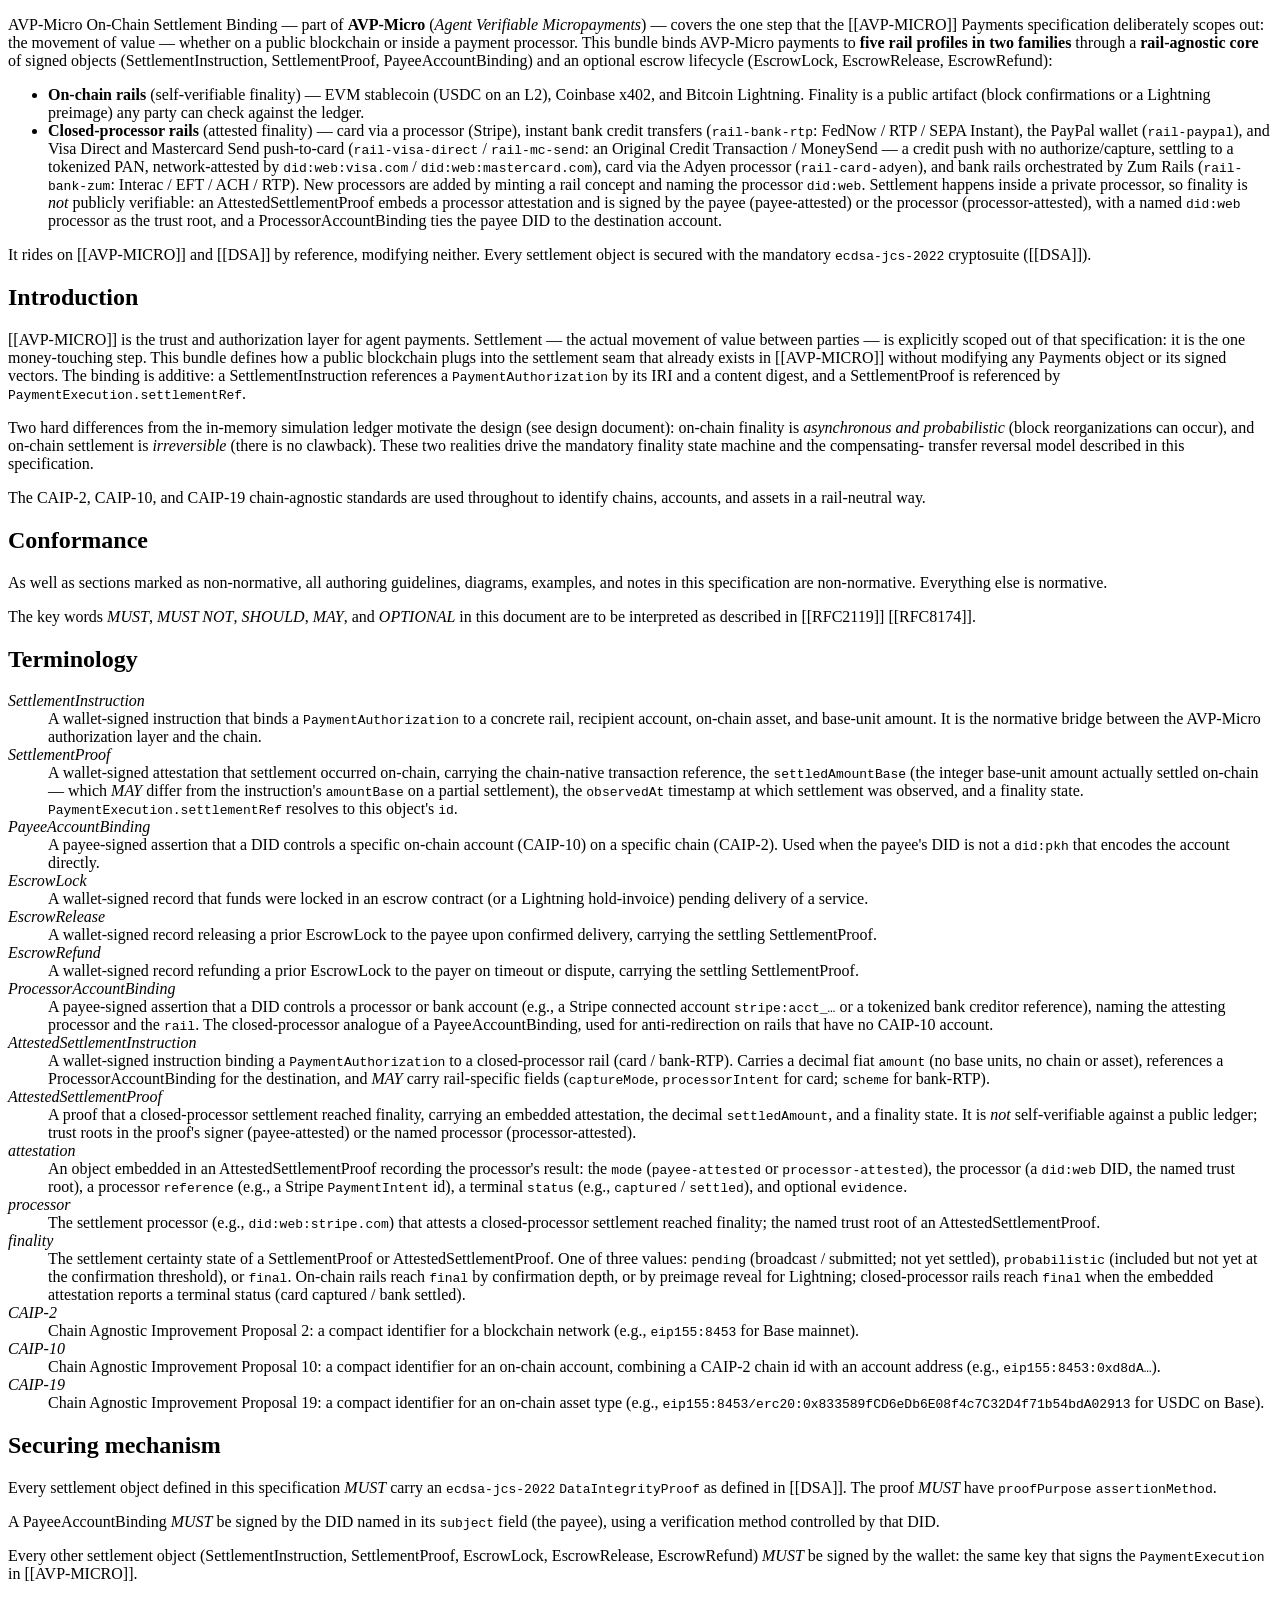
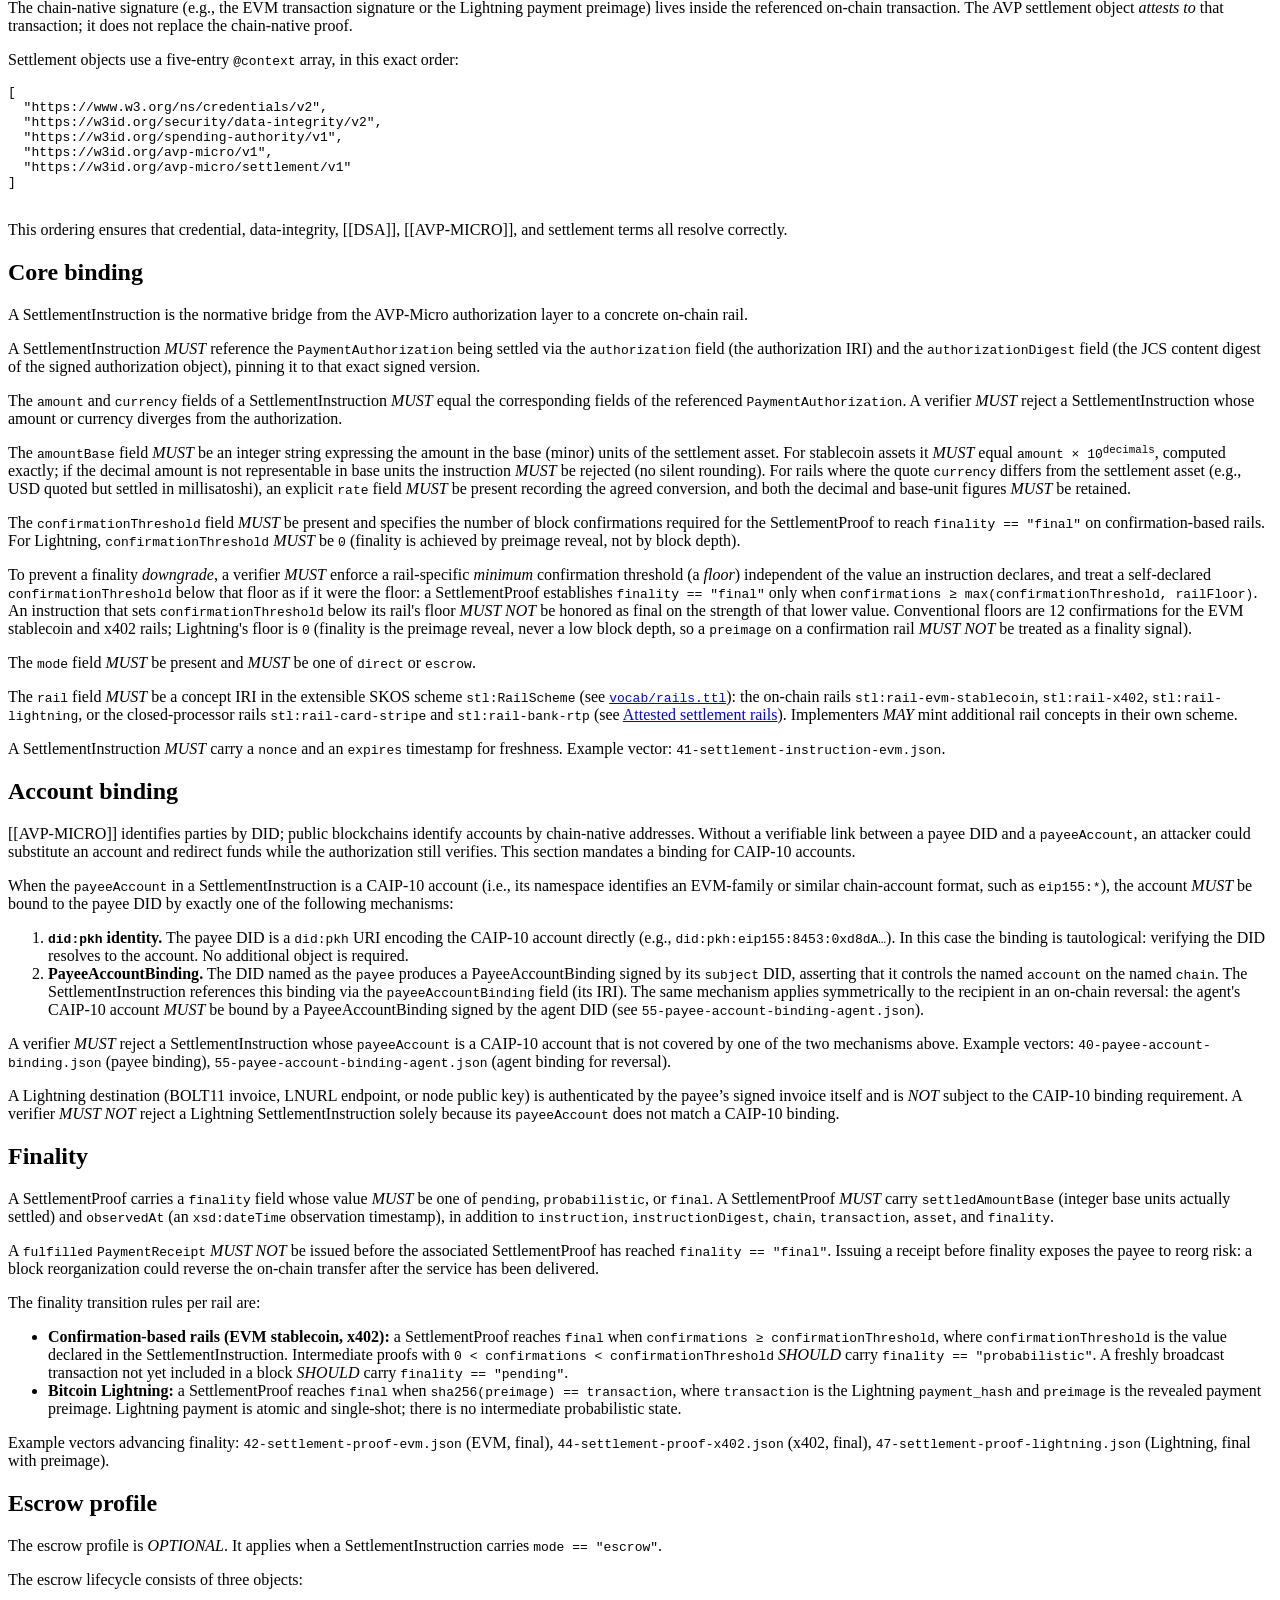
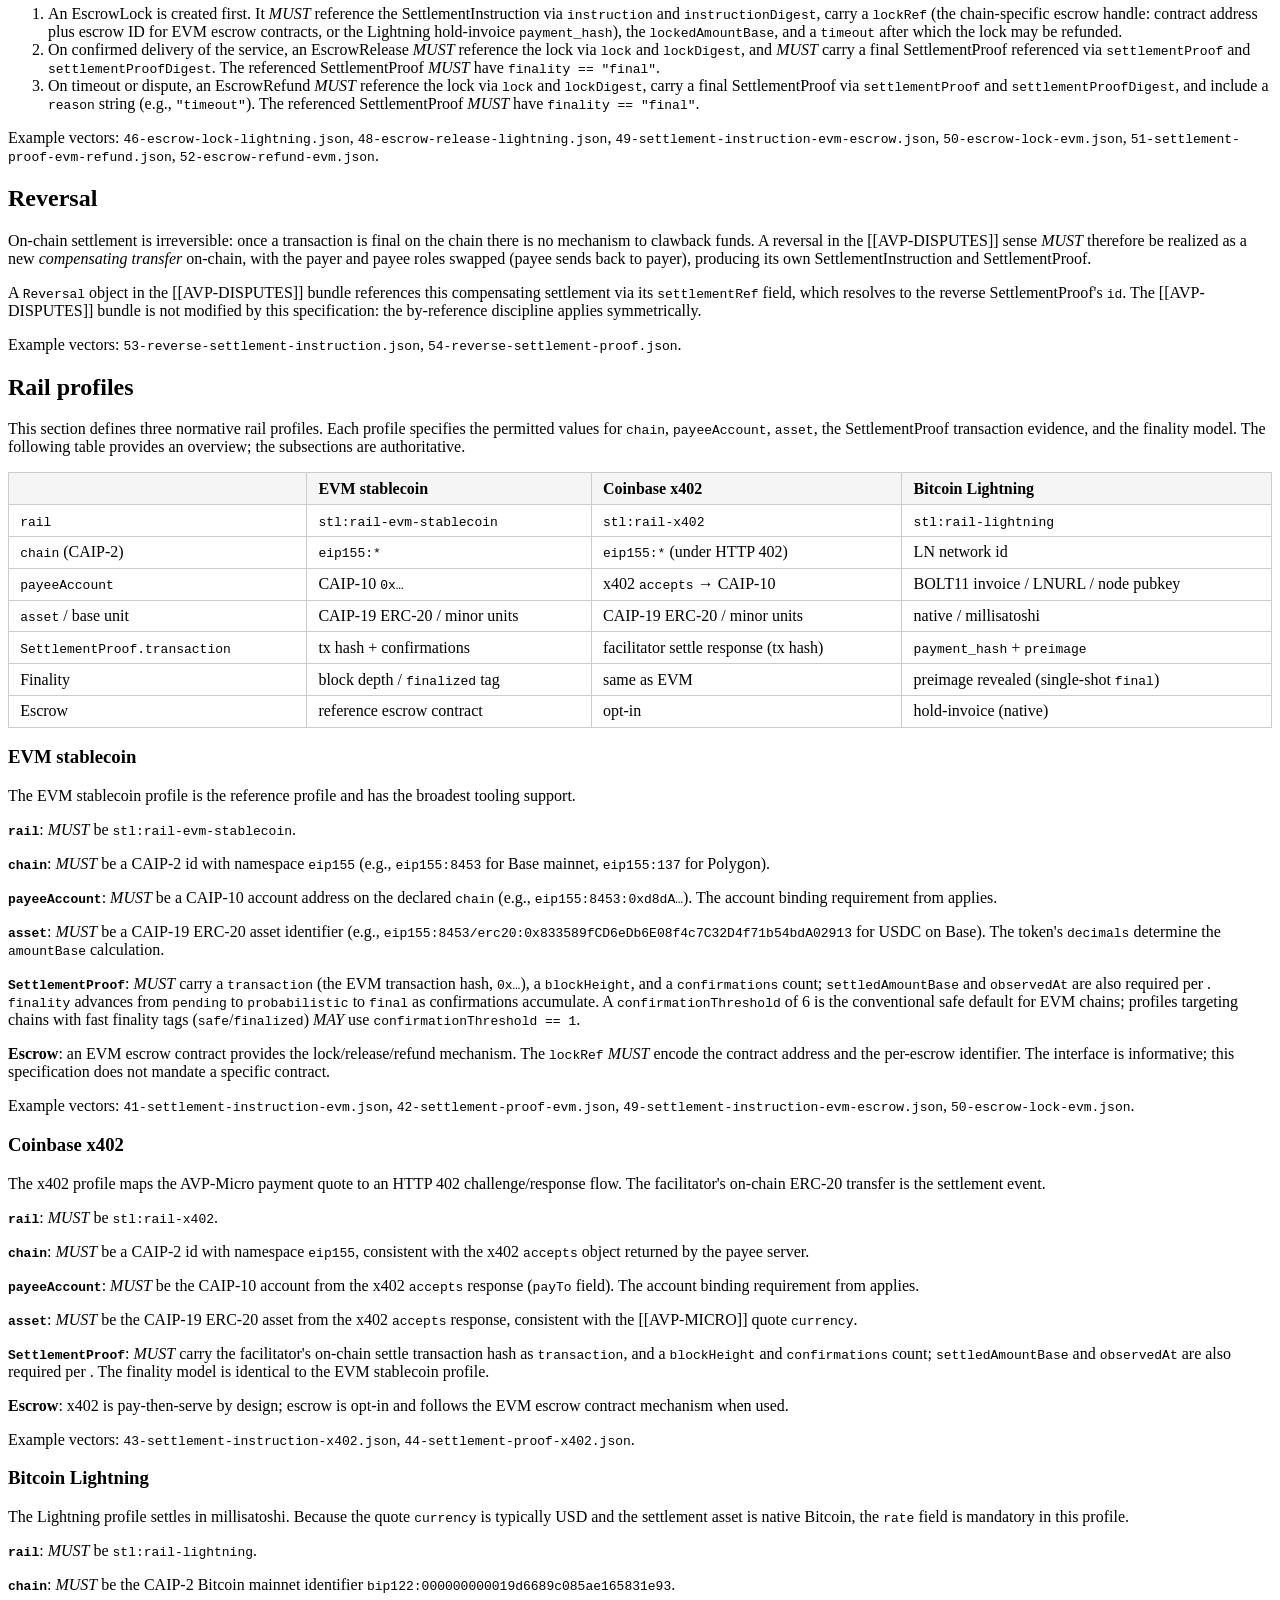
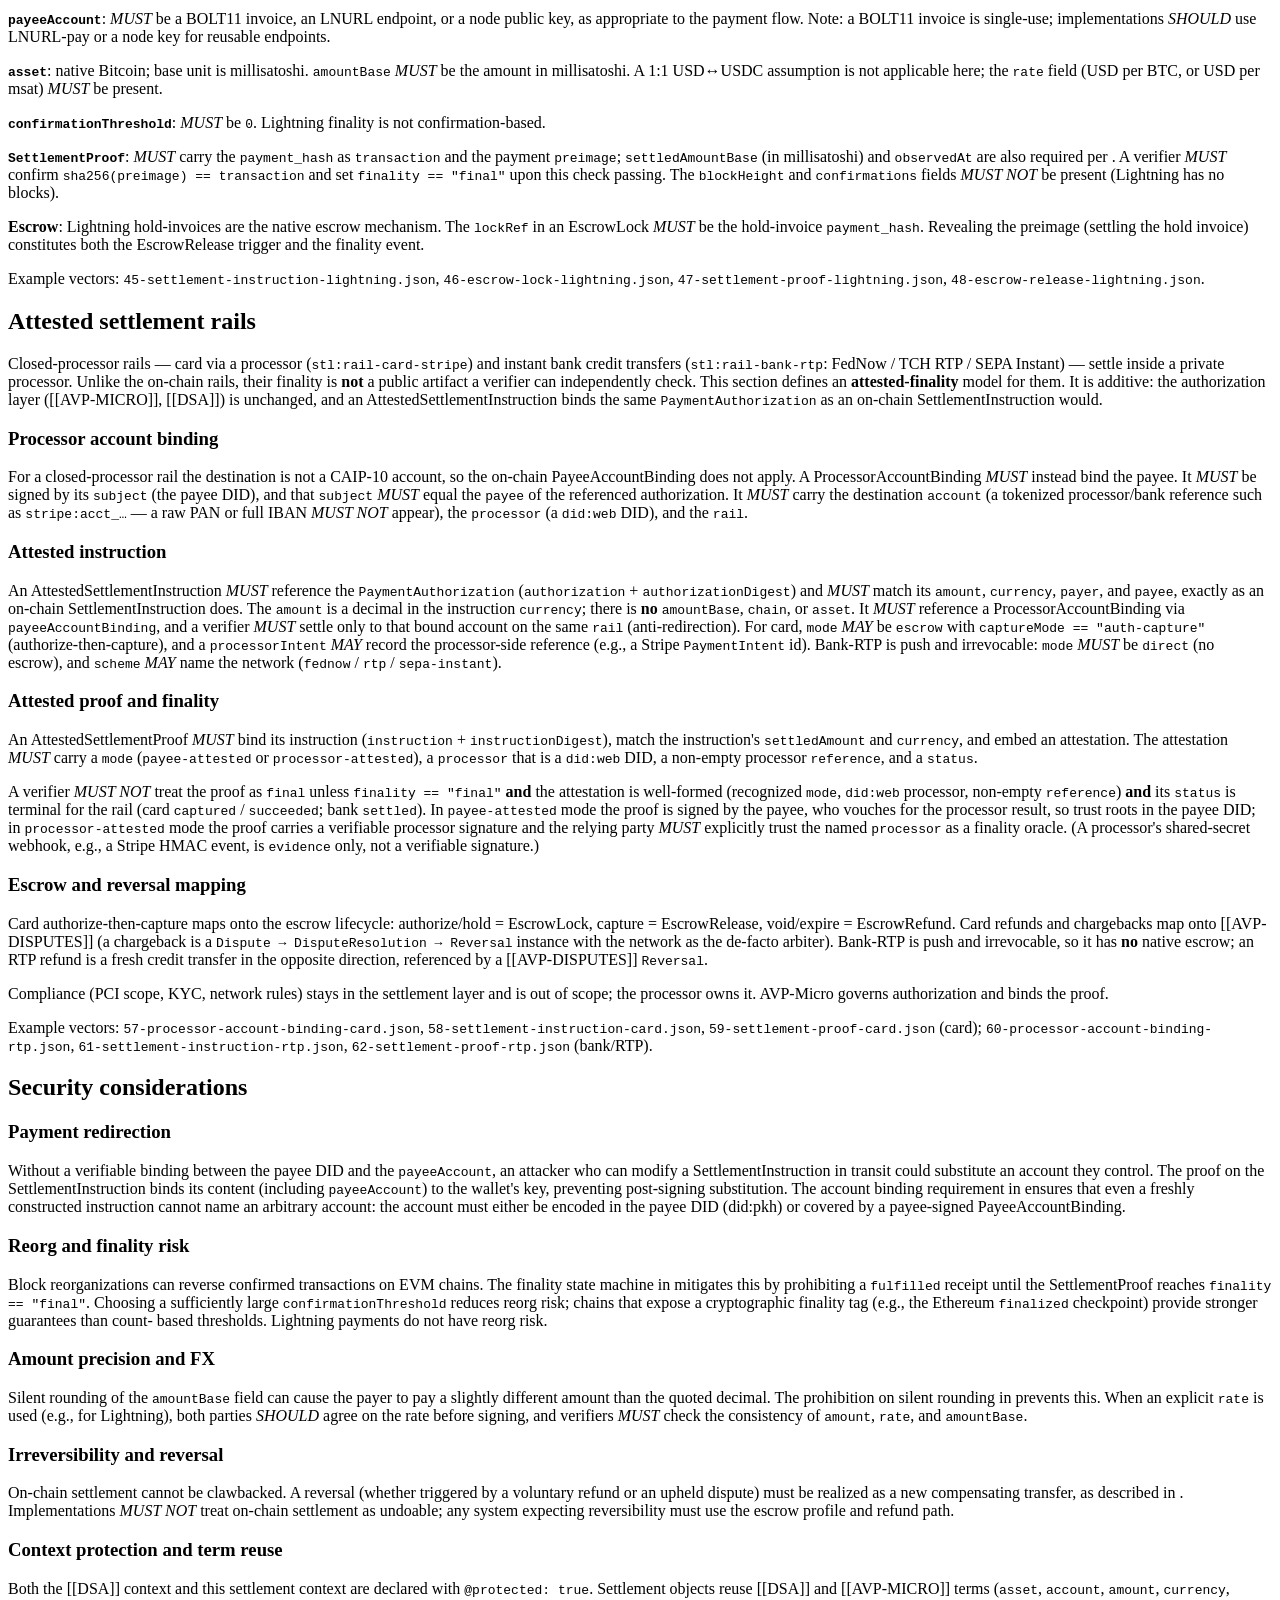
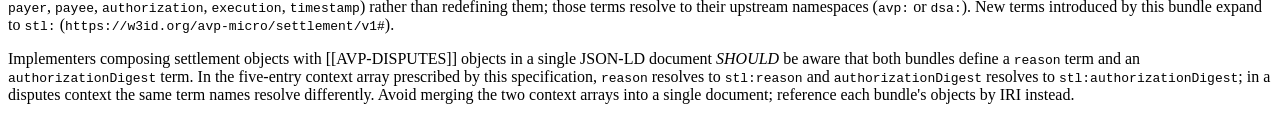
<file: spec/settlement/index.html>
<!DOCTYPE html>
<html lang="en">
<head>
  <meta charset="utf-8">
  <title>AVP-Micro On-Chain Settlement Binding</title>
  <style>
    p.object-summary { font-style: italic; color: #333; margin-bottom: 0.5em; }
    table { border-collapse: collapse; width: 100%; margin: 1em 0; }
    th, td { border: 1px solid #ccc; padding: 0.4em 0.7em; text-align: left; }
    th { background: #f5f5f5; }
  </style>
  <script src="https://www.w3.org/Tools/respec/respec-w3c" class="remove" defer></script>
  <script class="remove">
    // @ts-check
    const respecConfig = {
      specStatus: "unofficial",
      shortName: "avp-micro-settlement",
      subtitle: "Settlement binding for AVP-Micro payments (EVM stablecoin, x402, Lightning, card, bank/RTP, PayPal, Visa Direct, Mastercard Send, Adyen, Zum Rails)",
      editors: [
        { name: "Stephane Fellah", company: "Geoknoesis LLC", companyURL: "https://geoknoesis.com" },
      ],
      github: { repoURL: "https://github.com/geoknoesis/avp-micro", branch: "main" },
      license: "cc-by",
      lint: { "no-unused-dfns": false },
      xref: ["vc-data-model-2.0", "did-core", "INFRA"],
      localBiblio: {
        "DSA": { title: "Delegated Spending Authority", href: "../authority/",
                 publisher: "Geoknoesis LLC (editor's draft)" },
        "AVP-MICRO": { title: "AVP-Micro Payments", href: "../payments/",
                       publisher: "Geoknoesis LLC (editor's draft)" },
        "AVP-DISPUTES": { title: "AVP-Micro Disputes", href: "../disputes/",
                          publisher: "Geoknoesis LLC (editor's draft)" },
        "RFC8785": { title: "JSON Canonicalization Scheme (JCS)",
                     href: "https://www.rfc-editor.org/rfc/rfc8785",
                     authors: ["A. Rundgren", "B. Jordan", "S. Erdtman"],
                     date: "June 2020", status: "Informational", publisher: "IETF" },
        "CAIP-2": { title: "CAIP-2: Blockchain ID Specification",
                    href: "https://chainagnostic.org/CAIPs/caip-2",
                    publisher: "Chain Agnostic Standards Alliance" },
        "CAIP-10": { title: "CAIP-10: Account ID Specification",
                     href: "https://chainagnostic.org/CAIPs/caip-10",
                     publisher: "Chain Agnostic Standards Alliance" },
        "CAIP-19": { title: "CAIP-19: Asset Type and Asset ID Specification",
                     href: "https://chainagnostic.org/CAIPs/caip-19",
                     publisher: "Chain Agnostic Standards Alliance" },
        "SETTLEMENT-DESIGN": { title: "Design: AVP-Micro on-chain settlement binding",
                               href: "../../docs/superpowers/specs/2026-06-12-onchain-settlement-design.md",
                               publisher: "Geoknoesis LLC (internal design doc)" },
      },
    };
  </script>
</head>
<body>
  <section id="abstract" class="informative">
    <p>
      AVP-Micro On-Chain Settlement Binding &mdash; part of <strong>AVP-Micro</strong>
      (<em>Agent Verifiable Micropayments</em>) &mdash; covers the one step that the
      [[AVP-MICRO]] Payments specification deliberately scopes out: the movement of
      value &mdash; whether on a public blockchain or inside a payment processor.
      This bundle binds AVP-Micro payments to <strong>five rail profiles in two
      families</strong> through a <strong>rail-agnostic core</strong> of signed
      objects (<a>SettlementInstruction</a>, <a>SettlementProof</a>,
      <a>PayeeAccountBinding</a>) and an optional escrow lifecycle
      (<a>EscrowLock</a>, <a>EscrowRelease</a>, <a>EscrowRefund</a>):
    </p>
    <ul>
      <li><strong>On-chain rails</strong> (self-verifiable finality) &mdash; EVM
        stablecoin (USDC on an L2), Coinbase x402, and Bitcoin Lightning. Finality is a
        public artifact (block confirmations or a Lightning preimage) any party can
        check against the ledger.</li>
      <li><strong>Closed-processor rails</strong> (attested finality) &mdash; card via a
        processor (Stripe), instant bank credit transfers (<code>rail-bank-rtp</code>:
        FedNow / RTP / SEPA Instant), the PayPal wallet (<code>rail-paypal</code>), and
        Visa Direct and Mastercard Send push-to-card (<code>rail-visa-direct</code> /
        <code>rail-mc-send</code>: an Original Credit Transaction / MoneySend &mdash; a
        credit push with no authorize/capture, settling to a tokenized PAN, network-attested
        by <code>did:web:visa.com</code> / <code>did:web:mastercard.com</code>), card via the
        Adyen processor (<code>rail-card-adyen</code>), and bank rails orchestrated by Zum
        Rails (<code>rail-bank-zum</code>: Interac / EFT / ACH / RTP). New processors are
        added by minting a rail concept and naming the processor <code>did:web</code>.
        Settlement happens inside a private processor, so
        finality is <em>not</em> publicly verifiable: an <a>AttestedSettlementProof</a>
        embeds a processor attestation and is signed by the payee (payee-attested) or the
        processor (processor-attested), with a named <code>did:web</code> processor as the
        trust root, and a <a>ProcessorAccountBinding</a> ties the payee DID to the
        destination account.</li>
    </ul>
    <p>
      It rides on [[AVP-MICRO]] and [[DSA]] by reference, modifying neither. Every
      settlement object is secured with the mandatory <code>ecdsa-jcs-2022</code>
      cryptosuite ([[DSA]]).
    </p>
  </section>

  <section id="sotd"></section>

  <section class="informative">
    <h2>Introduction</h2>
    <p>
      [[AVP-MICRO]] is the trust and authorization layer for agent payments.
      Settlement &mdash; the actual movement of value between parties &mdash; is
      explicitly scoped out of that specification: it is the one money-touching step.
      This bundle defines how a public blockchain plugs into the settlement seam that
      already exists in [[AVP-MICRO]] without modifying any Payments object or its
      signed vectors. The binding is additive: a <a>SettlementInstruction</a>
      references a <code>PaymentAuthorization</code> by its IRI and a content
      digest, and a <a>SettlementProof</a> is referenced by
      <code>PaymentExecution.settlementRef</code>.
    </p>
    <p>
      Two hard differences from the in-memory simulation ledger motivate the design
      (see <a data-cite="SETTLEMENT-DESIGN">design document</a>): on-chain finality
      is <em>asynchronous and probabilistic</em> (block reorganizations can occur),
      and on-chain settlement is <em>irreversible</em> (there is no clawback). These
      two realities drive the mandatory finality state machine and the compensating-
      transfer reversal model described in this specification.
    </p>
    <p>
      The <a data-cite="CAIP-2">CAIP-2</a>, <a data-cite="CAIP-10">CAIP-10</a>, and
      <a data-cite="CAIP-19">CAIP-19</a> chain-agnostic standards are used throughout
      to identify chains, accounts, and assets in a rail-neutral way.
    </p>
  </section>

  <section>
    <h2>Conformance</h2>
    <p>
      As well as sections marked as non-normative, all authoring guidelines,
      diagrams, examples, and notes in this specification are non-normative.
      Everything else is normative.
    </p>
    <p>
      The key words <em class="rfc2119">MUST</em>, <em class="rfc2119">MUST NOT</em>,
      <em class="rfc2119">SHOULD</em>, <em class="rfc2119">MAY</em>, and
      <em class="rfc2119">OPTIONAL</em> in this document are to be interpreted as
      described in [[RFC2119]] [[RFC8174]].
    </p>
  </section>

  <section>
    <h2>Terminology</h2>
    <dl>
      <dt><dfn>SettlementInstruction</dfn></dt>
      <dd>A wallet-signed instruction that binds a <code>PaymentAuthorization</code>
        to a concrete rail, recipient account, on-chain asset, and base-unit amount.
        It is the normative bridge between the AVP-Micro authorization layer and the
        chain.</dd>

      <dt><dfn>SettlementProof</dfn></dt>
      <dd>A wallet-signed attestation that settlement occurred on-chain, carrying the
        chain-native transaction reference, the <code>settledAmountBase</code> (the
        integer base-unit amount actually settled on-chain — which <em class="rfc2119">MAY</em>
        differ from the instruction's <code>amountBase</code> on a partial settlement),
        the <code>observedAt</code> timestamp at which settlement was observed, and a
        <a>finality</a> state. <code>PaymentExecution.settlementRef</code>
        resolves to this object's <code>id</code>.</dd>

      <dt><dfn>PayeeAccountBinding</dfn></dt>
      <dd>A payee-signed assertion that a DID controls a specific on-chain account
        (CAIP-10) on a specific chain (CAIP-2). Used when the payee's DID is not a
        <code>did:pkh</code> that encodes the account directly.</dd>

      <dt><dfn>EscrowLock</dfn></dt>
      <dd>A wallet-signed record that funds were locked in an escrow contract (or a
        Lightning hold-invoice) pending delivery of a service.</dd>

      <dt><dfn>EscrowRelease</dfn></dt>
      <dd>A wallet-signed record releasing a prior <a>EscrowLock</a> to the payee
        upon confirmed delivery, carrying the settling <a>SettlementProof</a>.</dd>

      <dt><dfn>EscrowRefund</dfn></dt>
      <dd>A wallet-signed record refunding a prior <a>EscrowLock</a> to the payer on
        timeout or dispute, carrying the settling <a>SettlementProof</a>.</dd>

      <dt><dfn>ProcessorAccountBinding</dfn></dt>
      <dd>A payee-signed assertion that a DID controls a processor or bank account (e.g.,
        a Stripe connected account <code>stripe:acct_…</code> or a tokenized bank creditor
        reference), naming the attesting <a>processor</a> and the <code>rail</code>. The
        closed-processor analogue of a <a>PayeeAccountBinding</a>, used for
        anti-redirection on rails that have no CAIP-10 account.</dd>

      <dt><dfn>AttestedSettlementInstruction</dfn></dt>
      <dd>A wallet-signed instruction binding a <code>PaymentAuthorization</code> to a
        closed-processor rail (card / bank-RTP). Carries a decimal fiat <code>amount</code>
        (no base units, no chain or asset), references a <a>ProcessorAccountBinding</a> for
        the destination, and <em class="rfc2119">MAY</em> carry rail-specific fields
        (<code>captureMode</code>, <code>processorIntent</code> for card;
        <code>scheme</code> for bank-RTP).</dd>

      <dt><dfn>AttestedSettlementProof</dfn></dt>
      <dd>A proof that a closed-processor settlement reached finality, carrying an embedded
        <a>attestation</a>, the decimal <code>settledAmount</code>, and a <a>finality</a>
        state. It is <em>not</em> self-verifiable against a public ledger; trust roots in
        the proof's signer (payee-attested) or the named processor (processor-attested).</dd>

      <dt><dfn>attestation</dfn></dt>
      <dd>An object embedded in an <a>AttestedSettlementProof</a> recording the processor's
        result: the <code>mode</code> (<code>payee-attested</code> or
        <code>processor-attested</code>), the <a>processor</a> (a <code>did:web</code> DID,
        the named trust root), a processor <code>reference</code> (e.g., a Stripe
        <code>PaymentIntent</code> id), a terminal <code>status</code> (e.g.,
        <code>captured</code> / <code>settled</code>), and optional <code>evidence</code>.</dd>

      <dt><dfn>processor</dfn></dt>
      <dd>The settlement processor (e.g., <code>did:web:stripe.com</code>) that attests a
        closed-processor settlement reached finality; the named trust root of an
        <a>AttestedSettlementProof</a>.</dd>

      <dt><dfn>finality</dfn></dt>
      <dd>The settlement certainty state of a <a>SettlementProof</a> or
        <a>AttestedSettlementProof</a>. One of three values: <code>pending</code>
        (broadcast / submitted; not yet settled), <code>probabilistic</code> (included but
        not yet at the confirmation threshold), or <code>final</code>. On-chain rails reach
        <code>final</code> by confirmation depth, or by preimage reveal for Lightning;
        closed-processor rails reach <code>final</code> when the embedded
        <a>attestation</a> reports a terminal status (card captured / bank settled).</dd>

      <dt><dfn>CAIP-2</dfn></dt>
      <dd>Chain Agnostic Improvement Proposal 2: a compact identifier for a blockchain
        network (e.g., <code>eip155:8453</code> for Base mainnet).</dd>

      <dt><dfn>CAIP-10</dfn></dt>
      <dd>Chain Agnostic Improvement Proposal 10: a compact identifier for an on-chain
        account, combining a CAIP-2 chain id with an account address
        (e.g., <code>eip155:8453:0xd8dA…</code>).</dd>

      <dt><dfn>CAIP-19</dfn></dt>
      <dd>Chain Agnostic Improvement Proposal 19: a compact identifier for an on-chain
        asset type (e.g.,
        <code>eip155:8453/erc20:0x833589fCD6eDb6E08f4c7C32D4f71b54bdA02913</code>
        for USDC on Base).</dd>
    </dl>
  </section>

  <section>
    <h2>Securing mechanism</h2>
    <p>
      Every settlement object defined in this specification
      <em class="rfc2119">MUST</em> carry an <code>ecdsa-jcs-2022</code>
      <code>DataIntegrityProof</code> as defined in [[DSA]]. The proof
      <em class="rfc2119">MUST</em> have <code>proofPurpose</code>
      <code>assertionMethod</code>.
    </p>
    <p>
      A <a>PayeeAccountBinding</a> <em class="rfc2119">MUST</em> be signed by the
      DID named in its <code>subject</code> field (the payee), using a verification
      method controlled by that DID.
    </p>
    <p>
      Every other settlement object (<a>SettlementInstruction</a>,
      <a>SettlementProof</a>, <a>EscrowLock</a>, <a>EscrowRelease</a>,
      <a>EscrowRefund</a>) <em class="rfc2119">MUST</em> be signed by the wallet:
      the same key that signs the <code>PaymentExecution</code> in [[AVP-MICRO]].
    </p>
    <p>
      The chain-native signature (e.g., the EVM transaction signature or the
      Lightning payment preimage) lives inside the referenced on-chain transaction.
      The AVP settlement object <em>attests to</em> that transaction; it does not
      replace the chain-native proof.
    </p>
    <p>
      Settlement objects use a five-entry <code>@context</code> array, in this exact
      order:
    </p>
    <pre class="json">
[
  "https://www.w3.org/ns/credentials/v2",
  "https://w3id.org/security/data-integrity/v2",
  "https://w3id.org/spending-authority/v1",
  "https://w3id.org/avp-micro/v1",
  "https://w3id.org/avp-micro/settlement/v1"
]
    </pre>
    <p>
      This ordering ensures that credential, data-integrity, [[DSA]], [[AVP-MICRO]],
      and settlement terms all resolve correctly.
    </p>
  </section>

  <section>
    <h2>Core binding</h2>
    <p>
      A <a>SettlementInstruction</a> is the normative bridge from the AVP-Micro
      authorization layer to a concrete on-chain rail.
    </p>
    <p>
      A <a>SettlementInstruction</a> <em class="rfc2119">MUST</em> reference the
      <code>PaymentAuthorization</code> being settled via the <code>authorization</code>
      field (the authorization IRI) and the <code>authorizationDigest</code> field (the
      JCS content digest of the signed authorization object), pinning it to that exact
      signed version.
    </p>
    <p>
      The <code>amount</code> and <code>currency</code> fields of a
      <a>SettlementInstruction</a> <em class="rfc2119">MUST</em> equal the
      corresponding fields of the referenced <code>PaymentAuthorization</code>. A
      verifier <em class="rfc2119">MUST</em> reject a
      <a>SettlementInstruction</a> whose amount or currency diverges from the
      authorization.
    </p>
    <p>
      The <code>amountBase</code> field <em class="rfc2119">MUST</em> be an integer
      string expressing the amount in the base (minor) units of the settlement asset.
      For stablecoin assets it <em class="rfc2119">MUST</em> equal
      <code>amount &times; 10<sup>decimals</sup></code>, computed exactly; if the
      decimal amount is not representable in base units the instruction
      <em class="rfc2119">MUST</em> be rejected (no silent rounding). For rails where
      the quote <code>currency</code> differs from the settlement asset (e.g., USD
      quoted but settled in millisatoshi), an explicit <code>rate</code> field
      <em class="rfc2119">MUST</em> be present recording the agreed conversion, and
      both the decimal and base-unit figures <em class="rfc2119">MUST</em> be
      retained.
    </p>
    <p>
      The <code>confirmationThreshold</code> field <em class="rfc2119">MUST</em> be
      present and specifies the number of block confirmations required for the
      <a>SettlementProof</a> to reach <code>finality == "final"</code> on
      confirmation-based rails. For Lightning, <code>confirmationThreshold</code>
      <em class="rfc2119">MUST</em> be <code>0</code> (finality is achieved by
      preimage reveal, not by block depth).
    </p>
    <p>
      To prevent a finality <dfn>downgrade</dfn>, a verifier <em class="rfc2119">MUST</em>
      enforce a rail-specific <em>minimum</em> confirmation threshold (a <em>floor</em>)
      independent of the value an instruction declares, and treat a self-declared
      <code>confirmationThreshold</code> below that floor as if it were the floor: a
      <a>SettlementProof</a> establishes <code>finality == "final"</code> only when
      <code>confirmations &ge; max(confirmationThreshold, railFloor)</code>. An instruction
      that sets <code>confirmationThreshold</code> below its rail's floor
      <em class="rfc2119">MUST NOT</em> be honored as final on the strength of that lower
      value. Conventional floors are 12 confirmations for the EVM stablecoin and x402 rails;
      Lightning's floor is <code>0</code> (finality is the preimage reveal, never a low block
      depth, so a <code>preimage</code> on a confirmation rail
      <em class="rfc2119">MUST NOT</em> be treated as a finality signal).
    </p>
    <p>
      The <code>mode</code> field <em class="rfc2119">MUST</em> be present and
      <em class="rfc2119">MUST</em> be one of <code>direct</code> or
      <code>escrow</code>.
    </p>
    <p>
      The <code>rail</code> field <em class="rfc2119">MUST</em> be a concept IRI in
      the extensible SKOS scheme <code>stl:RailScheme</code>
      (see <a href="vocab/rails.ttl"><code>vocab/rails.ttl</code></a>): the on-chain
      rails <code>stl:rail-evm-stablecoin</code>, <code>stl:rail-x402</code>,
      <code>stl:rail-lightning</code>, or the closed-processor rails
      <code>stl:rail-card-stripe</code> and <code>stl:rail-bank-rtp</code> (see
      <a href="#attested-rails">Attested settlement rails</a>). Implementers
      <em class="rfc2119">MAY</em> mint additional rail concepts in their own scheme.
    </p>
    <p>
      A <a>SettlementInstruction</a> <em class="rfc2119">MUST</em> carry a
      <code>nonce</code> and an <code>expires</code> timestamp for freshness.
      Example vector: <code>41-settlement-instruction-evm.json</code>.
    </p>
  </section>

  <section>
    <h2>Account binding</h2>
    <p>
      [[AVP-MICRO]] identifies parties by DID; public blockchains identify accounts
      by chain-native addresses. Without a verifiable link between a payee DID and a
      <code>payeeAccount</code>, an attacker could substitute an account and redirect
      funds while the authorization still verifies. This section mandates a binding
      for CAIP-10 accounts.
    </p>
    <p>
      When the <code>payeeAccount</code> in a <a>SettlementInstruction</a> is a
      <a>CAIP-10</a> account (i.e., its namespace identifies an EVM-family or similar
      chain-account format, such as <code>eip155:*</code>), the account
      <em class="rfc2119">MUST</em> be bound to the payee DID by exactly one of the
      following mechanisms:
    </p>
    <ol>
      <li>
        <strong><code>did:pkh</code> identity.</strong> The payee DID is a
        <code>did:pkh</code> URI encoding the CAIP-10 account directly (e.g.,
        <code>did:pkh:eip155:8453:0xd8dA…</code>). In this case the binding is
        tautological: verifying the DID resolves to the account. No additional object
        is required.
      </li>
      <li>
        <strong><a>PayeeAccountBinding</a>.</strong> The DID named as the
        <code>payee</code> produces a <a>PayeeAccountBinding</a> signed by its
        <code>subject</code> DID, asserting that it controls the named
        <code>account</code> on the named <code>chain</code>. The
        <a>SettlementInstruction</a> references this binding via the
        <code>payeeAccountBinding</code> field (its IRI). The same mechanism applies
        symmetrically to the recipient in an on-chain reversal: the agent's CAIP-10
        account <em class="rfc2119">MUST</em> be bound by a
        <a>PayeeAccountBinding</a> signed by the agent DID (see
        <code>55-payee-account-binding-agent.json</code>).
      </li>
    </ol>
    <p>
      A verifier <em class="rfc2119">MUST</em> reject a <a>SettlementInstruction</a>
      whose <code>payeeAccount</code> is a CAIP-10 account that is not covered by one
      of the two mechanisms above. Example vectors:
      <code>40-payee-account-binding.json</code> (payee binding),
      <code>55-payee-account-binding-agent.json</code> (agent binding for reversal).
    </p>
    <p>
      A Lightning destination (<a>BOLT11</a> invoice, LNURL endpoint, or node public
      key) is authenticated by the payee&rsquo;s signed invoice itself and is
      <em class="rfc2119">NOT</em> subject to the CAIP-10 binding requirement. A
      verifier <em class="rfc2119">MUST NOT</em> reject a Lightning
      <a>SettlementInstruction</a> solely because its <code>payeeAccount</code> does
      not match a CAIP-10 binding.
    </p>
  </section>

  <section>
    <h2>Finality</h2>
    <p>
      A <a>SettlementProof</a> carries a <code>finality</code> field whose value
      <em class="rfc2119">MUST</em> be one of <code>pending</code>,
      <code>probabilistic</code>, or <code>final</code>.
      A <a>SettlementProof</a> <em class="rfc2119">MUST</em> carry
      <code>settledAmountBase</code> (integer base units actually settled) and
      <code>observedAt</code> (an <code>xsd:dateTime</code> observation timestamp),
      in addition to <code>instruction</code>, <code>instructionDigest</code>,
      <code>chain</code>, <code>transaction</code>, <code>asset</code>, and
      <code>finality</code>.
    </p>
    <p>
      A <code>fulfilled</code> <code>PaymentReceipt</code>
      <em class="rfc2119">MUST NOT</em> be issued before the associated
      <a>SettlementProof</a> has reached <code>finality == "final"</code>. Issuing a
      receipt before finality exposes the payee to reorg risk: a block reorganization
      could reverse the on-chain transfer after the service has been delivered.
    </p>
    <p>
      The finality transition rules per rail are:
    </p>
    <ul>
      <li>
        <strong>Confirmation-based rails (EVM stablecoin, x402):</strong> a
        <a>SettlementProof</a> reaches <code>final</code> when
        <code>confirmations &ge; confirmationThreshold</code>, where
        <code>confirmationThreshold</code> is the value declared in the
        <a>SettlementInstruction</a>. Intermediate proofs with
        <code>0 &lt; confirmations &lt; confirmationThreshold</code>
        <em class="rfc2119">SHOULD</em> carry <code>finality == "probabilistic"</code>.
        A freshly broadcast transaction not yet included in a block
        <em class="rfc2119">SHOULD</em> carry <code>finality == "pending"</code>.
      </li>
      <li>
        <strong>Bitcoin Lightning:</strong> a <a>SettlementProof</a> reaches
        <code>final</code> when <code>sha256(preimage) == transaction</code>, where
        <code>transaction</code> is the Lightning <code>payment_hash</code> and
        <code>preimage</code> is the revealed payment preimage. Lightning payment is
        atomic and single-shot; there is no intermediate probabilistic state.
      </li>
    </ul>
    <p>
      Example vectors advancing finality:
      <code>42-settlement-proof-evm.json</code> (EVM, final),
      <code>44-settlement-proof-x402.json</code> (x402, final),
      <code>47-settlement-proof-lightning.json</code> (Lightning, final with preimage).
    </p>
  </section>

  <section>
    <h2>Escrow profile</h2>
    <p>
      The escrow profile is <em class="rfc2119">OPTIONAL</em>. It applies when a
      <a>SettlementInstruction</a> carries <code>mode == "escrow"</code>.
    </p>
    <p>
      The escrow lifecycle consists of three objects:
    </p>
    <ol>
      <li>
        An <a>EscrowLock</a> is created first. It <em class="rfc2119">MUST</em>
        reference the <a>SettlementInstruction</a> via <code>instruction</code> and
        <code>instructionDigest</code>, carry a <code>lockRef</code> (the
        chain-specific escrow handle: contract address plus escrow ID for EVM escrow
        contracts, or the Lightning hold-invoice <code>payment_hash</code>), the
        <code>lockedAmountBase</code>, and a <code>timeout</code> after which the
        lock may be refunded.
      </li>
      <li>
        On confirmed delivery of the service, an <a>EscrowRelease</a>
        <em class="rfc2119">MUST</em> reference the lock via <code>lock</code> and
        <code>lockDigest</code>, and <em class="rfc2119">MUST</em> carry a final
        <a>SettlementProof</a> referenced via <code>settlementProof</code> and
        <code>settlementProofDigest</code>. The referenced
        <a>SettlementProof</a> <em class="rfc2119">MUST</em> have
        <code>finality == "final"</code>.
      </li>
      <li>
        On timeout or dispute, an <a>EscrowRefund</a>
        <em class="rfc2119">MUST</em> reference the lock via <code>lock</code> and
        <code>lockDigest</code>, carry a final <a>SettlementProof</a> via
        <code>settlementProof</code> and <code>settlementProofDigest</code>, and
        include a <code>reason</code> string (e.g., <code>"timeout"</code>).
        The referenced <a>SettlementProof</a> <em class="rfc2119">MUST</em> have
        <code>finality == "final"</code>.
      </li>
    </ol>
    <p>
      Example vectors:
      <code>46-escrow-lock-lightning.json</code>,
      <code>48-escrow-release-lightning.json</code>,
      <code>49-settlement-instruction-evm-escrow.json</code>,
      <code>50-escrow-lock-evm.json</code>,
      <code>51-settlement-proof-evm-refund.json</code>,
      <code>52-escrow-refund-evm.json</code>.
    </p>
  </section>

  <section>
    <h2>Reversal</h2>
    <p>
      On-chain settlement is irreversible: once a transaction is final on the chain
      there is no mechanism to clawback funds. A reversal in the [[AVP-DISPUTES]]
      sense <em class="rfc2119">MUST</em> therefore be realized as a new
      <em>compensating transfer</em> on-chain, with the payer and payee roles
      swapped (payee sends back to payer), producing its own
      <a>SettlementInstruction</a> and <a>SettlementProof</a>.
    </p>
    <p>
      A <code>Reversal</code> object in the [[AVP-DISPUTES]] bundle references this
      compensating settlement via its <code>settlementRef</code> field, which
      resolves to the reverse <a>SettlementProof</a>'s <code>id</code>. The
      [[AVP-DISPUTES]] bundle is not modified by this specification: the by-reference
      discipline applies symmetrically.
    </p>
    <p>
      Example vectors: <code>53-reverse-settlement-instruction.json</code>,
      <code>54-reverse-settlement-proof.json</code>.
    </p>
  </section>

  <section>
    <h2>Rail profiles</h2>
    <p>
      This section defines three normative rail profiles. Each profile specifies the
      permitted values for <code>chain</code>, <code>payeeAccount</code>,
      <code>asset</code>, the <a>SettlementProof</a> transaction evidence, and the
      finality model. The following table provides an overview; the subsections are
      authoritative.
    </p>
    <table>
      <thead>
        <tr>
          <th></th>
          <th>EVM stablecoin</th>
          <th>Coinbase x402</th>
          <th>Bitcoin Lightning</th>
        </tr>
      </thead>
      <tbody>
        <tr>
          <td><code>rail</code></td>
          <td><code>stl:rail-evm-stablecoin</code></td>
          <td><code>stl:rail-x402</code></td>
          <td><code>stl:rail-lightning</code></td>
        </tr>
        <tr>
          <td><code>chain</code> (CAIP-2)</td>
          <td><code>eip155:*</code></td>
          <td><code>eip155:*</code> (under HTTP 402)</td>
          <td>LN network id</td>
        </tr>
        <tr>
          <td><code>payeeAccount</code></td>
          <td>CAIP-10 <code>0x&hellip;</code></td>
          <td>x402 <code>accepts</code> &rarr; CAIP-10</td>
          <td>BOLT11 invoice / LNURL / node pubkey</td>
        </tr>
        <tr>
          <td><code>asset</code> / base unit</td>
          <td>CAIP-19 ERC-20 / minor units</td>
          <td>CAIP-19 ERC-20 / minor units</td>
          <td>native / millisatoshi</td>
        </tr>
        <tr>
          <td><code>SettlementProof.transaction</code></td>
          <td>tx hash + confirmations</td>
          <td>facilitator settle response (tx hash)</td>
          <td><code>payment_hash</code> + <code>preimage</code></td>
        </tr>
        <tr>
          <td>Finality</td>
          <td>block depth / <code>finalized</code> tag</td>
          <td>same as EVM</td>
          <td>preimage revealed (single-shot <code>final</code>)</td>
        </tr>
        <tr>
          <td>Escrow</td>
          <td>reference escrow contract</td>
          <td>opt-in</td>
          <td>hold-invoice (native)</td>
        </tr>
      </tbody>
    </table>

    <section>
      <h3>EVM stablecoin</h3>
      <p>
        The EVM stablecoin profile is the reference profile and has the broadest
        tooling support.
      </p>
      <p>
        <strong><code>rail</code></strong>: <em class="rfc2119">MUST</em> be
        <code>stl:rail-evm-stablecoin</code>.
      </p>
      <p>
        <strong><code>chain</code></strong>: <em class="rfc2119">MUST</em> be a
        CAIP-2 id with namespace <code>eip155</code> (e.g., <code>eip155:8453</code>
        for Base mainnet, <code>eip155:137</code> for Polygon).
      </p>
      <p>
        <strong><code>payeeAccount</code></strong>: <em class="rfc2119">MUST</em> be
        a CAIP-10 account address on the declared <code>chain</code>
        (e.g., <code>eip155:8453:0xd8dA&hellip;</code>). The account binding
        requirement from <a href="#account-binding"></a> applies.
      </p>
      <p>
        <strong><code>asset</code></strong>: <em class="rfc2119">MUST</em> be a
        CAIP-19 ERC-20 asset identifier (e.g.,
        <code>eip155:8453/erc20:0x833589fCD6eDb6E08f4c7C32D4f71b54bdA02913</code>
        for USDC on Base). The token's <code>decimals</code> determine the
        <code>amountBase</code> calculation.
      </p>
      <p>
        <strong><code>SettlementProof</code></strong>: <em class="rfc2119">MUST</em>
        carry a <code>transaction</code> (the EVM transaction hash, <code>0x&hellip;</code>),
        a <code>blockHeight</code>, and a <code>confirmations</code> count;
        <code>settledAmountBase</code> and <code>observedAt</code> are also
        required per <a href="#finality"></a>.
        <code>finality</code> advances from <code>pending</code> to
        <code>probabilistic</code> to <code>final</code> as confirmations accumulate.
        A <code>confirmationThreshold</code> of 6 is the conventional safe default
        for EVM chains; profiles targeting chains with fast finality tags
        (<code>safe</code>/<code>finalized</code>) <em class="rfc2119">MAY</em> use
        <code>confirmationThreshold == 1</code>.
      </p>
      <p>
        <strong>Escrow</strong>: an EVM escrow contract provides the
        lock/release/refund mechanism. The <code>lockRef</code>
        <em class="rfc2119">MUST</em> encode the contract address and the per-escrow
        identifier. The interface is informative; this specification does not mandate
        a specific contract.
      </p>
      <p>
        Example vectors: <code>41-settlement-instruction-evm.json</code>,
        <code>42-settlement-proof-evm.json</code>,
        <code>49-settlement-instruction-evm-escrow.json</code>,
        <code>50-escrow-lock-evm.json</code>.
      </p>
    </section>

    <section>
      <h3>Coinbase x402</h3>
      <p>
        The x402 profile maps the AVP-Micro payment quote to an HTTP 402
        challenge/response flow. The facilitator's on-chain ERC-20 transfer is the
        settlement event.
      </p>
      <p>
        <strong><code>rail</code></strong>: <em class="rfc2119">MUST</em> be
        <code>stl:rail-x402</code>.
      </p>
      <p>
        <strong><code>chain</code></strong>: <em class="rfc2119">MUST</em> be a
        CAIP-2 id with namespace <code>eip155</code>, consistent with the x402
        <code>accepts</code> object returned by the payee server.
      </p>
      <p>
        <strong><code>payeeAccount</code></strong>: <em class="rfc2119">MUST</em> be
        the CAIP-10 account from the x402 <code>accepts</code> response
        (<code>payTo</code> field). The account binding requirement from
        <a href="#account-binding"></a> applies.
      </p>
      <p>
        <strong><code>asset</code></strong>: <em class="rfc2119">MUST</em> be the
        CAIP-19 ERC-20 asset from the x402 <code>accepts</code> response, consistent
        with the [[AVP-MICRO]] quote <code>currency</code>.
      </p>
      <p>
        <strong><code>SettlementProof</code></strong>: <em class="rfc2119">MUST</em>
        carry the facilitator's on-chain settle transaction hash as
        <code>transaction</code>, and a <code>blockHeight</code> and
        <code>confirmations</code> count; <code>settledAmountBase</code> and
        <code>observedAt</code> are also required per <a href="#finality"></a>.
        The finality model is identical to the EVM stablecoin profile.
      </p>
      <p>
        <strong>Escrow</strong>: x402 is pay-then-serve by design; escrow is
        opt-in and follows the EVM escrow contract mechanism when used.
      </p>
      <p>
        Example vectors: <code>43-settlement-instruction-x402.json</code>,
        <code>44-settlement-proof-x402.json</code>.
      </p>
    </section>

    <section>
      <h3>Bitcoin Lightning</h3>
      <p>
        The Lightning profile settles in millisatoshi. Because the quote
        <code>currency</code> is typically USD and the settlement asset is native
        Bitcoin, the <code>rate</code> field is mandatory in this profile.
      </p>
      <p>
        <strong><code>rail</code></strong>: <em class="rfc2119">MUST</em> be
        <code>stl:rail-lightning</code>.
      </p>
      <p>
        <strong><code>chain</code></strong>: <em class="rfc2119">MUST</em> be the
        CAIP-2 Bitcoin mainnet identifier
        <code>bip122:000000000019d6689c085ae165831e93</code>.
      </p>
      <p>
        <strong><code>payeeAccount</code></strong>: <em class="rfc2119">MUST</em> be
        a BOLT11 invoice, an LNURL endpoint, or a node public key, as appropriate to
        the payment flow. Note: a BOLT11 invoice is single-use; implementations
        <em class="rfc2119">SHOULD</em> use LNURL-pay or a node key for reusable
        endpoints.
      </p>
      <p>
        <strong><code>asset</code></strong>: native Bitcoin; base unit is
        millisatoshi. <code>amountBase</code> <em class="rfc2119">MUST</em> be the
        amount in millisatoshi. A 1:1 USD&harr;USDC assumption is not applicable
        here; the <code>rate</code> field (USD per BTC, or USD per msat)
        <em class="rfc2119">MUST</em> be present.
      </p>
      <p>
        <strong><code>confirmationThreshold</code></strong>:
        <em class="rfc2119">MUST</em> be <code>0</code>. Lightning finality is not
        confirmation-based.
      </p>
      <p>
        <strong><code>SettlementProof</code></strong>: <em class="rfc2119">MUST</em>
        carry the <code>payment_hash</code> as <code>transaction</code> and the
        payment <code>preimage</code>; <code>settledAmountBase</code> (in millisatoshi)
        and <code>observedAt</code> are also required per <a href="#finality"></a>.
        A verifier <em class="rfc2119">MUST</em> confirm
        <code>sha256(preimage) == transaction</code> and set
        <code>finality == "final"</code> upon this check passing. The
        <code>blockHeight</code> and <code>confirmations</code> fields
        <em class="rfc2119">MUST NOT</em> be present (Lightning has no blocks).
      </p>
      <p>
        <strong>Escrow</strong>: Lightning hold-invoices are the native escrow
        mechanism. The <code>lockRef</code> in an <a>EscrowLock</a>
        <em class="rfc2119">MUST</em> be the hold-invoice
        <code>payment_hash</code>. Revealing the preimage (settling the hold invoice)
        constitutes both the <a>EscrowRelease</a> trigger and the finality event.
      </p>
      <p>
        Example vectors: <code>45-settlement-instruction-lightning.json</code>,
        <code>46-escrow-lock-lightning.json</code>,
        <code>47-settlement-proof-lightning.json</code>,
        <code>48-escrow-release-lightning.json</code>.
      </p>
    </section>
  </section>

  <section id="attested-rails">
    <h2>Attested settlement rails</h2>
    <p>
      Closed-processor rails &mdash; card via a processor (<code>stl:rail-card-stripe</code>)
      and instant bank credit transfers (<code>stl:rail-bank-rtp</code>: FedNow / TCH RTP /
      SEPA Instant) &mdash; settle inside a private processor. Unlike the on-chain rails,
      their finality is <strong>not</strong> a public artifact a verifier can independently
      check. This section defines an <strong>attested-finality</strong> model for them. It
      is additive: the authorization layer ([[AVP-MICRO]], [[DSA]]) is unchanged, and an
      <a>AttestedSettlementInstruction</a> binds the same <code>PaymentAuthorization</code>
      as an on-chain <a>SettlementInstruction</a> would.
    </p>

    <section>
      <h3>Processor account binding</h3>
      <p>
        For a closed-processor rail the destination is not a CAIP-10 account, so the
        on-chain <a>PayeeAccountBinding</a> does not apply. A
        <a>ProcessorAccountBinding</a> <em class="rfc2119">MUST</em> instead bind the
        payee. It <em class="rfc2119">MUST</em> be signed by its <code>subject</code> (the
        payee DID), and that <code>subject</code> <em class="rfc2119">MUST</em> equal the
        <code>payee</code> of the referenced authorization. It
        <em class="rfc2119">MUST</em> carry the destination <code>account</code> (a
        tokenized processor/bank reference such as <code>stripe:acct_…</code> &mdash; a raw
        PAN or full IBAN <em class="rfc2119">MUST NOT</em> appear), the
        <code>processor</code> (a <code>did:web</code> DID), and the <code>rail</code>.
      </p>
    </section>

    <section>
      <h3>Attested instruction</h3>
      <p>
        An <a>AttestedSettlementInstruction</a> <em class="rfc2119">MUST</em> reference the
        <code>PaymentAuthorization</code> (<code>authorization</code> +
        <code>authorizationDigest</code>) and <em class="rfc2119">MUST</em> match its
        <code>amount</code>, <code>currency</code>, <code>payer</code>, and
        <code>payee</code>, exactly as an on-chain <a>SettlementInstruction</a> does. The
        <code>amount</code> is a decimal in the instruction <code>currency</code>; there is
        <strong>no</strong> <code>amountBase</code>, <code>chain</code>, or
        <code>asset</code>. It <em class="rfc2119">MUST</em> reference a
        <a>ProcessorAccountBinding</a> via <code>payeeAccountBinding</code>, and a verifier
        <em class="rfc2119">MUST</em> settle only to that bound account on the same
        <code>rail</code> (anti-redirection). For card, <code>mode</code>
        <em class="rfc2119">MAY</em> be <code>escrow</code> with
        <code>captureMode == "auth-capture"</code> (authorize-then-capture), and a
        <code>processorIntent</code> <em class="rfc2119">MAY</em> record the processor-side
        reference (e.g., a Stripe <code>PaymentIntent</code> id). Bank-RTP is push and
        irrevocable: <code>mode</code> <em class="rfc2119">MUST</em> be <code>direct</code>
        (no escrow), and <code>scheme</code> <em class="rfc2119">MAY</em> name the network
        (<code>fednow</code> / <code>rtp</code> / <code>sepa-instant</code>).
      </p>
    </section>

    <section>
      <h3>Attested proof and finality</h3>
      <p>
        An <a>AttestedSettlementProof</a> <em class="rfc2119">MUST</em> bind its
        instruction (<code>instruction</code> + <code>instructionDigest</code>), match the
        instruction's <code>settledAmount</code> and <code>currency</code>, and embed an
        <a>attestation</a>. The attestation <em class="rfc2119">MUST</em> carry a
        <code>mode</code> (<code>payee-attested</code> or <code>processor-attested</code>),
        a <code>processor</code> that is a <code>did:web</code> DID, a non-empty
        processor <code>reference</code>, and a <code>status</code>.
      </p>
      <p>
        A verifier <em class="rfc2119">MUST NOT</em> treat the proof as
        <code>final</code> unless <code>finality == "final"</code> <strong>and</strong> the
        attestation is well-formed (recognized <code>mode</code>, <code>did:web</code>
        processor, non-empty <code>reference</code>) <strong>and</strong> its
        <code>status</code> is terminal for the rail (card <code>captured</code> /
        <code>succeeded</code>; bank <code>settled</code>). In <code>payee-attested</code>
        mode the proof is signed by the payee, who vouches for the processor result, so
        trust roots in the payee DID; in <code>processor-attested</code> mode the proof
        carries a verifiable processor signature and the relying party
        <em class="rfc2119">MUST</em> explicitly trust the named <code>processor</code> as
        a finality oracle. (A processor's shared-secret webhook, e.g., a Stripe HMAC event,
        is <code>evidence</code> only, not a verifiable signature.)
      </p>
    </section>

    <section>
      <h3>Escrow and reversal mapping</h3>
      <p>
        Card authorize-then-capture maps onto the escrow lifecycle: authorize/hold =
        <a>EscrowLock</a>, capture = <a>EscrowRelease</a>, void/expire = <a>EscrowRefund</a>.
        Card refunds and chargebacks map onto [[AVP-DISPUTES]] (a chargeback is a
        <code>Dispute → DisputeResolution → Reversal</code> instance with the network as the
        de-facto arbiter). Bank-RTP is push and irrevocable, so it has <strong>no</strong>
        native escrow; an RTP refund is a fresh credit transfer in the opposite direction,
        referenced by a [[AVP-DISPUTES]] <code>Reversal</code>.
      </p>
      <p>
        Compliance (PCI scope, KYC, network rules) stays in the settlement layer and is out
        of scope; the processor owns it. AVP-Micro governs authorization and binds the proof.
      </p>
      <p>
        Example vectors: <code>57-processor-account-binding-card.json</code>,
        <code>58-settlement-instruction-card.json</code>,
        <code>59-settlement-proof-card.json</code> (card);
        <code>60-processor-account-binding-rtp.json</code>,
        <code>61-settlement-instruction-rtp.json</code>,
        <code>62-settlement-proof-rtp.json</code> (bank/RTP).
      </p>
    </section>
  </section>

  <section class="informative">
    <h2>Security considerations</h2>

    <section>
      <h3>Payment redirection</h3>
      <p>
        Without a verifiable binding between the payee DID and the
        <code>payeeAccount</code>, an attacker who can modify a
        <a>SettlementInstruction</a> in transit could substitute an account they
        control. The proof on the <a>SettlementInstruction</a> binds its content
        (including <code>payeeAccount</code>) to the wallet's key, preventing
        post-signing substitution. The account binding requirement in
        <a href="#account-binding"></a> ensures that even a freshly constructed
        instruction cannot name an arbitrary account: the account must either be
        encoded in the payee DID (did:pkh) or covered by a payee-signed
        <a>PayeeAccountBinding</a>.
      </p>
    </section>

    <section>
      <h3>Reorg and finality risk</h3>
      <p>
        Block reorganizations can reverse confirmed transactions on EVM chains. The
        finality state machine in <a href="#finality"></a> mitigates this by
        prohibiting a <code>fulfilled</code> receipt until the
        <a>SettlementProof</a> reaches <code>finality == "final"</code>. Choosing a
        sufficiently large <code>confirmationThreshold</code> reduces reorg risk;
        chains that expose a cryptographic finality tag (e.g., the Ethereum
        <code>finalized</code> checkpoint) provide stronger guarantees than count-
        based thresholds. Lightning payments do not have reorg risk.
      </p>
    </section>

    <section>
      <h3>Amount precision and FX</h3>
      <p>
        Silent rounding of the <code>amountBase</code> field can cause the payer to
        pay a slightly different amount than the quoted decimal. The prohibition on
        silent rounding in <a href="#core-binding"></a> prevents this. When an
        explicit <code>rate</code> is used (e.g., for Lightning), both parties
        <em class="rfc2119">SHOULD</em> agree on the rate before signing, and
        verifiers <em class="rfc2119">MUST</em> check the consistency of
        <code>amount</code>, <code>rate</code>, and <code>amountBase</code>.
      </p>
    </section>

    <section>
      <h3>Irreversibility and reversal</h3>
      <p>
        On-chain settlement cannot be clawbacked. A reversal (whether triggered by a
        voluntary refund or an upheld dispute) must be realized as a new compensating
        transfer, as described in <a href="#reversal"></a>. Implementations
        <em class="rfc2119">MUST NOT</em> treat on-chain settlement as undoable; any
        system expecting reversibility must use the escrow profile and refund path.
      </p>
    </section>

    <section>
      <h3>Context protection and term reuse</h3>
      <p>
        Both the [[DSA]] context and this settlement context are declared with
        <code>@protected: true</code>. Settlement objects reuse [[DSA]] and
        [[AVP-MICRO]] terms (<code>asset</code>, <code>account</code>,
        <code>amount</code>, <code>currency</code>, <code>payer</code>,
        <code>payee</code>, <code>authorization</code>, <code>execution</code>,
        <code>timestamp</code>) rather than redefining them; those terms resolve to
        their upstream namespaces (<code>avp:</code> or <code>dsa:</code>). New
        terms introduced by this bundle expand to <code>stl:</code>
        (<code>https://w3id.org/avp-micro/settlement/v1#</code>).
      </p>
      <p>
        Implementers composing settlement objects with [[AVP-DISPUTES]] objects in a
        single JSON-LD document <em class="rfc2119">SHOULD</em> be aware that both
        bundles define a <code>reason</code> term and an
        <code>authorizationDigest</code> term. In the five-entry context array
        prescribed by this specification, <code>reason</code> resolves to
        <code>stl:reason</code> and <code>authorizationDigest</code> resolves to
        <code>stl:authorizationDigest</code>; in a disputes context the same term
        names resolve differently. Avoid merging the two context arrays into a single
        document; reference each bundle's objects by IRI instead.
      </p>
    </section>
  </section>
</body>
</html>
</file>
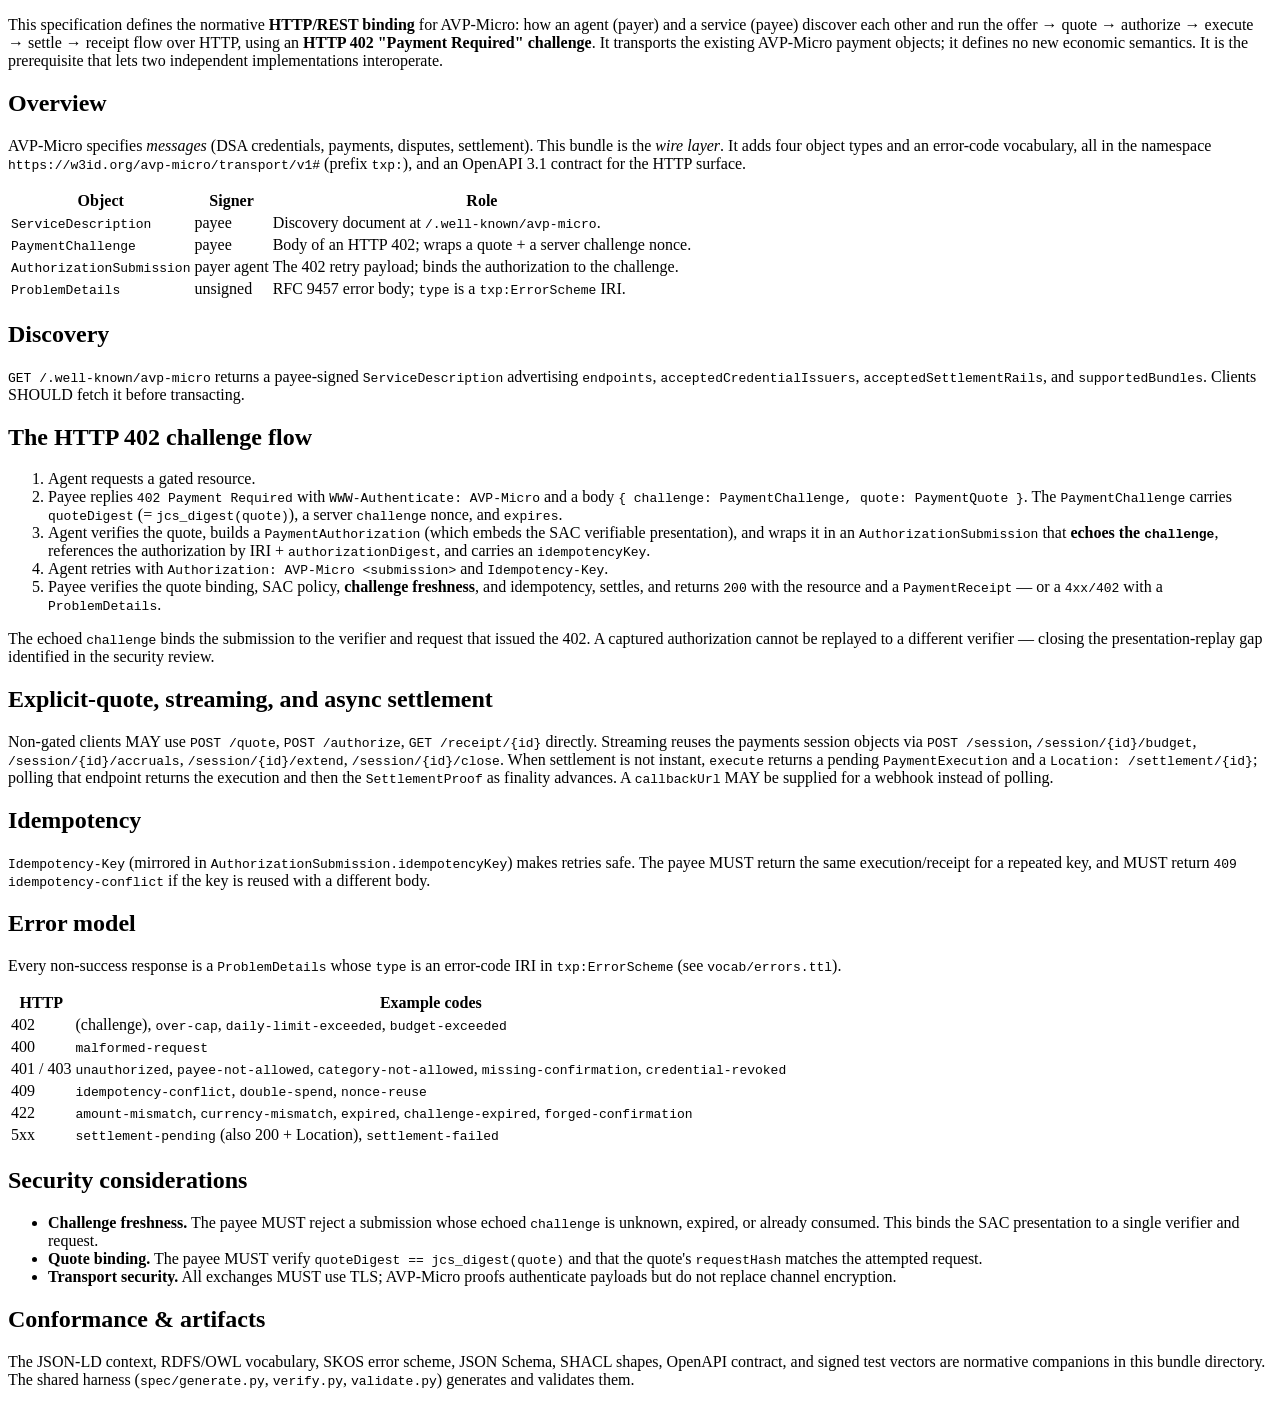
<file: spec/transport/index.html>
<!DOCTYPE html>
<html lang="en">
<head>
  <meta charset="utf-8">
  <title>AVP-Micro Transport &amp; Protocol Binding</title>
  <script src="https://www.w3.org/Tools/respec/respec-w3c" class="remove" defer></script>
  <script class="remove">
    var respecConfig = {
      specStatus: "unofficial",
      editors: [{ name: "AVP-Micro Working Group" }],
      github: "https://example.com/avp-micro",
      shortName: "avp-micro-transport",
      latestVersion: "https://w3id.org/avp-micro/transport/v1",
      edDraftURI: "https://w3id.org/avp-micro/transport/v1",
      group: "unofficial"
    };
  </script>
</head>
<body>
  <section id="abstract">
    <p>
      This specification defines the normative <strong>HTTP/REST binding</strong> for
      AVP-Micro: how an agent (payer) and a service (payee) discover each other and run
      the offer &rarr; quote &rarr; authorize &rarr; execute &rarr; settle &rarr; receipt
      flow over HTTP, using an <strong>HTTP 402 "Payment Required" challenge</strong>. It
      transports the existing AVP-Micro payment objects; it defines no new economic
      semantics. It is the prerequisite that lets two independent implementations
      interoperate.
    </p>
  </section>
  <section id="sotd"></section>

  <section>
    <h2>Overview</h2>
    <p>
      AVP-Micro specifies <em>messages</em> (DSA credentials, payments, disputes,
      settlement). This bundle is the <em>wire layer</em>. It adds four object types and
      an error-code vocabulary, all in the namespace
      <code>https://w3id.org/avp-micro/transport/v1#</code> (prefix <code>txp:</code>),
      and an OpenAPI 3.1 contract for the HTTP surface.
    </p>
    <table class="simple">
      <thead><tr><th>Object</th><th>Signer</th><th>Role</th></tr></thead>
      <tbody>
        <tr><td><code>ServiceDescription</code></td><td>payee</td><td>Discovery document at <code>/.well-known/avp-micro</code>.</td></tr>
        <tr><td><code>PaymentChallenge</code></td><td>payee</td><td>Body of an HTTP 402; wraps a quote + a server challenge nonce.</td></tr>
        <tr><td><code>AuthorizationSubmission</code></td><td>payer agent</td><td>The 402 retry payload; binds the authorization to the challenge.</td></tr>
        <tr><td><code>ProblemDetails</code></td><td>unsigned</td><td>RFC 9457 error body; <code>type</code> is a <code>txp:ErrorScheme</code> IRI.</td></tr>
      </tbody>
    </table>
  </section>

  <section>
    <h2>Discovery</h2>
    <p>
      <code>GET /.well-known/avp-micro</code> returns a payee-signed
      <code>ServiceDescription</code> advertising <code>endpoints</code>,
      <code>acceptedCredentialIssuers</code>, <code>acceptedSettlementRails</code>, and
      <code>supportedBundles</code>. Clients SHOULD fetch it before transacting.
    </p>
  </section>

  <section>
    <h2>The HTTP 402 challenge flow</h2>
    <ol>
      <li>Agent requests a gated resource.</li>
      <li>Payee replies <code>402 Payment Required</code> with
        <code>WWW-Authenticate: AVP-Micro</code> and a body
        <code>{ challenge: PaymentChallenge, quote: PaymentQuote }</code>. The
        <code>PaymentChallenge</code> carries <code>quoteDigest</code> (=
        <code>jcs_digest(quote)</code>), a server <code>challenge</code> nonce, and
        <code>expires</code>.</li>
      <li>Agent verifies the quote, builds a <code>PaymentAuthorization</code> (which
        embeds the SAC verifiable presentation), and wraps it in an
        <code>AuthorizationSubmission</code> that <strong>echoes the
        <code>challenge</code></strong>, references the authorization by IRI +
        <code>authorizationDigest</code>, and carries an <code>idempotencyKey</code>.</li>
      <li>Agent retries with <code>Authorization: AVP-Micro &lt;submission&gt;</code> and
        <code>Idempotency-Key</code>.</li>
      <li>Payee verifies the quote binding, SAC policy, <strong>challenge
        freshness</strong>, and idempotency, settles, and returns <code>200</code> with
        the resource and a <code>PaymentReceipt</code> &mdash; or a <code>4xx/402</code>
        with a <code>ProblemDetails</code>.</li>
    </ol>
    <p class="note">
      The echoed <code>challenge</code> binds the submission to the verifier and request
      that issued the 402. A captured authorization cannot be replayed to a different
      verifier &mdash; closing the presentation-replay gap identified in the security
      review.
    </p>
  </section>

  <section>
    <h2>Explicit-quote, streaming, and async settlement</h2>
    <p>
      Non-gated clients MAY use <code>POST /quote</code>, <code>POST /authorize</code>,
      <code>GET /receipt/{id}</code> directly. Streaming reuses the payments session
      objects via <code>POST /session</code>, <code>/session/{id}/budget</code>,
      <code>/session/{id}/accruals</code>, <code>/session/{id}/extend</code>,
      <code>/session/{id}/close</code>. When settlement is not instant,
      <code>execute</code> returns a pending <code>PaymentExecution</code> and a
      <code>Location: /settlement/{id}</code>; polling that endpoint returns the
      execution and then the <code>SettlementProof</code> as finality advances. A
      <code>callbackUrl</code> MAY be supplied for a webhook instead of polling.
    </p>
  </section>

  <section>
    <h2>Idempotency</h2>
    <p>
      <code>Idempotency-Key</code> (mirrored in
      <code>AuthorizationSubmission.idempotencyKey</code>) makes retries safe. The payee
      MUST return the same execution/receipt for a repeated key, and MUST return
      <code>409 idempotency-conflict</code> if the key is reused with a different body.
    </p>
  </section>

  <section>
    <h2>Error model</h2>
    <p>
      Every non-success response is a <code>ProblemDetails</code> whose <code>type</code>
      is an error-code IRI in <code>txp:ErrorScheme</code> (see <code>vocab/errors.ttl</code>).
    </p>
    <table class="simple">
      <thead><tr><th>HTTP</th><th>Example codes</th></tr></thead>
      <tbody>
        <tr><td>402</td><td>(challenge), <code>over-cap</code>, <code>daily-limit-exceeded</code>, <code>budget-exceeded</code></td></tr>
        <tr><td>400</td><td><code>malformed-request</code></td></tr>
        <tr><td>401 / 403</td><td><code>unauthorized</code>, <code>payee-not-allowed</code>, <code>category-not-allowed</code>, <code>missing-confirmation</code>, <code>credential-revoked</code></td></tr>
        <tr><td>409</td><td><code>idempotency-conflict</code>, <code>double-spend</code>, <code>nonce-reuse</code></td></tr>
        <tr><td>422</td><td><code>amount-mismatch</code>, <code>currency-mismatch</code>, <code>expired</code>, <code>challenge-expired</code>, <code>forged-confirmation</code></td></tr>
        <tr><td>5xx</td><td><code>settlement-pending</code> (also 200 + Location), <code>settlement-failed</code></td></tr>
      </tbody>
    </table>
  </section>

  <section class="informative">
    <h2>Security considerations</h2>
    <ul>
      <li><strong>Challenge freshness.</strong> The payee MUST reject a submission whose
        echoed <code>challenge</code> is unknown, expired, or already consumed. This binds
        the SAC presentation to a single verifier and request.</li>
      <li><strong>Quote binding.</strong> The payee MUST verify
        <code>quoteDigest == jcs_digest(quote)</code> and that the quote's
        <code>requestHash</code> matches the attempted request.</li>
      <li><strong>Transport security.</strong> All exchanges MUST use TLS; AVP-Micro
        proofs authenticate payloads but do not replace channel encryption.</li>
    </ul>
  </section>

  <section>
    <h2>Conformance &amp; artifacts</h2>
    <p>
      The JSON-LD context, RDFS/OWL vocabulary, SKOS error scheme, JSON Schema, SHACL
      shapes, OpenAPI contract, and signed test vectors are normative companions in this
      bundle directory. The shared harness (<code>spec/generate.py</code>,
      <code>verify.py</code>, <code>validate.py</code>) generates and validates them.
    </p>
  </section>
</body>
</html>
</file>
<file: assets/avp.css>
/* ============================================================
   AVP-Micro landing site
   Product-landing style · Royal Blue -> Teal
   No build step, no runtime dependencies.
   ============================================================ */

:root {
  /* palette */
  --blue:    #1d4ed8;
  --blue-2:  #2563eb;
  --teal:    #14b8a6;
  --teal-2:  #0d9488;
  --ink:     #0f172a;
  --ink-2:   #111827;
  --slate:   #334155;
  --muted:   #64748b;
  --line:    #e2e8f0;
  --surface: #eff6ff;
  --soft:    #f8fafc;
  --bg:      #ffffff;
  --white:   #ffffff;

  --grad: linear-gradient(135deg, var(--blue), var(--teal));
  --grad-soft: linear-gradient(165deg, #eef2ff 0%, #ffffff 70%);

  /* code panel */
  --code-bg:   #0b1224;
  --code-line: #1c2742;
  --code-key:  #5eead4;
  --code-str:  #93c5fd;
  --code-num:  #fca5a5;
  --code-com:  #64748b;
  --code-fg:   #cbd5e1;

  --radius:   16px;
  --radius-sm:10px;
  --shadow:   0 1px 2px rgba(15,23,42,.04), 0 12px 28px -12px rgba(15,23,42,.18);
  --shadow-sm:0 1px 2px rgba(15,23,42,.05), 0 6px 16px -10px rgba(15,23,42,.15);
  --maxw: 1140px;
  --nav-h: 64px;

  --sans: -apple-system, BlinkMacSystemFont, "Segoe UI", Roboto, Helvetica, Arial, sans-serif;
  --mono: "SF Mono", ui-monospace, "JetBrains Mono", "Cascadia Code", Menlo, Consolas, monospace;
}

* { box-sizing: border-box; }

html { scroll-behavior: smooth; }

body {
  margin: 0;
  font-family: var(--sans);
  color: var(--slate);
  background: var(--bg);
  line-height: 1.6;
  -webkit-font-smoothing: antialiased;
  text-rendering: optimizeLegibility;
}

h1, h2, h3, h4 { color: var(--ink); line-height: 1.15; margin: 0 0 .5em; letter-spacing: -.02em; }
h2 { font-size: clamp(1.7rem, 1.1rem + 2.4vw, 2.5rem); }
h3 { font-size: 1.18rem; letter-spacing: -.01em; }
p  { margin: 0 0 1rem; }
a  { color: var(--blue); text-decoration: none; }
a:hover { text-decoration: underline; }

code, kbd, pre { font-family: var(--mono); }

.container { max-width: var(--maxw); margin: 0 auto; padding: 0 24px; }

/* ---------- section rhythm ---------- */
section { padding: 84px 0; scroll-margin-top: calc(var(--nav-h) + 12px); }
.section-soft { background: var(--soft); }
.section-dark { background: var(--ink); color: #cbd5e1; }
.section-dark h2, .section-dark h3 { color: #fff; }

.eyebrow {
  display: inline-block;
  font-size: .76rem; font-weight: 700; letter-spacing: .12em; text-transform: uppercase;
  color: var(--blue);
  margin-bottom: .65rem;
}
.section-dark .eyebrow { color: var(--teal); }
.lead { font-size: 1.12rem; color: var(--muted); max-width: 64ch; }
.section-head { max-width: 70ch; margin-bottom: 2.6rem; }
.center { text-align: center; margin-left: auto; margin-right: auto; }

/* ============================================================
   NAV
   ============================================================ */
.nav {
  position: sticky; top: 0; z-index: 50;
  height: var(--nav-h);
  background: rgba(255,255,255,.82);
  backdrop-filter: saturate(180%) blur(12px);
  border-bottom: 1px solid var(--line);
}
.nav-inner { display: flex; align-items: center; gap: 20px; height: 100%; }
.brand { display: inline-flex; align-items: center; gap: 9px; font-weight: 800; color: var(--ink); font-size: 1.05rem; letter-spacing: -.02em; }
.brand:hover { text-decoration: none; }
.brand svg { width: 26px; height: 26px; display: block; }
.nav-links { display: flex; gap: 4px; margin-left: auto; align-items: center; }
.nav-links a {
  color: var(--slate); font-weight: 500; font-size: .92rem;
  padding: 7px 11px; border-radius: 8px; white-space: nowrap;
}
.nav-links a:hover { background: var(--surface); color: var(--blue); text-decoration: none; }
.nav-links a.active { color: var(--blue); }
.nav-cta {
  background: var(--ink); color: #fff !important;
  padding: 8px 15px !important; border-radius: 9px; font-weight: 600 !important;
}
.nav-cta:hover { background: var(--blue) !important; }
.nav-toggle {
  display: none; margin-left: auto;
  background: none; border: 1px solid var(--line); border-radius: 9px;
  width: 42px; height: 38px; cursor: pointer; color: var(--ink);
  align-items: center; justify-content: center;
}
.nav-toggle svg { width: 22px; height: 22px; }

/* ============================================================
   BUTTONS
   ============================================================ */
.btn {
  display: inline-flex; align-items: center; gap: 8px;
  font-weight: 600; font-size: .98rem;
  padding: 12px 22px; border-radius: 11px; cursor: pointer;
  border: 1px solid transparent; transition: transform .15s ease, box-shadow .15s ease, background .15s ease;
}
.btn:hover { text-decoration: none; transform: translateY(-1px); }
.btn-primary { background: var(--grad); color: #fff; box-shadow: 0 8px 20px -8px rgba(29,78,216,.6); }
.btn-primary:hover { box-shadow: 0 12px 26px -8px rgba(20,184,166,.55); }
.btn-ghost { background: #fff; color: var(--ink); border-color: var(--line); }
.btn-ghost:hover { border-color: var(--blue); color: var(--blue); }
.section-dark .btn-ghost { background: transparent; color: #e2e8f0; border-color: #334155; }
.section-dark .btn-ghost:hover { border-color: var(--teal); color: #fff; }
.btn-demo { background: #fff; color: var(--teal-2); border-color: #99f6e4; }
.btn-demo:hover { border-color: var(--teal); color: var(--teal-2); box-shadow: 0 10px 24px -10px rgba(20,184,166,.5); }
.live-dot { width: 9px; height: 9px; border-radius: 50%; background: var(--teal); box-shadow: 0 0 0 0 rgba(20,184,166,.55); animation: livePulse 2s infinite; }
@keyframes livePulse { 70% { box-shadow: 0 0 0 8px rgba(20,184,166,0); } 100% { box-shadow: 0 0 0 0 rgba(20,184,166,0); } }

/* ============================================================
   HERO
   ============================================================ */
.hero { background: var(--grad-soft); position: relative; overflow: hidden; padding-top: 64px; }
.hero::after {
  content: ""; position: absolute; inset: 0; pointer-events: none;
  background:
    radial-gradient(60% 50% at 85% 0%, rgba(20,184,166,.14), transparent 60%),
    radial-gradient(50% 45% at 0% 20%, rgba(29,78,216,.12), transparent 60%);
}
.hero .container { position: relative; z-index: 1; }
.hero-badge {
  display: inline-flex; align-items: center; gap: 8px;
  background: #fff; border: 1px solid var(--line); border-radius: 999px;
  padding: 6px 14px; font-size: .82rem; color: var(--slate); font-weight: 500;
  box-shadow: var(--shadow-sm); margin-bottom: 22px;
}
.hero-badge .dot { width: 8px; height: 8px; border-radius: 50%; background: var(--teal); }
.hero h1 {
  font-size: clamp(2.3rem, 1.2rem + 4.6vw, 4rem);
  letter-spacing: -.035em; margin: 0 0 .5em; max-width: 16ch;
}
.hero h1 .grad {
  background: var(--grad); -webkit-background-clip: text; background-clip: text; color: transparent;
}
.hero-sub { font-size: 1.22rem; color: var(--slate); max-width: 60ch; margin-bottom: 2rem; }
.hero-cta { display: flex; gap: 14px; flex-wrap: wrap; }
.hero-meta { margin-top: 30px; display: flex; gap: 26px; flex-wrap: wrap; color: var(--muted); font-size: .9rem; }
.hero-meta b { color: var(--ink); }
.hero-note { margin-top: 26px; font-size: .85rem; color: var(--muted); }

/* ============================================================
   GENERIC GRIDS / CARDS
   ============================================================ */
.grid { display: grid; gap: 20px; }
.grid-2 { grid-template-columns: repeat(2, 1fr); }
.grid-3 { grid-template-columns: repeat(3, 1fr); }

.card {
  background: #fff; border: 1px solid var(--line); border-radius: var(--radius);
  padding: 26px; box-shadow: var(--shadow-sm);
}
.card .ico {
  width: 42px; height: 42px; border-radius: 11px; display: grid; place-items: center;
  background: var(--surface); color: var(--blue); margin-bottom: 14px;
}
.card .ico svg { width: 22px; height: 22px; }
.card h3 { margin-bottom: .35rem; }
.card p { color: var(--muted); margin: 0; font-size: .96rem; }
.q-num { font: 800 .85rem/1 var(--mono); color: var(--teal); }

/* problem: "why not X" strip */
.notcard {
  display: flex; gap: 14px; align-items: flex-start;
  padding: 16px 18px; border: 1px solid var(--line); border-radius: var(--radius-sm); background: #fff;
}
.notcard b { color: var(--ink); }
.notcard .x { color: #dc2626; font-weight: 800; flex: none; }

/* ============================================================
   INSIGHT — architecture stack diagram
   ============================================================ */
.arch { max-width: 900px; margin: 0 auto; }
.arch-layer { border-radius: 18px; padding: 24px 26px; }
.arch-head { display: flex; align-items: center; gap: 11px; font-weight: 700; font-size: 1.1rem; }
.arch-head .tag { font: 700 .62rem/1 var(--mono); letter-spacing: .12em; text-transform: uppercase; padding: 5px 9px; border-radius: 7px; flex: none; }
.arch-layer .sub { font-size: .92rem; margin: 6px 0 18px; }

/* trust layer (gradient, on top) */
.arch-trust { background: var(--grad); color: #fff; box-shadow: 0 22px 48px -22px rgba(29,78,216,.7); }
.arch-trust .tag { background: rgba(255,255,255,.2); color: #fff; }
.arch-trust .sub { color: #fff; opacity: .92; }
.arch-trust .sub em { font-style: normal; font-weight: 700; }
.arch-pillars { display: grid; grid-template-columns: repeat(3, 1fr); gap: 13px; }
.arch-pillar { background: rgba(255,255,255,.13); border: 1px solid rgba(255,255,255,.28); border-radius: 12px; padding: 15px 16px; }
.arch-pillar .pi { display: flex; align-items: center; gap: 9px; font-weight: 700; font-size: .94rem; color: #fff; margin-bottom: 6px; }
.arch-pillar .pi svg { width: 19px; height: 19px; flex: none; }
.arch-pillar p { margin: 0; font-size: .83rem; line-height: 1.5; color: #fff; opacity: .9; }

/* settlement-agnostic interface boundary */
.arch-interface { position: relative; display: flex; align-items: center; justify-content: center; padding: 18px 0; }
.arch-interface::before { content: ""; position: absolute; left: 4%; right: 4%; top: 50%; border-top: 2px dashed #94a3b8; }
.arch-interface .pill { position: relative; background: var(--soft); border: 1px solid var(--line); border-radius: 999px; padding: 8px 18px; font-size: .84rem; font-weight: 600; color: var(--slate); box-shadow: var(--shadow-sm); text-align: center; }
.arch-interface .pill b { color: var(--blue); }

/* settlement layer (dark infrastructure, pluggable) */
.arch-settle { background: var(--ink); border: 1px solid #233150; box-shadow: 0 22px 48px -22px rgba(15,23,42,.55); }
.arch-settle .arch-head { color: #fff; }
.arch-settle .arch-head .muted { font-weight: 500; color: #94a3b8; font-size: .85rem; }
.arch-settle .tag { background: rgba(255,255,255,.1); color: #e2e8f0; border: 1px solid rgba(255,255,255,.2); }
.arch-settle .sub { color: #94a3b8; }
.arch-rails { display: flex; flex-wrap: wrap; gap: 10px; }
.rail-mod { display: inline-flex; align-items: center; gap: 9px; background: rgba(255,255,255,.06); border: 1px solid rgba(255,255,255,.16); border-radius: 11px; padding: 10px 14px; font-size: .86rem; font-weight: 500; color: #cbd5e1; transition: border-color .15s ease, transform .15s ease, background .15s ease; }
.rail-mod:hover { border-color: var(--teal); background: rgba(20,184,166,.12); transform: translateY(-2px); }
.rail-mod .dot { width: 9px; height: 9px; border-radius: 3px; background: var(--grad); flex: none; }

/* ============================================================
   SPEC CARDS
   ============================================================ */
.spec-grid { grid-template-columns: repeat(3, 1fr); }
.spec-card {
  display: flex; flex-direction: column; position: relative;
  background: #fff; border: 1px solid var(--line); border-radius: var(--radius);
  padding: 24px; box-shadow: var(--shadow-sm);
  transition: transform .18s ease, box-shadow .18s ease, border-color .18s ease;
}
.spec-card:hover { transform: translateY(-4px); box-shadow: var(--shadow); border-color: #c7d2fe; text-decoration: none; }
.spec-card .tag {
  font: 700 .7rem/1 var(--mono); letter-spacing: .08em; text-transform: uppercase;
  color: var(--teal-2); margin-bottom: 12px;
}
.spec-card h3 { color: var(--ink); margin-bottom: .3rem; }
.spec-card .role { color: var(--muted); font-size: .95rem; flex: 1; margin-bottom: 16px; }
.spec-card .dep { font-size: .8rem; color: var(--slate); margin-bottom: 10px; }
.spec-card .dep b { color: var(--ink); }
.spec-card .ns { font: 500 .76rem/1.4 var(--mono); color: var(--blue); word-break: break-all; }
.spec-card .go { margin-top: 14px; font-weight: 600; font-size: .9rem; color: var(--blue); display: inline-flex; align-items: center; gap: 6px; }
.spec-card:hover .go svg { transform: translateX(3px); }
.spec-card .go svg { width: 15px; height: 15px; transition: transform .18s ease; }

/* ============================================================
   FLOW + CODE (how it works)
   ============================================================ */
.flow { display: flex; align-items: stretch; gap: 0; flex-wrap: wrap; margin-bottom: 38px; }
.flow-step {
  flex: 1; min-width: 150px; background: #fff; border: 1px solid var(--line);
  border-radius: 12px; padding: 16px 18px; position: relative;
}
.flow-step .s { font: 700 .72rem/1 var(--mono); color: var(--teal); }
.flow-step b { display: block; color: var(--ink); margin: 6px 0 2px; }
.flow-step span { font-size: .85rem; color: var(--muted); }
.flow-arrow { display: grid; place-items: center; color: #cbd5e1; padding: 0 6px; flex: none; }
.flow-arrow svg { width: 22px; height: 22px; }

.codepanel { border-radius: var(--radius); overflow: hidden; border: 1px solid var(--code-line); box-shadow: var(--shadow); }
.tabs { display: flex; gap: 2px; background: #060b18; padding: 8px 8px 0; overflow-x: auto; }
.tab {
  background: transparent; border: none; cursor: pointer;
  color: #94a3b8; font: 600 .84rem/1 var(--sans);
  padding: 10px 15px; border-radius: 9px 9px 0 0; white-space: nowrap;
}
.tab:hover { color: #e2e8f0; }
.tab[aria-selected="true"] { background: var(--code-bg); color: #fff; }
.code-body { background: var(--code-bg); }
.codeblock { margin: 0; padding: 22px 24px; overflow-x: auto; font-size: .84rem; line-height: 1.7; color: var(--code-fg); }
.codeblock[hidden] { display: none; }
.codeblock .cap { color: var(--code-com); display: block; margin-bottom: 8px; }
.k { color: var(--code-key); }
.s { color: var(--code-str); }
.n { color: var(--code-num); }
.c { color: var(--code-com); font-style: italic; }
.runline {
  display: flex; align-items: center; gap: 12px; flex-wrap: wrap;
  margin-top: 22px; padding: 16px 20px; background: var(--code-bg);
  border: 1px solid var(--code-line); border-radius: 12px;
  font-family: var(--mono); font-size: .9rem; color: var(--code-fg);
}
.runline .prompt { color: var(--teal); }
.runline .pass { margin-left: auto; color: #052e16; background: #4ade80; font-weight: 700; padding: 3px 12px; border-radius: 999px; font-family: var(--sans); font-size: .78rem; }

/* ============================================================
   CHALLENGES
   ============================================================ */
.chal { display: grid; grid-template-columns: repeat(2, 1fr); gap: 18px; }
.chal-card { background: #fff; border: 1px solid var(--line); border-radius: var(--radius); padding: 24px; }
.chal-card .cat { font: 700 .72rem/1 var(--mono); letter-spacing: .08em; text-transform: uppercase; color: var(--blue); }
.chal-card h3 { margin: 10px 0 .5rem; font-size: 1.05rem; }
.chal-card p { font-size: .94rem; color: var(--muted); margin: 0; }
.chal-card .fix { margin-top: 12px; padding-top: 12px; border-top: 1px solid var(--line); font-size: .9rem; color: var(--slate); }
.chal-card .fix b { color: var(--teal-2); }

/* ============================================================
   FEATURES
   ============================================================ */
.feat-grid { grid-template-columns: repeat(3, 1fr); gap: 16px; }
.feat {
  display: flex; gap: 13px; align-items: flex-start;
  padding: 18px; background: #fff; border: 1px solid var(--line); border-radius: 12px;
}
.feat .ck { flex: none; width: 26px; height: 26px; border-radius: 7px; background: var(--surface); color: var(--blue); display: grid; place-items: center; }
.feat .ck svg { width: 16px; height: 16px; }
.feat b { color: var(--ink); display: block; font-size: .95rem; }
.feat span { font-size: .85rem; color: var(--muted); }

/* ============================================================
   COMPARISON
   ============================================================ */
.table-wrap { overflow-x: auto; border: 1px solid var(--line); border-radius: var(--radius); box-shadow: var(--shadow-sm); background: #fff; }
table.cmp { width: 100%; border-collapse: collapse; min-width: 720px; font-size: .92rem; }
table.cmp th, table.cmp td { text-align: left; padding: 14px 18px; border-bottom: 1px solid var(--line); vertical-align: top; }
table.cmp thead th { background: var(--ink); color: #fff; font-weight: 600; font-size: .82rem; letter-spacing: .03em; text-transform: uppercase; }
table.cmp thead th:first-child { border-top-left-radius: var(--radius); }
table.cmp thead th:last-child { border-top-right-radius: var(--radius); }
table.cmp tbody tr:hover { background: var(--soft); }
table.cmp tr.self td { background: var(--surface); }
table.cmp tr.self td:first-child { box-shadow: inset 3px 0 0 var(--blue); }
table.cmp td b { color: var(--ink); }
.pill { display: inline-block; font: 600 .72rem/1 var(--sans); padding: 4px 9px; border-radius: 999px; }
.pill-blue { background: #dbeafe; color: #1e40af; }
.pill-teal { background: #ccfbf1; color: #0f766e; }
.pill-gray { background: #e2e8f0; color: #475569; }

.gap-grid { grid-template-columns: repeat(2, 1fr); gap: 18px; margin-top: 36px; }
.gap-card { padding: 22px 24px; border-radius: var(--radius); border: 1px solid; }
.gap-have { background: #f0fdf4; border-color: #bbf7d0; }
.gap-have h4 { color: #166534; }
.gap-need { background: #fff7ed; border-color: #fed7aa; }
.gap-need h4 { color: #9a3412; }
.gap-card h4 { margin: 0 0 12px; font-size: .82rem; letter-spacing: .06em; text-transform: uppercase; }
.gap-card ul { margin: 0; padding-left: 18px; }
.gap-card li { font-size: .92rem; margin-bottom: 7px; color: var(--slate); }
.gap-fill { grid-column: 1 / -1; background: #eff6ff; border-color: #bfdbfe; margin-top: -2px; }
.gap-fill h4 { color: #1e40af; }
.gap-map { margin: 0; display: grid; grid-template-columns: repeat(2, 1fr); gap: 14px 28px; }
.gap-map dt { font-weight: 700; font-size: .92rem; color: var(--ink); margin-bottom: 3px; }
.gap-map dd { margin: 0; font-size: .9rem; line-height: 1.55; color: var(--slate); }
.gap-map a { border-bottom: 1px solid #bfdbfe; }
.gap-map a:hover { border-bottom-color: var(--blue); }
.gap-map code { font-size: .85em; background: #dbeafe; color: #1e3a8a; padding: .08em .34em; border-radius: 5px; }

/* ============================================================
   CONFORMANCE (dark)
   ============================================================ */
.conf-grid { grid-template-columns: repeat(3, 1fr); gap: 20px; margin-bottom: 36px; }
.conf-card { background: #111a30; border: 1px solid #1f2a44; border-radius: var(--radius); padding: 24px; }
.conf-card h3 { color: #fff; font-size: 1.05rem; }
.conf-card p { color: #94a3b8; font-size: .92rem; margin: 0; }
.conf-card .ico { background: #0b1224; color: var(--teal); }
.conf-demo-link { display: inline-flex; align-items: center; gap: 7px; margin-top: 14px; font-weight: 600; font-size: .92rem; color: var(--teal); }
.conf-demo-link:hover { color: #fff; }
.conf-demo-link svg { width: 15px; height: 15px; }
.badges { display: flex; gap: 12px; flex-wrap: wrap; }
.badge {
  display: inline-flex; align-items: center; gap: 9px;
  background: #0b1224; border: 1px solid #1f2a44; border-radius: 11px;
  padding: 12px 18px; font-family: var(--mono); font-size: .9rem; color: #cbd5e1;
}
.badge .ok { color: #052e16; background: #4ade80; font-weight: 800; font-family: var(--sans); font-size: .72rem; padding: 2px 8px; border-radius: 999px; }

/* ============================================================
   FOOTER
   ============================================================ */
.footer { background: #060b18; color: #94a3b8; padding: 56px 0 40px; }
.footer .top { display: flex; justify-content: space-between; gap: 40px; flex-wrap: wrap; margin-bottom: 34px; }
.footer .brand { color: #fff; }
.footer .brand svg { filter: none; }
.footer p { max-width: 42ch; font-size: .92rem; color: #94a3b8; }
.footer h5 { color: #e2e8f0; font-size: .78rem; letter-spacing: .08em; text-transform: uppercase; margin: 0 0 14px; }
.footer .cols { display: flex; gap: 56px; flex-wrap: wrap; }
.footer a { color: #cbd5e1; font-size: .9rem; display: block; padding: 4px 0; }
.footer a:hover { color: #fff; }
.footer .ns-list code { display: block; font-size: .76rem; color: #7dd3fc; padding: 3px 0; word-break: break-all; }
.footer .bar { border-top: 1px solid #1f2a44; padding-top: 22px; display: flex; justify-content: space-between; gap: 16px; flex-wrap: wrap; font-size: .85rem; }

/* ============================================================
   RESPONSIVE
   ============================================================ */
@media (max-width: 920px) {
  .grid-3, .spec-grid, .feat-grid, .conf-grid { grid-template-columns: repeat(2, 1fr); }
}
@media (max-width: 760px) {
  section { padding: 60px 0; }
  .nav-links {
    position: fixed; top: var(--nav-h); left: 0; right: 0;
    flex-direction: column; align-items: stretch; gap: 2px;
    background: #fff; border-bottom: 1px solid var(--line);
    padding: 12px 16px 18px; box-shadow: var(--shadow);
    transform: translateY(-130%); transition: transform .25s ease; visibility: hidden;
  }
  .nav-links.open { transform: translateY(0); visibility: visible; }
  .nav-links a { padding: 12px 12px; border-radius: 9px; }
  .nav-toggle { display: inline-flex; }
  .grid-2, .grid-3, .spec-grid, .feat-grid, .chal, .conf-grid, .gap-grid, .arch-pillars, .gap-map { grid-template-columns: 1fr; }
  .flow-arrow { transform: rotate(90deg); width: 100%; padding: 4px 0; }
  .flow-step { min-width: 0; }
  .hero-cta { flex-direction: column; align-items: stretch; }
  .hero-cta .btn { justify-content: center; }
}

@media (prefers-reduced-motion: reduce) {
  html { scroll-behavior: auto; }
  * { transition: none !important; animation: none !important; }
}
</file>
